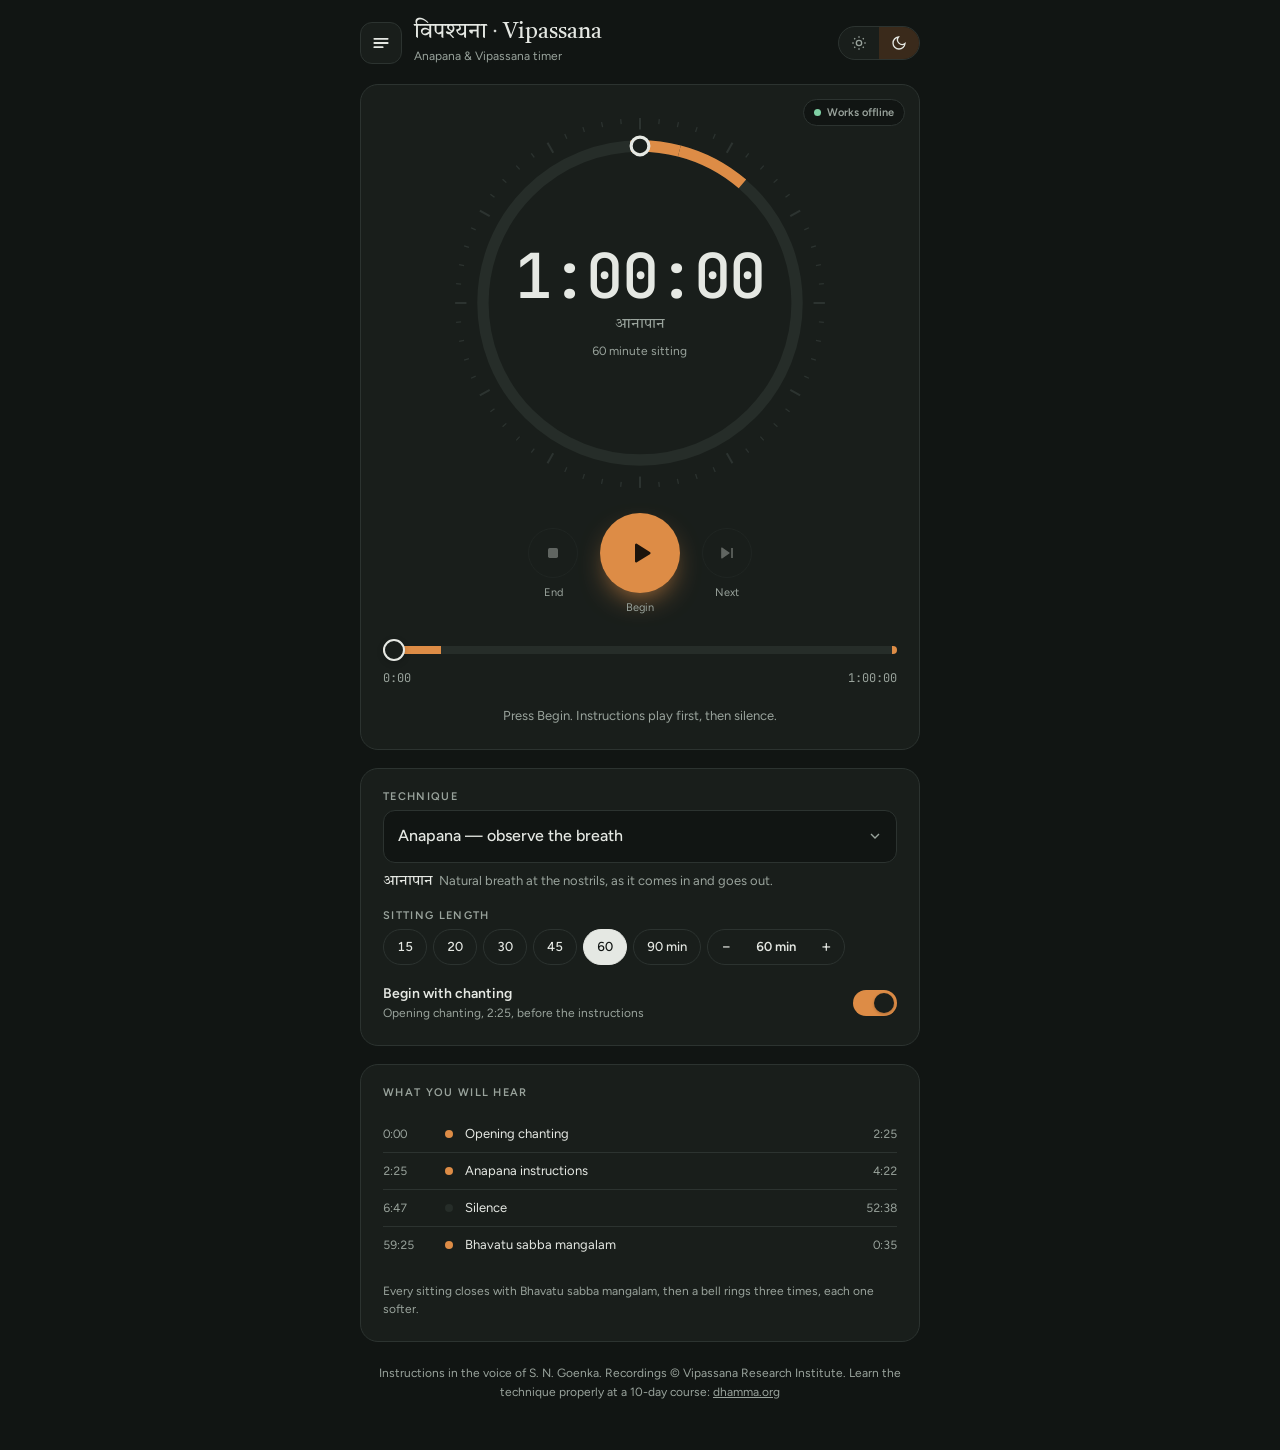
<file: index.html>
<!doctype html>
<html lang="en">
<head>
<meta charset="utf-8">
<meta name="viewport" content="width=device-width, initial-scale=1, viewport-fit=cover">
<title>Vipassana</title>
<meta name="description" content="Anapana and Vipassana sitting timer. Instructions at the start, silence in between, closing on time. Works offline.">
<meta name="theme-color" content="#111513" id="themeColor">
<link rel="manifest" href="manifest.webmanifest">
<link rel="icon" href="icons/icon-192.png" type="image/png">
<link rel="apple-touch-icon" href="icons/apple-touch-icon.png">
<meta name="apple-mobile-web-app-capable" content="yes">
<meta name="mobile-web-app-capable" content="yes">
<meta name="apple-mobile-web-app-title" content="Vipassana">
<meta name="application-name" content="Vipassana">
<meta name="apple-mobile-web-app-status-bar-style" content="default">
<link rel="preload" href="fonts/jetbrains-mono-latin-500-normal.woff2" as="font" type="font/woff2" crossorigin>
<link rel="stylesheet" href="styles.css">
</head>
<body>
<div class="shell">
  <header class="top">
    <button class="menubtn" id="menuBtn" aria-label="Open menu" aria-controls="drawer" aria-expanded="false"><svg viewBox="0 0 24 24" fill="none" stroke="currentColor" stroke-width="2.2" stroke-linecap="round"><path d="M4 7h16M4 12h16M4 17h10"/></svg></button>
    <div class="brand"><b>विपश्यना · Vipassana</b><span>Anapana &amp; Vipassana timer</span></div>
    <div class="theme" role="group" aria-label="Theme">
      <button id="thLight" aria-pressed="true" aria-label="Light theme"><svg viewBox="0 0 24 24" fill="none" stroke="currentColor" stroke-width="2"><circle cx="12" cy="12" r="4"/><path d="M12 2v2M12 20v2M4.9 4.9l1.4 1.4M17.7 17.7l1.4 1.4M2 12h2M20 12h2M4.9 19.1l1.4-1.4M17.7 6.3l1.4-1.4"/></svg></button>
      <button id="thDark" aria-pressed="false" aria-label="Dark theme"><svg viewBox="0 0 24 24" fill="none" stroke="currentColor" stroke-width="2"><path d="M21 12.8A9 9 0 1 1 11.2 3a7 7 0 0 0 9.8 9.8z"/></svg></button>
    </div>
  </header>

  <div class="installbar" id="installBar" hidden>
    <img src="icons/icon-192.png" alt="" width="40" height="40">
    <p id="installText"></p>
    <button class="installgo" id="installGo">Install</button>
    <button class="installx" id="installX" aria-label="Dismiss"><svg viewBox="0 0 24 24" fill="none" stroke="currentColor" stroke-width="2.2" stroke-linecap="round"><path d="M6 6l12 12M18 6L6 18"/></svg></button>
  </div>

  <main class="app">
    <section class="panel player" aria-label="Player">
      <div class="offbadge" id="offbadge"><span class="d"></span><span id="offbadgeText">Checking…</span></div>
      <div class="viz">
        <svg viewBox="0 0 300 300" aria-hidden="true">
          <circle class="breath" cx="150" cy="150" r="104"/>
          <g id="ticks"></g>
          <circle class="track" cx="150" cy="150" r="124"/>
          <g id="arcs"></g>
          <circle id="prog" class="prog" cx="150" cy="150" r="124" transform="rotate(-90 150 150)"/>
          <circle id="dot" class="dot" cx="150" cy="26" r="7"/>
        </svg>
        <div class="overlay">
          <div class="time" id="time" role="timer" aria-live="off">60:00</div>
          <div class="state" id="state"><span class="wave" aria-hidden="true"><i></i><i></i><i></i><i></i></span><span id="stateText">आनापान</span></div>
          <div class="sub" id="sub"></div>
        </div>
      </div>

      <div class="transport">
        <div class="tcol"><button class="round" id="end" aria-label="End sitting" disabled><svg viewBox="0 0 24 24" fill="currentColor"><rect x="6" y="6" width="12" height="12" rx="2"/></svg></button><span class="btnlabel">End</span></div>
        <div class="tcol"><button class="round play" id="play" aria-label="Begin sitting"><svg id="playIcon" viewBox="0 0 24 24" fill="currentColor"><path d="M8 5.5v13a1 1 0 0 0 1.5.9l10.4-6.5a1 1 0 0 0 0-1.8L9.5 4.6A1 1 0 0 0 8 5.5z"/></svg></button><span class="btnlabel" id="playLabel">Begin</span></div>
        <div class="tcol"><button class="round" id="skip" aria-label="Jump to next instruction" disabled><svg viewBox="0 0 24 24" fill="currentColor"><path d="M5 6.2v11.6a.8.8 0 0 0 1.2.7l8.6-5.8a.8.8 0 0 0 0-1.4L6.2 5.5a.8.8 0 0 0-1.2.7zM17 6h2v12h-2z"/></svg></button><span class="btnlabel">Next</span></div>
      </div>
      <div class="seekwrap">
        <input type="range" id="seek" min="0" max="3600" step="1" value="0" aria-label="Move to a point in the sitting">
        <div class="seektimes"><span id="seekAt">0:00</span><span id="seekEnd">60:00</span></div>
      </div>
      <div class="next" id="next" aria-live="polite">Press Begin. Instructions play first, then silence.</div>
    </section>

    <section class="panel setup" aria-label="Sitting settings">
      <div class="field">
        <label class="label" for="tech">Technique</label>
        <div class="selectwrap">
          <select id="tech">
            <option value="A">Anapana — observe the breath</option>
            <option value="V">Vipassana — observe sensations</option>
            <option value="AV">Anapana, then Vipassana</option>
            <option value="AVM">Anapana, Vipassana, then Maitri</option>
            <option value="FULL">Old Students Full Instructions 45 minutes</option>
          </select>
          <span class="selval" id="selval" aria-hidden="true"></span>
          <svg viewBox="0 0 24 24" fill="none" stroke="currentColor" stroke-width="2" aria-hidden="true"><path d="m6 9 6 6 6-6"/></svg>
        </div>
        <p class="techhint" id="techhint"></p>
      </div>

      <div class="field">
        <span class="label" id="lenLabel">Sitting length</span>
        <div class="chips" id="chips" role="group" aria-labelledby="lenLabel">
          <button class="chip" data-min="15">15</button><button class="chip" data-min="20">20</button>
          <button class="chip" data-min="30">30</button><button class="chip" data-min="45">45</button>
          <button class="chip" data-min="60">60</button><button class="chip" data-min="90">90 min</button>
          <span class="stepper"><button id="minus" aria-label="5 minutes less">−</button><output id="mins">60 min</output><button id="plus" aria-label="5 minutes more">+</button></span>
        </div>
      </div>


      <p class="fixednote" id="fixedNote" hidden>This option plays the complete recording, so its length is fixed.</p>
      <label class="toggle" id="chantRow" for="chant">
        <span><b>Begin with chanting</b><small id="chantLen"></small></span>
        <input type="checkbox" id="chant" role="switch">
      </label>

      <div class="warn" id="warn" hidden></div>
    </section>


    <section class="panel planpanel" aria-label="What you will hear">
      <span class="label">What you will hear</span>
      <ol class="plan" id="plan"></ol>
      <p class="endnote">Every sitting closes with Bhavatu sabba mangalam, then a bell rings three times, each one softer.</p>
    </section>

    <footer class="credit">
      Instructions in the voice of S. N. Goenka. Recordings © Vipassana Research Institute.
      Learn the technique properly at a 10-day course: <a href="https://www.dhamma.org" target="_blank" rel="noopener">dhamma.org</a>
    </footer>
  </main>
</div>
<!-- menu: the timer plus each section of the Vipassana concept -->
<div class="scrim" id="scrim" hidden></div>
<nav class="drawer" id="drawer" aria-label="Menu" hidden>
  <div class="drawerhead"><b>विपश्यना</b><button class="iconbtn" id="drawerClose" aria-label="Close menu"><svg viewBox="0 0 24 24" fill="none" stroke="currentColor" stroke-width="2.2" stroke-linecap="round"><path d="M6 6l12 12M18 6L6 18"/></svg></button></div>
  <button class="navitem" data-go="timer"><span class="ic"><svg viewBox="0 0 24 24" fill="none" stroke="currentColor" stroke-width="2"><circle cx="12" cy="13" r="8"/><path d="M12 9v4l2.5 2M9 2h6"/></svg></span><span><b>Sitting timer</b><small>Anapana, Vipassana, Maitri</small></span></button>
  <button class="navitem" id="installNav" hidden><span class="ic"><svg viewBox="0 0 24 24" fill="none" stroke="currentColor" stroke-width="2" stroke-linecap="round"><path d="M12 3v12M7 10l5 5 5-5M5 21h14"/></svg></span><span><b>Install app</b><small>Add Vipassana to your home screen</small></span></button>
  <span class="navlabel">Understand the practice</span>
  <button class="navitem" data-go="concept"><span class="ic">1</span><span><b>Concept</b><small>Reacting vs observing, two examples</small></span></button>
  <button class="navitem" data-go="vp"><span class="ic">2</span><span><b>Vipassana</b><small>Anapana, Vipassana and Maitri</small></span></button>
  <button class="navitem" data-go="hi"><span class="ic">3</span><span><b>History</b><small>How the technique came down to us</small></span></button>
  <button class="navitem" data-go="gu"><span class="ic">4</span><span><b>Gurus</b><small>The lineage of teachers</small></span></button>
  <button class="navitem" data-go="tt"><span class="ic">5</span><span><b>Timetable</b><small>A day on a 10-day course</small></span></button>
  <button class="navitem" data-go="fe"><span class="ic">6</span><span><b>Fees &amp; centres</b><small>How courses are run</small></span></button>
</nav>

<!-- a section opens over the timer, so a sitting keeps playing underneath -->
<section class="learn" id="learn" aria-label="Learn" hidden>
  <div class="learnbar">
    <button class="iconbtn" id="learnMenu" aria-label="Open menu"><svg viewBox="0 0 24 24" fill="none" stroke="currentColor" stroke-width="2.2" stroke-linecap="round"><path d="M4 7h16M4 12h16M4 17h10"/></svg></button>
    <b id="learnTitle">Concept</b>
    <button class="minitimer" id="miniTimer" hidden aria-label="Back to the timer"><span class="d"></span><span id="miniTime">0:00</span></button>
    <button class="iconbtn" id="learnClose" aria-label="Back to the timer"><svg viewBox="0 0 24 24" fill="none" stroke="currentColor" stroke-width="2.2" stroke-linecap="round"><path d="M6 6l12 12M18 6L6 18"/></svg></button>
  </div>
  <iframe id="learnFrame" title="Vipassana concept" allow="fullscreen" allowfullscreen></iframe>
</section>
<script src="app.js"></script>
</body>
</html>
</file>
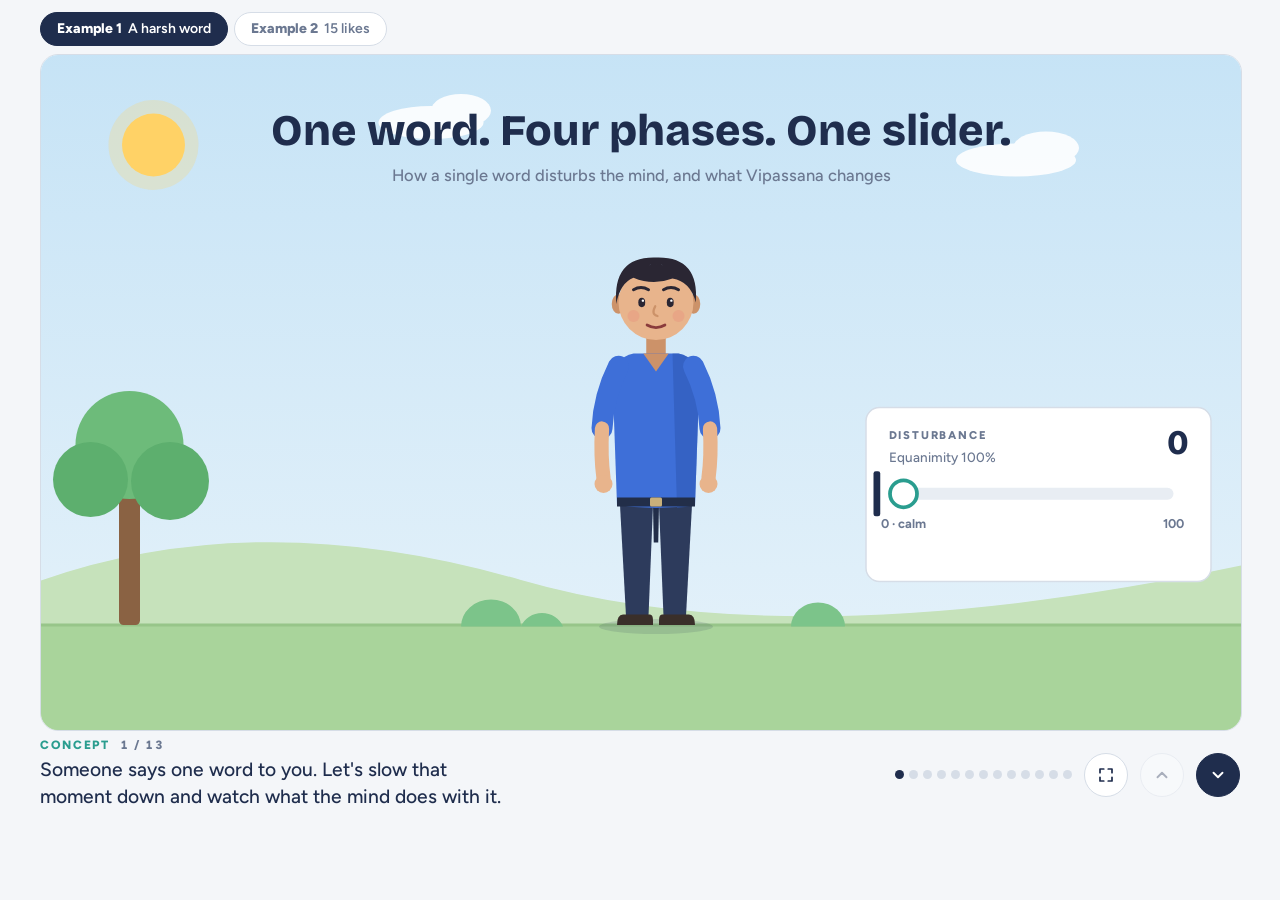
<file: learn.html>
<!doctype html><html><head><meta charset=utf8><meta name=viewport content="width=device-width,initial-scale=1,viewport-fit=cover"><style>:root{color-scheme:light;box-sizing:border-box;padding-top:env(safe-area-inset-top,0px);padding-bottom:env(safe-area-inset-bottom,0px)}html{scroll-padding-top:env(safe-area-inset-top,0px)}body{margin:0;padding:0;font:14px -apple-system,BlinkMacSystemFont,sans-serif;background:#fff;color:#000}img{max-width:100%}[hidden]:not([hidden=until-found i]){display:none!important}</style></head><body>
<style>
@font-face{font-family:"Bricolage Grotesque";src:url(fonts/bricolage-grotesque-latin-500-normal.woff2) format("woff2");font-weight:500;font-display:swap}
@font-face{font-family:"Bricolage Grotesque";src:url(fonts/bricolage-grotesque-latin-700-normal.woff2) format("woff2");font-weight:700;font-display:swap}
@font-face{font-family:"Bricolage Grotesque";src:url(fonts/bricolage-grotesque-latin-800-normal.woff2) format("woff2");font-weight:800;font-display:swap}
@font-face{font-family:"Figtree";src:url(fonts/figtree-latin-400-normal.woff2) format("woff2");font-weight:400;font-display:swap}
@font-face{font-family:"Figtree";src:url(fonts/figtree-latin-500-normal.woff2) format("woff2");font-weight:500;font-display:swap}
@font-face{font-family:"Figtree";src:url(fonts/figtree-latin-600-normal.woff2) format("woff2");font-weight:600;font-display:swap}
@font-face{font-family:"Figtree";src:url(fonts/figtree-latin-700-normal.woff2) format("woff2");font-weight:700;font-display:swap}
@font-face{font-family:"Figtree";src:url(fonts/figtree-latin-800-normal.woff2) format("woff2");font-weight:800;font-display:swap}
@font-face{font-family:"Caveat";src:url(fonts/caveat-latin-500-normal.woff2) format("woff2");font-weight:500;font-display:swap}
@font-face{font-family:"Caveat";src:url(fonts/caveat-latin-700-normal.woff2) format("woff2");font-weight:700;font-display:swap}
@font-face{font-family:"Tiro Devanagari Hindi";src:url(fonts/tiro-devanagari-hindi-devanagari-400-normal.woff2) format("woff2");unicode-range:U+0900-097F,U+1CD0-1CF9,U+200C-200D,U+20A8,U+20B9,U+25CC,U+A830-A839,U+A8E0-A8FF;font-display:swap}
@font-face{font-family:"Tiro Devanagari Hindi";src:url(fonts/tiro-devanagari-hindi-latin-400-normal.woff2) format("woff2");unicode-range:U+0000-00FF,U+2000-206F;font-display:swap}
</style>
<title>Vipassana Concept</title>
<meta name="claude:viewport-fit-sides" content="cover">
<style>
/* Layout: tab bar + example switcher, one 16:9 stage, caption + controls below. Light theme by choice. */
:root{
  color-scheme: light;
  --paper:#F4F6F9; --card:#FFFFFF; --ink:#1F2D4D; --muted:#6B7891; --line:#D6DDE7;
  --calm:#2A9D8F; --hot:#E0524A; --glow:#F0A93B;
  --f-display:"Bricolage Grotesque","Segoe UI",system-ui,sans-serif;
  --f-body:"Figtree","Segoe UI",system-ui,sans-serif;
  --f-hand:"Caveat","Comic Sans MS",cursive;
}
html,body{height:100%}
body{background:var(--paper);color:var(--ink);font-family:var(--f-body);display:flex;flex-direction:column;align-items:center;
  padding-left:max(16px,env(safe-area-inset-left,0px));padding-right:max(16px,env(safe-area-inset-right,0px));padding-block:12px;box-sizing:border-box;gap:10px}
.wrap{width:min(100%,calc((100vh - 150px)*16/9));display:flex;flex-direction:column;gap:8px}
.head{display:flex;align-items:flex-end;justify-content:space-between;gap:12px;flex-wrap:wrap;border-bottom:1.5px solid var(--line);padding-bottom:6px}
:fullscreen body,body:fullscreen{padding-block:8px}
.tabs{display:flex;gap:6px}
.tab{font:700 15px/1 var(--f-body);color:var(--muted);background:none;border:0;padding:10px 14px 12px;position:relative;cursor:pointer}
.tab[aria-selected="true"]{color:var(--ink)}
.tab[aria-selected="true"]::after{content:"";position:absolute;left:8px;right:8px;bottom:-7.5px;height:3px;border-radius:3px;background:var(--calm)}
.subtabs{display:flex;gap:6px;flex-wrap:wrap}
.sub{font:600 14px/1 var(--f-body);color:var(--muted);background:var(--card);border:1.5px solid var(--line);border-radius:999px;padding:9px 16px;cursor:pointer}
.sub[aria-selected="true"]{background:var(--ink);border-color:var(--ink);color:var(--card)}
.sub b{font-weight:800;margin-right:6px}
.tab:focus-visible,.sub:focus-visible,.ctrl:focus-visible,.dot:focus-visible{outline:2px solid var(--glow);outline-offset:2px}
.stage{width:100%;aspect-ratio:16/9;background:var(--card);border:1.5px solid var(--line);border-radius:18px;overflow:hidden;cursor:pointer;position:relative}
.stage svg[hidden]{display:none!important}
.stage svg{display:block;width:100%;height:100%;position:absolute;inset:0}
.stage.scroll{overflow-y:auto;overscroll-behavior:contain}
.stage.scroll #svg-tt{position:relative;height:auto}
.bar{display:flex;align-items:center;gap:18px;flex-wrap:wrap}
.cap{flex:1 1 320px;min-width:0}
.kicker{font:800 12px/1 var(--f-body);letter-spacing:.14em;text-transform:uppercase;color:var(--calm);display:flex;gap:10px}
.kicker .n{color:var(--muted);font-variant-numeric:tabular-nums}
.text{font:500 clamp(15px,1.5vw,20px)/1.4 var(--f-body);margin-top:6px;text-wrap:balance}
.ctrls{display:flex;align-items:center;gap:12px}
.dots{display:flex;gap:5px;flex-wrap:wrap;max-width:240px}
.dot{width:9px;height:9px;border-radius:50%;border:0;padding:0;background:var(--line);cursor:pointer}
.dot.done{background:var(--muted)} .dot.on{background:var(--ink)}
.ctrl{width:44px;height:44px;border-radius:50%;border:1.5px solid var(--line);background:var(--card);display:grid;place-items:center;cursor:pointer;color:var(--ink)}
.ctrl.primary{background:var(--ink);color:var(--card);border-color:var(--ink)}
.ctrl:disabled{opacity:.35;cursor:default}
/* svg text */
.t-label{font:800 15px var(--f-body);letter-spacing:.16em;fill:var(--muted)}
.t-title{font:700 27px var(--f-display);fill:var(--ink)}
.t-small{font:500 17px var(--f-body);fill:var(--muted)}
.t-body{font:600 18px var(--f-body);fill:var(--ink)}
.t-hand{font-family:var(--f-hand);font-weight:700;fill:var(--ink)}
.t-big{font:800 46px var(--f-display);fill:var(--ink);font-variant-numeric:tabular-nums}
.bx{fill:#fff;stroke:var(--ink);stroke-width:2.5}
#svg-vp *{pointer-events:none}
#svg-vp .vp-seg{pointer-events:auto}

/* --- added for the app --- */
.tabs{display:none}
.head{border-bottom:0;padding-bottom:0;justify-content:flex-start}
body:not([data-section="concept"]) .head{display:none}
/* leave room for the caption below the picture (and the example tabs on Concept) at every screen size */
.wrap{width:min(100%,calc((100dvh - 170px)*16/9))}
body[data-section="concept"] .wrap{width:min(100%,calc((100dvh - 225px)*16/9))}
/* dark theme, following the app's switch: the page goes dark; the drawings keep their colours (their text is dark ink on light scenery) and are dimmed a little */
html.dark{color-scheme:dark}
html.dark body{background:#111513;color:#E5E8E3}
html.dark .sub{background:#191E1B;border-color:#2C3330;color:#A3ADA6}
html.dark .sub[aria-selected="true"]{background:#E5E8E3;border-color:#E5E8E3;color:#111513}
html.dark .kicker{color:#5FC4B6}
html.dark .kicker .n{color:#99A39C}
html.dark .sidenav button{background:#191E1B;border-color:#2C3330;color:#E5E8E3}
html.dark body.rot .wrap{background:#111513}
html.dark .text{color:#E5E8E3}
html.dark .ctrl{background:#191E1B;border-color:#2C3330;color:#E5E8E3}
html.dark .ctrl.primary{background:#E5E8E3;border-color:#E5E8E3;color:#111513}
html.dark .dot{background:#2F3733}
html.dark .dot.done{background:#6F7A73}
html.dark .dot.on{background:#E5E8E3}
html.dark .stage{border-color:#2C3330;filter:brightness(.88)}
@media (max-width:760px) and (orientation:portrait){
  body{padding-block:10px;gap:8px;justify-content:flex-start}
  .wrap,body[data-section] .wrap{width:100%;gap:10px}
  .stage{border-radius:12px}
  .sub{padding:8px 12px;font-size:13px}
  .bar{gap:12px}
  .cap{flex-basis:100%}
  .ctrls{width:100%;justify-content:space-between}
  .dots{max-width:none;flex:1}
  .text{font-size:15px}
  body .rotbtn{display:flex}
}


.sidenav{display:none;grid-area:nav;justify-content:space-between;gap:8px}
.sidenav button{width:38px;height:38px;border-radius:10px;border:1.5px solid var(--line);background:var(--card);color:var(--ink);display:grid;place-items:center;cursor:pointer}
.sidenav svg{width:18px;height:18px}
.rotbtn{display:none;align-items:center;justify-content:center;gap:8px;width:100%;border:0;border-radius:12px;padding:12px 14px;background:var(--calm);color:#fff;font:700 15px/1.2 var(--f-body);cursor:pointer}
.rotbtn svg{flex:none}
@media (max-height:520px) and (orientation:landscape){
body[data-section]{--W:100vw;--H:100dvh}

body[data-section]{padding:0;overflow:hidden;--side:clamp(150px, calc(var(--W) - (var(--H) - 16px) * 16 / 9 - 40px), 300px)}
body[data-section] .wrap{display:grid;grid-template-columns:auto var(--side);grid-template-rows:auto auto minmax(0,1fr);grid-template-areas:"stage nav" "stage head" "stage bar";column-gap:12px;row-gap:8px;width:var(--W);height:var(--H);max-width:none;padding:8px 10px 8px 8px;box-sizing:border-box;align-items:start}
body[data-section] .stage{grid-area:stage;align-self:center;width:min(calc((var(--H) - 16px) * 16 / 9), calc(var(--W) - 30px - var(--side)));height:auto;aspect-ratio:16/9;border-radius:12px}
body[data-section] .head{grid-area:head;border:0;padding:0;margin:0}
body[data-section] .subtabs{flex-direction:column;align-items:stretch;gap:6px;width:100%}
body[data-section] .sub{padding:7px 10px;font-size:12px;text-align:left}
body[data-section] .sub b{display:block;margin:0 0 2px}
body[data-section] .bar{grid-area:bar;display:flex;flex-direction:column;flex-wrap:nowrap;align-items:stretch;gap:8px;height:100%;min-height:0}
body[data-section] .cap{flex:1 1 auto;min-height:0;overflow-y:auto}
body[data-section] .text{font-size:13px;line-height:1.4;margin-top:4px;display:block;overflow:visible}
body[data-section] .kicker{font-size:10px;flex-wrap:wrap;gap:6px}
body[data-section] .ctrls{width:auto;justify-content:space-between;gap:6px;flex:none}
body[data-section] .dots{display:none}
body[data-section] .ctrl{width:40px;height:40px}
body[data-section] .sidenav{display:flex}
body[data-section] .rotbtn{display:none}
}
body.rot{--W:100dvh;--H:100vw;overflow:hidden}
body[data-section].rot .wrap{position:fixed;top:0;left:0;z-index:5;background:var(--paper);transform-origin:top left;transform:translateX(100vw) rotate(90deg)}

body[data-section].rot{padding:0;overflow:hidden;--side:clamp(150px, calc(var(--W) - (var(--H) - 16px) * 16 / 9 - 40px), 300px)}
body[data-section].rot .wrap{display:grid;grid-template-columns:auto var(--side);grid-template-rows:auto auto minmax(0,1fr);grid-template-areas:"stage nav" "stage head" "stage bar";column-gap:12px;row-gap:8px;width:var(--W);height:var(--H);max-width:none;padding:8px 10px 8px 8px;box-sizing:border-box;align-items:start}
body[data-section].rot .stage{grid-area:stage;align-self:center;width:min(calc((var(--H) - 16px) * 16 / 9), calc(var(--W) - 30px - var(--side)));height:auto;aspect-ratio:16/9;border-radius:12px}
body[data-section].rot .head{grid-area:head;border:0;padding:0;margin:0}
body[data-section].rot .subtabs{flex-direction:column;align-items:stretch;gap:6px;width:100%}
body[data-section].rot .sub{padding:7px 10px;font-size:12px;text-align:left}
body[data-section].rot .sub b{display:block;margin:0 0 2px}
body[data-section].rot .bar{grid-area:bar;display:flex;flex-direction:column;flex-wrap:nowrap;align-items:stretch;gap:8px;height:100%;min-height:0}
body[data-section].rot .cap{flex:1 1 auto;min-height:0;overflow-y:auto}
body[data-section].rot .text{font-size:13px;line-height:1.4;margin-top:4px;display:block;overflow:visible}
body[data-section].rot .kicker{font-size:10px;flex-wrap:wrap;gap:6px}
body[data-section].rot .ctrls{width:auto;justify-content:space-between;gap:6px;flex:none}
body[data-section].rot .dots{display:none}
body[data-section].rot .ctrl{width:40px;height:40px}
body[data-section].rot .sidenav{display:flex}
body[data-section].rot .rotbtn{display:none}
</style>

<div class="wrap">
  <div class="head">
    <nav class="tabs" role="tablist" aria-label="Sections"><button class="tab" role="tab" data-tab="concept" aria-selected="true">Concept</button><button class="tab" role="tab" data-tab="vp" aria-selected="false">Vipassana</button><button class="tab" role="tab" data-tab="hi" aria-selected="false">History</button><button class="tab" role="tab" data-tab="gu" aria-selected="false">Gurus</button><button class="tab" role="tab" data-tab="tt" aria-selected="false">Timetable</button><button class="tab" role="tab" data-tab="fe" aria-selected="false">Fees &amp; centres</button></nav>
    <div class="subtabs" role="tablist" aria-label="Examples">
      <button class="sub" role="tab" data-deck="e1" aria-selected="true"><b>Example 1</b>A harsh word</button>
      <button class="sub" role="tab" data-deck="e2" aria-selected="false"><b>Example 2</b>15 likes</button>
    </div>
  </div>
  <div class="stage" id="stage">
    <svg id="svg-e1" viewBox="0 0 1600 900" xmlns="http://www.w3.org/2000/svg" role="img" aria-label="Example 1: a harsh word"></svg>
    <svg id="svg-e2" viewBox="0 0 1600 900" xmlns="http://www.w3.org/2000/svg" role="img" aria-label="Example 2: fifteen likes"></svg>
    <svg id="svg-vp" viewBox="0 0 1600 900" xmlns="http://www.w3.org/2000/svg" role="img" aria-label="Anapana, Vipassana and Maitri"></svg>
    <svg id="svg-hi" viewBox="0 0 1600 900" xmlns="http://www.w3.org/2000/svg" role="img" aria-label="History of Vipassana"></svg>
    <svg id="svg-gu" viewBox="0 0 1600 900" xmlns="http://www.w3.org/2000/svg" role="img" aria-label="Lineage of teachers"></svg>
    <svg id="svg-tt" viewBox="0 0 1600 900" xmlns="http://www.w3.org/2000/svg" role="img" aria-label="Daily timetable"></svg>
    <svg id="svg-fe" viewBox="0 0 1600 900" xmlns="http://www.w3.org/2000/svg" role="img" aria-label="Fees and centres"></svg>
  </div>
  <div class="bar">
    <div class="cap" aria-live="polite">
      <div class="kicker"><span id="kick"></span><span class="n" id="num"></span></div>
      <div class="text" id="capText"></div>
    </div>
    <div class="ctrls">
      <div class="dots" id="dots"></div>
      <button class="ctrl" id="fs" aria-label="Full screen" title="Full screen (F)"><svg width="18" height="18" viewBox="0 0 24 24" fill="none" stroke="currentColor" stroke-width="2.3" stroke-linecap="round" stroke-linejoin="round"><path d="M4 9V4h5M20 9V4h-5M4 15v5h5M20 15v5h-5"/></svg></button>
      <button class="ctrl" id="prev" aria-label="Previous step"><svg width="18" height="18" viewBox="0 0 24 24" fill="none" stroke="currentColor" stroke-width="2.5" stroke-linecap="round" stroke-linejoin="round"><path d="M6 15l6-6 6 6"/></svg></button>
      <button class="ctrl primary" id="next" aria-label="Next step"><svg width="18" height="18" viewBox="0 0 24 24" fill="none" stroke="currentColor" stroke-width="2.5" stroke-linecap="round" stroke-linejoin="round"><path d="M6 9l6 6 6-6"/></svg></button>
    </div>
  </div>
</div>

<script src="vendor/gsap.min.js"></script>
<script>
(function(){
const C={ink:"#1F2D4D",calm:"#2A9D8F",hot:"#E0524A",amb:"#F0A93B",muted:"#6B7891",
  skin:"#E8B48C",skinS:"#CC9269",hair:"#2A2633",blush:"#E98C7C",lip:"#8A3B3B",
  heroShirt:"#3E6FD8",heroShirtS:"#2F58B4",heroPants:"#2D3B5C",heroPantsS:"#222E49",shoes:"#3A2F2A",
  spkShirt:"#9A6BD0",spkShirtS:"#7C52B2",spkPants:"#59627A",spkPantsS:"#474F64",spkHair:"#4A3426",spkSkin:"#D9A27A",spkSkinS:"#BC855E",
  momSaree:"#D2467A",momSareeS:"#A93460",momBorder:"#F0A93B",momBlouse:"#7A2E5B",momSkin:"#DCA47F",momSkinS:"#C08861",momHair:"#3B3540"};
const HERO={skin:C.skin,skinS:C.skinS,hair:C.hair,shirt:C.heroShirt,shirtS:C.heroShirtS,pants:C.heroPants,pantsS:C.heroPantsS,shoes:C.shoes,hairStyle:"short"};

/* ================= drawing kit ================= */
function defs(p){return `<defs>
<radialGradient id="${p}-red"><stop offset="0" stop-color="#E0524A" stop-opacity=".9"/><stop offset=".55" stop-color="#E0524A" stop-opacity=".45"/><stop offset="1" stop-color="#E0524A" stop-opacity="0"/></radialGradient>
<radialGradient id="${p}-amb"><stop offset="0" stop-color="#F0A93B" stop-opacity=".95"/><stop offset="1" stop-color="#F0A93B" stop-opacity="0"/></radialGradient>
<radialGradient id="${p}-tealGlow"><stop offset="0" stop-color="#2A9D8F" stop-opacity=".35"/><stop offset="1" stop-color="#2A9D8F" stop-opacity="0"/></radialGradient>
<linearGradient id="${p}-meterGrad" x1="1150" x2="1510" y1="0" y2="0" gradientUnits="userSpaceOnUse"><stop offset="0" stop-color="#2A9D8F"/><stop offset=".5" stop-color="#F0A93B"/><stop offset="1" stop-color="#E0524A"/></linearGradient>
<linearGradient id="${p}-beam" x1="0" y1="1" x2="0" y2="0"><stop offset="0" stop-color="#7FD8EC" stop-opacity=".85"/><stop offset="1" stop-color="#7FD8EC" stop-opacity=".08"/></linearGradient>
<linearGradient id="${p}-reelSky" x1="0" y1="0" x2="0" y2="1"><stop offset="0" stop-color="#5EC6E3"/><stop offset="1" stop-color="#CFF3F3"/></linearGradient>
<linearGradient id="${p}-parkSky" x1="0" y1="0" x2="0" y2="1"><stop offset="0" stop-color="#BFE0F5"/><stop offset="1" stop-color="#EEF6FB"/></linearGradient>
<clipPath id="${p}-dbClip"><rect x="152" y="66" width="136" height="72" rx="8"/></clipPath>
<clipPath id="${p}-scr"><rect x="812" y="258" width="226" height="454" rx="24"/></clipPath>
</defs>`}

function head(o,x,y){
  const hs=o.hairStyle||"short"; let back="",cap="",extra="";
  if(hs==="bun"){
    back=`<circle cx="${x+4}" cy="${y-52}" r="25" fill="${o.hair}"/>`;
    cap=`<path d="M${x-52},${y+8} Q${x-58},${y-60} ${x},${y-58} Q${x+58},${y-60} ${x+52},${y+8} Q${x+46},${y-30} ${x+2},${y-36} Q${x-44},${y-30} ${x-52},${y+8} Z" fill="${o.hair}"/>
      <path d="M${x+2},${y-57} L${x+2},${y-38}" stroke="#6E6774" stroke-width="2"/>
      <path d="M${x-42},${y-36} q12,-15 32,-17" stroke="#9A93A0" stroke-width="3.5" fill="none" stroke-linecap="round"/>`;
    extra=`<circle cx="${x}" cy="${y-25}" r="3.8" fill="${C.hot}"/>`;
  } else if(hs==="side"){
    cap=`<path d="M${x-53},${y-2} Q${x-52},${y-66} ${x+8},${y-62} Q${x+62},${y-58} ${x+53},${y} Q${x+46},${y-34} ${x+10},${y-40} Q${x-28},${y-44} ${x-53},${y-2} Z" fill="${o.hair}"/>`;
    extra=o.noMustache?"":`<path d="M${x-15},${y+22} q15,-7 30,0" stroke="${o.hair}" stroke-width="5.5" stroke-linecap="round" fill="none"/>`;
  } else if(hs==="shaved"){
    cap=`<path d="M${x-49},${y-8} Q${x-46},${y-50} ${x},${y-50} Q${x+46},${y-50} ${x+49},${y-8} Q${x},${y-36} ${x-49},${y-8} Z" fill="${o.hair}" opacity=".18"/>`;
  } else if(hs==="curls"){
    back=`<ellipse cx="${x}" cy="${y-58}" rx="24" ry="18" fill="${o.hair}"/>`;
    cap=`<path d="M${x-52},${y-2} Q${x-56},${y-60} ${x},${y-60} Q${x+56},${y-60} ${x+52},${y-2} Q${x+30},${y-30} ${x},${y-32} Q${x-30},${y-30} ${x-52},${y-2} Z" fill="${o.hair}"/>`+
      [[-30,-40],[-14,-48],[2,-50],[18,-48],[34,-40],[-38,-24],[-22,-38],[-6,-40],[10,-40],[26,-38],[42,-24],[-6,-66],[8,-66],[-14,-58],[16,-58]].map(([a,b])=>`<circle cx="${x+a}" cy="${y+b}" r="4.2" fill="#3E5079"/>`).join("");
  } else if(hs==="wrap"){
    cap=`<path d="M${x-53},${y+4} Q${x-56},${y-30} ${x-46},${y-30} L${x+46},${y-30} Q${x+56},${y-30} ${x+53},${y+4} Q${x+48},${y-18} ${x},${y-20} Q${x-48},${y-18} ${x-53},${y+4} Z" fill="${o.hair}"/>
      <path d="M${x-54},${y-12} Q${x-56},${y-68} ${x},${y-68} Q${x+56},${y-68} ${x+54},${y-12} Q${x},${y-30} ${x-54},${y-12} Z" fill="${o.wrapColor}" stroke="#C9B9C2" stroke-width="2"/>
      <path d="M${x-44},${y-30} Q${x},${y-50} ${x+44},${y-30} M${x-40},${y-46} Q${x},${y-62} ${x+40},${y-46}" stroke="#D8C8D0" stroke-width="2" fill="none"/>
      <ellipse cx="${x+50}" cy="${y-44}" rx="17" ry="11" fill="${o.wrapColor}" stroke="#C9B9C2" stroke-width="2"/><path d="M${x+60},${y-50} q22,-14 34,-4" stroke="${o.wrapColor}" stroke-width="9" fill="none" stroke-linecap="round"/>`;
  } else {
    cap=`<path d="M${x-53},${y+2} Q${x-58},${y-62} ${x},${y-60} Q${x+58},${y-62} ${x+53},${y} Q${x+46},${y-28} ${x+22},${y-32} Q${x-4},${y-22} ${x-30},${y-33} Q${x-48},${y-26} ${x-53},${y+2} Z" fill="${o.hair}"/>`;
  }
  const open=o.eyes!=="closed";
  const glasses=o.glasses?`<rect x="${x-32}" y="${y-10}" width="25" height="18" rx="6" fill="#1F2433"/><rect x="${x+7}" y="${y-10}" width="25" height="18" rx="6" fill="#1F2433"/><path d="M${x-7},${y-3} h14" stroke="#1F2433" stroke-width="3"/>`:"";
  return `${back}
  <ellipse cx="${x-50}" cy="${y+(o.urna?10:2)}" rx="9" ry="${o.urna?22:13}" fill="${o.skinS}"/><ellipse cx="${x+50}" cy="${y+(o.urna?10:2)}" rx="9" ry="${o.urna?22:13}" fill="${o.skinS}"/>
  <circle cx="${x}" cy="${y}" r="50" fill="${o.skin}"/>
  ${cap}
  <circle cx="${x-30}" cy="${y+18}" r="8" fill="${C.blush}" opacity=".35"/><circle cx="${x+30}" cy="${y+18}" r="8" fill="${C.blush}" opacity=".35"/>
  <g class="eyes-open" opacity="${open?1:0}"><ellipse cx="${x-19}" cy="${y}" rx="4.6" ry="6.2" fill="${C.hair}"/><ellipse cx="${x+19}" cy="${y}" rx="4.6" ry="6.2" fill="${C.hair}"/><circle cx="${x-17.5}" cy="${y-2.5}" r="1.6" fill="#fff"/><circle cx="${x+20.5}" cy="${y-2.5}" r="1.6" fill="#fff"/></g>
  <g class="eyes-closed" opacity="${open?0:1}"><path d="M${x-26},${y} q7,6 14,0 M${x+12},${y} q7,6 14,0" fill="none" stroke="${C.hair}" stroke-width="3.5" stroke-linecap="round"/></g>
  ${glasses}
  <path class="brow-l" d="M${x-30},${y-17} q10,-6 20,0" fill="none" stroke="${o.hair}" stroke-width="4" stroke-linecap="round"/>
  <path class="brow-r" d="M${x+10},${y-17} q10,-6 20,0" fill="none" stroke="${o.hair}" stroke-width="4" stroke-linecap="round"/>
  <path d="M${x-1},${y+5} q-6,11 3,13" fill="none" stroke="${o.skinS}" stroke-width="3" stroke-linecap="round"/>
  <path class="m-calm" d="M${x-12},${y+30} q12,7 24,0" fill="none" stroke="${C.lip}" stroke-width="3.5" stroke-linecap="round"/>
  <path class="m-frown" d="M${x-12},${y+35} q12,-8 24,0" fill="none" stroke="${C.lip}" stroke-width="3.5" stroke-linecap="round" opacity="0"/>
  <ellipse class="m-talk" cx="${x}" cy="${y+32}" rx="8" ry="2" fill="${C.lip}" opacity="0"/>
  ${o.old?`<path d="M${x-18},${y-28} q18,-5 36,0 M${x-13},${y-36} q13,-4 26,0 M${x-36},${y+12} q4,8 0,16 M${x+36},${y+12} q-4,8 0,16" stroke="${o.skinS}" stroke-width="2.2" fill="none" stroke-linecap="round"/>`:""}
  ${o.urna?`<circle cx="${x}" cy="${y-14}" r="3.2" fill="${o.skinS}"/>`:""}
  ${extra}${o.headExtra?o.headExtra(x,y):""}`;
}
const lim=(d,c,w)=>`<path d="${d}" fill="none" stroke="${c}" stroke-width="${w}" stroke-linecap="round" stroke-linejoin="round"/>`;
const shoes=c=>`<path d="M-44,-14 L-8,-14 Q-4,-14 -4,-6 L-4,0 L-52,0 Q-52,-14 -44,-14 Z" fill="${c}"/><path d="M8,-14 L44,-14 Q52,-14 52,0 L4,0 L4,-6 Q4,-14 8,-14 Z" fill="${c}"/>`;
const shadow=(rx=76)=>`<ellipse cx="0" cy="2" rx="${rx}" ry="10" fill="#1F2D4D" opacity=".13"/>`;

function standing(o){
  const arm=s=>{
    if(o.gesture&&s===1) return lim("M50,-345 Q74,-318 86,-288",o.shirt,28)+lim("M86,-288 Q110,-298 124,-326",o.skin,19)+`<circle cx="127" cy="-331" r="12" fill="${o.skin}"/>`+(o.handItem||"");
    return lim(`M${50*s},-345 Q${70*s},-305 ${72*s},-262`,o.shirt,28)+lim(`M${72*s},-262 Q${74*s},-225 ${70*s},-196`,o.skin,19)+`<circle cx="${70*s}" cy="-188" r="12" fill="${o.skin}"/>`;
  };
  return `<g transform="translate(${o.cx},${o.base})"><g id="${o.p}">${shadow()}
  <path d="M-48,-160 L-4,-160 L-10,-12 L-40,-12 Z" fill="${o.pants}"/><path d="M4,-160 L48,-160 L40,-12 L10,-12 Z" fill="${o.pants}"/>
  <path d="M-4,-160 L4,-160 L3,-110 L-3,-110 Z" fill="${o.pantsS}"/>
  ${shoes(o.shoes)}
  <rect x="-13" y="-392" width="26" height="36" fill="${o.skinS}"/>
  <path d="M-58,-330 Q-56,-356 -30,-362 L30,-362 Q56,-356 58,-330 L52,-160 Q0,-152 -52,-160 Z" fill="${o.shirt}"/>
  <path d="M22,-362 L30,-362 Q56,-356 58,-330 L52,-160 Q38,-157 28,-156 Z" fill="${o.shirtS}" opacity=".55"/>
  <path d="M-17,-362 L0,-338 L17,-362 Z" fill="${o.skinS}"/>
  <path d="M-52,-170 L52,-170 L52,-158 L-52,-158 Z" fill="${o.pantsS}"/><rect x="-8" y="-170" width="16" height="12" rx="2" fill="#C9B07A"/>
  ${arm(-1)}${arm(1)}
  ${head(o,0,-430)}
  </g></g>`;
}
function mother(o){
  return `<g transform="translate(${o.cx},${o.base})"><g id="${o.p}">${shadow(84)}
  <path d="M-50,-250 Q-76,-100 -72,0 L72,0 Q76,-100 50,-250 Z" fill="${C.momSaree}"/>
  <path d="M-16,-240 L-24,-16 M8,-240 L10,-16 M28,-240 L40,-16" stroke="${C.momSareeS}" stroke-width="3" opacity=".7"/>
  <path d="M-73,-18 L73,-18 L72,0 L-72,0 Z" fill="${C.momBorder}"/>
  <path d="M-50,-266 L50,-266 L50,-244 L-50,-244 Z" fill="${o.skin}"/>
  <rect x="-13" y="-392" width="26" height="36" fill="${o.skinS}"/>
  <path d="M-54,-330 Q-52,-356 -28,-362 L28,-362 Q52,-356 54,-330 L50,-266 L-50,-266 Z" fill="${C.momBlouse}"/>
  <path d="M-17,-362 L0,-342 L17,-362 Z" fill="${o.skinS}"/>
  ${lim("M-50,-345 Q-62,-325 -66,-304",C.momBlouse,26)}${lim("M-66,-304 Q-74,-252 -66,-206",o.skin,18)}<circle cx="-65" cy="-198" r="11" fill="${o.skin}"/>
  <path d="M22,-366 L54,-350 L-30,-146 L-62,-176 Z" fill="${C.momSaree}"/>
  <path d="M54,-350 L-30,-146" stroke="${C.momBorder}" stroke-width="8"/>
  ${lim("M50,-345 Q64,-325 72,-306",C.momBlouse,26)}${lim("M72,-306 Q100,-300 120,-324",o.skin,18)}<circle cx="124" cy="-329" r="11" fill="${o.skin}"/>
  <path d="M108,-318 a14,6 -30 0 0 16,-12" stroke="${C.momBorder}" stroke-width="4" fill="none"/>
  ${head(o,0,-430)}
  </g></g>`;
}
function seatedSofa(o){
  const arm=s=>lim(`M${50*s},-316 Q${72*s},-272 ${64*s},-236`,o.shirt,26)+lim(`M${64*s},-236 Q${44*s},-214 ${16*s},-218`,o.skin,19);
  return `<g transform="translate(${o.cx},${o.base})"><g id="${o.p}">${shadow(70)}
  <path d="M-74,-116 L-36,-116 L-46,-12 L-72,-12 Z" fill="${o.pantsS}"/><path d="M36,-116 L74,-116 L72,-12 L46,-12 Z" fill="${o.pantsS}"/>
  <g transform="translate(-24,0)"><path d="M-44,-14 L-8,-14 Q-4,-14 -4,-6 L-4,0 L-52,0 Q-52,-14 -44,-14 Z" fill="${o.shoes}"/></g><g transform="translate(24,0)"><path d="M8,-14 L44,-14 Q52,-14 52,0 L4,0 L4,-6 Q4,-14 8,-14 Z" fill="${o.shoes}"/></g>
  <path d="M-54,-150 Q0,-160 54,-150 L82,-120 Q0,-100 -82,-120 Z" fill="${o.pants}"/>
  <ellipse cx="-54" cy="-120" rx="32" ry="18" fill="${o.pants}"/><ellipse cx="54" cy="-120" rx="32" ry="18" fill="${o.pants}"/>
  <ellipse cx="-54" cy="-127" rx="18" ry="7" fill="#fff" opacity=".14"/><ellipse cx="54" cy="-127" rx="18" ry="7" fill="#fff" opacity=".14"/>
  <path d="M-30,-104 Q0,-96 30,-104" stroke="${o.pantsS}" stroke-width="3" fill="none"/>
  <rect x="-12" y="-354" width="24" height="34" fill="${o.skinS}"/>
  <path d="M-56,-300 Q-54,-326 -30,-332 L30,-332 Q54,-326 56,-300 L52,-138 Q0,-130 -52,-138 Z" fill="${o.shirt}"/>
  <path d="M22,-332 L30,-332 Q54,-326 56,-300 L52,-138 Q38,-135 28,-134 Z" fill="${o.shirtS}" opacity=".55"/>
  <path d="M-16,-332 L0,-310 L16,-332 Z" fill="${o.skinS}"/>
  <rect x="-21" y="-270" width="42" height="66" rx="8" fill="#22283A"/>
  <rect class="phone-scr" x="-17" y="-265" width="34" height="56" rx="5" fill="#8FDCEC"/>
  ${arm(-1)}${arm(1)}
  <circle cx="-16" cy="-218" r="11" fill="${o.skin}"/><circle cx="16" cy="-218" r="11" fill="${o.skin}"/>
  ${head(o,0,-390)}
  </g></g>`;
}
function meditating(o){
  const arm=s=>lim(`M${50*s},-288 Q${80*s},-232 ${88*s},-178`,o.shirt,26)+lim(`M${88*s},-178 Q${98*s},-128 ${96*s},-94`,o.skin,19)+`<circle cx="${96*s}" cy="-86" r="12" fill="${o.skin}"/>`;
  return `<g transform="translate(${o.cx},${o.base})"><g id="${o.p}">${shadow(150)}
  <ellipse cx="0" cy="-16" rx="140" ry="26" fill="#C7B3E6"/><ellipse cx="0" cy="-22" rx="128" ry="16" fill="#D7C8EE"/>
  <path d="M-140,-38 Q-128,-94 -40,-96 L40,-96 Q128,-94 140,-38 Q128,-10 0,-12 Q-128,-10 -140,-38 Z" fill="${o.pants}"/>
  <path d="M-96,-56 Q0,-34 96,-56" stroke="${o.pantsS}" stroke-width="3.5" fill="none"/>
  <ellipse cx="-50" cy="-44" rx="22" ry="10" fill="${o.skin}"/><ellipse cx="50" cy="-44" rx="22" ry="10" fill="${o.skin}"/>
  <rect x="-12" y="-326" width="24" height="34" fill="${o.skinS}"/>
  <path d="M-56,-272 Q-54,-298 -30,-304 L30,-304 Q54,-298 56,-272 L52,-88 Q0,-80 -52,-88 Z" fill="${o.shirt}"/>
  <path d="M22,-304 L30,-304 Q54,-298 56,-272 L52,-88 Q38,-85 28,-84 Z" fill="${o.shirtS}" opacity=".55"/>
  <path d="M-16,-304 L0,-282 L16,-304 Z" fill="${o.skinS}"/>
  ${arm(-1)}${arm(1)}
  ${head({...o,eyes:"closed"},0,-360)}
  </g></g>`;
}
function bed(p,o){
  return `<g id="${p}">
  <ellipse cx="808" cy="764" rx="270" ry="12" fill="#000" opacity=".18"/>
  <rect x="552" y="556" width="34" height="206" rx="9" fill="#9C6B4A"/><rect x="1040" y="622" width="28" height="140" rx="8" fill="#9C6B4A"/>
  <rect x="566" y="690" width="490" height="38" rx="8" fill="#85593D"/>
  <rect x="584" y="646" width="468" height="52" rx="14" fill="#F3F5F9"/>
  <ellipse cx="640" cy="634" rx="52" ry="22" fill="#FFFFFF"/>
  <g transform="rotate(-90 652 604)">${head({...o,eyes:"open"},652,604)}</g>
  <path d="M694,606 Q760,584 1046,602 L1050,694 L694,694 Q684,650 694,606 Z" fill="#6E95E6"/>
  <path d="M760,590 L766,694 M840,588 L844,694 M920,592 L922,694 M1000,598 L1000,694" stroke="#5A80D4" stroke-width="10" opacity=".6"/>
  <path d="M694,606 Q760,584 1046,602" stroke="#E7EEFC" stroke-width="10" fill="none" stroke-linecap="round"/>
  </g>`;
}
function brain(p,x,y){
  return `<circle id="${p}-brainGlow" cx="${x}" cy="${y}" r="46" fill="url(#${p}-amb)" opacity="0"/>
  <g id="${p}-brain" opacity="0"><g transform="translate(${x},${y}) scale(.72)">
  <path d="M-30,6 C-38,-8 -26,-20 -13,-16 C-9,-26 9,-26 13,-16 C26,-20 38,-8 30,6 C35,16 22,24 11,20 C7,27 -7,27 -11,20 C-22,24 -35,16 -30,6 Z" fill="#FBD7D2" stroke="#D9675A" stroke-width="3.5"/>
  <path d="M0,-22 L0,22 M-22,-2 q8,-7 15,1 M8,0 q8,-8 16,0 M-18,12 q6,-5 12,0" fill="none" stroke="#D9675A" stroke-width="3" stroke-linecap="round"/></g></g>`;
}
const wavesM=p=>`<g id="${p}-waves">${[0,1,2].map(()=>`<path class="wave" d="M0,-36 Q24,0 0,36" fill="none" stroke="${C.ink}" stroke-width="5" stroke-linecap="round" opacity="0"/>`).join("")}</g>`;
function box(p,i,x,y,w,title,content){
  return `<g transform="translate(${x},${y})"><g id="${p}-box${i}"><rect class="bx" width="${w}" height="150" rx="16"/>
  <text x="18" y="30" class="t-label">PHASE ${i}</text><text x="18" y="60" class="t-title">${title}</text>${content}</g></g>`;
}
function meter(p){
  return `<g id="${p}-meter">
  <rect x="1100" y="470" width="460" height="232" rx="18" fill="#fff" stroke="#D6DDE7" stroke-width="2"/>
  <text x="1130" y="512" class="t-label">DISTURBANCE</text>
  <text id="${p}-eq" x="1130" y="542" class="t-small" style="font-size:18px">Equanimity 100%</text>
  <text id="${p}-val" x="1530" y="532" text-anchor="end" class="t-big">0</text>
  <rect x="1110" y="555" width="9" height="60" rx="3" fill="${C.ink}"/>
  <rect x="1150" y="577" width="360" height="16" rx="8" fill="#E8EDF3"/>
  <rect id="${p}-fill" x="1150" y="577" width="0" height="16" rx="8" fill="url(#${p}-meterGrad)"/>
  <path id="${p}-spring" fill="none" stroke="${C.calm}" stroke-width="4" stroke-linejoin="round" stroke-linecap="round" opacity="0"/>
  <circle id="${p}-knob" cx="1150" cy="585" r="18" fill="#fff" stroke="${C.calm}" stroke-width="5"/>
  <text x="1150" y="630" text-anchor="middle" class="t-small" style="font-weight:700">0 · calm</text>
  <text x="1510" y="630" text-anchor="middle" class="t-small" style="font-weight:700">100</text>
  <text id="${p}-noSpring" x="1330" y="678" text-anchor="middle" class="t-hand" style="font-size:31px;fill:${C.hot}" opacity="0">no spring, nothing pulls it back</text>
  <text id="${p}-springTag" x="1330" y="678" text-anchor="middle" class="t-hand" style="font-size:31px;fill:${C.calm}" opacity="0">the spring = equanimity</text>
  </g>`;
}
function waveD(x0,x1,cy,amp){let d="";for(let x=x0;x<=x1;x+=2){const env=Math.sin(Math.PI*(x-x0)/(x1-x0))*(0.55+0.45*Math.sin(x*.07));d+=(x===x0?"M":"L")+x+","+(cy+Math.sin(x*.32)*amp*env).toFixed(1)+" ";}return d;}
function scans(p,x){return `<g id="${p}-scans">`+[0,1,2,3,4,5,6].map(i=>{const y=722-i*37;return `<g class="scan"><rect x="${x}" y="${y}" width="236" height="32" rx="8" fill="#E3F2EF" stroke="${C.calm}" stroke-width="2.5"/><text x="${x+118}" y="${y+22}" text-anchor="middle" style="font:700 17px Figtree,sans-serif;fill:${C.ink}">Vipassana practice ${i+1}</text></g>`;}).join("")+`</g>`;}

/* ================= shared animation helpers ================= */
const ZOOM_FULL={x:0,y:0,w:1600,h:900};
function makeCam(svg){const v={...ZOOM_FULL};const apply=()=>svg.setAttribute("viewBox",`${v.x} ${v.y} ${v.w} ${v.h}`);
  return {v,apply,set:b=>{Object.assign(v,b);apply();},to:(tl,b,d,pos)=>tl.to(v,{...b,duration:d,ease:"power3.inOut",onUpdate:apply},pos)};}
const mix=gsap.utils.interpolate(C.calm,C.hot);
function makeSlider(p){
  const S={v:0,spring:0},g=id=>document.getElementById(`${p}-${id}`);
  const knob=g("knob"),fill=g("fill"),val=g("val"),eq=g("eq"),spr=g("spring");
  const Y=585,X0=1150,W=360,A=1119;
  const sd=(x1,x2)=>{const n=14,a=12,L=x2-x1-8;let d=`M${x1},${Y} L${x1+4},${Y}`;for(let i=1;i<n;i++)d+=` L${(x1+4+L*i/n).toFixed(1)},${Y+(i%2?-a:a)}`;return d+` L${x2-4},${Y} L${x2},${Y}`;};
  S.render=()=>{const v=Math.max(0,Math.min(100,S.v)),cx=X0+v/100*W;knob.setAttribute("cx",cx);fill.setAttribute("width",Math.max(0,cx-X0));
    const c=mix(v/100);knob.setAttribute("stroke",c);val.setAttribute("fill",c);val.textContent=Math.round(v);eq.textContent=`Equanimity ${100-Math.round(v)}%`;
    spr.setAttribute("d",sd(A,cx-18));spr.setAttribute("opacity",S.spring);};
  return S;
}
const sliderTo=(tl,S,v,d,ease,pos)=>tl.to(S,{v,duration:d,ease,onUpdate:S.render},pos);
function talk(tl,sel,t,n=8){tl.set(`${sel} .m-calm`,{opacity:0},t).set(`${sel} .m-talk`,{opacity:1},t)
  .to(`${sel} .m-talk`,{attr:{ry:8},duration:.13,yoyo:true,repeat:n-1,ease:"sine.inOut"},t)
  .set(`${sel} .m-talk`,{opacity:0},t+.13*n).set(`${sel} .m-calm`,{opacity:1},t+.13*n);}
function mood(tl,sel,m,pos,d=.35){const up=m==="upset";
  tl.to(`${sel} .m-frown`,{opacity:up?1:0,duration:d},pos).to(`${sel} .m-calm`,{opacity:up?0:1,duration:d},pos)
    .to(`${sel} .brow-l`,{rotation:up?16:0,transformOrigin:"50% 50%",duration:d},pos)
    .to(`${sel} .brow-r`,{rotation:up?-16:0,transformOrigin:"50% 50%",duration:d},pos);}
function waves(tl,p,from,to,t0){gsap.utils.toArray(`#${p}-waves .wave`).forEach((w,k)=>{const t=t0+k*.38;
  tl.set(w,{x:from[0],y:from[1],scale:.6,opacity:0,transformOrigin:"0% 50%"},t)
    .to(w,{x:to[0],y:to[1],scale:1.35,duration:1.5,ease:"none"},t).to(w,{opacity:1,duration:.25},t).to(w,{opacity:0,duration:.3},t+1.2);});}
function hl(tl,p,i,pos){[1,2,3].forEach(k=>{const on=k===i,none=i===0;
  tl.to(`#${p}-box${k} .bx`,{attr:{stroke:on?C.amb:C.ink,fill:on?"#FFF7E8":"#FFFFFF","stroke-width":on?4:2.5},duration:.4},pos)
    .to(`#${p}-box${k}`,{opacity:none||on?1:.35,duration:.4},pos);});}
function initBoxes(svg,p,centers,br){
  svg.querySelectorAll(".con").forEach(c=>{const L=c.getTotalLength();gsap.set(c,{strokeDasharray:L,strokeDashoffset:L,opacity:1});});
  [1,2,3].forEach((k,i)=>gsap.set(`#${p}-box${k}`,{x:br[0]-centers[i][0],y:br[1]-centers[i][1],scale:.08,opacity:0,transformOrigin:"50% 50%"}));
  gsap.set(svg.querySelectorAll(".bx"),{attr:{stroke:C.ink,fill:"#FFFFFF","stroke-width":2.5}});
}
function emerge(tl,svg,p,t){const cons=[...svg.querySelectorAll(".con")];
  tl.to(`#${p}-brain`,{opacity:1,duration:.6},t).to(`#${p}-brainGlow`,{opacity:.9,duration:.5,yoyo:true,repeat:1},t+.1);
  cons.forEach((c,i)=>tl.to(c,{strokeDashoffset:0,duration:.8,ease:"power2.out"},t+.6+i*.18));
  [1,2,3].forEach((k,i)=>tl.to(`#${p}-box${k}`,{x:0,y:0,scale:1,opacity:1,duration:1.1,ease:"back.out(1.5)"},t+.8+i*.22));
  tl.set(cons,{strokeDasharray:"6 7"},t+2.2);}
function resetFaces(svg){gsap.set(svg.querySelectorAll(".m-frown,.m-talk"),{opacity:0});gsap.set(svg.querySelectorAll(".m-calm"),{opacity:1});
  gsap.set(svg.querySelectorAll(".brow-l,.brow-r"),{rotation:0,transformOrigin:"50% 50%"});}
const pulse=(glow,breath,rx,ry)=>[gsap.to(glow,{attr:{rx:rx*1.22,ry:ry*1.22},duration:.8,yoyo:true,repeat:-1,ease:"sine.inOut"}),
  gsap.fromTo(`${breath} path`,{x:0,opacity:1},{x:-14,opacity:.15,duration:.55,repeat:-1,stagger:.2,ease:"sine.out"})];

/* ================= EXAMPLE 1 : a harsh word ================= */
const E1=(()=>{
  const p="e1",svg=document.getElementById("svg-e1");
  const winStars=[[150,150],[205,200],[180,265],[310,250],[250,145],[335,180],[135,300]].map(([x,y])=>`<circle cx="${x}" cy="${y}" r="2.5" fill="#F3EBD3"/>`).join("");
  const db=["very good word","good word","neutral word","bad word","very bad word","praise","insult","pleasant feeling","unpleasant feeling"];
  const items=[...db,...db,...db];
  svg.innerHTML=defs(p)+`
  <rect x="-200" y="-200" width="2000" height="1300" fill="url(#e1-parkSky)"/>
  <circle cx="150" cy="120" r="42" fill="#FFD166"/><circle cx="150" cy="120" r="60" fill="#FFD166" opacity=".25"/>
  <g fill="#fff" opacity=".9"><ellipse cx="520" cy="90" rx="70" ry="22"/><ellipse cx="560" cy="74" rx="40" ry="22"/><ellipse cx="1300" cy="140" rx="80" ry="22"/><ellipse cx="1340" cy="124" rx="44" ry="22"/></g>
  <path d="M-50,720 Q260,590 640,700 T1650,670 L1650,900 L-50,900 Z" fill="#C6E2BB"/>
  <rect x="-200" y="760" width="2000" height="400" fill="#A9D49B"/><path d="M-200,760 L1800,760" stroke="#97C589" stroke-width="4"/>
  <rect x="104" y="560" width="28" height="200" rx="6" fill="#8A6243"/>
  <circle cx="118" cy="520" r="72" fill="#6DBB7A"/><circle cx="66" cy="566" r="50" fill="#5DAF6E"/><circle cx="172" cy="568" r="52" fill="#5DAF6E"/>
  <path d="M560,762 a40,36 0 0 1 80,0 a30,28 0 0 1 56,0 Z" fill="#7CC48A"/><path d="M1000,762 a36,32 0 0 1 72,0 Z" fill="#7CC48A"/>

  <g id="e1-room">
    <rect x="-200" y="-200" width="2000" height="1300" fill="#2C385C"/>
    <rect x="104" y="104" width="262" height="242" rx="10" fill="#D8CBB6"/>
    <rect id="e1-win" x="116" y="116" width="238" height="218" rx="4" fill="#17213B"/>
    <g id="e1-winNight"><circle cx="300" cy="170" r="24" fill="#F3EBD3"/><circle cx="312" cy="162" r="21" fill="#17213B"/>${winStars}</g>
    <path d="M235,116 L235,334 M116,225 L354,225" stroke="#D8CBB6" stroke-width="8"/>
    <rect x="-200" y="760" width="2000" height="400" fill="#3A3550"/><path d="M-200,760 L1800,760" stroke="#4A4462" stroke-width="5"/>
    <ellipse cx="820" cy="790" rx="330" ry="34" fill="#4B4466"/>
  </g>

  <g id="e1-intro"><text x="800" y="120" text-anchor="middle" class="t-big" style="font-size:58px">One word. Four phases. One slider.</text>
    <text x="800" y="168" text-anchor="middle" class="t-small" style="font-size:22px">How a single word disturbs the mind, and what Vipassana changes</text></g>
  <text id="e1-time" x="800" y="110" text-anchor="middle" class="t-hand" style="font-size:54px;fill:#E8EEF8">same day, 11 pm… can't sleep</text>
  <text id="e1-prac" x="800" y="110" text-anchor="middle" class="t-hand" style="font-size:54px;fill:#E8EEF8">day after day, scan after scan</text>

  ${standing({p:"e1-spk",cx:300,base:760,skin:C.spkSkin,skinS:C.spkSkinS,hair:C.spkHair,hairStyle:"side",shirt:C.spkShirt,shirtS:C.spkShirtS,pants:C.spkPants,pantsS:C.spkPantsS,shoes:"#2B2B33",gesture:true})}
  <circle id="e1-earGlow" cx="770" cy="332" r="46" fill="url(#e1-amb)" opacity="0"/>
  ${standing({p:"e1-hero",cx:820,base:760,...HERO})}
  ${bed("e1-bed",HERO)}
  ${meditating({p:"e1-med",cx:820,base:760,...HERO})}

  <g id="e1-sens"><ellipse id="e1-sensGlow" cx="820" cy="535" rx="64" ry="54" fill="url(#e1-red)"/>
    <path d="M770,415 Q750,455 748,498 Q746,535 750,566 M870,415 Q890,455 892,498 Q894,535 890,566" fill="none" stroke="${C.hot}" stroke-width="7" stroke-linecap="round" stroke-dasharray="3 11"/></g>
  <g id="e1-breath"><path d="M806,344 q-14,8 -30,4" fill="none" stroke="${C.hot}" stroke-width="3" stroke-linecap="round"/><path d="M808,354 q-16,10 -34,6" fill="none" stroke="${C.hot}" stroke-width="3" stroke-linecap="round"/></g>
  <ellipse id="e1-bedSens" cx="800" cy="642" rx="80" ry="44" fill="url(#e1-red)"/>
  ${brain(p,820,306)}
  ${wavesM(p)}
  <text id="e1-air" x="540" y="290" text-anchor="middle" class="t-hand" style="font-size:38px">vibration in the air</text>

  <path class="con" d="M812,280 C800,250 540,262 540,230" fill="none" stroke="${C.muted}" stroke-width="2.5"/>
  <path class="con" d="M820,280 L780,230" fill="none" stroke="${C.muted}" stroke-width="2.5"/>
  <path class="con" d="M828,280 C840,250 1060,262 1060,230" fill="none" stroke="${C.muted}" stroke-width="2.5"/>
  ${box(p,1,430,80,220,"Hearing",`<g id="e1-c1"><path id="e1-c1wave" d="${waveD(20,200,104,26)}" fill="none" stroke="${C.ink}" stroke-width="3" stroke-linecap="round"/><text x="110" y="140" text-anchor="middle" class="t-small" style="font-size:14px">sound only, no meaning</text></g>`)}
  ${box(p,2,670,80,220,"Interpretation",`<g id="e1-c2"><text id="e1-c2word" x="110" y="118" text-anchor="middle" class="t-hand" style="font-size:58px">dog</text><text x="110" y="141" text-anchor="middle" class="t-small" style="font-size:14px">the mind names it</text></g>`)}
  ${box(p,3,910,80,300,"Comparison",`<g id="e1-c3"><text x="288" y="30" text-anchor="end" class="t-small" style="font-size:13px;letter-spacing:.08em">OLD DATABASE</text>
    <rect x="18" y="80" width="80" height="44" rx="10" fill="#EEF2F8"/><text x="58" y="112" text-anchor="middle" class="t-hand" style="font-size:32px">dog</text>
    <path d="M104,102 L140,102 M132,95 L141,102 L132,109" fill="none" stroke="${C.ink}" stroke-width="2.5" stroke-linecap="round" stroke-linejoin="round"/>
    <rect x="152" y="66" width="136" height="72" rx="8" fill="#F4F6F9" stroke="#D6DDE7" stroke-width="1.5"/>
    <rect id="e1-dbBar" x="152" y="90" width="136" height="24" fill="${C.amb}" opacity="0"/>
    <g clip-path="url(#e1-dbClip)"><g id="e1-dbList">${items.map((t,i)=>`<text x="162" y="${83+i*24}" class="t-small" style="font-size:14px;fill:${C.ink}">${t}</text>`).join("")}</g></g>
    <text id="e1-dbRes" x="18" y="144" class="t-small" style="font-size:15px;font-weight:800;fill:${C.hot}">= bad word</text></g>`)}
  <g id="e1-mind"><path d="M872,282 q22,-14 50,-8" fill="none" stroke="${C.ink}" stroke-width="2.5" stroke-linecap="round"/><path d="M866,290 l12,-4 l-7,-10" fill="none" stroke="${C.ink}" stroke-width="2.5" stroke-linecap="round" stroke-linejoin="round"/>
    <text x="930" y="282" class="t-hand" style="font-size:34px">the mind: our unit</text></g>
  <g id="e1-p4"><rect x="470" y="470" width="236" height="78" rx="14" fill="#fff" stroke="${C.hot}" stroke-width="2.5"/>
    <text x="490" y="498" class="t-label" style="fill:${C.hot}">PHASE 4</text><text x="490" y="530" class="t-title" style="font-size:24px">Body sensation</text>
    <path d="M710,510 L766,522 M754,511 L767,522 L752,530" fill="none" stroke="${C.hot}" stroke-width="3" stroke-linecap="round" stroke-linejoin="round"/></g>
  <g id="e1-thought"><ellipse cx="800" cy="462" rx="92" ry="56" fill="#fff" stroke="${C.ink}" stroke-width="3"/>
    <circle cx="712" cy="538" r="12" fill="#fff" stroke="${C.ink}" stroke-width="3"/><circle cx="690" cy="566" r="7" fill="#fff" stroke="${C.ink}" stroke-width="3"/>
    <text x="800" y="482" text-anchor="middle" class="t-hand" style="font-size:56px;fill:${C.hot}">dog</text></g>
  ${scans(p,420)}
  ${meter(p)}
  <g id="e1-final"><text x="800" y="150" text-anchor="middle" class="t-big" style="font-size:66px;fill:${C.calm}">This is Vipassana</text>
    <text x="800" y="198" text-anchor="middle" class="t-small" style="font-size:24px">The slider still moves. The spring brings it back to 0.</text></g>
  <g id="e1-vip"><ellipse cx="1240" cy="585" rx="160" ry="70" fill="url(#e1-tealGlow)"/>
    <path d="M1180,736 C1170,690 1150,650 1136,612" fill="none" stroke="${C.calm}" stroke-width="5" stroke-linecap="round"/>
    <path d="M1124,626 L1135,608 L1150,622" fill="none" stroke="${C.calm}" stroke-width="5" stroke-linecap="round" stroke-linejoin="round"/>
    <rect x="1100" y="736" width="460" height="84" rx="20" fill="${C.calm}"/>
    <text x="1330" y="790" text-anchor="middle" style="font:800 38px 'Bricolage Grotesque',sans-serif;fill:#fff">This spring is Vipassana</text></g>`;

  const S=makeSlider(p),cam=makeCam(svg);
  const centers=[[540,155],[780,155],[1060,155]],BR=[820,306];
  const waveLen=document.getElementById("e1-c1wave").getTotalLength();
  const ZOOM={x:400,y:40,w:840,h:472.5},CARD={x:700,y:380,w:900,h:506.25};
  const HIDE=["#e1-room","#e1-bed","#e1-med","#e1-earGlow","#e1-air","#e1-mind","#e1-sens","#e1-breath","#e1-bedSens","#e1-p4","#e1-noSpring","#e1-springTag",
    "#e1-time","#e1-prac","#e1-final","#e1-vip","#e1-c1","#e1-c2","#e1-c3","#e1-dbBar","#e1-dbRes","#e1-winNight"];
  function init(){
    cam.set(ZOOM_FULL);S.v=0;S.spring=0;S.render();resetFaces(svg);
    gsap.set(HIDE,{opacity:0});gsap.set(svg.querySelectorAll(".wave"),{opacity:0});
    gsap.set("#e1-intro",{opacity:1});gsap.set("#e1-hero",{opacity:1});gsap.set("#e1-spk",{x:-520,y:0,opacity:1});
    gsap.set("#e1-win",{attr:{fill:"#17213B"}});
    initBoxes(svg,p,centers,BR);gsap.set(["#e1-brain","#e1-brainGlow"],{opacity:0});
    gsap.set("#e1-c1wave",{strokeDasharray:waveLen,strokeDashoffset:waveLen});gsap.set("#e1-c2word",{scale:.4,transformOrigin:"50% 50%"});
    gsap.set("#e1-dbList",{y:0});gsap.set("#e1-sensGlow",{attr:{rx:64,ry:54}});
    gsap.set("#e1-thought",{opacity:0,scale:.6,transformOrigin:"10% 90%"});
    gsap.set(svg.querySelectorAll(".scan"),{opacity:0,y:24});gsap.set("#e1-spring",{attr:{"stroke-width":4}});
  }
  const steps=[
    {k:"Concept",c:"Someone says one word to you. Let's slow that moment down and watch what the mind does with it.",b:()=>{}},
    {k:"The stimulus",c:"A person walks up and says a word. We won't show the word yet. For now it's just a sound.",b:tl=>{
      tl.to("#e1-intro",{opacity:0,duration:.5},0).to("#e1-spk",{x:0,duration:1.7,ease:"power2.out"},0)
        .to("#e1-spk",{y:-7,duration:.21,yoyo:true,repeat:7,ease:"sine.inOut"},0);talk(tl,"#e1-spk",1.8);}},
    {k:"Vibration",c:"Before it means anything, it's only vibration in the air, travelling towards the ear.",b:tl=>{
      talk(tl,"#e1-spk",0,12);waves(tl,p,[350,352],[762,332],.1);
      tl.to("#e1-air",{opacity:1,duration:.5},.3).to("#e1-earGlow",{opacity:1,duration:.4},1.45).to("#e1-earGlow",{opacity:.4,duration:.8},2.1);}},
    {k:"Into the mind",c:"The ear hands it to the mind, and three quick steps fire on their own, automatically.",b:tl=>{
      tl.to(["#e1-air","#e1-earGlow"],{opacity:0,duration:.5},0);emerge(tl,svg,p,.2);}},
    {k:"Phase 1 · Hearing",c:"Zoom in. The unit we're watching is the mind. Phase 1: a sound arrives. Just vibration, no meaning yet.",b:tl=>{
      cam.to(tl,ZOOM,1.5,0);tl.to("#e1-mind",{opacity:1,duration:.6},1.2);hl(tl,p,1,1.1);
      tl.to("#e1-c1",{opacity:1,duration:.3},1.3).to("#e1-c1wave",{strokeDashoffset:0,duration:1.2,ease:"power1.inOut"},1.3);}},
    {k:"Phase 2 · Interpretation",c:"Phase 2: the mind recognises the sound and gives it a name. “Dog.”",b:tl=>{
      tl.to("#e1-mind",{opacity:0,duration:.4},0);hl(tl,p,2,0);
      tl.to("#e1-c2",{opacity:1,duration:.3},.35).to("#e1-c2word",{scale:1,duration:.7,ease:"back.out(2.4)"},.35);}},
    {k:"Phase 3 · Comparison",c:"Phase 3: “dog” is checked against the old database of past experiences. Match found: bad word.",b:tl=>{
      hl(tl,p,3,0);tl.to("#e1-c3",{opacity:1,duration:.4},.3).to("#e1-dbList",{y:-480,duration:2.8,ease:"power2.inOut"},.6)
        .to("#e1-dbBar",{opacity:.35,duration:.3},3.4).to("#e1-dbRes",{opacity:1,duration:.4},3.6);}},
    {k:"Phase 4 · Sensation",c:"Phase 4: the judgement lands in the body. Heat in the stomach, faster breath, tension down the arms.",b:tl=>{
      cam.to(tl,ZOOM_FULL,1.5,0);hl(tl,p,0,.2);
      tl.to("#e1-p4",{opacity:1,duration:.5},1.3).to("#e1-sens",{opacity:1,duration:.8},1.5).to("#e1-breath",{opacity:1,duration:.5},1.8);mood(tl,"#e1-hero","upset",1.6);},
      amb:()=>pulse("#e1-sensGlow","#e1-breath",64,54)},
    {k:"The slider",c:"Disturbance shoots to 100. And notice: nothing connects the slider back to 0. There's no spring.",b:tl=>{
      sliderTo(tl,S,100,1.4,"power4.out",.1);tl.to("#e1-noSpring",{opacity:1,duration:.5},1.4);},
      amb:()=>pulse("#e1-sensGlow","#e1-breath",64,54).concat([gsap.to(S,{v:93,duration:.4,yoyo:true,repeat:-1,ease:"sine.inOut",onUpdate:S.render})])},
    {k:"Hours later",c:"Night. The person who said it is long gone, but sleep won't come. Each time “dog” replays in the mind, the slider swings back up.",b:tl=>{
      tl.to("#e1-spk",{x:-520,duration:1.3,ease:"power2.in"},0)
        .to(["#e1-box1","#e1-box2","#e1-box3",...svg.querySelectorAll(".con"),"#e1-brain","#e1-p4","#e1-breath","#e1-sens"],{opacity:0,duration:.7},0)
        .to("#e1-room",{opacity:1,duration:1.4},.9).to("#e1-winNight",{opacity:1,duration:1},1.4)
        .to("#e1-hero",{opacity:0,duration:.8},1).to("#e1-bed",{opacity:1,duration:1},1.6).to("#e1-bedSens",{opacity:.8,duration:.8},2.2)
        .to("#e1-time",{opacity:1,duration:.8},2.2);
      mood(tl,"#e1-bed","upset",1.6);sliderTo(tl,S,90,1.2,"sine.inOut",1);},
      amb:()=>{const a=gsap.timeline({repeat:-1,delay:.3});
        a.to(S,{v:30,duration:3.2,ease:"sine.inOut",onUpdate:S.render},0).to("#e1-bedSens",{opacity:.15,duration:3.2},0);
        mood(a,"#e1-bed","calm",1.6,.8);
        a.to("#e1-thought",{opacity:1,scale:1,duration:.55,ease:"back.out(2)"},3.2)
         .to(S,{v:96,duration:.7,ease:"power3.out",onUpdate:S.render},3.6).to("#e1-bedSens",{opacity:.9,duration:.5},3.6);
        mood(a,"#e1-bed","upset",3.6,.3);
        a.to("#e1-thought",{opacity:0,scale:.6,duration:.6},5.3).to({},{duration:.5});return [a];}},
    {k:"The practice",c:"Daily Vipassana: scan the body, feel each sensation, don't react, know it will pass. Every scan adds a coil. The slider gets a spring.",b:tl=>{
      sliderTo(tl,S,80,.5,"power2.out",0);
      tl.to(["#e1-thought","#e1-time","#e1-noSpring","#e1-bedSens"],{opacity:0,duration:.5},0).to("#e1-bed",{opacity:0,duration:.8},.3)
        .to("#e1-med",{opacity:1,duration:.9},.7).to("#e1-prac",{opacity:1,duration:.8},.5)
        .to("#e1-winNight",{opacity:0,duration:2},1).to("#e1-win",{attr:{fill:"#F2B48C"},duration:3},1)
        .to(svg.querySelectorAll(".scan"),{opacity:1,y:0,duration:.5,ease:"back.out(1.8)",stagger:.38},1)
        .to(S,{spring:1,duration:.8,onUpdate:S.render},3.9);
      sliderTo(tl,S,0,2.4,"elastic.out(1,0.32)",4.6);tl.to("#e1-springTag",{opacity:1,duration:.6},4.8);}},
    {k:"The test",c:"Next morning. Same person, same word, same four phases. The slider still moves, but now the spring pulls it back to 0.",b:tl=>{
      tl.to(["#e1-prac",...svg.querySelectorAll(".scan"),"#e1-springTag"],{opacity:0,duration:.6},0).to("#e1-med",{opacity:0,duration:.7},.2)
        .to("#e1-room",{opacity:0,duration:1.4},.4);
      mood(tl,"#e1-hero","calm",0,.01);tl.to("#e1-hero",{opacity:1,duration:.8},.9).to("#e1-spk",{x:0,duration:1.5,ease:"power2.out"},1);
      talk(tl,"#e1-spk",2.4,12);waves(tl,p,[350,352],[762,332],2.5);
      tl.to("#e1-earGlow",{opacity:1,duration:.3},3.8).to("#e1-earGlow",{opacity:0,duration:.5},4.2)
        .to("#e1-brain",{opacity:1,duration:.3},4).to(svg.querySelectorAll(".con"),{opacity:1,duration:.3},4).to(["#e1-box1","#e1-box2","#e1-box3"],{opacity:.35,duration:.3},4.1);
      hl(tl,p,1,4.3);hl(tl,p,2,4.7);hl(tl,p,3,5.1);
      tl.to("#e1-sens",{opacity:1,duration:.3},5.5);mood(tl,"#e1-hero","upset",5.5,.2);
      sliderTo(tl,S,85,.4,"power4.out",5.5);sliderTo(tl,S,0,2.6,"elastic.out(1,0.3)",5.95);
      tl.to("#e1-sens",{opacity:0,duration:1.2},6);mood(tl,"#e1-hero","calm",6.2,.5);
      tl.to(["#e1-box1","#e1-box2","#e1-box3",...svg.querySelectorAll(".con"),"#e1-brain"],{opacity:0,duration:.6},6.8).to("#e1-final",{opacity:1,duration:.9},7.2);}},
    {k:"Vipassana",c:"That spring is what Vipassana builds. Life will still push the slider. With practice, it comes home on its own. That's equanimity.",b:tl=>{
      tl.to("#e1-final",{opacity:0,duration:.5},0).to(["#e1-hero","#e1-spk"],{opacity:.25,duration:.8},.2);cam.to(tl,CARD,1.6,.2);
      tl.to("#e1-spring",{attr:{"stroke-width":6},duration:.4},1.2).to("#e1-vip",{opacity:1,duration:.7},1.5);},
      amb:()=>{const a=gsap.timeline({repeat:-1,delay:.4});
        a.to(S,{v:62,duration:.5,ease:"power2.out",onUpdate:S.render}).to(S,{v:0,duration:2.2,ease:"elastic.out(1,0.3)",onUpdate:S.render}).to({},{duration:.8});return [a];}}
  ];
  return {svg,steps,init};
})();

/* ================= EXAMPLE 2 : 15 likes ================= */
const E2=(()=>{
  const p="e2",svg=document.getElementById("svg-e2");
  const ROWS=["iPhone = rich","Maldives trip = rich","More likes = more loved","Good clothes = respect","Good job = success","I am poor","I don't have a good job"];
  const rowY=i=>140+i*38;
  const row=(t,i)=>{const y=rowY(i),nw=i>=5;return `<g id="e2-row${i}"><rect class="rowbg" x="1120" y="${y}" width="420" height="34" rx="9" fill="${nw?"#FDECEA":"#F4F6F9"}" ${nw?`stroke="${C.hot}" stroke-width="2"`:""}/>
    <text x="1138" y="${y+23}" style="font:${nw?800:600} 17px Figtree,sans-serif;fill:${nw?C.hot:C.ink}">${t}</text>
    ${nw?`<rect x="1476" y="${y+8}" width="52" height="19" rx="9.5" fill="${C.hot}"/><text x="1502" y="${y+22}" text-anchor="middle" style="font:800 11px Figtree,sans-serif;fill:#fff;letter-spacing:.08em">NEW</text>`:""}</g>`;};
  const rohan=standing({p:"e2-rohan",cx:0,base:0,skin:"#D9A27A",skinS:"#BC855E",hair:"#2A2633",hairStyle:"side",shirt:"#FFFFFF",shirtS:"#DCE3EC",pants:"#C9B48E",pantsS:"#B39D77",shoes:"#7A5A40",glasses:true,gesture:true,
    handItem:`<rect x="112" y="-372" width="26" height="44" rx="5" fill="#2B2F3A"/><circle cx="119" cy="-364" r="3.5" fill="#6B7891"/><circle cx="128" cy="-364" r="3.5" fill="#6B7891"/>`});
  const youMini=standing({p:"e2-you",cx:0,base:0,...HERO});
  svg.innerHTML=defs(p)+`
  <rect x="-200" y="-200" width="2000" height="1300" fill="#EAF0F6"/>
  <rect x="-200" y="560" width="2000" height="200" fill="#E1E8F1"/><path d="M-200,560 L1800,560" stroke="#D3DCE7" stroke-width="4"/>
  <g transform="translate(-20,132)"><rect x="74" y="112" width="244" height="252" rx="10" fill="#FFFFFF"/>
  <rect id="e2-win" x="86" y="124" width="220" height="228" rx="4" fill="#F5B38A"/>
  <circle id="e2-winSun" cx="250" cy="300" r="26" fill="#FFD166"/>
  <path d="M196,124 L196,352 M86,238 L306,238" stroke="#fff" stroke-width="8"/>
  <path d="M54,100 L104,100 Q90,240 112,380 L54,380 Z" fill="#EBC2AE"/><path d="M288,100 L338,100 L338,380 L280,380 Q302,240 288,100 Z" fill="#EBC2AE"/>
  <rect x="40" y="94" width="312" height="10" rx="5" fill="#B9A08E"/></g>
  <rect x="-200" y="760" width="2000" height="400" fill="#D9C19F"/><path d="M-200,760 L1800,760" stroke="#C6AB86" stroke-width="5"/>
  <path d="M-200,820 L1800,820 M-200,880 L1800,880" stroke="#CDB38F" stroke-width="2"/>
  <ellipse cx="600" cy="794" rx="300" ry="34" fill="#E5D5C6"/>
  <g transform="translate(-40,0)"><g id="e2-sofa"><rect x="480" y="556" width="320" height="134" rx="30" fill="#8FB9A8"/>
    <rect x="452" y="618" width="54" height="112" rx="22" fill="#7DA796"/><rect x="774" y="618" width="54" height="112" rx="22" fill="#7DA796"/>
    <rect x="498" y="640" width="284" height="60" rx="16" fill="#A3C7B8"/><rect x="462" y="690" width="356" height="42" rx="12" fill="#7DA796"/>
    <rect x="478" y="730" width="14" height="30" rx="3" fill="#6B5A4A"/><rect x="788" y="730" width="14" height="30" rx="3" fill="#6B5A4A"/></g></g>

  <g id="e2-intro"><text x="640" y="118" text-anchor="middle" class="t-big" style="font-size:56px">Fifteen likes</text>
    <text x="640" y="162" text-anchor="middle" class="t-small" style="font-size:22px">Same four phases. This time, watch the memory grow.</text></g>
  <text id="e2-time" x="600" y="130" text-anchor="middle" class="t-hand" style="font-size:52px">next morning…</text>
  <text id="e2-prac" x="600" y="130" text-anchor="middle" class="t-hand" style="font-size:52px">every day: anapana, then body scan</text>

  <circle id="e2-earGlow" cx="550" cy="372" r="46" fill="url(#e2-amb)" opacity="0"/>
  ${mother({p:"e2-mom",cx:190,base:760,skin:C.momSkin,skinS:C.momSkinS,hair:C.momHair,hairStyle:"bun"})}
  ${seatedSofa({p:"e2-hero",cx:600,base:760,...HERO})}
  ${meditating({p:"e2-med",cx:600,base:760,...HERO})}
  <g id="e2-sens"><ellipse id="e2-sensGlow" cx="600" cy="585" rx="60" ry="48" fill="url(#e2-red)"/>
    <path d="M550,445 Q530,490 538,528 Q560,550 584,546 M650,445 Q670,490 662,528 Q640,550 616,546" fill="none" stroke="${C.hot}" stroke-width="7" stroke-linecap="round" stroke-dasharray="3 11"/></g>
  <g id="e2-breath"><path d="M586,384 q-14,8 -30,4" fill="none" stroke="${C.hot}" stroke-width="3" stroke-linecap="round"/><path d="M588,394 q-16,10 -34,6" fill="none" stroke="${C.hot}" stroke-width="3" stroke-linecap="round"/></g>
  <path id="e2-beam" d="M584,494 L566,372 L634,372 L616,494 Z" fill="url(#e2-beam)"/>
  ${brain(p,600,346)}
  ${wavesM(p)}
  <g id="e2-speech"><rect x="250" y="224" width="252" height="98" rx="24" fill="#fff" stroke="${C.ink}" stroke-width="2.5"/>
    <path d="M272,318 L224,354 L304,320" fill="#fff" stroke="${C.ink}" stroke-width="2.5" stroke-linejoin="round"/><path d="M276,321 L300,321" stroke="#fff" stroke-width="5"/>
    <text x="376" y="264" text-anchor="middle" class="t-hand" style="font-size:31px">You're not wearing</text><text x="376" y="300" text-anchor="middle" class="t-hand" style="font-size:31px">good clothes.</text></g>

  <path class="con" d="M590,322 C580,262 200,272 200,200" fill="none" stroke="${C.muted}" stroke-width="2.5"/>
  <path class="con" d="M600,320 C600,268 510,262 510,200" fill="none" stroke="${C.muted}" stroke-width="2.5"/>
  <path class="con" d="M610,322 C620,262 870,272 870,200" fill="none" stroke="${C.muted}" stroke-width="2.5"/>
  ${box(p,1,60,50,280,"",`<text id="e2-t1see" x="18" y="60" class="t-title">Seeing</text><text id="e2-t1hear" x="18" y="60" class="t-title">Hearing</text><g transform="translate(35,0)">
    <g id="e2-c1a"><path d="M62,102 Q105,74 148,102 Q105,130 62,102 Z" fill="#fff" stroke="${C.ink}" stroke-width="3"/><circle cx="105" cy="102" r="12" fill="${C.ink}"/><circle cx="109" cy="98" r="3" fill="#fff"/>
      <text x="105" y="140" text-anchor="middle" class="t-small" style="font-size:14px">light and colours</text></g>
    <g id="e2-c1b"><path d="${waveD(20,190,102,24)}" fill="none" stroke="${C.ink}" stroke-width="3" stroke-linecap="round"/><text x="105" y="140" text-anchor="middle" class="t-small" style="font-size:14px">just sound</text></g></g>`)}
  ${box(p,2,360,50,300,"Interpretation",`
    <g id="e2-c2a"><text id="e2-c2l1" x="18" y="100" class="t-hand" style="font-size:29px">Rohan: 15,000 likes</text><text id="e2-c2l2" x="18" y="132" class="t-hand" style="font-size:29px;fill:${C.hot}">Me: 15 likes</text></g>
    <g id="e2-c2b"><text x="18" y="100" class="t-hand" style="font-size:29px">"My clothes</text><text x="18" y="132" class="t-hand" style="font-size:29px">aren't good."</text></g>`)}
  ${box(p,3,680,50,380,"Comparison",`
    <text x="362" y="30" text-anchor="end" class="t-small" style="font-size:12px;letter-spacing:.08em">CHECKS MEMORY →</text>
    <g id="e2-c3a"><text x="18" y="100" class="t-hand" style="font-size:31px">15,000 vs 15</text><text id="e2-c3aR" x="18" y="134" style="font:800 20px Figtree,sans-serif;fill:${C.hot}">→ "I am poor."</text></g>
    <g id="e2-c3b"><text x="18" y="100" class="t-hand" style="font-size:28px">"She's taunting me…</text><text id="e2-c3bR" x="18" y="132" style="font:800 16px Figtree,sans-serif;fill:${C.hot}">→ because I have no good job."</text></g>
    <g id="e2-c3c"><text x="18" y="100" class="t-hand" style="font-size:28px">old belief came up…</text><text x="18" y="132" style="font:800 16px Figtree,sans-serif;fill:${C.calm}">→ just a sensation. It will pass.</text></g>`)}
  <g id="e2-p4"><rect x="250" y="478" width="230" height="78" rx="14" fill="#fff" stroke="${C.hot}" stroke-width="2.5"/>
    <text x="270" y="506" class="t-label" style="fill:${C.hot}">PHASE 4</text><text x="270" y="538" class="t-title" style="font-size:24px">Body sensation</text>
    <path d="M484,530 L548,566 M534,567 L549,566 L544,552" fill="none" stroke="${C.hot}" stroke-width="3" stroke-linecap="round" stroke-linejoin="round"/></g>

  <g transform="translate(30,0)"><g id="e2-phone">
    <rect x="800" y="245" width="250" height="480" rx="34" fill="#1F2433"/>
    <g clip-path="url(#e2-scr)">
      <g id="e2-reel1">
        <rect x="812" y="258" width="226" height="230" fill="url(#e2-reelSky)"/><circle cx="992" cy="318" r="22" fill="#FFD166"/>
        <rect x="812" y="470" width="226" height="64" fill="#2FB3C9"/><path d="M830,492 q12,-6 24,0 t24,0 M900,512 q12,-6 24,0 t24,0" stroke="#fff" stroke-width="3" fill="none" opacity=".8"/>
        <path d="M812,530 Q920,516 1038,532 L1038,712 L812,712 Z" fill="#F3DFAE"/>
        <path d="M852,640 Q858,560 886,476" stroke="#8A6243" stroke-width="10" fill="none" stroke-linecap="round"/>
        <path d="M886,476 q-40,-10 -62,14 M886,476 q40,-14 60,10 M886,476 q-22,-34 -52,-34 M886,476 q26,-30 54,-22" stroke="#3F9B5C" stroke-width="9" fill="none" stroke-linecap="round"/>
        <g transform="translate(962,694) scale(.36)">${rohan}</g>
        <rect x="854" y="552" width="98" height="26" rx="13" fill="#fff" opacity=".92"/><text x="903" y="570" text-anchor="middle" style="font:800 13px Figtree,sans-serif;fill:${C.ink}">new iPhone</text>
        <path d="M952,566 L1000,568" stroke="#fff" stroke-width="2.5"/>
        <circle cx="836" cy="288" r="14" fill="#F2A65A"/><text x="858" y="294" style="font:800 16px Figtree,sans-serif;fill:#fff">@rohan</text>
        <text x="824" y="324" style="font:600 14px Figtree,sans-serif;fill:#fff">Maldives diaries</text>
      </g>
      <g id="e2-reel2">
        <rect x="812" y="258" width="226" height="454" fill="#DDE4EE"/><rect x="840" y="330" width="80" height="60" rx="4" fill="#C9D3E1"/>
        <rect x="812" y="600" width="226" height="112" fill="#CDBCA4"/>
        <g transform="translate(925,688) scale(.36)">${youMini}</g>
        <circle cx="836" cy="288" r="14" fill="${C.heroShirt}"/><text x="858" y="294" style="font:800 16px Figtree,sans-serif;fill:${C.ink}">@you</text>
        <text x="824" y="324" style="font:600 14px Figtree,sans-serif;fill:${C.ink}">new haircut</text>
      </g>
      <rect x="812" y="664" width="226" height="48" fill="#000" opacity=".38"/>
      <path d="M836,700 c-10,-8 -14,-12 -14,-17 a7,7 0 0 1 14,-2 a7,7 0 0 1 14,2 c0,5 -4,9 -14,17 Z" fill="${C.hot}"/>
      <text id="e2-likes" x="860" y="696" style="font:800 20px Figtree,sans-serif;fill:#fff;font-variant-numeric:tabular-nums">0 likes</text>
    </g>
    <rect x="895" y="262" width="60" height="14" rx="7" fill="#1F2433"/>
  </g></g>

  ${scans(p,196)}
  <g id="e2-mem"><rect x="1100" y="60" width="460" height="384" rx="18" fill="#fff" stroke="#D6DDE7" stroke-width="2"/>
    <text x="1130" y="100" class="t-label">PHASE 3 MEMORY</text><text x="1130" y="126" class="t-small" style="font-size:16px">what I already believe (sankhara)</text>
    <text id="e2-count" x="1530" y="100" text-anchor="end" style="font:800 17px Figtree,sans-serif;fill:${C.muted};font-variant-numeric:tabular-nums">5 beliefs</text>
    ${ROWS.map(row).join("")}</g>
  <g id="e2-ghost"><rect x="700" y="160" width="270" height="36" rx="9" fill="#FDECEA" stroke="${C.hot}" stroke-width="2" stroke-dasharray="6 5"/>
    <text x="718" y="184" style="font:700 16px Figtree,sans-serif;fill:${C.hot}">She looks down on me</text>
    <path id="e2-ghostX" d="M710,178 L960,178" stroke="${C.ink}" stroke-width="3"/></g>
  <text id="e2-notAdded" x="1330" y="434" text-anchor="middle" class="t-hand" style="font-size:30px;fill:${C.calm}">not written in. +0</text>
  ${meter(p)}
  <g id="e2-final"><text x="580" y="140" text-anchor="middle" class="t-big" style="font-size:60px;fill:${C.calm}">No new sankhara</text>
    <text x="580" y="186" text-anchor="middle" class="t-small" style="font-size:22px">The slider comes home, and the list stops growing.</text></g>`;

  const S=makeSlider(p),cam=makeCam(svg);
  const centers=[[200,125],[510,125],[870,125]],BR=[600,346];
  const likes={n:0},likesEl=document.getElementById("e2-likes"),countEl=document.getElementById("e2-count");
  const setLikes=()=>likesEl.textContent=`${Math.round(likes.n).toLocaleString("en-IN")} likes`;
  const BOXES=["#e2-box1","#e2-box2","#e2-box3"];
  const HIDE=["#e2-t1hear","#e2-time","#e2-prac","#e2-earGlow","#e2-med","#e2-sens","#e2-breath","#e2-beam","#e2-speech","#e2-p4","#e2-phone","#e2-reel2","#e2-row5","#e2-row6",
    "#e2-ghost","#e2-notAdded","#e2-noSpring","#e2-springTag","#e2-final","#e2-c1a","#e2-c1b","#e2-c2a","#e2-c2b","#e2-c3a","#e2-c3b","#e2-c3c","#e2-c2l1","#e2-c2l2","#e2-c3aR","#e2-c3bR","#e2-winSun"];
  const flash=(tl,i,t)=>tl.to(`#e2-row${i} .rowbg`,{attr:{fill:"#FFDF9E"},duration:.28,yoyo:true,repeat:5},t);
  const flyIn=(tl,i,t)=>tl.to(`#e2-row${i}`,{opacity:1,duration:.3},t).to(`#e2-row${i}`,{x:0,y:0,scale:1,duration:1.3,ease:"power3.inOut"},t+.5);
  const setCount=(tl,txt,col,t)=>tl.to(countEl,{opacity:0,duration:.15},t).call(()=>{countEl.textContent=txt;countEl.style.fill=col;},null,t+.15).to(countEl,{opacity:1,duration:.25},t+.15);
  function init(){
    cam.set(ZOOM_FULL);S.v=0;S.spring=0;S.render();resetFaces(svg);
    gsap.set(HIDE,{opacity:0});gsap.set(svg.querySelectorAll(".wave"),{opacity:0});
    gsap.set(["#e2-intro","#e2-hero","#e2-sofa","#e2-t1see"],{opacity:1});gsap.set("#e2-mom",{x:-520,y:0});
    gsap.set("#e2-win",{attr:{fill:"#F5B38A"}});
    initBoxes(svg,p,centers,BR);gsap.set(["#e2-brain","#e2-brainGlow"],{opacity:0});
    gsap.set("#e2-phone",{scale:.15,x:-355,y:40,transformOrigin:"50% 50%"});gsap.set("#e2-reel2",{x:240});
    likes.n=0;setLikes();countEl.textContent="5 beliefs";countEl.style.fill=C.muted;
    [5,6].forEach(i=>gsap.set(`#e2-row${i}`,{x:700-1120,y:160-rowY(i),scale:.85,transformOrigin:"0% 50%"}));
    gsap.set("#e2-ghost",{x:0,y:0,rotation:0});gsap.set("#e2-ghostX",{scaleX:0,transformOrigin:"0% 50%"});
    gsap.set("#e2-sensGlow",{attr:{rx:60,ry:48}});gsap.set(svg.querySelectorAll(".scan"),{opacity:0,y:24});
    gsap.set(svg.querySelectorAll(".rowbg"),{clearProps:"fill"});
    [0,1,2,3,4].forEach(i=>gsap.set(`#e2-row${i} .rowbg`,{attr:{fill:"#F4F6F9"}}));[5,6].forEach(i=>gsap.set(`#e2-row${i} .rowbg`,{attr:{fill:"#FDECEA"}}));
  }
  const steps=[
    {k:"Example 2",c:"Evening. He's on the sofa, scrolling reels. Notice the memory card on the right: five beliefs he already carries.",b:()=>{},
      amb:()=>[gsap.to("#e2-hero .phone-scr",{attr:{fill:"#C8F0F7"},duration:.5,yoyo:true,repeat:-1,ease:"steps(2)"})]},
    {k:"The stimulus",c:"A classmate's reel: the Maldives, a new iPhone, and the likes keep climbing. 15,000.",b:tl=>{
      tl.to("#e2-intro",{opacity:0,duration:.5},0).to("#e2-phone",{opacity:1,scale:1,x:0,y:0,duration:1,ease:"back.out(1.3)"},.2)
        .to(likes,{n:15000,duration:2.2,ease:"power2.out",onUpdate:setLikes},1.2);}},
    {k:"Phase 1 · Seeing",c:"Phase 1: light and colours from the screen reach the eyes. And again, the same automatic steps start in the mind.",b:tl=>{
      tl.to("#e2-beam",{opacity:1,duration:.6},0);emerge(tl,svg,p,.5);hl(tl,p,1,2.6);tl.to("#e2-c1a",{opacity:1,duration:.4},2.7);}},
    {k:"Phase 2 · Interpretation",c:"Phase 2: the mind reads it. “Rohan got 15,000 likes.”",b:tl=>{
      hl(tl,p,2,0);tl.to("#e2-c2a",{opacity:1,duration:.1},.2).to("#e2-c2l1",{opacity:1,duration:.5},.3);}},
    {k:"Phase 2 · Interpretation",c:"Then he opens his own post. 15 likes. Phase 2 again: “I got 15.”",b:tl=>{
      tl.to("#e2-reel2",{opacity:1,duration:.1},0).to("#e2-reel2",{x:0,duration:.8,ease:"power3.out"},0)
        .to(likes,{n:15,duration:.8,ease:"power2.out",onUpdate:setLikes},.2).to("#e2-c2l2",{opacity:1,duration:.5},1.1);}},
    {k:"Phase 3 · Comparison",c:"Phase 3: 15,000 against 15, checked against memory. iPhone, Maldives, likes. Conclusion: “I am poor.”",b:tl=>{
      hl(tl,p,3,0);tl.to("#e2-c3a",{opacity:1,duration:.4},.3);flash(tl,0,.8);flash(tl,1,1.1);flash(tl,2,1.4);
      tl.to("#e2-c3aR",{opacity:1,duration:.5},3.3);}},
    {k:"Phase 4 · Sensation",c:"Phase 4: the conclusion lands in the body. Tight stomach, heavy chest. The slider jumps to 100.",b:tl=>{
      tl.to("#e2-phone",{opacity:0,scale:.2,x:-355,y:40,duration:.7,ease:"power2.in"},0).to("#e2-beam",{opacity:0,duration:.4},0);hl(tl,p,0,.2);
      tl.to("#e2-p4",{opacity:1,duration:.5},.8).to("#e2-sens",{opacity:1,duration:.8},1).to("#e2-breath",{opacity:1,duration:.5},1.2);
      mood(tl,"#e2-hero","upset",1);sliderTo(tl,S,100,1.4,"power4.out",1.5);tl.to("#e2-noSpring",{opacity:1,duration:.5},2.6);},
      amb:()=>pulse("#e2-sensGlow","#e2-breath",60,48)},
    {k:"Memory grows",c:"And something new gets written into memory: “I am poor.” The list now has one more entry, ready for next time.",b:tl=>{
      tl.to("#e2-p4",{opacity:0,duration:.4},0);flyIn(tl,5,.2);setCount(tl,"6 beliefs",C.hot,1.8);},
      amb:()=>pulse("#e2-sensGlow","#e2-breath",60,48)},
    {k:"Next morning",c:"Next morning, the slider still hasn't settled. His mother walks in and says something.",b:tl=>{
      tl.to([...BOXES,...svg.querySelectorAll(".con"),"#e2-brain","#e2-breath","#e2-noSpring"],{opacity:0,duration:.6},0).to("#e2-sens",{opacity:.3,duration:.8},0)
        .to("#e2-win",{attr:{fill:"#BFE3F5"},duration:1.2},.2).to("#e2-winSun",{opacity:1,duration:1},.4).to("#e2-time",{opacity:1,duration:.6},.4);
      sliderTo(tl,S,45,1.6,"sine.inOut",.2);mood(tl,"#e2-hero","calm",.6);
      tl.to("#e2-time",{opacity:0,duration:.5},2.2).to("#e2-mom",{x:0,duration:1.6,ease:"power2.out"},1.6).to("#e2-mom",{y:-6,duration:.2,yoyo:true,repeat:7,ease:"sine.inOut"},1.6)
        .to("#e2-speech",{opacity:1,duration:.4},3.3);talk(tl,"#e2-mom",3.3,12);}},
    {k:"Phase 1 & 2",c:"This time it comes through the ears. Phase 1 is hearing: just sound. Phase 2: meaning. “My clothes aren't good.”",b:tl=>{
      waves(tl,p,[240,352],[542,372],0);tl.to("#e2-earGlow",{opacity:1,duration:.3},.9).to("#e2-earGlow",{opacity:0,duration:.5},1.4)
        .set(["#e2-c1a","#e2-c2a","#e2-c3a","#e2-t1see"],{opacity:0},0).set("#e2-t1hear",{opacity:1},0).set(["#e2-c1b","#e2-c2b"],{opacity:1},0)
        .to(["#e2-brain",...svg.querySelectorAll(".con")],{opacity:1,duration:.4},1.2).to(BOXES,{opacity:.35,duration:.4},1.3);
      hl(tl,p,1,1.6);hl(tl,p,2,2.6);}},
    {k:"Phase 3 & 4",c:"Phase 3 finds yesterday's new entry, “I am poor”. Conclusion: “She's taunting me because I don't have a good job.” The slider hits 100 again.",b:tl=>{
      hl(tl,p,3,0);tl.to("#e2-c3b",{opacity:1,duration:.3},.2);flash(tl,5,.5);flash(tl,3,.8);
      tl.to("#e2-c3bR",{opacity:1,duration:.5},2.6).to("#e2-sens",{opacity:1,duration:.6},3).to("#e2-breath",{opacity:1,duration:.4},3.2);
      mood(tl,"#e2-hero","upset",3);sliderTo(tl,S,100,1.2,"power4.out",3);},
      amb:()=>pulse("#e2-sensGlow","#e2-breath",60,48)},
    {k:"Memory grows",c:"Another entry: “I don't have a good job.” Every reaction feeds the list, and a longer list makes the next reaction come faster.",b:tl=>{
      flyIn(tl,6,0);setCount(tl,"7 beliefs",C.hot,1.6);tl.to("#e2-noSpring",{opacity:1,duration:.5},1.8);},
      amb:()=>pulse("#e2-sensGlow","#e2-breath",60,48)},
    {k:"The practice",c:"Daily Vipassana: Anapana, then body scan. Feel each sensation, don't react, know it will pass. The slider gets a spring.",b:tl=>{
      sliderTo(tl,S,80,.5,"power2.out",0);
      tl.to([...BOXES,...svg.querySelectorAll(".con"),"#e2-brain","#e2-speech","#e2-sens","#e2-breath","#e2-noSpring"],{opacity:0,duration:.5},0)
        .to("#e2-mom",{x:-520,duration:1.2,ease:"power2.in"},0).to("#e2-hero",{opacity:0,duration:.7},.4).to("#e2-med",{opacity:1,duration:.9},.9)
        .to("#e2-prac",{opacity:1,duration:.7},.6).to("#e2-win",{attr:{fill:"#22304E"},duration:1},.3).to("#e2-winSun",{opacity:0,duration:.6},.3)
        .to(svg.querySelectorAll(".scan"),{opacity:1,y:0,duration:.5,ease:"back.out(1.8)",stagger:.38},1.2)
        .to(S,{spring:1,duration:.8,onUpdate:S.render},4);
      sliderTo(tl,S,0,2.4,"elastic.out(1,0.32)",4.7);tl.to("#e2-springTag",{opacity:1,duration:.6},4.9);}},
    {k:"The test",c:"Same mother, same words, same phases. The old belief still surfaces and the slider still moves. But the spring brings it back, and the new thought isn't written in.",b:tl=>{
      tl.to(["#e2-prac",...svg.querySelectorAll(".scan"),"#e2-springTag"],{opacity:0,duration:.5},0).to("#e2-med",{opacity:0,duration:.6},.2)
        .to("#e2-hero",{opacity:1,duration:.7},.6).to("#e2-win",{attr:{fill:"#BFE3F5"},duration:1},.3).to("#e2-winSun",{opacity:1,duration:.8},.5);
      mood(tl,"#e2-hero","calm",0,.01);
      tl.to("#e2-mom",{x:0,duration:1.4,ease:"power2.out"},.8).to("#e2-speech",{opacity:1,duration:.4},2.2);talk(tl,"#e2-mom",2.2,12);
      waves(tl,p,[240,352],[542,372],2.3);
      tl.set(["#e2-c3b"],{opacity:0},0).set("#e2-c3c",{opacity:1},0)
        .to(["#e2-brain",...svg.querySelectorAll(".con")],{opacity:1,duration:.3},3.4).to(BOXES,{opacity:.35,duration:.3},3.5);
      hl(tl,p,1,3.7);hl(tl,p,2,4.1);hl(tl,p,3,4.5);flash(tl,5,4.6);
      tl.to("#e2-sens",{opacity:1,duration:.3},5);mood(tl,"#e2-hero","upset",5,.2);
      sliderTo(tl,S,82,.4,"power4.out",5);sliderTo(tl,S,0,2.6,"elastic.out(1,0.3)",5.45);
      tl.to("#e2-sens",{opacity:0,duration:1.2},5.5);mood(tl,"#e2-hero","calm",5.7,.5);
      tl.to("#e2-ghost",{opacity:1,duration:.4},5.6).to("#e2-ghost",{x:1200-700,y:404-160,duration:1.2,ease:"power2.inOut"},6.1)
        .to("#e2-ghost",{rotation:3,duration:.06,yoyo:true,repeat:7,transformOrigin:"50% 50%"},7.3)
        .to("#e2-ghostX",{scaleX:1,duration:.4},7.5).to("#e2-ghost",{opacity:0,y:"+=24",duration:.7},8.1)
        .to("#e2-notAdded",{opacity:1,duration:.5},8.3);
      setCount(tl,"7 beliefs · +0",C.calm,8.3);}},
    {k:"Vipassana",c:"Equanimity: the slider returns to 0, and the memory stops growing. No new sankhara gets written.",b:tl=>{
      tl.to([...BOXES,...svg.querySelectorAll(".con"),"#e2-brain","#e2-speech"],{opacity:0,duration:.6},0)
        .to("#e2-final",{opacity:1,duration:.8},.5).to("#e2-spring",{attr:{"stroke-width":6},duration:.4},.6);},
      amb:()=>{const a=gsap.timeline({repeat:-1,delay:.5});
        a.to(S,{v:55,duration:.5,ease:"power2.out",onUpdate:S.render}).to(S,{v:0,duration:2.2,ease:"elastic.out(1,0.3)",onUpdate:S.render}).to({},{duration:1});return [a];}}
  ];
  return {svg,steps,init};
})();

/* ================= shared extras ================= */
const lab=(id,k,t,s,x=80,y=100)=>`<g id="${id}"><text x="${x}" y="${y}" class="t-label" style="fill:${C.calm}">${k}</text><text x="${x}" y="${y+52}" class="t-big" style="font-size:46px">${t}</text>${s?`<text x="${x}" y="${y+92}" class="t-small" style="font-size:24px">${s}</text>`:""}</g>`;
const PRINCE={skin:C.skin,skinS:C.skinS,hair:C.hair,hairStyle:"short",shirt:"#C8463D",shirtS:"#A3343A",pants:"#F1E3C2",pantsS:"#DCCAA3",shoes:"#8A5A2B",
  headExtra:(x,y)=>`<path d="M${x-42},${y-36} L${x-36},${y-74} L${x-18},${y-50} L${x},${y-84} L${x+18},${y-50} L${x+36},${y-74} L${x+42},${y-36} Z" fill="#F0B43C" stroke="#C98A1E" stroke-width="2"/><circle cx="${x}" cy="${y-52}" r="5" fill="${C.hot}"/>`};
const ASCETIC={skin:"#D9A27A",skinS:"#BC855E",hair:"#3A2F2A",hairStyle:"shaved",shirt:"#B5814B",shirtS:"#9A6B3B",pants:"#B5814B",pantsS:"#9A6B3B"};
const BUDDHA={skin:"#E9B77F",skinS:"#CF9A63",hair:"#2B3A5E",hairStyle:"curls",shirt:"#E0892E",shirtS:"#C2701E",pants:"#E0892E",pantsS:"#C2701E",urna:true};

/* ================= HISTORY ================= */
const H=(()=>{
  const p="hi",svg=document.getElementById("svg-hi");
  const stars=Array.from({length:40},(_,i)=>`<circle cx="${((Math.sin(i*91.7)*.5+.5)*1600).toFixed(0)}" cy="${((Math.sin(i*37.3)*.5+.5)*300+10).toFixed(0)}" r="${1.4+(i*7)%3}" fill="#F3EBD3"/>`).join("");
  const card=(i,x,title,icon)=>`<g id="hi-card${i}"><rect x="${x}" y="64" width="230" height="200" rx="16" fill="#fff" stroke="#D6DDE7" stroke-width="2"/><g transform="translate(${x},64)">${icon}</g><text x="${x+115}" y="248" text-anchor="middle" class="t-body">${title}</text></g>`;
  const old=`<g transform="translate(115,150) scale(.27)">${standing({p:"hi-old",cx:0,base:0,skin:"#D9A27A",skinS:"#BC855E",hair:"#E6E6EA",hairStyle:"side",shirt:"#E9E1D0",shirtS:"#D2C7AF",pants:"#BFB39A",pantsS:"#A79B83",shoes:"#6B5A4A"})}</g><path d="M142,70 L148,150" stroke="#8A6243" stroke-width="5" stroke-linecap="round"/>`;
  const sick=`<rect x="40" y="120" width="150" height="22" rx="6" fill="#9C6B4A"/><rect x="40" y="104" width="150" height="20" rx="6" fill="#F3F5F9" stroke="#D6DDE7"/><circle cx="64" cy="94" r="18" fill="#D9A27A"/><path d="M84,90 Q130,74 188,98 L188,112 L84,112 Z" fill="#9BB0D6"/><path d="M48,62 q6,-7 12,0 t12,0 t12,0" stroke="${C.hot}" stroke-width="3" fill="none"/>`;
  const death=`<rect x="34" y="128" width="164" height="10" rx="4" fill="#8A6243"/><path d="M44,126 Q46,92 80,92 L172,96 Q192,100 190,126 Z" fill="#FFFFFF" stroke="#C9D3E1" stroke-width="2"/><g fill="#F28C28"><circle cx="90" cy="92" r="7"/><circle cx="120" cy="94" r="7"/><circle cx="150" cy="96" r="7"/></g>`;
  const monk=`<g transform="translate(115,152) scale(.32)">${meditating({p:"hi-monk",cx:0,base:0,...ASCETIC})}</g>`;
  const disc=[380,540,1060,1220,1380].map((x,i)=>`<g transform="translate(${x},760) scale(.42)">${meditating({p:"hi-d"+i,cx:0,base:0,...ASCETIC,shirt:["#B5814B","#A8763F","#C08B52","#9E6E3C","#B88447"][i]})}</g>`).join("");
  const sparks=Array.from({length:22},(_,i)=>{const a=i*2.39996,r=40+((i*37)%90);return `<circle class="spark" cx="${(800+Math.cos(a)*r*.9).toFixed(0)}" cy="${(600+Math.sin(a)*r*1.1).toFixed(0)}" r="6" fill="${C.amb}" opacity="0"/>`;}).join("");
  const tl=[[180,"c. 500 BCE","The Buddha teaches","Vipassana in India",-1],[480,"~500 years later","the practice is","lost in India",1],[790,"Meanwhile, in Burma","it is kept alive,","teacher to student",-1],[1100,"1969","S.N. Goenka brings","it back to India",1],[1400,"Today","courses in 94+","countries",-1]];
  svg.innerHTML=defs(p)+`
  <rect id="hi-sky" x="-200" y="-200" width="2000" height="1300" fill="#DDEBF6"/>
  <g id="hi-stars">${stars}<circle cx="1480" cy="110" r="34" fill="#F3EBD3"/><circle cx="1494" cy="100" r="30" fill="#1C2640"/></g>
  <rect id="hi-ground" x="-200" y="760" width="2000" height="400" fill="#CBE3B9"/>
  <g id="hi-palace">
    <rect x="960" y="430" width="420" height="330" fill="#F2DDB8"/><rect x="940" y="410" width="460" height="28" rx="6" fill="#E3C493"/>
    ${[0,1,2,3].map(i=>{const x=990+i*100;return `<path d="M${x},760 L${x},610 Q${x+30},575 ${x+60},610 L${x+60},760 Z" fill="#C98F5A"/><path class="hi-win" d="M${x+15},540 L${x+15},492 Q${x+30},474 ${x+45},492 L${x+45},540 Z" fill="#8FB7D9"/>`;}).join("")}
    <path d="M1090,410 Q1090,300 1170,270 Q1250,300 1250,410 Z" fill="#E7B65C"/><path d="M1170,270 L1170,226" stroke="#C98A1E" stroke-width="4"/><path d="M1170,226 L1204,236 L1170,246 Z" fill="${C.hot}"/>
    <path d="M960,410 Q960,352 1000,338 Q1040,352 1040,410Z" fill="#E7B65C"/><path d="M1300,410 Q1300,352 1340,338 Q1380,352 1380,410Z" fill="#E7B65C"/>
    <rect x="1120" y="742" width="100" height="18" fill="#E3C493"/>
  </g>
  <g id="hi-forest"><path d="M1240,760 Q1232,640 1250,540 M1246,620 Q1290,590 1320,560 M1244,580 Q1200,550 1180,520 M1250,540 Q1270,500 1300,488" stroke="#7A5A40" stroke-width="12" fill="none" stroke-linecap="round"/>
    <ellipse cx="420" cy="752" rx="70" ry="22" fill="#B7A27D"/><ellipse cx="1080" cy="756" rx="50" ry="16" fill="#B7A27D"/></g>
  <g id="hi-bodhi"><path d="M782,760 Q770,600 790,440 L812,440 Q832,600 822,760 Z" fill="#7A5638"/>
    ${[[800,300,120,"#4E9C62"],[690,350,90,"#5DAF6E"],[910,350,90,"#5DAF6E"],[740,250,80,"#3F8A53"],[860,250,80,"#3F8A53"],[800,200,70,"#5DAF6E"],[620,420,60,"#4E9C62"],[980,420,60,"#4E9C62"]].map(([x,y,r,c])=>`<circle cx="${x}" cy="${y}" r="${r}" fill="${c}"/>`).join("")}</g>
  <circle id="hi-halo" cx="800" cy="400" r="88" fill="${C.amb}" opacity="0"/>
  ${standing({p:"hi-prince",cx:560,base:760,...PRINCE})}
  ${meditating({p:"hi-asc",cx:800,base:760,...ASCETIC})}
  ${meditating({p:"hi-buddha",cx:800,base:760,...BUDDHA})}
  <g id="hi-sparks">${sparks}</g>
  <g id="hi-disc">${disc}</g>
  <g id="hi-anicca"><text x="1090" y="470" class="t-hand" style="font-size:40px">a sensation arises…</text><text x="1090" y="520" class="t-hand" style="font-size:40px">…and passes away.</text>
    <text x="1090" y="580" style="font:800 22px Figtree,sans-serif;fill:${C.calm}">anicha: everything changes</text></g>
  <g id="hi-sights">${card(1,150,"Old age",old)}${card(2,410,"Sickness",sick)}${card(3,670,"Death",death)}${card(4,930,"A calm monk",monk)}</g>
  <g id="hi-title"><text x="800" y="130" text-anchor="middle" class="t-big" style="font-size:62px">How Vipassana was found</text><text x="800" y="178" text-anchor="middle" class="t-small" style="font-size:24px">A prince, one question, and 2,500 years</text></g>
  ${lab("hi-l1","KAPILAVASTU · ABOUT 2,500 YEARS AGO","Prince Siddhartha","Every comfort. Kept far from any suffering.")}
  ${lab("hi-l3","AGE 29","He leaves the palace","to find a way out of suffering")}
  ${lab("hi-l4a","6 YEARS","Extreme fasting","He nearly starved. It didn't work.")}
  ${lab("hi-l4b","THE MIDDLE PATH","Neither luxury nor torture","He starts again, gently, with the breath.")}
  ${lab("hi-l5","AGE 35 · BODH GAYA","He becomes the Buddha","“the awakened one”")}
  ${lab("hi-l6","DEER PARK, SARNATH","The first teaching","Then 45 years of teaching, to anyone")}
  <g id="hi-tl"><line x1="140" y1="470" x2="480" y2="470" stroke="${C.amb}" stroke-width="8" stroke-linecap="round"/>
    <line x1="480" y1="470" x2="790" y2="470" stroke="#B8C0CC" stroke-width="8" stroke-dasharray="4 14" stroke-linecap="round"/>
    <line x1="790" y1="470" x2="1460" y2="470" stroke="${C.calm}" stroke-width="8" stroke-linecap="round"/>
    ${tl.map(([x,a,b,c,d],i)=>`<g class="hi-node"><circle cx="${x}" cy="470" r="18" fill="#fff" stroke="${i==1?"#8A93A3":i==0?C.amb:C.calm}" stroke-width="6"/>
      <text x="${x}" y="${d<0?360:560}" text-anchor="middle" style="font:800 20px Figtree,sans-serif;fill:${i==1?C.muted:C.calm}">${a}</text>
      <text x="${x}" y="${d<0?392:592}" text-anchor="middle" class="t-body" style="font-size:20px">${b}</text><text x="${x}" y="${d<0?420:620}" text-anchor="middle" class="t-body" style="font-size:20px">${c}</text></g>`).join("")}
    <circle id="hi-dot" cx="140" cy="470" r="12" fill="${C.ink}"/></g>
  <g id="hi-end"><text x="800" y="150" text-anchor="middle" class="t-big" style="font-size:52px">Passed on, teacher to student, for 2,500 years</text>
    <text x="800" y="780" text-anchor="middle" class="t-hand" style="font-size:40px;fill:${C.calm}">next: meet the teachers in the Gurus tab →</text></g>`;
  const HIDE=["#hi-stars","#hi-forest","#hi-bodhi","#hi-halo","#hi-asc","#hi-buddha","#hi-sparks","#hi-disc","#hi-anicca","#hi-sights","#hi-l1","#hi-l3","#hi-l4a","#hi-l4b","#hi-l5","#hi-l6","#hi-tl","#hi-end"];
  function init(){resetFaces(svg);gsap.set(HIDE,{opacity:0});gsap.set(["#hi-title","#hi-palace","#hi-prince","#hi-ground"],{opacity:1});
    gsap.set("#hi-prince",{x:0,y:0});gsap.set("#hi-sky",{attr:{fill:"#DDEBF6"}});gsap.set("#hi-ground",{attr:{fill:"#CBE3B9"}});
    gsap.set(svg.querySelectorAll(".hi-win"),{attr:{fill:"#8FB7D9"}});gsap.set("#hi-bodhi",{scale:.3,transformOrigin:"50% 100%"});
    gsap.set([1,2,3,4].map(i=>`#hi-card${i}`),{opacity:0,y:30});gsap.set(svg.querySelectorAll(".hi-node"),{opacity:0});gsap.set("#hi-dot",{attr:{cx:140}});
    gsap.set(svg.querySelectorAll("#hi-disc > g"),{opacity:0});gsap.set(svg.querySelectorAll(".spark"),{opacity:0});}
  const steps=[
    {k:"History",c:"Before the technique, there was a person and a question: why do we suffer, and can it end?",b:()=>{}},
    {k:"The prince",c:"About 2,500 years ago, in Kapilavastu, Prince Siddhartha Gautama grew up with every comfort. His father kept all suffering out of his sight.",b:tl=>{
      tl.to("#hi-title",{opacity:0,duration:.5},0).to("#hi-l1",{opacity:1,duration:.6},.4).to("#hi-prince",{y:-6,duration:.25,yoyo:true,repeat:3},.6);}},
    {k:"Four sights",c:"Outside the palace he saw four things: an old man, a sick man, a dead body, and a calm monk. Everyone ages, falls ill and dies. Is there a way out?",b:tl=>{
      tl.to("#hi-l1",{opacity:0,duration:.4},0).to("#hi-sights",{opacity:1,duration:.1},.2);
      [1,2,3,4].forEach(i=>tl.to(`#hi-card${i}`,{opacity:1,y:0,duration:.6,ease:"back.out(1.6)"},.3+i*.55));mood(tl,"#hi-prince","upset",1.2);}},
    {k:"Leaving",c:"At 29 he left the palace at night, giving up his kingdom to search for the end of suffering.",b:tl=>{
      tl.to("#hi-sights",{opacity:0,duration:.5},0).to("#hi-sky",{attr:{fill:"#1C2640"},duration:1.4},.3).to("#hi-ground",{attr:{fill:"#2E4A3A"},duration:1.4},.3)
        .to("#hi-stars",{opacity:1,duration:1},.9).to(svg.querySelectorAll(".hi-win"),{attr:{fill:"#FFD27A"},duration:1},.6).to("#hi-l3",{opacity:1,duration:.6},1)
        .to("#hi-prince",{x:-760,duration:2.6,ease:"power1.in"},1.6).to("#hi-prince",{y:-6,duration:.2,yoyo:true,repeat:11},1.6);}},
    {k:"Six years",c:"For six years he tried extreme fasting and hardship. It nearly killed him, and it didn't work. So he chose the middle path.",b:tl=>{
      tl.to(["#hi-l3","#hi-palace","#hi-stars"],{opacity:0,duration:.6},0).to("#hi-sky",{attr:{fill:"#F4DEC3"},duration:1.2},.3).to("#hi-ground",{attr:{fill:"#D8C79C"},duration:1.2},.3)
        .to("#hi-forest",{opacity:1,duration:.8},.6).to("#hi-asc",{opacity:1,duration:.8},.9).to("#hi-l4a",{opacity:1,duration:.6},1.2)
        .to("#hi-l4a",{opacity:0,duration:.5},4).to("#hi-l4b",{opacity:1,duration:.6},4.4);}},
    {k:"Bodh Gaya",c:"At 35, sitting under the Bodhi tree, he observed his breath and then every sensation in the body. Each one arose and passed away. Watching without reacting, he was freed. This is Vipassana.",b:tl=>{
      tl.to(["#hi-l4b","#hi-forest"],{opacity:0,duration:.5},0).to("#hi-sky",{attr:{fill:"#DDEBF6"},duration:1.2},.2).to("#hi-ground",{attr:{fill:"#CBE3B9"},duration:1.2},.2)
        .to("#hi-bodhi",{opacity:1,scale:1,duration:1.6,ease:"power2.out"},.4).to("#hi-asc",{opacity:0,duration:.8},1.4).to("#hi-buddha",{opacity:1,duration:.8},1.4)
        .to("#hi-halo",{opacity:.35,duration:1},2).to("#hi-l5",{opacity:1,duration:.6},2.2).to("#hi-sparks",{opacity:1,duration:.1},2.6).to("#hi-anicca",{opacity:1,duration:.8},3);},
      amb:()=>gsap.utils.toArray("#svg-hi .spark").map((s,i)=>gsap.fromTo(s,{opacity:0,scale:.3,transformOrigin:"50% 50%"},{opacity:1,scale:1,duration:.6,yoyo:true,repeat:-1,repeatDelay:1.4,delay:(i*.37)%2.6}))},
    {k:"Sarnath",c:"His first teaching was at the Deer Park in Sarnath, to five companions. He then taught for 45 years, to anyone who came.",b:tl=>{
      tl.to(["#hi-l5","#hi-anicca","#hi-sparks"],{opacity:0,duration:.5},0).to("#hi-disc",{opacity:1,duration:.1},.3)
        .to(svg.querySelectorAll("#hi-disc > g"),{opacity:1,duration:.6,stagger:.3},.4).to("#hi-l6",{opacity:1,duration:.6},.6);}},
    {k:"Lost and kept",c:"About 500 years later the practice was lost in India. In Burma (Myanmar) a chain of teachers kept it alive, teacher to student, until it returned to India in 1969.",b:tl=>{
      tl.to(["#hi-l6","#hi-disc","#hi-buddha","#hi-bodhi","#hi-halo","#hi-ground"],{opacity:0,duration:.7},0).to("#hi-tl",{opacity:1,duration:.4},.6)
        .to(svg.querySelectorAll(".hi-node"),{opacity:1,duration:.5,stagger:.9},.8).to("#hi-dot",{attr:{cx:1460},duration:4.4,ease:"none"},.8);}},
    {k:"History",c:"The same technique you practise on Day 4 is the one found under the Bodhi tree, passed on hand to hand for 2,500 years.",b:tl=>{tl.to("#hi-end",{opacity:1,duration:.8},0);}}
  ];
  return {svg,steps,init};
})();

/* ================= GURUS ================= */
const G=(()=>{
  const p="gu",svg=document.getElementById("svg-gu");
  const xs=[75,370,665,960,1255];
  const people=[
    {n:"The Buddha",y:"c. 5th century BCE",r:"Found the technique",l:["Found Vipassana under the","Bodhi tree at Bodh Gaya.","Taught it for 45 years."],o:{...BUDDHA,bg:"#FBE7C6",robe:"#C2701E",eyes:"closed"}},
    {n:"Ledi Sayadaw",y:"1846 – 1923",r:"Monk, Burma",l:["Revived Vipassana and","opened it to lay people,","not only monks."],o:{skin:"#C98B5E",skinS:"#AE7148",hair:"#3A2F2A",hairStyle:"shaved",shirt:"#8E2B2B",robe:"#6E1F22",old:true,bg:"#F2DCD8"}},
    {n:"Saya Thetgyi",y:"1873 – 1945",r:"Lay teacher, farmer",l:["Trained 7 years under","Ledi Sayadaw. Taught","thousands for ~30 years."],o:{skin:"#C98B5E",skinS:"#AE7148",hair:"#2A2633",hairStyle:"wrap",wrapColor:"#FFFFFF",shirt:"#FFFFFF",jacket:true,old:true,bg:"#E2EEF6"}},
    {n:"Sayagyi U Ba Khin",y:"1899 – 1971",r:"Accountant General, Burma",l:["First Accountant General","of independent Burma.","Founded a meditation","centre in Rangoon, 1952."],o:{skin:"#D9A27A",skinS:"#BC855E",hair:"#2A2633",hairStyle:"wrap",wrapColor:"#F3C9DA",shirt:"#FFFFFF",jacket:true,bg:"#E6F2EE"}},
    {n:"S.N. Goenka",y:"1924 – 2013",r:"Took it worldwide",l:["Learned from U Ba Khin","from 1955, for 14 years.","Began teaching in India","in 1969."],o:{skin:"#E2A97F",skinS:"#C68C62",hair:"#D3D4DA",hairStyle:"side",noMustache:true,shirt:"#FFFFFF",jacket:true,old:true,bg:"#ECE6F6"}}];
  const PHOTOS=[null, '[data-uri]', '[data-uri]', '[data-uri]', '[data-uri]'];
const PY=86,PH=300;
const bust=(o,cx,cy,i)=>{const x=cx-135;const clip=`<clipPath id="gu-c${i}"><path d="M${x},${PY+20} Q${x},${PY} ${x+20},${PY} L${x+250},${PY} Q${x+270},${PY} ${x+270},${PY+20} L${x+270},${PY+PH} L${x},${PY+PH} Z"/></clipPath>`;
  if(PHOTOS[i])return clip+`<image href="${PHOTOS[i]}" x="${x}" y="${PY}" width="270" height="${PH}" clip-path="url(#gu-c${i})" preserveAspectRatio="xMidYMid slice"/>`;
  const c=226;return clip+`<g clip-path="url(#gu-c${i})"><rect x="${x}" y="${PY}" width="270" height="${PH}" fill="${o.bg}"/><g transform="translate(${cx},${c}) scale(1.45) translate(${-cx},${-c})">
    <rect x="${cx-13}" y="${c+38}" width="26" height="30" fill="${o.skinS}"/>
    <path d="M${cx-118},${c+200} Q${cx-110},${c+82} ${cx-44},${c+62} L${cx+44},${c+62} Q${cx+110},${c+82} ${cx+118},${c+200} Z" fill="${o.shirt}"/>
    ${o.robe?`<path d="M${cx-96},${c+86} L${cx+24},${c+60} L${cx+70},${c+200} L${cx-14},${c+200} Z" fill="${o.robe}"/>`:""}
    ${head(o,cx,c)}</g></g>`;};
const cards=people.map((q,i)=>{const x=xs[i],cx=x+135;return `<g id="gu-card${i}"><rect x="${x}" y="86" width="270" height="584" rx="20" fill="#fff" stroke="#D6DDE7" stroke-width="2"/>
    ${bust({...q.o,eyes:q.o.eyes||"open"},cx,220,i)}<rect x="${x}" y="${PY}" width="270" height="${PH}" rx="20" fill="none" stroke="#D6DDE7" stroke-width="2"/>
    <text x="${cx}" y="428" text-anchor="middle" style="font:800 ${q.n.length>14?24:28}px 'Bricolage Grotesque',sans-serif;fill:${C.ink}">${q.n}</text>
    <text x="${cx}" y="458" text-anchor="middle" class="t-small" style="font-size:18px;font-variant-numeric:tabular-nums">${q.y}</text>
    <rect x="${cx-(q.r.length*4.6+16)}" y="472" width="${q.r.length*9.2+32}" height="30" rx="15" fill="#E3F2EF"/><text x="${cx}" y="493" text-anchor="middle" style="font:700 15px Figtree,sans-serif;fill:${C.calm}">${q.r}</text>
    ${q.l.map((t,j)=>`<text x="${cx}" y="${540+j*26}" text-anchor="middle" class="t-body" style="font-size:17px;font-weight:500">${t}</text>`).join("")}
    <rect x="${x+12}" y="98" width="${i===0?82:108}" height="26" rx="13" fill="#1F2D4D" opacity=".82"/><text x="${x+24}" y="116" style="font:800 13px Figtree,sans-serif;letter-spacing:.08em;fill:#fff">${i===0?"ORIGIN":"TEACHER "+i}</text></g>`;}).join("");
  const arrows=[1,2,3,4].map(i=>{const x=xs[i]-12;return `<g id="gu-arr${i}"><path d="M${x-8},226 L${x+4},236 L${x-8},246" fill="none" stroke="${C.calm}" stroke-width="5" stroke-linecap="round" stroke-linejoin="round"/></g>`;}).join("");
  svg.innerHTML=defs(p)+`<rect x="-200" y="-200" width="2000" height="1300" fill="#F4F6F9"/>
  <g id="gu-title"><text x="800" y="400" text-anchor="middle" class="t-big" style="font-size:64px">One technique. A chain of teachers.</text>
    <text x="800" y="452" text-anchor="middle" class="t-small" style="font-size:26px">From the Buddha to the course you sit today</text></g>
  <g id="gu-gap"><text x="${xs[1]-12}" y="50" text-anchor="middle" style="font:700 17px Figtree,sans-serif;fill:${C.muted}">≈ 2,300 years, teacher to student, in Burma</text>
    <path d="M${xs[0]+135},84 Q${xs[1]-12},58 ${xs[1]+135},84" fill="none" stroke="${C.muted}" stroke-width="2.5" stroke-dasharray="5 7"/></g>
  ${cards}${arrows}
  <g id="gu-today"><rect x="75" y="690" width="1450" height="150" rx="20" fill="${C.ink}"/>
    <text x="115" y="740" style="font:800 15px Figtree,sans-serif;letter-spacing:.14em;fill:#9FD9CF">TODAY</text>
    <text x="115" y="782" style="font:700 30px 'Bricolage Grotesque',sans-serif;fill:#fff">About 1,350 assistant teachers run courses using Goenka's recorded instructions.</text>
    <text x="115" y="818" style="font:500 21px Figtree,sans-serif;fill:#C9D3E1">So every course, anywhere in the world, teaches exactly the same way. One origin, four modern teachers.</text></g>
  <text id="gu-note" x="1525" y="878" text-anchor="end" class="t-small" style="font-size:14px">Photos: dhamma.org · The Buddha shown as an illustration</text>`;
  function init(){resetFaces(svg);gsap.set("#gu-title",{opacity:1});gsap.set(["#gu-gap","#gu-today","#gu-note",...[0,1,2,3,4].map(i=>`#gu-card${i}`),...[1,2,3,4].map(i=>`#gu-arr${i}`)],{opacity:0});
    gsap.set([0,1,2,3,4].map(i=>`#gu-card${i}`),{y:40});}
  const show=(tl,i,t)=>tl.to(`#gu-card${i}`,{opacity:1,y:0,duration:.8,ease:"back.out(1.4)"},t);
  const steps=[
    {k:"Gurus",c:"How did a technique from 2,500 years ago reach a hall near you? Through a chain of teachers.",b:()=>{}},
    {k:"The origin",c:"It begins with the Buddha, who found Vipassana under the Bodhi tree and taught it for 45 years.",b:tl=>{tl.to("#gu-title",{opacity:0,duration:.5},0);show(tl,0,.4);}},
    {k:"The long gap",c:"After it was lost in India, monks and teachers in Burma kept it alive for about 2,300 years, passing it from teacher to student.",b:tl=>{tl.to("#gu-gap",{opacity:1,duration:.8},0);}},
    {k:"Teacher 1",c:"Ledi Sayadaw (1846–1923), a respected Burmese monk, revived Vipassana and made it available to ordinary lay people.",b:tl=>{tl.to("#gu-arr1",{opacity:1,duration:.4},0);show(tl,1,.2);}},
    {k:"Teacher 2",c:"Saya Thetgyi (1873–1945), a farmer, trained under Ledi Sayadaw for seven years and taught thousands in his village for about 30 years.",b:tl=>{tl.to("#gu-arr2",{opacity:1,duration:.4},0);show(tl,2,.2);}},
    {k:"Teacher 3",c:"Sayagyi U Ba Khin (1899–1971) was independent Burma's first Accountant General. He taught in his office and founded a meditation centre in Rangoon in 1952.",b:tl=>{tl.to("#gu-arr3",{opacity:1,duration:.4},0);show(tl,3,.2);}},
    {k:"Teacher 4",c:"S.N. Goenka (1924–2013), a businessman born in Burma, learned from U Ba Khin from 1955 and began teaching in India in 1969. He spread it worldwide.",b:tl=>{tl.to("#gu-arr4",{opacity:1,duration:.4},0);show(tl,4,.2);}},
    {k:"Today",c:"Goenka recorded his instructions and talks. Today about 1,350 assistant teachers use those recordings, so every course is taught the same way.",b:tl=>{tl.to(["#gu-today","#gu-note"],{opacity:1,duration:.8},0);}}
  ];
  return {svg,steps,init};
})();

/* ================= TIMETABLE ================= */
const T=(()=>{
  const p="tt",svg=document.getElementById("svg-tt");
  const X0=170,X1=1150,Y0=150,PPM=2.1,TTH=Y0+18*60*PPM+60,yAt=(h,m=0)=>Y0+((h-4)*60+m)*PPM;
  const COL={med:C.calm,group:"#1F6F66",meal:"#E39A2A",rest:"#9AA6B8",teach:"#7C6BD0",disc:C.heroShirt,bell:C.hot};
  const EV=[ // [start h,m, end h,m, title, type, group, col(0 full,1 left,2 right)]
    [4,0,4,30,"Morning wake-up bell","bell",1,0],[4,30,6,30,"Meditation","med",1,0],[6,30,7,15,"Breakfast (students)","meal",1,0],[7,15,8,0,"Breakfast (Dhamma workers)","meal",1,0],
    [8,0,9,0,"Group meditation in hall","group",2,0],[9,0,11,0,"Meditation as per teacher's instructions","med",2,0],[11,0,11,45,"Lunch","meal",2,0],
    [11,45,13,0,"Rest","rest",3,1],[12,0,12,30,"Meet teacher (if required)","teach",3,2],
    [13,0,14,30,"Meditation","med",4,0],[14,30,15,30,"Group meditation in hall","group",4,0],[15,30,17,0,"Meditation as per teacher's instructions","med",4,0],[17,0,17,30,"Tea break","meal",4,0],
    [18,0,19,0,"Group meditation in hall","group",5,0],[19,0,20,30,"Dhamma discourse","disc",5,0],[20,30,21,0,"Meditation in hall","med",5,0],[21,0,21,30,"Question time in hall","teach",5,0],[21,30,22,0,"Retire to room · lights out","rest",5,0]];
  const fmt=(h,m)=>`${((h+11)%12)+1}:${String(m).padStart(2,"0")} ${h<12?"AM":"PM"}`;
  const grid=Array.from({length:19},(_,i)=>{const h=4+i,y=yAt(h);return `<line x1="${X0}" y1="${y}" x2="${X1}" y2="${y}" stroke="#E3E8EF" stroke-width="1.5"/><text x="${X0-16}" y="${y+8}" text-anchor="end" class="t-small" style="font-size:22px">${((h+11)%12)+1} ${h<12?"AM":"PM"}</text>`;}).join("");
  const evs=EV.map(([h1,m1,h2,m2,t,ty,g,col],i)=>{const y=yAt(h1,m1)+1.5,hgt=yAt(h2,m2)-yAt(h1,m1)-3,W=X1-X0-8,x=X0+6+(col===2?W/2+4:0),w=col?W/2-4:W;
    const two=hgt>=86;return `<g class="tt-ev tt-g${g}"><rect x="${x}" y="${y}" width="${w}" height="${hgt}" rx="10" fill="${COL[ty]}"/>
    <text x="${x+18}" y="${y+(two?36:hgt/2+9)}" style="font:700 ${col?22:26}px Figtree,sans-serif;fill:#fff">${t}${two?"":`<tspan style="font-weight:500;opacity:.88;font-size:.82em">  ·  ${fmt(h1,m1)} – ${fmt(h2,m2)}</tspan>`}</text>
    ${two?`<text x="${x+18}" y="${y+68}" style="font:500 21px Figtree,sans-serif;fill:#fff;opacity:.9">${fmt(h1,m1)} – ${fmt(h2,m2)}</text>`:""}</g>`;}).join("");
  const bars=[["Meditation",10.5,C.calm],["Meals & breaks",3.25,"#E39A2A"],["Discourse & questions",2,C.heroShirt],["Rest & teacher time",1.25,"#9AA6B8"],["Wake-up",.5,C.hot]];
  let acc=0;const stack=bars.map(([n,h,c])=>{const w=h/17.5*300,x=1236+acc;acc+=w;return `<rect class="tt-bar" x="${x}" y="230" width="${w}" height="26" fill="${c}"/>`;}).join("");
  const legend=bars.map(([n,h,c],i)=>`<circle cx="1246" cy="${292+i*34}" r="8" fill="${c}"/><text x="1264" y="${298+i*34}" class="t-body" style="font-size:17px">${n}</text><text x="1536" y="${298+i*34}" text-anchor="end" style="font:800 17px Figtree,sans-serif;fill:${C.ink};font-variant-numeric:tabular-nums">${h} h</text>`).join("");
  svg.setAttribute("viewBox",`0 0 1600 ${TTH}`);
  svg.innerHTML=defs(p)+`<rect x="-200" y="-200" width="2000" height="${TTH+400}" fill="#FFFFFF"/>
  <g><circle cx="${X0+30}" cy="72" r="34" fill="${C.calm}"/><text x="${X0+30}" y="81" text-anchor="middle" style="font:800 26px Figtree,sans-serif;fill:#fff">10</text>
    <text x="${X0+82}" y="60" style="font:800 17px Figtree,sans-serif;letter-spacing:.12em;fill:${C.calm}">EVERY DAY · DAY 1 TO DAY 10</text>
    <text x="${X0+82}" y="96" style="font:700 34px 'Bricolage Grotesque',sans-serif;fill:${C.ink}">A day at a 10-day Vipassana course</text></g>
  ${grid}<line x1="${X0}" y1="${Y0}" x2="${X0}" y2="${yAt(22)}" stroke="#E3E8EF" stroke-width="1.5"/>
  ${evs}
  <g id="tt-now"><circle cx="${X0}" cy="${Y0}" r="7" fill="${C.hot}"/><line x1="${X0}" y1="${Y0}" x2="${X1}" y2="${Y0}" stroke="${C.hot}" stroke-width="2.5"/></g>
  <g id="tt-sum"><rect x="1210" y="150" width="352" height="560" rx="18" fill="#F4F6F9"/>
    <text x="1236" y="150" class="t-label">YOUR DAY IN HOURS</text>
    <text x="1236" y="210" style="font:800 54px 'Bricolage Grotesque',sans-serif;fill:${C.calm}">10½ h</text><text x="1400" y="210" class="t-small" style="font-size:18px">of meditation</text>
    <rect x="1236" y="230" width="300" height="26" rx="6" fill="#E3E8EF"/>${stack}
    ${legend}
    <line x1="1236" y1="474" x2="1536" y2="474" stroke="#D6DDE7"/>
    <text x="1236" y="510" class="t-body" style="font-size:17px">Wake 4:00 AM · lights out 9:30 PM</text>
    <text x="1236" y="544" class="t-body" style="font-size:17px">3 group sittings every day</text>
    <text x="1236" y="578" class="t-body" style="font-size:17px">Noble silence: no talking for 10 days</text>
    <text x="1236" y="612" class="t-body" style="font-size:17px">No dinner: fruit and tea at 5 PM</text>
    <text x="1236" y="646" class="t-small" style="font-size:14px">Times as posted at the centre</text></g>`;
  const tlnow=document.querySelector("#tt-now");
  function init(){gsap.set(svg.querySelectorAll(".tt-ev"),{opacity:0,x:-24});gsap.set(["#tt-sum","#tt-now"],{opacity:0});gsap.set(svg.querySelectorAll(".tt-bar"),{scaleX:0,transformOrigin:"0% 50%"});gsap.set("#tt-now",{y:0});}
  const stage=document.getElementById("stage");
  const scrollTo=(tl,y,pos=0)=>{const o={v:0};tl.to(o,{v:1,duration:1,ease:"power2.inOut",onStart(){o.a=stage.scrollTop;o.b=Math.max(0,y/TTH*svg.getBoundingClientRect().height-40);},onUpdate(){if(o.b!=null)stage.scrollTop=o.a+(o.b-o.a)*o.v;}},pos);};
  const grp=(tl,g)=>{const first=svg.querySelector(`.tt-g${g} rect`);scrollTo(tl,+first.getAttribute("y")-(g===1?150:60));tl.to(svg.querySelectorAll(`.tt-g${g}`),{opacity:1,x:0,duration:.5,stagger:.35,ease:"power2.out"},.5);};
  const steps=[
    {k:"Timetable",c:"Every day of the 10-day course follows the same timetable, from the 4 AM bell to lights out.",b:()=>{}},
    {k:"Early morning",c:"4:00 AM wake-up bell. Two hours of meditation before breakfast.",b:tl=>grp(tl,1)},
    {k:"Morning",c:"8 AM group sitting in the hall, then two hours of meditation as the teacher instructs. Lunch at 11.",b:tl=>grp(tl,2)},
    {k:"Midday",c:"Rest after lunch. From 12:00 to 12:30 you can meet the teacher if you have questions.",b:tl=>grp(tl,3)},
    {k:"Afternoon",c:"Meditation from 1 PM, a group sitting at 2:30, more meditation, and a tea break at 5. There's no dinner.",b:tl=>grp(tl,4)},
    {k:"Evening",c:"6 PM group sitting, then the evening Dhamma discourse on video. A last sitting, question time, and lights out at 9:30.",b:tl=>grp(tl,5)},
    {k:"In total",c:"About ten and a half hours of meditation a day, in complete silence, for ten days.",b:tl=>{scrollTo(tl,0);tl.to("#tt-sum",{opacity:1,duration:.6},0).to(svg.querySelectorAll(".tt-bar"),{scaleX:1,duration:.6,stagger:.2},.4).to("#tt-now",{opacity:1,duration:.3},.4);},
      amb:()=>[gsap.fromTo("#tt-now",{y:0},{y:yAt(22)-Y0,duration:14,ease:"none",repeat:-1})]}
  ];
  return {svg,steps,init};
})();

/* ================= FEES & CENTRES ================= */
const F=(()=>{
  const p="fe",svg=document.getElementById("svg-fe");
  const seatL=[],seatR=[];for(let r=0;r<6;r++)for(let c=0;c<8;c++){seatL.push(`<rect class="fe-seat" x="${546+c*28}" y="${200+r*26}" width="20" height="16" rx="4" fill="#7FA6E6"/>`);seatR.push(`<rect class="fe-seat" x="${834+c*28}" y="${200+r*26}" width="20" height="16" rx="4" fill="#EE93B5"/>`);}
  const cells=Array.from({length:16},(_,i)=>{const a0=(i/16)*Math.PI*2-Math.PI/2,a1=((i+1)/16)*Math.PI*2-Math.PI/2,R1=48,R2=98,cx=800,cy=505;
    const P=(a,r)=>`${(cx+Math.cos(a)*r).toFixed(1)},${(cy+Math.sin(a)*r).toFixed(1)}`;const left=Math.cos((a0+a1)/2)<0;
    return `<path d="M${P(a0,R1)} L${P(a0,R2)} A${R2},${R2} 0 0 1 ${P(a1,R2)} L${P(a1,R1)} A${R1},${R1} 0 0 0 ${P(a0,R1)} Z" fill="${left?"#CFE0FA":"#FAD6E3"}" stroke="#C98F5A" stroke-width="2"/>`;}).join("");
  const rooms=(x)=>Array.from({length:12},(_,i)=>`<rect x="${x+12+(i%2)*104}" y="${206+Math.floor(i/2)*56}" width="92" height="44" rx="5" fill="#fff" stroke="#C9D3E1" stroke-width="2"/>`).join("");
  const tables=(x)=>Array.from({length:6},(_,i)=>`<rect x="${x+24+(i%3)*68}" y="${672+Math.floor(i/3)*44}" width="52" height="24" rx="5" fill="#E7D3B5"/>`).join("");
  const loop=(cx,cls,col)=>`<ellipse cx="${cx}" cy="700" rx="100" ry="58" fill="none" stroke="#B9C9A8" stroke-width="10" stroke-dasharray="2 12" stroke-linecap="round"/><circle class="${cls}" cx="${cx+100}" cy="700" r="9" fill="${col}"/>`;
  svg.innerHTML=defs(p)+`<rect x="-200" y="-200" width="2000" height="1300" fill="#F4F6F9"/>
  <g id="fe-tagG"><g id="fe-tag"><path d="M640,260 L940,260 Q960,260 960,280 L960,440 Q960,460 940,460 L640,460 L570,360 Z" fill="${C.amb}"/><circle cx="612" cy="360" r="14" fill="#F4F6F9"/>
    <path d="M598,360 Q560,300 600,200" stroke="${C.muted}" stroke-width="3" fill="none"/>
    <text x="790" y="402" text-anchor="middle" style="font:800 120px 'Bricolage Grotesque',sans-serif;fill:#fff">₹0</text></g>
    <text id="fe-tagTxt" x="800" y="560" text-anchor="middle" class="t-big" style="font-size:48px">A 10-day Vipassana course is free</text></g>
  <g id="fe-items">${[["Teaching","10 days, with a teacher"],["Food","breakfast, lunch, evening tea"],["Stay","a room for the whole course"]].map(([a,b],i)=>`<g class="fe-item"><rect x="${250+i*380}" y="610" width="340" height="150" rx="20" fill="#fff" stroke="#D6DDE7" stroke-width="2"/>
    <circle cx="${300+i*380}" cy="660" r="22" fill="${C.calm}"/><path d="M${290+i*380},660 l7,8 l14,-16" stroke="#fff" stroke-width="4" fill="none" stroke-linecap="round" stroke-linejoin="round"/>
    <text x="${336+i*380}" y="668" style="font:800 28px 'Bricolage Grotesque',sans-serif;fill:${C.ink}">${a}</text><text x="${280+i*380}" y="722" class="t-small" style="font-size:19px">${b}</text>
    <text x="${560+i*380}" y="668" text-anchor="end" style="font:800 20px Figtree,sans-serif;fill:${C.calm}">FREE</text></g>`).join("")}</g>
  <g id="fe-loop"><circle cx="800" cy="470" r="230" fill="none" stroke="#D6DDE7" stroke-width="10"/>
    <g id="fe-spin"><path d="M800,240 A230,230 0 0 1 1030,470" fill="none" stroke="${C.calm}" stroke-width="10" stroke-linecap="round"/><path d="M1012,446 L1031,476 L1050,446" fill="none" stroke="${C.calm}" stroke-width="10" stroke-linecap="round" stroke-linejoin="round"/></g>
    ${[[800,240,"1","You sit a course","free of charge"],[1000,585,"2","If it helped you,","you may donate"],[600,585,"3","Your gift pays for","the next student"]].map(([x,y,n,a,b])=>`<g class="fe-node"><rect x="${x-150}" y="${y-52}" width="300" height="104" rx="22" fill="#fff" stroke="${C.ink}" stroke-width="2.5"/>
      <circle cx="${x-112}" cy="${y}" r="22" fill="${C.ink}"/><text x="${x-112}" y="${y+8}" text-anchor="middle" style="font:800 22px Figtree,sans-serif;fill:#fff">${n}</text>
      <text x="${x-78}" y="${y-6}" class="t-body" style="font-size:21px">${a}</text><text x="${x-78}" y="${y+24}" class="t-body" style="font-size:21px">${b}</text></g>`).join("")}
    <text x="800" y="478" text-anchor="middle" class="t-hand" style="font-size:44px;fill:${C.calm}">pay it forward</text>
    <g id="fe-notes"><text x="70" y="160" class="t-label" style="fill:${C.calm}">THE RULES</text>
      <text x="70" y="200" class="t-body" style="font-size:20px">Only old students can donate:</text><text x="70" y="228" class="t-small" style="font-size:18px">people who have finished a 10-day course.</text>
      <text x="70" y="276" class="t-body" style="font-size:20px">No fixed amount. No asking.</text>
      <text x="70" y="324" class="t-body" style="font-size:20px">Teachers and helpers are</text><text x="70" y="352" class="t-body" style="font-size:20px">unpaid volunteers.</text></g></g>
  <g id="fe-stats"><text x="800" y="170" text-anchor="middle" class="t-big" style="font-size:50px">Run entirely on donations, worldwide</text>
    ${[["390","+","places hold courses"],["260","+ of them are","permanent centres"],["94","+","countries"]].map(([n,s,l],i)=>`<g class="fe-stat"><text class="fe-num" data-n="${n}" x="${330+i*470}" y="420" text-anchor="middle" style="font:800 150px 'Bricolage Grotesque',sans-serif;fill:${C.calm};font-variant-numeric:tabular-nums">0</text>
      <text x="${330+i*470}" y="490" text-anchor="middle" class="t-body" style="font-size:26px">${s} ${l}</text></g>`).join("")}
    <text x="800" y="600" text-anchor="middle" class="t-body" style="font-size:24px">The other ~130 are temporary venues, such as rented halls or camps, used for a course at a time.</text>
    <text x="800" y="680" text-anchor="middle" class="t-small" style="font-size:22px">Men and women attend the same course, but stay completely apart. Here's the layout.</text>
    <text x="800" y="860" text-anchor="middle" class="t-small" style="font-size:14px">Approximate figures, per Wikipedia citing dhamma.org</text></g>
  <g id="fe-plan">
    <rect x="200" y="80" width="1200" height="790" rx="26" fill="#EEF4E8" stroke="#C9D8BE" stroke-width="3"/>
    <rect x="203" y="83" width="597" height="784" rx="24" fill="#DCE8FA" opacity=".55"/><rect x="800" y="83" width="597" height="784" rx="24" fill="#FBDDE8" opacity=".55"/>
    <text x="232" y="122" style="font:800 20px Figtree,sans-serif;letter-spacing:.16em;fill:#3E6FD8">MEN</text><text x="1368" y="122" text-anchor="end" style="font:800 20px Figtree,sans-serif;letter-spacing:.16em;fill:#C2457A">WOMEN</text>
    <g id="fe-rooms"><rect x="230" y="190" width="240" height="360" rx="14" fill="#F8FAFD" stroke="#C9D3E1" stroke-width="2"/>${rooms(230)}<text x="350" y="178" text-anchor="middle" class="t-body" style="font-size:17px">Men's rooms</text>
      <rect x="1130" y="190" width="240" height="360" rx="14" fill="#FDF8FA" stroke="#C9D3E1" stroke-width="2"/>${rooms(1130)}<text x="1250" y="178" text-anchor="middle" class="t-body" style="font-size:17px">Women's rooms</text></g>
    <g id="fe-dine"><rect x="230" y="640" width="240" height="120" rx="14" fill="#fff" stroke="${C.ink}" stroke-width="2.5"/>${tables(230)}<text x="350" y="790" text-anchor="middle" class="t-body" style="font-size:17px">Men's dining hall</text>
      <rect x="1130" y="640" width="240" height="120" rx="14" fill="#fff" stroke="${C.ink}" stroke-width="2.5"/>${tables(1130)}<text x="1250" y="790" text-anchor="middle" class="t-body" style="font-size:17px">Women's dining hall</text></g>
    <g id="fe-walk">${loop(600,"fe-wm","#3E6FD8")}${loop(1000,"fe-ww","#C2457A")}<text x="600" y="790" text-anchor="middle" class="t-small" style="font-size:15px">walking path</text><text x="1000" y="790" text-anchor="middle" class="t-small" style="font-size:15px">walking path</text></g>
    <g id="fe-hall"><rect x="520" y="110" width="560" height="270" rx="16" fill="#fff" stroke="${C.ink}" stroke-width="3"/>
      <rect x="700" y="122" width="200" height="12" rx="3" fill="${C.ink}"/><text x="800" y="152" text-anchor="middle" class="t-small" style="font-size:13px">screen for the evening discourse</text>
      <rect x="745" y="160" width="110" height="26" rx="6" fill="#E7B65C"/><text x="800" y="179" text-anchor="middle" style="font:700 14px Figtree,sans-serif;fill:${C.ink}">teacher's seat</text>
      ${seatL.join("")}${seatR.join("")}
      <text x="800" y="368" text-anchor="middle" style="font:800 17px Figtree,sans-serif;letter-spacing:.14em;fill:${C.ink}">DHAMMA HALL</text>
      <rect x="560" y="376" width="60" height="8" fill="#3E6FD8"/><rect x="980" y="376" width="60" height="8" fill="#C2457A"/></g>
    <g id="fe-pagoda"><circle cx="800" cy="505" r="104" fill="#F6E3B8" stroke="#C98F5A" stroke-width="3"/>${cells}<circle cx="800" cy="505" r="44" fill="#E7B65C" stroke="#C98F5A" stroke-width="3"/><circle cx="800" cy="505" r="12" fill="#C98A1E"/>
      <text x="800" y="636" text-anchor="middle" style="font:800 17px Figtree,sans-serif;letter-spacing:.14em;fill:${C.ink}">PAGODA</text><text x="800" y="658" text-anchor="middle" class="t-small" style="font-size:15px">one small cell per student</text></g>
    <line id="fe-fence" x1="800" y1="86" x2="800" y2="864" stroke="${C.ink}" stroke-width="5" stroke-dasharray="16 10"/>
    <g id="fe-gate"><rect x="730" y="808" width="140" height="50" rx="10" fill="#fff" stroke="${C.ink}" stroke-width="2.5"/><text x="800" y="839" text-anchor="middle" style="font:700 15px Figtree,sans-serif;fill:${C.ink}">Office · gate</text></g>
    <g id="fe-safe"><rect x="1410" y="300" width="0" height="0"/><text x="40" y="440" class="t-hand" style="font-size:34px;fill:${C.calm}" transform="rotate(-90 40 440)">fully separate · safe</text></g>
  </g>`;
  const nums=[...svg.querySelectorAll(".fe-num")];
  function init(){gsap.set(["#fe-tagG"],{opacity:1});gsap.set("#fe-tag",{rotation:0,y:0,scale:1,transformOrigin:"20% 50%"});gsap.set("#fe-tagG",{y:0,scale:1,transformOrigin:"50% 0%"});
    gsap.set(["#fe-items","#fe-loop","#fe-stats","#fe-plan","#fe-rooms","#fe-dine","#fe-walk","#fe-hall","#fe-pagoda","#fe-gate","#fe-safe"],{opacity:0});
    gsap.set(svg.querySelectorAll(".fe-item"),{opacity:0,y:30});gsap.set(svg.querySelectorAll(".fe-node"),{opacity:0,scale:.8,transformOrigin:"50% 50%"});gsap.set("#fe-spin",{rotation:0,svgOrigin:"800 470"});
    nums.forEach(n=>n.textContent="0");gsap.set(svg.querySelectorAll(".fe-seat"),{opacity:0});gsap.set("#fe-fence",{attr:{"stroke-width":5}});}
  const steps=[
    {k:"Fees",c:"How much does a 10-day Vipassana course cost? Nothing.",b:()=>{},amb:()=>[gsap.to("#fe-tag",{rotation:-6,duration:1.1,yoyo:true,repeat:-1,ease:"sine.inOut"})]},
    {k:"What's included",c:"The teaching, the food and the room are all free. There is no fee, not even for meals.",b:tl=>{
      tl.to("#fe-tagG",{y:-160,scale:.8,duration:.8,ease:"power2.inOut"},0).to(svg.querySelectorAll(".fe-item"),{opacity:1,y:0,duration:.6,stagger:.3,ease:"back.out(1.5)"},.4).to("#fe-items",{opacity:1,duration:.1},.4);}},
    {k:"Donations",c:"So who pays? Someone who sat a course before you. If the course helps you, you may donate at the end, and that covers the next student.",b:tl=>{
      tl.to(["#fe-tagG","#fe-items"],{opacity:0,duration:.5},0).to("#fe-loop",{opacity:1,duration:.1},.4).to(svg.querySelectorAll(".fe-node"),{opacity:1,scale:1,duration:.6,stagger:.5,ease:"back.out(1.6)"},.5);},
      amb:()=>[gsap.to("#fe-spin",{rotation:360,svgOrigin:"800 470",duration:6,ease:"none",repeat:-1})]},
    {k:"Centres",c:"Courses run at about 390 places in 94+ countries. About 260 are permanent centres; the rest are temporary venues, like rented halls, used one course at a time.",b:tl=>{
      tl.to("#fe-loop",{opacity:0,duration:.5},0).to("#fe-stats",{opacity:1,duration:.5},.4);
      nums.forEach((n,i)=>{const o={v:0};tl.to(o,{v:+n.dataset.n,duration:1.6,ease:"power2.out",onUpdate:()=>n.textContent=Math.round(o.v)},.6+i*.3);});}},
    {k:"The layout",c:"Here's a typical centre seen from above. A line runs down the middle: men on one side, women on the other.",b:tl=>{
      tl.to("#fe-stats",{opacity:0,duration:.5},0).to("#fe-plan",{opacity:1,duration:.8},.4);}},
    {k:"Dhamma hall",c:"The Dhamma hall is shared but split down the middle, with separate entrances. The teachers sit at the front; the evening talks play on a screen.",b:tl=>{
      tl.to("#fe-hall",{opacity:1,duration:.6},0).to(svg.querySelectorAll(".fe-seat"),{opacity:1,duration:.15,stagger:.012},.5);}},
    {k:"Pagoda",c:"Many centres have a pagoda: small private cells for individual meditation, again split between men and women.",b:tl=>{tl.to("#fe-pagoda",{opacity:1,duration:.7},0);}},
    {k:"Rooms & dining",c:"Each side has its own rooms, its own dining hall and its own walking path.",b:tl=>{tl.to("#fe-rooms",{opacity:1,duration:.6},0).to("#fe-dine",{opacity:1,duration:.6},.5).to(["#fe-walk","#fe-gate"],{opacity:1,duration:.6},1);},
      amb:()=>walkers()},
    {k:"Safe & separate",c:"Men and women never mix, talk or even make eye contact. Everyone is safe, and nothing pulls attention away from the work.",b:tl=>{
      tl.to("#fe-fence",{attr:{"stroke-width":9},duration:.4,yoyo:true,repeat:3},0).to("#fe-safe",{opacity:1,duration:.6},.4);},amb:()=>walkers()}
  ];
  function walkers(){return [["fe-wm",600],["fe-ww",1000]].map(([c,cx])=>{const o={a:0},el=svg.querySelector("."+c);return gsap.to(o,{a:Math.PI*2*(c==="fe-wm"?1:-1),duration:9,ease:"none",repeat:-1,onUpdate:()=>{el.setAttribute("cx",cx+Math.cos(o.a)*100);el.setAttribute("cy",700+Math.sin(o.a)*58);}});});}
  return {svg,steps,init};
})();

/* ================= VIPASSANA (syllabus) ================= */
const V=(()=>{
  const p="vp",svg=document.getElementById("svg-vp");
  const PUR="#8E5CC9",PURt="#F1E9FA",TEA=C.calm,TEAt="#E3F2EF",ORA="#E39A2A",ORAt="#FDF0DC";
  const SEG={A:{y:170,h:229,c:PUR,t:PURt,name:"Anapana",pct:"35%",sub:"watch the breath · Days 1 to 4"},
             V:{y:403,h:392,c:TEA,t:TEAt,name:"Vipassana",pct:"60%",sub:"scan the body · Days 4 to 9"},
             M:{y:799,h:31,c:ORA,t:ORAt,name:"Maitri",pct:"5%",sub:"share goodwill · Day 10"}};
  const BX=300,BW=200,CARD={x:120,y:90,w:1360,h:740};
  const mid=k=>SEG[k].y+SEG[k].h/2;
  const arrow=(y)=>`<path d="M520,${y} C560,${y-14} 590,${y-10} 618,${y}" fill="none" stroke="${PUR}" stroke-width="5" stroke-linecap="round"/><path d="M604,${y-12} L620,${y} L604,${y+11}" fill="none" stroke="${PUR}" stroke-width="5" stroke-linecap="round" stroke-linejoin="round"/>`;
  const label=(k,y,sy)=>`<text x="640" y="${y}" style="font:800 50px 'Bricolage Grotesque',sans-serif;fill:${SEG[k].c}">${SEG[k].name} <tspan style="fill:${C.ink};font-weight:700">· ${SEG[k].pct}</tspan></text><text x="642" y="${sy}" class="t-small" style="font-size:21px">${SEG[k].sub}</text>`;
  const dayCol=d=>d<=3?PUR:d===4?"url(#vp-half)":d<=9?TEA:ORA;
  const days=Array.from({length:10},(_,i)=>`<g class="vp-day"><rect x="${1100+i*44}" y="420" width="38" height="38" rx="8" fill="${dayCol(i+1)}"/><text x="${1119+i*44}" y="445" text-anchor="middle" style="font:800 18px Figtree,sans-serif;fill:#fff">${i+1}</text></g>`).join("");
  const tick=(k)=>`<g id="vp-tick${k}"><circle cx="${BX+BW/2}" cy="${mid(k)}" r="${k==="M"?13:26}" fill="#fff"/><path d="M${BX+BW/2-(k==="M"?6:12)},${mid(k)} l${k==="M"?4:9},${k==="M"?5:10} l${k==="M"?9:17},${k==="M"?-11:-20}" fill="none" stroke="${SEG[k].c}" stroke-width="${k==="M"?3.5:6}" stroke-linecap="round" stroke-linejoin="round"/></g>`;

  /* --- elephant + rider --- */
  const SK="#9AA3B2",SKs="#7F8899";const LEG=(c)=>`class="vp-leg vp-skin" data-f="${c}" data-r="${c===SK?"#E0524A":"#B83A33"}"`;
  const rider=`<g id="vp-rider"><g transform="translate(770,300)">
    ${lim("M-8,108 Q-30,150 -20,196",C.heroPants,22)}
    <path d="M-38,10 Q-36,-14 -14,-18 L14,-18 Q36,-14 38,10 L34,112 Q0,118 -34,112 Z" fill="${C.heroShirt}"/>
    ${lim("M28,-2 Q60,30 86,46",C.heroShirt,18)}${lim("M86,46 L104,52",C.skin,13)}<circle cx="108" cy="54" r="8" fill="${C.skin}"/>
    <g transform="translate(0,-62) scale(.62)">${head({...HERO},0,0)}</g></g></g>`;
  const elephant=`<g id="vp-ele">
    <path ${LEG(SKs)} d="M612,610 L612,758 Q612,766 620,766 L668,766 Q676,766 676,758 L676,610 Z" fill="${SKs}"/>
    <path ${LEG(SKs)} d="M852,610 L852,758 Q852,766 860,766 L908,766 Q916,766 916,758 L916,610 Z" fill="${SKs}"/>
    <path d="M556,520 Q530,560 540,610" fill="none" stroke="${SK}" stroke-width="8" stroke-linecap="round"/><path d="M536,602 l-8,22 l14,-10 l2,18 l6,-24 Z" fill="#5E6676"/>
    <ellipse class="vp-skin" data-f="${SK}" data-r="#E0524A" cx="770" cy="545" rx="225" ry="150" fill="${SK}"/>
    <path ${LEG(SK)} d="M680,620 L680,758 Q680,766 688,766 L736,766 Q744,766 744,758 L744,620 Z" fill="${SK}"/>
    <path ${LEG(SK)} d="M916,610 L916,758 Q916,766 924,766 L972,766 Q980,766 980,758 L980,610 Z" fill="${SK}"/>
    <rect x="600" y="430" width="280" height="40" rx="12" fill="#C9463D"/><rect x="612" y="436" width="256" height="8" fill="#F0B43C"/>
    <path d="M708,470 L702,560 L830,560 L824,470 Z" fill="#C9463D"/><path d="M702,552 L830,552" stroke="#F0B43C" stroke-width="6"/>
    <circle class="vp-skin" data-f="${SK}" data-r="#E0524A" cx="1010" cy="470" r="112" fill="${SK}"/>
    <path id="vp-trunk" d="M1085,520 Q1130,600 1112,690 Q1104,738 1140,742 Q1160,742 1158,722" fill="none" stroke="${SK}" stroke-width="46" stroke-linecap="round"/>
    <path d="M1060,560 Q1110,600 1146,588" fill="none" stroke="#FBF6EA" stroke-width="16" stroke-linecap="round"/>
    <g id="vp-ear"><path class="vp-earS" d="M960,390 Q860,380 850,470 Q842,570 930,600 Q975,612 990,560 Q1000,470 960,390 Z" fill="#B3BAC6" stroke="${SKs}" stroke-width="4" class="vp-skin" data-f="#B3BAC6" data-r="#F08A80"/></g>
    <circle cx="1052" cy="446" r="9" fill="#1F2433"/><circle cx="1055" cy="443" r="3" fill="#fff"/>
    <path d="M1038,426 q14,-8 28,0" fill="none" stroke="#1F2433" stroke-width="4" stroke-linecap="round"/>
    <path id="vp-reins" d="M878,346 Q960,380 1040,420" fill="none" stroke="#7A4E2D" stroke-width="5" stroke-linecap="round"/>
    ${rider}
  </g>`;

  /* --- Anapana nose inset --- */
  const inset=`<g id="vp-inset"><clipPath id="vp-insetC"><circle cx="1150" cy="440" r="170"/></clipPath>
    <circle cx="1150" cy="440" r="170" fill="#fff"/>
    <g clip-path="url(#vp-insetC)">
      <path d="M1320,250 Q1170,240 1140,320 Q1128,360 1092,410 Q1060,450 1078,462 Q1090,470 1110,468 Q1102,488 1118,500 Q1108,520 1124,540 Q1150,640 1320,640 Z" fill="${C.skin}"/>
      <path d="M1176,330 q20,-10 40,-2" stroke="${C.hair}" stroke-width="5" fill="none" stroke-linecap="round"/><path d="M1180,356 q14,8 28,0" stroke="${C.hair}" stroke-width="4" fill="none" stroke-linecap="round"/>
      <ellipse cx="1098" cy="458" rx="10" ry="5" fill="${C.skinS}"/>
      <path id="vp-zone" d="M1086,466 L1124,470 L1116,496 L1094,494 Z" fill="${PUR}" opacity=".45"/>
      <path d="M1110,500 q8,6 20,4" stroke="${C.lip}" stroke-width="4" fill="none" stroke-linecap="round"/>
      <g id="vp-air">${[0,1,2,3].map(i=>`<circle class="vp-airdot" cx="0" cy="0" r="${7-i}" fill="#7FC3E0"/>`).join("")}</g>
    </g>
    <circle cx="1150" cy="440" r="170" fill="none" stroke="${PUR}" stroke-width="4"/>
    <path d="M1000,560 L1088,494" stroke="${PUR}" stroke-width="2.5"/><text x="992" y="582" text-anchor="end" class="t-hand" style="font-size:34px;fill:${PUR}">just here</text>
    <rect x="1030" y="650" width="240" height="56" rx="28" fill="${PUR}"/><text id="vp-cnt" x="1150" y="686" text-anchor="middle" style="font:800 22px Figtree,sans-serif;fill:#fff">breathing in · 1</text>
  </g>`;

  /* --- body scan parts (local coords of meditating(), scaled) --- */
  const PARTS=[["forehead",[[0,-386,30,14]],"tingling","#7C6BD0","—"],["eyes",[[0,-360,34,11]],"heat","#E0524A","—"],["nose",[[0,-346,12,14]],"itch","#E39A2A","cool"],
    ["ears",[[-50,-358,11,15],[50,-358,11,15]],"nothing","#9AA6B8","—"],["neck",[[0,-312,16,14]],"pressure","#3E6FD8","—"],["chest (left)",[[-24,-250,24,26]],"pulse","#E0524A","—"],
    ["chest (right)",[[24,-250,24,26]],"heaviness","#7C6BD0","—"],["stomach",[[0,-165,40,34]],"tightness","#E39A2A","soft"],["arms",[[-88,-180,16,58],[88,-180,16,58]],"tingling","#7C6BD0","—"],
    ["legs",[[0,-46,118,26]],"pain","#E0524A","less pain"]];
  const hl=PARTS.map(([n,els],i)=>`<g id="vp-hl${i}">${els.map(([x,y,rx,ry])=>`<ellipse cx="${x}" cy="${y}" rx="${rx+6}" ry="${ry+6}" fill="${TEA}" fill-opacity=".28" stroke="${TEA}" stroke-width="3"/>`).join("")}</g>`).join("");
  const burst=PARTS.map(([n,els,w,c],i)=>{const [x,y]=els[0];return `<g id="vp-bu${i}">${Array.from({length:8},(_,k)=>{const a=k*.785+i,r=16+(k%3)*8;return `<circle class="vp-dot" cx="${(x+Math.cos(a)*r).toFixed(1)}" cy="${(y+Math.sin(a)*r).toFixed(1)}" r="${3+(k%2)}" fill="${c}"/>`;}).join("")}
    <line x1="${x-(els.length>1?60:els[0][2]+10)}" y1="${y}" x2="-150" y2="${y}" stroke="${c}" stroke-width="2"/><text x="-156" y="${y+7}" text-anchor="end" style="font:800 21px Figtree,sans-serif;fill:${c}">${w}</text></g>`;}).join("");
  const LOGY=i=>272+i*29;
  const log=`<g id="vp-log"><text x="1000" y="226" class="t-label" style="fill:${TEA}">SENSATION LOG</text>
    <text x="1170" y="252" style="font:800 15px Figtree,sans-serif;fill:${C.muted}">ROUND 1</text><text id="vp-r2h" x="1320" y="252" style="font:800 15px Figtree,sans-serif;fill:${C.muted}">ROUND 2</text>
    <line x1="1000" y1="260" x2="1440" y2="260" stroke="#C9D3E1"/>
    ${PARTS.map(([n,e,w,c,w2],i)=>`<text x="1000" y="${LOGY(i)+6}" style="font:600 16px Figtree,sans-serif;fill:${C.ink}">${n}</text>
      <g id="vp-l1_${i}"><circle cx="1174" cy="${LOGY(i)}" r="5" fill="${c}"/><text x="1186" y="${LOGY(i)+6}" style="font:700 16px Figtree,sans-serif;fill:${c}">${w}</text>
        <line id="vp-st${i}" x1="1184" y1="${LOGY(i)}" x2="${1188+w.length*9.2}" y2="${LOGY(i)}" stroke="${C.muted}" stroke-width="2.5"/></g>
      <text id="vp-l2_${i}" x="1324" y="${LOGY(i)+6}" style="font:700 16px Figtree,sans-serif;fill:${w2==="—"?C.muted:TEA}">${w2}</text>`).join("")}</g>`;

  /* --- metta --- */
  const fig=(x,y,c,s=1)=>`<g transform="translate(${x},${y}) scale(${s})"><circle cx="0" cy="-30" r="11" fill="${C.skin}"/><path d="M-13,-16 Q0,-22 13,-16 L15,8 L-15,8 Z" fill="${c}"/></g>`;
  const house=(x,y,c)=>`<g transform="translate(${x},${y})"><rect x="-16" y="-14" width="32" height="24" fill="${c}"/><path d="M-21,-12 L0,-32 L21,-12 Z" fill="#C9463D"/><rect x="-4" y="-2" width="8" height="12" fill="#fff"/></g>`;
  const MC=[800,520];
  const rings=[[180,"family",fig(-14,0,"#D2467A")+fig(14,0,"#3E6FD8"),[-180,0]],[280,"friends",fig(-22,0,"#2A9D8F")+fig(0,0,"#9A6BD0")+fig(22,0,"#E39A2A"),[280,0]],
    [380,"neighbours",house(-24,0,"#E7B65C")+house(24,0,"#8FB9A8"),[-370,88]],[480,"the whole world",`<circle r="38" fill="#7FC3E0"/><path d="M-20,-22 q14,-6 22,6 q-4,14 -18,12 Z M6,6 q14,-4 18,10 q-8,12 -18,4 Z M-30,4 q8,2 6,12 q-8,0 -10,-6 Z" fill="#6DBB7A"/>`,[-340,-340]]];
  const metta=`<g id="vp-M"><clipPath id="vp-cardClip"><rect x="${CARD.x}" y="${CARD.y}" width="${CARD.w}" height="${CARD.h}" rx="28"/></clipPath>
    <g clip-path="url(#vp-cardClip)"><g id="vp-emit">${[0,1,2].map(()=>`<circle class="vp-em" cx="${MC[0]}" cy="${MC[1]}" r="120" fill="none" stroke="${ORA}" stroke-width="4"/>`).join("")}</g>
    ${rings.map(([r,n,icon,[dx,dy]],i)=>`<g class="vp-ring" id="vp-ring${i}"><circle cx="${MC[0]}" cy="${MC[1]}" r="${r}" fill="none" stroke="${ORA}" stroke-opacity="${.45-i*.08}" stroke-width="3" stroke-dasharray="${i===3?"10 10":"none"}"/>
      <g transform="translate(${MC[0]+dx},${MC[1]+dy})"><circle r="${i===3?52:44}" fill="#fff" stroke="${ORA}" stroke-width="2.5"/>${icon}</g>
      <text x="${MC[0]+dx}" y="${MC[1]+dy+(i===3?78:70)}" text-anchor="middle" style="font:800 19px Figtree,sans-serif;fill:#A9661A">${n}</text></g>`).join("")}</g>
    <circle id="vp-mglow" cx="${MC[0]}" cy="560" r="130" fill="url(#vp-gold)"/>
    <g transform="translate(800,790) scale(1.05)">${meditating({p:"vp-medM",cx:0,base:0,...HERO})}</g>
    <g id="vp-bub"><ellipse cx="1205" cy="270" rx="245" ry="88" fill="#fff" stroke="${ORA}" stroke-width="3"/><circle cx="1000" cy="355" r="14" fill="#fff" stroke="${ORA}" stroke-width="3"/><circle cx="968" cy="384" r="8" fill="#fff" stroke="${ORA}" stroke-width="3"/>
      <text x="1205" y="270" text-anchor="middle" style="font:700 38px 'Tiro Devanagari Hindi','Noto Sans Devanagari',sans-serif;fill:#A9661A">सबका भला हो, सबका मंगल हो</text>
      <text x="1205" y="310" text-anchor="middle" class="t-small" style="font-size:19px">May all beings be happy · may all beings be well</text></g>
  </g>`;

  svg.innerHTML=defs(p)+`<defs><linearGradient id="vp-half" x1="0" x2="1"><stop offset=".5" stop-color="${PUR}"/><stop offset=".5" stop-color="${TEA}"/></linearGradient>
    <radialGradient id="vp-gold"><stop offset="0" stop-color="#FFD27A" stop-opacity=".9"/><stop offset="1" stop-color="#FFD27A" stop-opacity="0"/></radialGradient></defs>
  <rect x="-200" y="-200" width="2000" height="1300" fill="#F4F6F9"/>
  <g id="vp-ov">
    <text x="80" y="92" class="t-label" style="fill:${TEA}">THE 10-DAY SYLLABUS</text>
    <text x="80" y="140" class="t-big" style="font-size:44px">Three techniques, one path</text>
    ${arrow(mid("A"))}${arrow(mid("V"))}${arrow(mid("M"))}
    ${label("A",mid("A")+8,mid("A")+44)}${label("V",mid("V")+8,mid("V")+44)}
    <text x="640" y="${mid("M")+4}" style="font:800 40px 'Bricolage Grotesque',sans-serif;fill:${ORA}">Maitri <tspan style="fill:${C.ink};font-weight:700">· 5%</tspan></text><text x="880" y="${mid("M")+2}" class="t-small" style="font-size:21px">share goodwill · Day 10</text>
    <text x="1100" y="402" class="t-label">THE 10 DAYS</text>${days}
    <text x="1100" y="488" class="t-small" style="font-size:17px">Split roughly by time spent</text>
    <g id="vp-sum">${[["sharpen",PUR],["balance",TEA],["share",ORA]].map(([t,c],i)=>`<rect x="${1100+i*146}" y="660" width="136" height="44" rx="22" fill="${c}"/><text x="${1168+i*146}" y="689" text-anchor="middle" style="font:800 19px Figtree,sans-serif;fill:#fff">${t}</text>`).join("")}</g>
  </g>
  ${["A","V","M"].map(k=>`<rect id="vp-seg${k}" class="vp-seg" data-k="${k}" x="${BX}" y="${SEG[k].y}" width="${BW}" height="${SEG[k].h}" rx="${k==="M"?8:12}" fill="${SEG[k].c}" style="cursor:pointer"/>`).join("")}
  <g pointer-events="none">${tick("A")}${tick("V")}${tick("M")}</g>
  <rect id="vp-card" x="0" y="0" width="0" height="0" rx="28" fill="#fff" stroke-width="4" pointer-events="none"/>
  <g id="vp-ttl" pointer-events="none"><text id="vp-ttl1" x="170" y="168" style="font:800 56px 'Bricolage Grotesque',sans-serif">Anapana</text><text id="vp-ttl2" x="172" y="204" class="t-small" style="font-size:22px">awareness of breath</text></g>

  <g id="vp-A">
    <g id="vp-breathe"><g id="vp-medAw" transform="translate(560,780) scale(1.25)"><g id="vp-medAs">${meditating({p:"vp-medA",cx:0,base:0,...HERO})}</g></g>${inset}</g>
    <g id="vp-eleScene">
      <g id="vp-path"><rect x="160" y="760" width="1280" height="34" rx="17" fill="#EADBB8"/><line id="vp-dash" x1="180" y1="777" x2="1420" y2="777" stroke="#fff" stroke-width="5" stroke-dasharray="26 22"/>
        <text x="800" y="822" text-anchor="middle" style="font:800 22px Figtree,sans-serif;fill:${TEA}">the breath · the present moment</text></g>
      <g id="vp-pf"><text x="170" y="812" style="font:800 26px Figtree,sans-serif;letter-spacing:.12em;fill:${C.hot}">◀ PAST</text><text x="1430" y="812" text-anchor="end" style="font:800 26px Figtree,sans-serif;letter-spacing:.12em;fill:${C.hot}">FUTURE ▶</text>
        <line x1="330" y1="804" x2="1260" y2="804" stroke="${C.hot}" stroke-width="2" stroke-dasharray="6 8"/></g>
      <g id="vp-tb">${[[300,266,"yesterday's insult"],[300,354,"what she said…"],[1300,250,"tomorrow's exam"],[1300,348,"what if I fail?"]].map(([x,y,t],i)=>`<g class="vp-tb ${x<800?"vp-tbL":"vp-tbR"}"><ellipse cx="${x}" cy="${y}" rx="142" ry="44" fill="#fff" stroke="${C.hot}" stroke-width="2.5"/><text x="${x}" y="${y+9}" text-anchor="middle" class="t-hand" style="font-size:30px;fill:${C.hot}">${t}</text></g>`).join("")}</g>
      <line id="vp-ground" x1="160" y1="766" x2="1440" y2="766" stroke="#C9D3E1" stroke-width="3"/>
      ${elephant}
      <g id="vp-eleLab"><path d="M1190,286 L812,246" stroke="${C.ink}" stroke-width="2"/><text x="1200" y="294" class="t-hand" style="font-size:40px">you</text>
        <path d="M1190,606 L800,580" stroke="${C.ink}" stroke-width="2"/><text x="1200" y="616" class="t-hand" style="font-size:40px">the mind</text></g>
      <g id="vp-chipR"><rect x="1150" y="120" width="290" height="50" rx="25" fill="${C.hot}"/><text x="1295" y="153" text-anchor="middle" style="font:800 21px Figtree,sans-serif;fill:#fff">the mind controls you</text></g>
      <g id="vp-chipG"><rect x="1170" y="140" width="270" height="50" rx="25" fill="${TEA}"/><text x="1305" y="173" text-anchor="middle" style="font:800 21px Figtree,sans-serif;fill:#fff">you guide the mind</text></g>
    </g>
  </g>

  <g id="vp-V">
    <g transform="translate(520,800) scale(1.35)"><g id="vp-medV">${meditating({p:"vp-medVv",cx:0,base:0,...HERO})}</g>${hl}${burst}
      <g id="vp-bigburst">${Array.from({length:14},(_,k)=>{const a=k*.45;return `<circle cx="${(Math.cos(a)*(40+(k%3)*18)).toFixed(0)}" cy="${(-46+Math.sin(a)*(22+(k%3)*8)).toFixed(0)}" r="5" fill="${C.hot}"/>`;}).join("")}<text x="-156" y="-80" text-anchor="end" style="font:800 23px Figtree,sans-serif;fill:${C.hot}">sharp pain!</text></g></g>
    ${log}
    <g id="vp-anicca"><text x="735" y="290" class="t-hand" style="font-size:42px">this too</text><text x="735" y="334" class="t-hand" style="font-size:42px">will change</text>
      <text x="737" y="374" style="font:800 26px Figtree,sans-serif;fill:${TEA}">= anicha</text></g>
    <g id="vp-sprP"><text x="740" y="458" class="t-label" style="font-size:14px;fill:${TEA}">EQUANIMITY SPRING</text><rect x="740" y="476" width="10" height="70" rx="3" fill="${C.ink}"/><path id="vp-bigspring" fill="none" stroke="${TEA}" stroke-linecap="round" stroke-linejoin="round"/><circle cx="978" cy="511" r="12" fill="#fff" stroke="${TEA}" stroke-width="4"/></g>
    <g id="vp-plus"><text x="860" y="450" text-anchor="middle" style="font:800 40px Figtree,sans-serif;fill:${TEA}">+1</text></g>
    <g id="vp-bal"><rect x="735" y="280" width="250" height="78" rx="20" fill="${TEA}"/><text x="860" y="312" text-anchor="middle" style="font:800 21px Figtree,sans-serif;fill:#fff">sharp pain → back to 0</text><text x="860" y="342" text-anchor="middle" style="font:700 18px Figtree,sans-serif;fill:#fff;opacity:.9">balanced</text></g>
    <g transform="translate(1010,590) scale(.935) translate(-1100,-470)">${meter(p)}</g>
  </g>
  ${metta}`;

  /* --- custom spring strength --- */
  const S=makeSlider(p);S.n=8;S.sw=2.5;S.amp=8;
  {const g=id=>document.getElementById(`${p}-${id}`);const knob=g("knob"),fill=g("fill"),val=g("val"),eq=g("eq"),spr=g("spring"),bs=document.getElementById("vp-bigspring");const Y=585,X0=1150,W=360,A=1119;
   S.render=()=>{const v=Math.max(0,Math.min(100,S.v)),cx=X0+v/100*W;knob.setAttribute("cx",cx);fill.setAttribute("width",Math.max(0,cx-X0));
    const c=mix(v/100);knob.setAttribute("stroke",c);val.setAttribute("fill",c);val.textContent=Math.round(v);eq.textContent=`Equanimity ${100-Math.round(v)}%`;
    const n=Math.round(S.n),a=S.amp,x1=A,x2=cx-18,L=x2-x1-8;let d=`M${x1},${Y} L${x1+4},${Y}`;for(let i=1;i<n;i++)d+=` L${(x1+4+L*i/n).toFixed(1)},${Y+(i%2?-a:a)}`;
    spr.setAttribute("d",d+` L${x2-4},${Y} L${x2},${Y}`);spr.setAttribute("opacity",S.spring);spr.setAttribute("stroke-width",S.sw);
    {const b1=752,b2=966,yy=511,aa=a*1.9,LL=b2-b1;let dd=`M${b1},${yy}`;for(let i=1;i<n;i++)dd+=` L${(b1+LL*i/n).toFixed(1)},${yy+(i%2?-aa:aa)}`;bs.setAttribute("d",dd+` L${b2},${yy}`);bs.setAttribute("stroke-width",S.sw*1.25);}};}
  const springTxt=document.getElementById("vp-springTag");

  /* --- card helpers --- */
  const ttl1=document.getElementById("vp-ttl1"),ttl2=document.getElementById("vp-ttl2");
  const SUBT={A:"awareness of breath",V:"body scan, part by part",M:"loving-kindness"};
  const openCard=(tl,k,t=0)=>{const s=SEG[k];
    tl.set("#vp-card",{attr:{x:BX,y:s.y,width:BW,height:s.h,fill:s.c,stroke:s.c},opacity:1},t)
      .set(`#vp-seg${k}`,{opacity:0},t)
      .to(["#vp-ov",".vp-seg",`#vp-tickA`,"#vp-tickV","#vp-tickM"],{opacity:0,duration:.4},t)
      .to("#vp-card",{attr:{x:CARD.x,y:CARD.y,width:CARD.w,height:CARD.h,fill:s.t},duration:1.1,ease:"power3.inOut"},t+.2)
      .call(()=>{ttl1.textContent=s.name;ttl1.style.fill=s.c;ttl2.textContent=SUBT[k];},null,t+.9)
      .to("#vp-ttl",{opacity:1,duration:.5},t+1);};
  const DONE={A:["A"],V:["A","V"],M:["A","V","M"]};
  const closeCard=(tl,k,scene,t=0)=>{const s=SEG[k];
    tl.to([scene,"#vp-ttl"],{opacity:0,duration:.5},t)
      .to("#vp-card",{attr:{x:BX,y:s.y,width:BW,height:s.h,fill:s.c},duration:1,ease:"power3.inOut"},t+.4)
      .set(".vp-seg",{opacity:1},t+1.4).set("#vp-card",{opacity:0},t+1.4)
      .to(["#vp-ov"],{opacity:1,duration:.6},t+1.4).to(DONE[k].map(x=>`#vp-tick${x}`),{opacity:1,scale:1,duration:.6,ease:"back.out(2)"},t+1.6);};
  const pulseSeg=k=>[gsap.to(`#vp-seg${k}`,{opacity:.55,duration:.7,yoyo:true,repeat:-1,ease:"sine.inOut"})];

  /* --- scan helper --- */
  const scan=(tl,i,t,d,round)=>{const show=round===1||PARTS[i][4]!=="—";
    tl.to(`#vp-hl${i}`,{opacity:1,duration:.2},t);
    if(show){tl.fromTo(`#vp-bu${i}`,{opacity:0},{opacity:1,duration:.2},t+.1).fromTo(`#vp-bu${i} .vp-dot`,{scale:0,transformOrigin:"50% 50%"},{scale:1.3,duration:.4,ease:"back.out(3)"},t+.1)
      .to(`#vp-bu${i}`,{opacity:0,duration:.35},t+d*.75);}
    tl.to(round===1?`#vp-l1_${i}`:`#vp-l2_${i}`,{opacity:1,duration:.3},t+.2).to(`#vp-hl${i}`,{opacity:0,duration:.2},t+d);
    if(round===2&&!show)tl.to(`#vp-st${i}`,{scaleX:1,duration:.3},t+.25);};

  const ALLH=["#vp-card","#vp-ttl","#vp-A","#vp-V","#vp-M","#vp-tickA","#vp-tickV","#vp-tickM","#vp-sum","#vp-inset","#vp-eleScene","#vp-path","#vp-pf","#vp-tb","#vp-eleLab","#vp-chipR","#vp-chipG","#vp-reins",
    "#vp-anicca","#vp-plus","#vp-bal","#vp-sprP","#vp-bigburst","#vp-r2h","#vp-bub",".vp-ring","#vp-emit","#vp-mglow","#vp-meter"];
  function init(){
    resetFaces(svg);gsap.set(ALLH,{opacity:0});gsap.set(["#vp-ov",".vp-seg","#vp-breathe","#vp-ele"],{opacity:1});
    gsap.set(["#vp-tickA","#vp-tickV","#vp-tickM"],{scale:.3,transformOrigin:"50% 50%"});
    gsap.set("#vp-ele",{x:0});gsap.set(svg.querySelectorAll(".vp-skin"),{attr:{fill:(i,el)=>el.dataset.f}});gsap.set("#vp-trunk",{attr:{stroke:SK}});gsap.set("#vp-rider",{rotation:0,y:0,svgOrigin:"770 420"});
    gsap.set(svg.querySelectorAll(".vp-leg"),{rotation:0});gsap.set("#vp-medAs",{scaleY:1,transformOrigin:"50% 100%"});
    gsap.set([...PARTS.map((_,i)=>`#vp-hl${i}`),...PARTS.map((_,i)=>`#vp-bu${i}`),...PARTS.map((_,i)=>`#vp-l1_${i}`),...PARTS.map((_,i)=>`#vp-l2_${i}`)],{opacity:0});
    gsap.set(PARTS.map((_,i)=>`#vp-st${i}`),{scaleX:0,transformOrigin:"0% 50%"});
    gsap.set(svg.querySelectorAll(".vp-tb"),{opacity:0,scale:.7,transformOrigin:"50% 50%"});gsap.set(".vp-ring",{opacity:0});
    S.v=0;S.spring=0;S.n=8;S.sw=2.5;S.amp=8;S.render();springTxt.textContent="the spring = equanimity";
    gsap.set("#vp-springTag",{opacity:0});gsap.set("#vp-card",{attr:{x:0,y:0,width:0,height:0}});
    gsap.set(svg.querySelectorAll(".vp-airdot"),{opacity:0});
  }
  // segment clicks jump to sections
  svg.querySelectorAll(".vp-seg").forEach(r=>r.addEventListener("click",e=>{const n={A:1,V:7,M:16}[r.dataset.k];if(window.__go&&+getComputedStyle(r).opacity>.5){e.stopPropagation();window.__go(n);}}));

  const steps=[
    {k:"Vipassana",c:"A 10-day course teaches three techniques, one after another. Roughly a third is Anapana, most is Vipassana, and a little is Maitri.",b:()=>{}},
    {k:"Anapana",c:"Anapana means awareness of breath. For the first three and a half days, you only watch your natural breath.",b:tl=>openCard(tl,"A")},
    {k:"Anapana · the breath",c:"Attention rests on the small area below the nostrils, above the upper lip. Breath comes in, breath goes out. You just notice it.",b:tl=>{
      tl.to("#vp-A",{opacity:1,duration:.1},0).set("#vp-eleScene",{opacity:0},0).fromTo("#vp-breathe",{opacity:0},{opacity:1,duration:.6},0).to("#vp-inset",{opacity:1,duration:.6},.5);},
      amb:()=>{const dots=svg.querySelectorAll(".vp-airdot");let n=1;const cnt=document.getElementById("vp-cnt");
        const a=gsap.timeline({repeat:-1});
        a.call(()=>{cnt.textContent=`breathing in · ${n}`;}).to("#vp-medAs",{scaleY:1.035,duration:2,ease:"sine.inOut"},0)
         .fromTo(dots,{attr:{cx:930,cy:450},opacity:0},{attr:{cx:1095,cy:462},opacity:1,duration:1.6,stagger:.12,ease:"power1.in"},0).to(dots,{opacity:0,duration:.2},1.85)
         .call(()=>{cnt.textContent=`breathing out · ${n}`;},null,2).to("#vp-medAs",{scaleY:1,duration:2,ease:"sine.inOut"},2)
         .fromTo(dots,{attr:{cx:1095,cy:466},opacity:1},{attr:{cx:930,cy:520},opacity:0,duration:1.7,stagger:.12,ease:"power1.out"},2.05)
         .call(()=>{n=n%10+1;},null,4);return [a];}},
    {k:"The mind is an elephant",c:"Think of the mind as a huge, strong elephant, and yourself as the small rider on top.",b:tl=>{
      tl.to("#vp-breathe",{opacity:0,duration:.5},0).to("#vp-eleScene",{opacity:1,duration:.7},.4).to("#vp-eleLab",{opacity:1,duration:.6},1);},
      amb:()=>[gsap.to("#vp-ear",{rotation:5,svgOrigin:"960 420",duration:1.6,yoyo:true,repeat:-1,ease:"sine.inOut"}),gsap.to("#vp-trunk",{rotation:3,svgOrigin:"1085 520",duration:2,yoyo:true,repeat:-1,ease:"sine.inOut"})]},
    {k:"Untrained mind",c:"Untrained, the mind keeps running to the past and the future, and drags you along. The mind controls you.",b:tl=>{
      tl.to("#vp-eleLab",{opacity:0,duration:.4},0).to("#vp-pf",{opacity:1,duration:.5},.2).to("#vp-chipR",{opacity:1,duration:.5},.4)
        .set("#vp-tb",{opacity:1},.5).to(svg.querySelectorAll(".vp-tb"),{opacity:1,scale:1,duration:.5,stagger:.25,ease:"back.out(2)"},.5);mood(tl,"#vp-rider","upset",.4);},
      amb:()=>{const a=gsap.timeline({repeat:-1});const skins=svg.querySelectorAll(".vp-skin");
        a.to("#vp-ele",{x:-220,duration:.9,ease:"power2.inOut"}).to(skins,{attr:{fill:(i,el)=>el.dataset.r},opacity:.85,duration:.5},"<").to("#vp-trunk",{attr:{stroke:"#D9786F"},duration:.5},"<")
         .to(".vp-tbL",{scale:1.12,duration:.3,yoyo:true,repeat:1},"<.4")
         .to("#vp-ele",{x:220,duration:1.1,ease:"power2.inOut"}).to(skins,{attr:{fill:(i,el)=>el.dataset.r},opacity:1,duration:.5},"<").to("#vp-trunk",{attr:{stroke:"#E0524A"},duration:.5},"<")
         .to(".vp-tbR",{scale:1.12,duration:.3,yoyo:true,repeat:1},"<.5").to("#vp-ele",{x:0,duration:.8,ease:"power2.inOut"});
        return [a,gsap.to("#vp-rider",{rotation:13,y:-10,duration:.13,yoyo:true,repeat:-1,ease:"sine.inOut"}),gsap.to(svg.querySelectorAll(".vp-leg"),{rotation:8,transformOrigin:"50% 0%",duration:.2,yoyo:true,repeat:-1,stagger:.1})];}},
    {k:"Trained with Anapana",c:"Each time the mind runs off, you gently bring it back to the breath. Slowly it settles, and you guide the mind.",b:tl=>{
      tl.to("#vp-ele",{x:0,duration:.8,ease:"power2.out"},0).to(svg.querySelectorAll(".vp-skin"),{attr:{fill:(i,el)=>el.dataset.f},opacity:1,duration:.8},0).to("#vp-trunk",{attr:{stroke:SK},duration:.8},0)
        .to("#vp-rider",{rotation:0,y:0,duration:.4},0).to(svg.querySelectorAll(".vp-leg"),{rotation:0,duration:.3},0)
        .to(["#vp-tb","#vp-pf","#vp-chipR"],{opacity:0,duration:.5},0).to("#vp-path",{opacity:1,duration:.6},.6).to(["#vp-reins","#vp-chipG"],{opacity:1,duration:.6},1);mood(tl,"#vp-rider","calm",.4);},
      amb:()=>[gsap.to("#vp-dash",{attr:{"stroke-dashoffset":-480},duration:4,ease:"none",repeat:-1}),gsap.to(svg.querySelectorAll(".vp-leg"),{rotation:5,transformOrigin:"50% 0%",duration:.6,yoyo:true,repeat:-1,stagger:.3,ease:"sine.inOut"})]},
    {k:"Back to the syllabus",c:"With a calm, sharp mind, you are ready for the main technique.",b:tl=>closeCard(tl,"A","#vp-A"),amb:()=>pulseSeg("V")},
    {k:"Vipassana",c:"From Day 4, attention moves from the breath to the whole body. Vipassana means seeing things as they really are.",b:tl=>openCard(tl,"V")},
    {k:"The body scan",c:"You move attention slowly from head to feet, one part at a time, noticing whatever sensation is there.",b:tl=>{
      tl.to("#vp-V",{opacity:1,duration:.6},0).to(["#vp-meter","#vp-sprP"],{opacity:1,duration:.5},.6).to(S,{spring:1,duration:.6,onUpdate:S.render},.8).to("#vp-springTag",{opacity:1,duration:.4},1);
      [0,1,2,3].forEach(i=>tl.to(`#vp-hl${i}`,{opacity:.9,duration:.15,yoyo:true,repeat:1},1.2+i*.25));
      for(let i=4;i<10;i++)tl.to(`#vp-hl${i}`,{opacity:.9,duration:.15,yoyo:true,repeat:1},1.2+i*.25);}},
    {k:"Round 1 · head",c:"Forehead, eyes, nose, ears. At each spot: feel the sensation, don't react, move on.",b:tl=>{[0,1,2,3].forEach((i,j)=>scan(tl,i,j*1.4,1.3,1));}},
    {k:"Round 1 · body",c:"Neck, chest, stomach, arms, legs. Pleasant or unpleasant, every sensation is simply observed.",b:tl=>{[4,5,6,7,8,9].forEach((i,j)=>scan(tl,i,j*1.3,1.2,1));}},
    {k:"Anicha",c:"Every sensation arises and passes away. Seeing this again and again is anicha, impermanence.",b:tl=>{
      tl.to("#vp-anicca",{opacity:1,duration:.6},0);sliderTo(tl,S,60,.5,"power3.out",.8);sliderTo(tl,S,12,2.6,"sine.inOut",1.4);
      tl.fromTo("#vp-plus",{opacity:0,y:10},{opacity:1,y:-20,duration:.6},4).to("#vp-plus",{opacity:0,duration:.4},4.8).to(S,{n:10,sw:3.5,amp:9,duration:.6,onUpdate:S.render},4);sliderTo(tl,S,0,.8,"power2.out",4.2);}},
    {k:"Round 2",c:"On the next round, most of those sensations have changed or vanished. Nothing stays the same.",b:tl=>{
      tl.to("#vp-anicca",{opacity:0,duration:.4},0).to("#vp-r2h",{opacity:1,duration:.4},.2).to(PARTS.map((_,i)=>`#vp-l1_${i}`),{opacity:.45,duration:.6},.2);PARTS.forEach((_,i)=>scan(tl,i,.5+i*.6,.55,2));}},
    {k:"The spring gets stronger",c:"Each time you see “this too will change”, equanimity grows like a muscle. The spring gets stronger.",b:tl=>{
      [0,1,2].forEach(j=>{tl.fromTo("#vp-plus",{opacity:0,y:10},{opacity:1,y:-20,duration:.5},j*1.1).to("#vp-plus",{opacity:0,duration:.3},j*1.1+.6)
        .to(S,{n:10+(j+1)*2,sw:3.5+(j+1)*1.6,amp:9+(j+1)*1.4,duration:.5,onUpdate:S.render},j*1.1);});
      tl.call(()=>{springTxt.textContent="equanimity spring: stronger";},null,3.2);}},
    {k:"The test",c:"Now a strong sensation arises. The slider jumps, but the spring pulls it straight back to zero, and the mind stays calm.",b:tl=>{
      tl.fromTo("#vp-bigburst",{opacity:0,scale:.4,svgOrigin:"0 -46"},{opacity:1,scale:1,duration:.35,ease:"back.out(3)"},0);sliderTo(tl,S,85,.35,"power4.out",.05);
      sliderTo(tl,S,0,1.6,"elastic.out(1,0.35)",.45);tl.to("#vp-bigburst",{opacity:.3,duration:.6},1.4).to("#vp-bal",{opacity:1,duration:.5},1.6);}},
    {k:"Back to the syllabus",c:"The ten days end with one more practice: sharing the peace you have built.",b:tl=>closeCard(tl,"V","#vp-V"),amb:()=>pulseSeg("M")},
    {k:"Maitri",c:"On the last day you learn Maitri: sharing goodwill with all beings.",b:tl=>openCard(tl,"M")},
    {k:"Sabka bhala ho",c:"Silently, the meditator wishes: may all beings be happy, may all beings be well.",b:tl=>{
      tl.to("#vp-M",{opacity:1,duration:.6},0).to("#vp-mglow",{opacity:1,duration:.8},.4).fromTo("#vp-bub",{opacity:0,scale:.8,transformOrigin:"20% 80%"},{opacity:1,scale:1,duration:.6,ease:"back.out(1.8)"},1);},
      amb:()=>[gsap.to("#vp-mglow",{attr:{r:160},duration:2.5,yoyo:true,repeat:-1,ease:"sine.inOut"})]},
    {k:"Spreading out",c:"The wish spreads outward: to family, to friends, to neighbours, and to the whole world.",b:tl=>{
      [0,1,2,3].forEach(i=>tl.fromTo(`#vp-ring${i}`,{opacity:0,scale:.6,svgOrigin:`${MC[0]} ${MC[1]}`},{opacity:1,scale:1,duration:.9,ease:"power2.out"},i*.8));},
      amb:()=>[gsap.to("#vp-mglow",{attr:{r:160},duration:2.5,yoyo:true,repeat:-1,ease:"sine.inOut"}),gsap.set("#vp-emit",{opacity:1}),
        ...gsap.utils.toArray("#svg-vp .vp-em").map((c,i)=>gsap.fromTo(c,{attr:{r:120},opacity:.8},{attr:{r:520},opacity:0,duration:4,ease:"power1.out",repeat:-1,delay:i*1.33}))]},
    {k:"The whole path",c:"Anapana sharpens the mind, Vipassana builds equanimity, Maitri shares it. That is the 10-day course.",b:tl=>{closeCard(tl,"M","#vp-M");tl.to("#vp-sum",{opacity:1,duration:.6},2);}}
  ];
  return {svg,steps,init};
})();

/* ================= navigation ================= */
const decks={e1:E1,e2:E2,vp:V,hi:H,gu:G,tt:T,fe:F};let D=null,cur=-1,tl=null,amb=[];
const dots=document.getElementById("dots");
const killAmb=()=>{amb.forEach(a=>a.kill());amb=[];};
const build=i=>{const t=gsap.timeline({paused:true});D.steps[i].b(t);return t;};
function stopTl(){if(tl){tl.eventCallback("onComplete",null);tl.progress(1);tl.kill();tl=null;}}
function go(n){
  if(n<0||n>=D.steps.length)return;
  killAmb();stopTl();
  if(n!==cur+1){D.init();for(let i=1;i<n;i++){const t=build(i);t.progress(1);t.kill();}}
  cur=n;ui();
  const startAmb=()=>{killAmb();if(D.steps[n].amb)amb=D.steps[n].amb();};
  if(n===0){startAmb();return;}
  tl=build(n);tl.eventCallback("onComplete",startAmb);tl.play();
}
function ui(){const s=D.steps[cur];document.getElementById("kick").textContent=s.k;document.getElementById("num").textContent=`${cur+1} / ${D.steps.length}`;
  document.getElementById("capText").textContent=s.c;[...dots.children].forEach((d,i)=>{d.classList.toggle("on",i===cur);d.classList.toggle("done",i<cur);});
  document.getElementById("prev").disabled=cur===0;document.getElementById("next").disabled=cur===D.steps.length-1;}
function useDeck(key){
  killAmb();stopTl();
  Object.values(decks).forEach(d=>d.svg.setAttribute("hidden",""));D=decks[key];D.svg.removeAttribute("hidden");const st=document.getElementById("stage");st.classList.toggle("scroll",key==="tt");st.scrollTop=0;
  document.querySelectorAll(".sub").forEach(b=>b.setAttribute("aria-selected",b.dataset.deck===key));
  dots.innerHTML="";D.steps.forEach((s,i)=>{const d=document.createElement("button");d.className="dot";d.setAttribute("aria-label",`Step ${i+1}: ${s.k}`);
    d.addEventListener("click",e=>{e.stopPropagation();go(i);});dots.appendChild(d);});
  D.init();cur=-1;go(0);
}
let conceptDeck="e1";const subBar=document.querySelector(".subtabs");
document.querySelectorAll(".sub").forEach(b=>b.addEventListener("click",()=>{conceptDeck=b.dataset.deck;useDeck(conceptDeck);}));
document.querySelectorAll(".tab").forEach(b=>b.addEventListener("click",()=>{const t=b.dataset.tab;
  document.querySelectorAll(".tab").forEach(x=>x.setAttribute("aria-selected",String(x===b)));
  subBar.style.visibility=t==="concept"?"visible":"hidden";useDeck(t==="concept"?conceptDeck:t);}));
document.getElementById("next").addEventListener("click",()=>go(cur+1));
document.getElementById("prev").addEventListener("click",()=>go(cur-1));
document.getElementById("stage").addEventListener("click",()=>go(cur+1));
const fsToggle=()=>{try{if(document.fullscreenElement)document.exitFullscreen();else document.documentElement.requestFullscreen().catch(()=>{});}catch(_){}};
document.getElementById("fs").addEventListener("click",fsToggle);
document.addEventListener("keydown",e=>{if(e.key==="f"||e.key==="F"){fsToggle();return;}
  if(["ArrowDown","PageDown"," ","ArrowRight","Enter"].includes(e.key)){e.preventDefault();go(cur+1);}
  else if(["ArrowUp","PageUp","ArrowLeft","Backspace"].includes(e.key)){e.preventDefault();go(cur-1);}
});
if(window.matchMedia("(prefers-reduced-motion: reduce)").matches)gsap.globalTimeline.timeScale(2.5);
[E2,V,H,G,T,F].forEach(d=>d.init());window.__go=n=>go(n);useDeck("e1");
})();
</script>

</body></html>

<script>
(function(){
  var keys = ["concept","vp","hi","gu","tt","fe"];
  var bar = document.querySelector(".bar");
  var wrap = document.querySelector(".wrap");
  function tell(msg){ try { if (window.parent !== window) window.parent.postMessage(msg, "*"); } catch (e) {} }
  // menu and close for the sideways layout, where the app's own top bar is hidden
  var nav = document.createElement("div"); nav.className = "sidenav";
  nav.innerHTML = '<button id="sMenu" aria-label="Open menu"><svg viewBox="0 0 24 24" fill="none" stroke="currentColor" stroke-width="2.2" stroke-linecap="round"><path d="M4 7h16M4 12h16M4 17h10"/></svg></button>'
    + '<button id="sClose" aria-label="Close"><svg viewBox="0 0 24 24" fill="none" stroke="currentColor" stroke-width="2.2" stroke-linecap="round"><path d="M6 6l12 12M18 6L6 18"/></svg></button>';
  wrap.appendChild(nav);
  var rot = document.createElement("button"); rot.className = "rotbtn"; rot.type = "button";
  rot.innerHTML = '<svg width="18" height="18" viewBox="0 0 24 24" fill="none" stroke="currentColor" stroke-width="2.2" stroke-linecap="round" stroke-linejoin="round"><path d="M4 9V4h5M20 15v5h-5M4 4l6 6M20 20l-6-6"/></svg>Bigger view';
  wrap.appendChild(rot);
  var landscape = matchMedia("(orientation: landscape)");
  function setRot(on){ document.body.classList.toggle("rot", on); tell({ learnFull: on }); }
  rot.addEventListener("click", function(e){ e.stopPropagation(); setRot(true); });
  document.getElementById("sMenu").addEventListener("click", function(e){ e.stopPropagation(); tell({ learnAction: "menu" }); });
  document.getElementById("sClose").addEventListener("click", function(e){
    e.stopPropagation();
    if (document.body.classList.contains("rot")) setRot(false); else tell({ learnAction: "close" });
  });
  // turning the phone itself gives the real sideways layout, so the turned-on-screen view is no longer needed
  (landscape.addEventListener ? landscape.addEventListener.bind(landscape, "change") : landscape.addListener.bind(landscape))(function(){ if (landscape.matches) setRot(false); });
  function open(k){
    if (keys.indexOf(k) < 0) k = "concept";
    var b = document.querySelector('.tab[data-tab="' + k + '"]');
    if (b) b.click();
    document.body.setAttribute("data-section", k);
  }
  window.addEventListener("hashchange", function(){ open(location.hash.slice(1)); });
  window.addEventListener("message", function(e){
    if (!e.data) return;
    if (e.data.learnTheme) document.documentElement.classList.toggle("dark", e.data.learnTheme === "dark");
    if (e.data.learnSection) open(e.data.learnSection);
  });
  if (/[?&]theme=dark/.test(location.search)) document.documentElement.classList.add("dark");
  open((location.hash || "#concept").slice(1));
})();
</script>
</file>
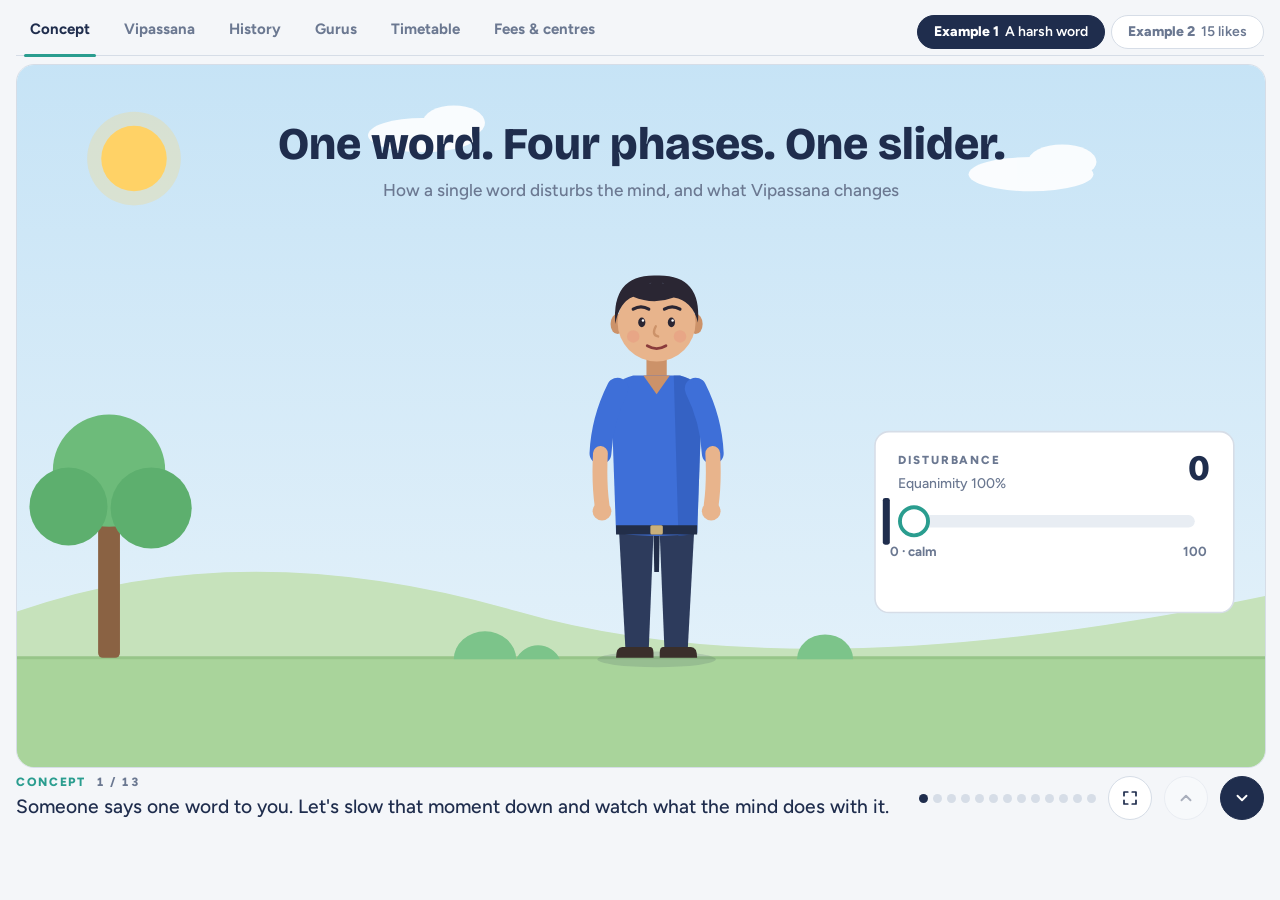
<file: tools/concept-source.html>
<!doctype html><html><head><meta charset=utf8><meta name=viewport content="width=device-width,initial-scale=1,viewport-fit=cover"><style>:root{color-scheme:light;box-sizing:border-box;padding-top:env(safe-area-inset-top,0px);padding-bottom:env(safe-area-inset-bottom,0px)}html{scroll-padding-top:env(safe-area-inset-top,0px)}body{margin:0;padding:0;font:14px -apple-system,BlinkMacSystemFont,sans-serif;background:#fff;color:#000}img{max-width:100%}[hidden]:not([hidden=until-found i]){display:none!important}</style></head><body>
<title>Vipassana Concept</title>
<meta name="claude:viewport-fit-sides" content="cover">
<link rel="preconnect" href="https://fonts.googleapis.com">
<link rel="preconnect" href="https://fonts.gstatic.com" crossorigin>
<link rel="stylesheet" href="https://fonts.googleapis.com/css2?family=Bricolage+Grotesque:opsz,wght@12..96,500;12..96,700;12..96,800&family=Figtree:wght@400;500;600;700;800&family=Caveat:wght@500;700&family=Tiro+Devanagari+Hindi&display=swap">
<style>
/* Layout: tab bar + example switcher, one 16:9 stage, caption + controls below. Light theme by choice. */
:root{
  color-scheme: light;
  --paper:#F4F6F9; --card:#FFFFFF; --ink:#1F2D4D; --muted:#6B7891; --line:#D6DDE7;
  --calm:#2A9D8F; --hot:#E0524A; --glow:#F0A93B;
  --f-display:"Bricolage Grotesque","Segoe UI",system-ui,sans-serif;
  --f-body:"Figtree","Segoe UI",system-ui,sans-serif;
  --f-hand:"Caveat","Comic Sans MS",cursive;
}
html,body{height:100%}
body{background:var(--paper);color:var(--ink);font-family:var(--f-body);display:flex;flex-direction:column;align-items:center;
  padding-left:max(16px,env(safe-area-inset-left,0px));padding-right:max(16px,env(safe-area-inset-right,0px));padding-block:12px;box-sizing:border-box;gap:10px}
.wrap{width:min(100%,calc((100vh - 150px)*16/9));display:flex;flex-direction:column;gap:8px}
.head{display:flex;align-items:flex-end;justify-content:space-between;gap:12px;flex-wrap:wrap;border-bottom:1.5px solid var(--line);padding-bottom:6px}
:fullscreen body,body:fullscreen{padding-block:8px}
.tabs{display:flex;gap:6px}
.tab{font:700 15px/1 var(--f-body);color:var(--muted);background:none;border:0;padding:10px 14px 12px;position:relative;cursor:pointer}
.tab[aria-selected="true"]{color:var(--ink)}
.tab[aria-selected="true"]::after{content:"";position:absolute;left:8px;right:8px;bottom:-7.5px;height:3px;border-radius:3px;background:var(--calm)}
.subtabs{display:flex;gap:6px;flex-wrap:wrap}
.sub{font:600 14px/1 var(--f-body);color:var(--muted);background:var(--card);border:1.5px solid var(--line);border-radius:999px;padding:9px 16px;cursor:pointer}
.sub[aria-selected="true"]{background:var(--ink);border-color:var(--ink);color:var(--card)}
.sub b{font-weight:800;margin-right:6px}
.tab:focus-visible,.sub:focus-visible,.ctrl:focus-visible,.dot:focus-visible{outline:2px solid var(--glow);outline-offset:2px}
.stage{width:100%;aspect-ratio:16/9;background:var(--card);border:1.5px solid var(--line);border-radius:18px;overflow:hidden;cursor:pointer;position:relative}
.stage svg[hidden]{display:none!important}
.stage svg{display:block;width:100%;height:100%;position:absolute;inset:0}
.stage.scroll{overflow-y:auto;overscroll-behavior:contain}
.stage.scroll #svg-tt{position:relative;height:auto}
.bar{display:flex;align-items:center;gap:18px;flex-wrap:wrap}
.cap{flex:1 1 320px;min-width:0}
.kicker{font:800 12px/1 var(--f-body);letter-spacing:.14em;text-transform:uppercase;color:var(--calm);display:flex;gap:10px}
.kicker .n{color:var(--muted);font-variant-numeric:tabular-nums}
.text{font:500 clamp(15px,1.5vw,20px)/1.4 var(--f-body);margin-top:6px;text-wrap:balance}
.ctrls{display:flex;align-items:center;gap:12px}
.dots{display:flex;gap:5px;flex-wrap:wrap;max-width:240px}
.dot{width:9px;height:9px;border-radius:50%;border:0;padding:0;background:var(--line);cursor:pointer}
.dot.done{background:var(--muted)} .dot.on{background:var(--ink)}
.ctrl{width:44px;height:44px;border-radius:50%;border:1.5px solid var(--line);background:var(--card);display:grid;place-items:center;cursor:pointer;color:var(--ink)}
.ctrl.primary{background:var(--ink);color:var(--card);border-color:var(--ink)}
.ctrl:disabled{opacity:.35;cursor:default}
/* svg text */
.t-label{font:800 15px var(--f-body);letter-spacing:.16em;fill:var(--muted)}
.t-title{font:700 27px var(--f-display);fill:var(--ink)}
.t-small{font:500 17px var(--f-body);fill:var(--muted)}
.t-body{font:600 18px var(--f-body);fill:var(--ink)}
.t-hand{font-family:var(--f-hand);font-weight:700;fill:var(--ink)}
.t-big{font:800 46px var(--f-display);fill:var(--ink);font-variant-numeric:tabular-nums}
.bx{fill:#fff;stroke:var(--ink);stroke-width:2.5}
#svg-vp *{pointer-events:none}
#svg-vp .vp-seg{pointer-events:auto}
</style>

<div class="wrap">
  <div class="head">
    <nav class="tabs" role="tablist" aria-label="Sections"><button class="tab" role="tab" data-tab="concept" aria-selected="true">Concept</button><button class="tab" role="tab" data-tab="vp" aria-selected="false">Vipassana</button><button class="tab" role="tab" data-tab="hi" aria-selected="false">History</button><button class="tab" role="tab" data-tab="gu" aria-selected="false">Gurus</button><button class="tab" role="tab" data-tab="tt" aria-selected="false">Timetable</button><button class="tab" role="tab" data-tab="fe" aria-selected="false">Fees &amp; centres</button></nav>
    <div class="subtabs" role="tablist" aria-label="Examples">
      <button class="sub" role="tab" data-deck="e1" aria-selected="true"><b>Example 1</b>A harsh word</button>
      <button class="sub" role="tab" data-deck="e2" aria-selected="false"><b>Example 2</b>15 likes</button>
    </div>
  </div>
  <div class="stage" id="stage">
    <svg id="svg-e1" viewBox="0 0 1600 900" xmlns="http://www.w3.org/2000/svg" role="img" aria-label="Example 1: a harsh word"></svg>
    <svg id="svg-e2" viewBox="0 0 1600 900" xmlns="http://www.w3.org/2000/svg" role="img" aria-label="Example 2: fifteen likes"></svg>
    <svg id="svg-vp" viewBox="0 0 1600 900" xmlns="http://www.w3.org/2000/svg" role="img" aria-label="Anapana, Vipassana and Maitri"></svg>
    <svg id="svg-hi" viewBox="0 0 1600 900" xmlns="http://www.w3.org/2000/svg" role="img" aria-label="History of Vipassana"></svg>
    <svg id="svg-gu" viewBox="0 0 1600 900" xmlns="http://www.w3.org/2000/svg" role="img" aria-label="Lineage of teachers"></svg>
    <svg id="svg-tt" viewBox="0 0 1600 900" xmlns="http://www.w3.org/2000/svg" role="img" aria-label="Daily timetable"></svg>
    <svg id="svg-fe" viewBox="0 0 1600 900" xmlns="http://www.w3.org/2000/svg" role="img" aria-label="Fees and centres"></svg>
  </div>
  <div class="bar">
    <div class="cap" aria-live="polite">
      <div class="kicker"><span id="kick"></span><span class="n" id="num"></span></div>
      <div class="text" id="capText"></div>
    </div>
    <div class="ctrls">
      <div class="dots" id="dots"></div>
      <button class="ctrl" id="fs" aria-label="Full screen" title="Full screen (F)"><svg width="18" height="18" viewBox="0 0 24 24" fill="none" stroke="currentColor" stroke-width="2.3" stroke-linecap="round" stroke-linejoin="round"><path d="M4 9V4h5M20 9V4h-5M4 15v5h5M20 15v5h-5"/></svg></button>
      <button class="ctrl" id="prev" aria-label="Previous step"><svg width="18" height="18" viewBox="0 0 24 24" fill="none" stroke="currentColor" stroke-width="2.5" stroke-linecap="round" stroke-linejoin="round"><path d="M6 15l6-6 6 6"/></svg></button>
      <button class="ctrl primary" id="next" aria-label="Next step"><svg width="18" height="18" viewBox="0 0 24 24" fill="none" stroke="currentColor" stroke-width="2.5" stroke-linecap="round" stroke-linejoin="round"><path d="M6 9l6 6 6-6"/></svg></button>
    </div>
  </div>
</div>

<script src="https://cdnjs.cloudflare.com/ajax/libs/gsap/3.12.5/gsap.min.js"></script>
<script>
(function(){
const C={ink:"#1F2D4D",calm:"#2A9D8F",hot:"#E0524A",amb:"#F0A93B",muted:"#6B7891",
  skin:"#E8B48C",skinS:"#CC9269",hair:"#2A2633",blush:"#E98C7C",lip:"#8A3B3B",
  heroShirt:"#3E6FD8",heroShirtS:"#2F58B4",heroPants:"#2D3B5C",heroPantsS:"#222E49",shoes:"#3A2F2A",
  spkShirt:"#9A6BD0",spkShirtS:"#7C52B2",spkPants:"#59627A",spkPantsS:"#474F64",spkHair:"#4A3426",spkSkin:"#D9A27A",spkSkinS:"#BC855E",
  momSaree:"#D2467A",momSareeS:"#A93460",momBorder:"#F0A93B",momBlouse:"#7A2E5B",momSkin:"#DCA47F",momSkinS:"#C08861",momHair:"#3B3540"};
const HERO={skin:C.skin,skinS:C.skinS,hair:C.hair,shirt:C.heroShirt,shirtS:C.heroShirtS,pants:C.heroPants,pantsS:C.heroPantsS,shoes:C.shoes,hairStyle:"short"};

/* ================= drawing kit ================= */
function defs(p){return `<defs>
<radialGradient id="${p}-red"><stop offset="0" stop-color="#E0524A" stop-opacity=".9"/><stop offset=".55" stop-color="#E0524A" stop-opacity=".45"/><stop offset="1" stop-color="#E0524A" stop-opacity="0"/></radialGradient>
<radialGradient id="${p}-amb"><stop offset="0" stop-color="#F0A93B" stop-opacity=".95"/><stop offset="1" stop-color="#F0A93B" stop-opacity="0"/></radialGradient>
<radialGradient id="${p}-tealGlow"><stop offset="0" stop-color="#2A9D8F" stop-opacity=".35"/><stop offset="1" stop-color="#2A9D8F" stop-opacity="0"/></radialGradient>
<linearGradient id="${p}-meterGrad" x1="1150" x2="1510" y1="0" y2="0" gradientUnits="userSpaceOnUse"><stop offset="0" stop-color="#2A9D8F"/><stop offset=".5" stop-color="#F0A93B"/><stop offset="1" stop-color="#E0524A"/></linearGradient>
<linearGradient id="${p}-beam" x1="0" y1="1" x2="0" y2="0"><stop offset="0" stop-color="#7FD8EC" stop-opacity=".85"/><stop offset="1" stop-color="#7FD8EC" stop-opacity=".08"/></linearGradient>
<linearGradient id="${p}-reelSky" x1="0" y1="0" x2="0" y2="1"><stop offset="0" stop-color="#5EC6E3"/><stop offset="1" stop-color="#CFF3F3"/></linearGradient>
<linearGradient id="${p}-parkSky" x1="0" y1="0" x2="0" y2="1"><stop offset="0" stop-color="#BFE0F5"/><stop offset="1" stop-color="#EEF6FB"/></linearGradient>
<clipPath id="${p}-dbClip"><rect x="152" y="66" width="136" height="72" rx="8"/></clipPath>
<clipPath id="${p}-scr"><rect x="812" y="258" width="226" height="454" rx="24"/></clipPath>
</defs>`}

function head(o,x,y){
  const hs=o.hairStyle||"short"; let back="",cap="",extra="";
  if(hs==="bun"){
    back=`<circle cx="${x+4}" cy="${y-52}" r="25" fill="${o.hair}"/>`;
    cap=`<path d="M${x-52},${y+8} Q${x-58},${y-60} ${x},${y-58} Q${x+58},${y-60} ${x+52},${y+8} Q${x+46},${y-30} ${x+2},${y-36} Q${x-44},${y-30} ${x-52},${y+8} Z" fill="${o.hair}"/>
      <path d="M${x+2},${y-57} L${x+2},${y-38}" stroke="#6E6774" stroke-width="2"/>
      <path d="M${x-42},${y-36} q12,-15 32,-17" stroke="#9A93A0" stroke-width="3.5" fill="none" stroke-linecap="round"/>`;
    extra=`<circle cx="${x}" cy="${y-25}" r="3.8" fill="${C.hot}"/>`;
  } else if(hs==="side"){
    cap=`<path d="M${x-53},${y-2} Q${x-52},${y-66} ${x+8},${y-62} Q${x+62},${y-58} ${x+53},${y} Q${x+46},${y-34} ${x+10},${y-40} Q${x-28},${y-44} ${x-53},${y-2} Z" fill="${o.hair}"/>`;
    extra=o.noMustache?"":`<path d="M${x-15},${y+22} q15,-7 30,0" stroke="${o.hair}" stroke-width="5.5" stroke-linecap="round" fill="none"/>`;
  } else if(hs==="shaved"){
    cap=`<path d="M${x-49},${y-8} Q${x-46},${y-50} ${x},${y-50} Q${x+46},${y-50} ${x+49},${y-8} Q${x},${y-36} ${x-49},${y-8} Z" fill="${o.hair}" opacity=".18"/>`;
  } else if(hs==="curls"){
    back=`<ellipse cx="${x}" cy="${y-58}" rx="24" ry="18" fill="${o.hair}"/>`;
    cap=`<path d="M${x-52},${y-2} Q${x-56},${y-60} ${x},${y-60} Q${x+56},${y-60} ${x+52},${y-2} Q${x+30},${y-30} ${x},${y-32} Q${x-30},${y-30} ${x-52},${y-2} Z" fill="${o.hair}"/>`+
      [[-30,-40],[-14,-48],[2,-50],[18,-48],[34,-40],[-38,-24],[-22,-38],[-6,-40],[10,-40],[26,-38],[42,-24],[-6,-66],[8,-66],[-14,-58],[16,-58]].map(([a,b])=>`<circle cx="${x+a}" cy="${y+b}" r="4.2" fill="#3E5079"/>`).join("");
  } else if(hs==="wrap"){
    cap=`<path d="M${x-53},${y+4} Q${x-56},${y-30} ${x-46},${y-30} L${x+46},${y-30} Q${x+56},${y-30} ${x+53},${y+4} Q${x+48},${y-18} ${x},${y-20} Q${x-48},${y-18} ${x-53},${y+4} Z" fill="${o.hair}"/>
      <path d="M${x-54},${y-12} Q${x-56},${y-68} ${x},${y-68} Q${x+56},${y-68} ${x+54},${y-12} Q${x},${y-30} ${x-54},${y-12} Z" fill="${o.wrapColor}" stroke="#C9B9C2" stroke-width="2"/>
      <path d="M${x-44},${y-30} Q${x},${y-50} ${x+44},${y-30} M${x-40},${y-46} Q${x},${y-62} ${x+40},${y-46}" stroke="#D8C8D0" stroke-width="2" fill="none"/>
      <ellipse cx="${x+50}" cy="${y-44}" rx="17" ry="11" fill="${o.wrapColor}" stroke="#C9B9C2" stroke-width="2"/><path d="M${x+60},${y-50} q22,-14 34,-4" stroke="${o.wrapColor}" stroke-width="9" fill="none" stroke-linecap="round"/>`;
  } else {
    cap=`<path d="M${x-53},${y+2} Q${x-58},${y-62} ${x},${y-60} Q${x+58},${y-62} ${x+53},${y} Q${x+46},${y-28} ${x+22},${y-32} Q${x-4},${y-22} ${x-30},${y-33} Q${x-48},${y-26} ${x-53},${y+2} Z" fill="${o.hair}"/>`;
  }
  const open=o.eyes!=="closed";
  const glasses=o.glasses?`<rect x="${x-32}" y="${y-10}" width="25" height="18" rx="6" fill="#1F2433"/><rect x="${x+7}" y="${y-10}" width="25" height="18" rx="6" fill="#1F2433"/><path d="M${x-7},${y-3} h14" stroke="#1F2433" stroke-width="3"/>`:"";
  return `${back}
  <ellipse cx="${x-50}" cy="${y+(o.urna?10:2)}" rx="9" ry="${o.urna?22:13}" fill="${o.skinS}"/><ellipse cx="${x+50}" cy="${y+(o.urna?10:2)}" rx="9" ry="${o.urna?22:13}" fill="${o.skinS}"/>
  <circle cx="${x}" cy="${y}" r="50" fill="${o.skin}"/>
  ${cap}
  <circle cx="${x-30}" cy="${y+18}" r="8" fill="${C.blush}" opacity=".35"/><circle cx="${x+30}" cy="${y+18}" r="8" fill="${C.blush}" opacity=".35"/>
  <g class="eyes-open" opacity="${open?1:0}"><ellipse cx="${x-19}" cy="${y}" rx="4.6" ry="6.2" fill="${C.hair}"/><ellipse cx="${x+19}" cy="${y}" rx="4.6" ry="6.2" fill="${C.hair}"/><circle cx="${x-17.5}" cy="${y-2.5}" r="1.6" fill="#fff"/><circle cx="${x+20.5}" cy="${y-2.5}" r="1.6" fill="#fff"/></g>
  <g class="eyes-closed" opacity="${open?0:1}"><path d="M${x-26},${y} q7,6 14,0 M${x+12},${y} q7,6 14,0" fill="none" stroke="${C.hair}" stroke-width="3.5" stroke-linecap="round"/></g>
  ${glasses}
  <path class="brow-l" d="M${x-30},${y-17} q10,-6 20,0" fill="none" stroke="${o.hair}" stroke-width="4" stroke-linecap="round"/>
  <path class="brow-r" d="M${x+10},${y-17} q10,-6 20,0" fill="none" stroke="${o.hair}" stroke-width="4" stroke-linecap="round"/>
  <path d="M${x-1},${y+5} q-6,11 3,13" fill="none" stroke="${o.skinS}" stroke-width="3" stroke-linecap="round"/>
  <path class="m-calm" d="M${x-12},${y+30} q12,7 24,0" fill="none" stroke="${C.lip}" stroke-width="3.5" stroke-linecap="round"/>
  <path class="m-frown" d="M${x-12},${y+35} q12,-8 24,0" fill="none" stroke="${C.lip}" stroke-width="3.5" stroke-linecap="round" opacity="0"/>
  <ellipse class="m-talk" cx="${x}" cy="${y+32}" rx="8" ry="2" fill="${C.lip}" opacity="0"/>
  ${o.old?`<path d="M${x-18},${y-28} q18,-5 36,0 M${x-13},${y-36} q13,-4 26,0 M${x-36},${y+12} q4,8 0,16 M${x+36},${y+12} q-4,8 0,16" stroke="${o.skinS}" stroke-width="2.2" fill="none" stroke-linecap="round"/>`:""}
  ${o.urna?`<circle cx="${x}" cy="${y-14}" r="3.2" fill="${o.skinS}"/>`:""}
  ${extra}${o.headExtra?o.headExtra(x,y):""}`;
}
const lim=(d,c,w)=>`<path d="${d}" fill="none" stroke="${c}" stroke-width="${w}" stroke-linecap="round" stroke-linejoin="round"/>`;
const shoes=c=>`<path d="M-44,-14 L-8,-14 Q-4,-14 -4,-6 L-4,0 L-52,0 Q-52,-14 -44,-14 Z" fill="${c}"/><path d="M8,-14 L44,-14 Q52,-14 52,0 L4,0 L4,-6 Q4,-14 8,-14 Z" fill="${c}"/>`;
const shadow=(rx=76)=>`<ellipse cx="0" cy="2" rx="${rx}" ry="10" fill="#1F2D4D" opacity=".13"/>`;

function standing(o){
  const arm=s=>{
    if(o.gesture&&s===1) return lim("M50,-345 Q74,-318 86,-288",o.shirt,28)+lim("M86,-288 Q110,-298 124,-326",o.skin,19)+`<circle cx="127" cy="-331" r="12" fill="${o.skin}"/>`+(o.handItem||"");
    return lim(`M${50*s},-345 Q${70*s},-305 ${72*s},-262`,o.shirt,28)+lim(`M${72*s},-262 Q${74*s},-225 ${70*s},-196`,o.skin,19)+`<circle cx="${70*s}" cy="-188" r="12" fill="${o.skin}"/>`;
  };
  return `<g transform="translate(${o.cx},${o.base})"><g id="${o.p}">${shadow()}
  <path d="M-48,-160 L-4,-160 L-10,-12 L-40,-12 Z" fill="${o.pants}"/><path d="M4,-160 L48,-160 L40,-12 L10,-12 Z" fill="${o.pants}"/>
  <path d="M-4,-160 L4,-160 L3,-110 L-3,-110 Z" fill="${o.pantsS}"/>
  ${shoes(o.shoes)}
  <rect x="-13" y="-392" width="26" height="36" fill="${o.skinS}"/>
  <path d="M-58,-330 Q-56,-356 -30,-362 L30,-362 Q56,-356 58,-330 L52,-160 Q0,-152 -52,-160 Z" fill="${o.shirt}"/>
  <path d="M22,-362 L30,-362 Q56,-356 58,-330 L52,-160 Q38,-157 28,-156 Z" fill="${o.shirtS}" opacity=".55"/>
  <path d="M-17,-362 L0,-338 L17,-362 Z" fill="${o.skinS}"/>
  <path d="M-52,-170 L52,-170 L52,-158 L-52,-158 Z" fill="${o.pantsS}"/><rect x="-8" y="-170" width="16" height="12" rx="2" fill="#C9B07A"/>
  ${arm(-1)}${arm(1)}
  ${head(o,0,-430)}
  </g></g>`;
}
function mother(o){
  return `<g transform="translate(${o.cx},${o.base})"><g id="${o.p}">${shadow(84)}
  <path d="M-50,-250 Q-76,-100 -72,0 L72,0 Q76,-100 50,-250 Z" fill="${C.momSaree}"/>
  <path d="M-16,-240 L-24,-16 M8,-240 L10,-16 M28,-240 L40,-16" stroke="${C.momSareeS}" stroke-width="3" opacity=".7"/>
  <path d="M-73,-18 L73,-18 L72,0 L-72,0 Z" fill="${C.momBorder}"/>
  <path d="M-50,-266 L50,-266 L50,-244 L-50,-244 Z" fill="${o.skin}"/>
  <rect x="-13" y="-392" width="26" height="36" fill="${o.skinS}"/>
  <path d="M-54,-330 Q-52,-356 -28,-362 L28,-362 Q52,-356 54,-330 L50,-266 L-50,-266 Z" fill="${C.momBlouse}"/>
  <path d="M-17,-362 L0,-342 L17,-362 Z" fill="${o.skinS}"/>
  ${lim("M-50,-345 Q-62,-325 -66,-304",C.momBlouse,26)}${lim("M-66,-304 Q-74,-252 -66,-206",o.skin,18)}<circle cx="-65" cy="-198" r="11" fill="${o.skin}"/>
  <path d="M22,-366 L54,-350 L-30,-146 L-62,-176 Z" fill="${C.momSaree}"/>
  <path d="M54,-350 L-30,-146" stroke="${C.momBorder}" stroke-width="8"/>
  ${lim("M50,-345 Q64,-325 72,-306",C.momBlouse,26)}${lim("M72,-306 Q100,-300 120,-324",o.skin,18)}<circle cx="124" cy="-329" r="11" fill="${o.skin}"/>
  <path d="M108,-318 a14,6 -30 0 0 16,-12" stroke="${C.momBorder}" stroke-width="4" fill="none"/>
  ${head(o,0,-430)}
  </g></g>`;
}
function seatedSofa(o){
  const arm=s=>lim(`M${50*s},-316 Q${72*s},-272 ${64*s},-236`,o.shirt,26)+lim(`M${64*s},-236 Q${44*s},-214 ${16*s},-218`,o.skin,19);
  return `<g transform="translate(${o.cx},${o.base})"><g id="${o.p}">${shadow(70)}
  <path d="M-74,-116 L-36,-116 L-46,-12 L-72,-12 Z" fill="${o.pantsS}"/><path d="M36,-116 L74,-116 L72,-12 L46,-12 Z" fill="${o.pantsS}"/>
  <g transform="translate(-24,0)"><path d="M-44,-14 L-8,-14 Q-4,-14 -4,-6 L-4,0 L-52,0 Q-52,-14 -44,-14 Z" fill="${o.shoes}"/></g><g transform="translate(24,0)"><path d="M8,-14 L44,-14 Q52,-14 52,0 L4,0 L4,-6 Q4,-14 8,-14 Z" fill="${o.shoes}"/></g>
  <path d="M-54,-150 Q0,-160 54,-150 L82,-120 Q0,-100 -82,-120 Z" fill="${o.pants}"/>
  <ellipse cx="-54" cy="-120" rx="32" ry="18" fill="${o.pants}"/><ellipse cx="54" cy="-120" rx="32" ry="18" fill="${o.pants}"/>
  <ellipse cx="-54" cy="-127" rx="18" ry="7" fill="#fff" opacity=".14"/><ellipse cx="54" cy="-127" rx="18" ry="7" fill="#fff" opacity=".14"/>
  <path d="M-30,-104 Q0,-96 30,-104" stroke="${o.pantsS}" stroke-width="3" fill="none"/>
  <rect x="-12" y="-354" width="24" height="34" fill="${o.skinS}"/>
  <path d="M-56,-300 Q-54,-326 -30,-332 L30,-332 Q54,-326 56,-300 L52,-138 Q0,-130 -52,-138 Z" fill="${o.shirt}"/>
  <path d="M22,-332 L30,-332 Q54,-326 56,-300 L52,-138 Q38,-135 28,-134 Z" fill="${o.shirtS}" opacity=".55"/>
  <path d="M-16,-332 L0,-310 L16,-332 Z" fill="${o.skinS}"/>
  <rect x="-21" y="-270" width="42" height="66" rx="8" fill="#22283A"/>
  <rect class="phone-scr" x="-17" y="-265" width="34" height="56" rx="5" fill="#8FDCEC"/>
  ${arm(-1)}${arm(1)}
  <circle cx="-16" cy="-218" r="11" fill="${o.skin}"/><circle cx="16" cy="-218" r="11" fill="${o.skin}"/>
  ${head(o,0,-390)}
  </g></g>`;
}
function meditating(o){
  const arm=s=>lim(`M${50*s},-288 Q${80*s},-232 ${88*s},-178`,o.shirt,26)+lim(`M${88*s},-178 Q${98*s},-128 ${96*s},-94`,o.skin,19)+`<circle cx="${96*s}" cy="-86" r="12" fill="${o.skin}"/>`;
  return `<g transform="translate(${o.cx},${o.base})"><g id="${o.p}">${shadow(150)}
  <ellipse cx="0" cy="-16" rx="140" ry="26" fill="#C7B3E6"/><ellipse cx="0" cy="-22" rx="128" ry="16" fill="#D7C8EE"/>
  <path d="M-140,-38 Q-128,-94 -40,-96 L40,-96 Q128,-94 140,-38 Q128,-10 0,-12 Q-128,-10 -140,-38 Z" fill="${o.pants}"/>
  <path d="M-96,-56 Q0,-34 96,-56" stroke="${o.pantsS}" stroke-width="3.5" fill="none"/>
  <ellipse cx="-50" cy="-44" rx="22" ry="10" fill="${o.skin}"/><ellipse cx="50" cy="-44" rx="22" ry="10" fill="${o.skin}"/>
  <rect x="-12" y="-326" width="24" height="34" fill="${o.skinS}"/>
  <path d="M-56,-272 Q-54,-298 -30,-304 L30,-304 Q54,-298 56,-272 L52,-88 Q0,-80 -52,-88 Z" fill="${o.shirt}"/>
  <path d="M22,-304 L30,-304 Q54,-298 56,-272 L52,-88 Q38,-85 28,-84 Z" fill="${o.shirtS}" opacity=".55"/>
  <path d="M-16,-304 L0,-282 L16,-304 Z" fill="${o.skinS}"/>
  ${arm(-1)}${arm(1)}
  ${head({...o,eyes:"closed"},0,-360)}
  </g></g>`;
}
function bed(p,o){
  return `<g id="${p}">
  <ellipse cx="808" cy="764" rx="270" ry="12" fill="#000" opacity=".18"/>
  <rect x="552" y="556" width="34" height="206" rx="9" fill="#9C6B4A"/><rect x="1040" y="622" width="28" height="140" rx="8" fill="#9C6B4A"/>
  <rect x="566" y="690" width="490" height="38" rx="8" fill="#85593D"/>
  <rect x="584" y="646" width="468" height="52" rx="14" fill="#F3F5F9"/>
  <ellipse cx="640" cy="634" rx="52" ry="22" fill="#FFFFFF"/>
  <g transform="rotate(-90 652 604)">${head({...o,eyes:"open"},652,604)}</g>
  <path d="M694,606 Q760,584 1046,602 L1050,694 L694,694 Q684,650 694,606 Z" fill="#6E95E6"/>
  <path d="M760,590 L766,694 M840,588 L844,694 M920,592 L922,694 M1000,598 L1000,694" stroke="#5A80D4" stroke-width="10" opacity=".6"/>
  <path d="M694,606 Q760,584 1046,602" stroke="#E7EEFC" stroke-width="10" fill="none" stroke-linecap="round"/>
  </g>`;
}
function brain(p,x,y){
  return `<circle id="${p}-brainGlow" cx="${x}" cy="${y}" r="46" fill="url(#${p}-amb)" opacity="0"/>
  <g id="${p}-brain" opacity="0"><g transform="translate(${x},${y}) scale(.72)">
  <path d="M-30,6 C-38,-8 -26,-20 -13,-16 C-9,-26 9,-26 13,-16 C26,-20 38,-8 30,6 C35,16 22,24 11,20 C7,27 -7,27 -11,20 C-22,24 -35,16 -30,6 Z" fill="#FBD7D2" stroke="#D9675A" stroke-width="3.5"/>
  <path d="M0,-22 L0,22 M-22,-2 q8,-7 15,1 M8,0 q8,-8 16,0 M-18,12 q6,-5 12,0" fill="none" stroke="#D9675A" stroke-width="3" stroke-linecap="round"/></g></g>`;
}
const wavesM=p=>`<g id="${p}-waves">${[0,1,2].map(()=>`<path class="wave" d="M0,-36 Q24,0 0,36" fill="none" stroke="${C.ink}" stroke-width="5" stroke-linecap="round" opacity="0"/>`).join("")}</g>`;
function box(p,i,x,y,w,title,content){
  return `<g transform="translate(${x},${y})"><g id="${p}-box${i}"><rect class="bx" width="${w}" height="150" rx="16"/>
  <text x="18" y="30" class="t-label">PHASE ${i}</text><text x="18" y="60" class="t-title">${title}</text>${content}</g></g>`;
}
function meter(p){
  return `<g id="${p}-meter">
  <rect x="1100" y="470" width="460" height="232" rx="18" fill="#fff" stroke="#D6DDE7" stroke-width="2"/>
  <text x="1130" y="512" class="t-label">DISTURBANCE</text>
  <text id="${p}-eq" x="1130" y="542" class="t-small" style="font-size:18px">Equanimity 100%</text>
  <text id="${p}-val" x="1530" y="532" text-anchor="end" class="t-big">0</text>
  <rect x="1110" y="555" width="9" height="60" rx="3" fill="${C.ink}"/>
  <rect x="1150" y="577" width="360" height="16" rx="8" fill="#E8EDF3"/>
  <rect id="${p}-fill" x="1150" y="577" width="0" height="16" rx="8" fill="url(#${p}-meterGrad)"/>
  <path id="${p}-spring" fill="none" stroke="${C.calm}" stroke-width="4" stroke-linejoin="round" stroke-linecap="round" opacity="0"/>
  <circle id="${p}-knob" cx="1150" cy="585" r="18" fill="#fff" stroke="${C.calm}" stroke-width="5"/>
  <text x="1150" y="630" text-anchor="middle" class="t-small" style="font-weight:700">0 · calm</text>
  <text x="1510" y="630" text-anchor="middle" class="t-small" style="font-weight:700">100</text>
  <text id="${p}-noSpring" x="1330" y="678" text-anchor="middle" class="t-hand" style="font-size:31px;fill:${C.hot}" opacity="0">no spring, nothing pulls it back</text>
  <text id="${p}-springTag" x="1330" y="678" text-anchor="middle" class="t-hand" style="font-size:31px;fill:${C.calm}" opacity="0">the spring = equanimity</text>
  </g>`;
}
function waveD(x0,x1,cy,amp){let d="";for(let x=x0;x<=x1;x+=2){const env=Math.sin(Math.PI*(x-x0)/(x1-x0))*(0.55+0.45*Math.sin(x*.07));d+=(x===x0?"M":"L")+x+","+(cy+Math.sin(x*.32)*amp*env).toFixed(1)+" ";}return d;}
function scans(p,x){return `<g id="${p}-scans">`+[0,1,2,3,4,5,6].map(i=>{const y=722-i*37;return `<g class="scan"><rect x="${x}" y="${y}" width="236" height="32" rx="8" fill="#E3F2EF" stroke="${C.calm}" stroke-width="2.5"/><text x="${x+118}" y="${y+22}" text-anchor="middle" style="font:700 17px Figtree,sans-serif;fill:${C.ink}">Vipassana practice ${i+1}</text></g>`;}).join("")+`</g>`;}

/* ================= shared animation helpers ================= */
const ZOOM_FULL={x:0,y:0,w:1600,h:900};
function makeCam(svg){const v={...ZOOM_FULL};const apply=()=>svg.setAttribute("viewBox",`${v.x} ${v.y} ${v.w} ${v.h}`);
  return {v,apply,set:b=>{Object.assign(v,b);apply();},to:(tl,b,d,pos)=>tl.to(v,{...b,duration:d,ease:"power3.inOut",onUpdate:apply},pos)};}
const mix=gsap.utils.interpolate(C.calm,C.hot);
function makeSlider(p){
  const S={v:0,spring:0},g=id=>document.getElementById(`${p}-${id}`);
  const knob=g("knob"),fill=g("fill"),val=g("val"),eq=g("eq"),spr=g("spring");
  const Y=585,X0=1150,W=360,A=1119;
  const sd=(x1,x2)=>{const n=14,a=12,L=x2-x1-8;let d=`M${x1},${Y} L${x1+4},${Y}`;for(let i=1;i<n;i++)d+=` L${(x1+4+L*i/n).toFixed(1)},${Y+(i%2?-a:a)}`;return d+` L${x2-4},${Y} L${x2},${Y}`;};
  S.render=()=>{const v=Math.max(0,Math.min(100,S.v)),cx=X0+v/100*W;knob.setAttribute("cx",cx);fill.setAttribute("width",Math.max(0,cx-X0));
    const c=mix(v/100);knob.setAttribute("stroke",c);val.setAttribute("fill",c);val.textContent=Math.round(v);eq.textContent=`Equanimity ${100-Math.round(v)}%`;
    spr.setAttribute("d",sd(A,cx-18));spr.setAttribute("opacity",S.spring);};
  return S;
}
const sliderTo=(tl,S,v,d,ease,pos)=>tl.to(S,{v,duration:d,ease,onUpdate:S.render},pos);
function talk(tl,sel,t,n=8){tl.set(`${sel} .m-calm`,{opacity:0},t).set(`${sel} .m-talk`,{opacity:1},t)
  .to(`${sel} .m-talk`,{attr:{ry:8},duration:.13,yoyo:true,repeat:n-1,ease:"sine.inOut"},t)
  .set(`${sel} .m-talk`,{opacity:0},t+.13*n).set(`${sel} .m-calm`,{opacity:1},t+.13*n);}
function mood(tl,sel,m,pos,d=.35){const up=m==="upset";
  tl.to(`${sel} .m-frown`,{opacity:up?1:0,duration:d},pos).to(`${sel} .m-calm`,{opacity:up?0:1,duration:d},pos)
    .to(`${sel} .brow-l`,{rotation:up?16:0,transformOrigin:"50% 50%",duration:d},pos)
    .to(`${sel} .brow-r`,{rotation:up?-16:0,transformOrigin:"50% 50%",duration:d},pos);}
function waves(tl,p,from,to,t0){gsap.utils.toArray(`#${p}-waves .wave`).forEach((w,k)=>{const t=t0+k*.38;
  tl.set(w,{x:from[0],y:from[1],scale:.6,opacity:0,transformOrigin:"0% 50%"},t)
    .to(w,{x:to[0],y:to[1],scale:1.35,duration:1.5,ease:"none"},t).to(w,{opacity:1,duration:.25},t).to(w,{opacity:0,duration:.3},t+1.2);});}
function hl(tl,p,i,pos){[1,2,3].forEach(k=>{const on=k===i,none=i===0;
  tl.to(`#${p}-box${k} .bx`,{attr:{stroke:on?C.amb:C.ink,fill:on?"#FFF7E8":"#FFFFFF","stroke-width":on?4:2.5},duration:.4},pos)
    .to(`#${p}-box${k}`,{opacity:none||on?1:.35,duration:.4},pos);});}
function initBoxes(svg,p,centers,br){
  svg.querySelectorAll(".con").forEach(c=>{const L=c.getTotalLength();gsap.set(c,{strokeDasharray:L,strokeDashoffset:L,opacity:1});});
  [1,2,3].forEach((k,i)=>gsap.set(`#${p}-box${k}`,{x:br[0]-centers[i][0],y:br[1]-centers[i][1],scale:.08,opacity:0,transformOrigin:"50% 50%"}));
  gsap.set(svg.querySelectorAll(".bx"),{attr:{stroke:C.ink,fill:"#FFFFFF","stroke-width":2.5}});
}
function emerge(tl,svg,p,t){const cons=[...svg.querySelectorAll(".con")];
  tl.to(`#${p}-brain`,{opacity:1,duration:.6},t).to(`#${p}-brainGlow`,{opacity:.9,duration:.5,yoyo:true,repeat:1},t+.1);
  cons.forEach((c,i)=>tl.to(c,{strokeDashoffset:0,duration:.8,ease:"power2.out"},t+.6+i*.18));
  [1,2,3].forEach((k,i)=>tl.to(`#${p}-box${k}`,{x:0,y:0,scale:1,opacity:1,duration:1.1,ease:"back.out(1.5)"},t+.8+i*.22));
  tl.set(cons,{strokeDasharray:"6 7"},t+2.2);}
function resetFaces(svg){gsap.set(svg.querySelectorAll(".m-frown,.m-talk"),{opacity:0});gsap.set(svg.querySelectorAll(".m-calm"),{opacity:1});
  gsap.set(svg.querySelectorAll(".brow-l,.brow-r"),{rotation:0,transformOrigin:"50% 50%"});}
const pulse=(glow,breath,rx,ry)=>[gsap.to(glow,{attr:{rx:rx*1.22,ry:ry*1.22},duration:.8,yoyo:true,repeat:-1,ease:"sine.inOut"}),
  gsap.fromTo(`${breath} path`,{x:0,opacity:1},{x:-14,opacity:.15,duration:.55,repeat:-1,stagger:.2,ease:"sine.out"})];

/* ================= EXAMPLE 1 : a harsh word ================= */
const E1=(()=>{
  const p="e1",svg=document.getElementById("svg-e1");
  const winStars=[[150,150],[205,200],[180,265],[310,250],[250,145],[335,180],[135,300]].map(([x,y])=>`<circle cx="${x}" cy="${y}" r="2.5" fill="#F3EBD3"/>`).join("");
  const db=["very good word","good word","neutral word","bad word","very bad word","praise","insult","pleasant feeling","unpleasant feeling"];
  const items=[...db,...db,...db];
  svg.innerHTML=defs(p)+`
  <rect x="-200" y="-200" width="2000" height="1300" fill="url(#e1-parkSky)"/>
  <circle cx="150" cy="120" r="42" fill="#FFD166"/><circle cx="150" cy="120" r="60" fill="#FFD166" opacity=".25"/>
  <g fill="#fff" opacity=".9"><ellipse cx="520" cy="90" rx="70" ry="22"/><ellipse cx="560" cy="74" rx="40" ry="22"/><ellipse cx="1300" cy="140" rx="80" ry="22"/><ellipse cx="1340" cy="124" rx="44" ry="22"/></g>
  <path d="M-50,720 Q260,590 640,700 T1650,670 L1650,900 L-50,900 Z" fill="#C6E2BB"/>
  <rect x="-200" y="760" width="2000" height="400" fill="#A9D49B"/><path d="M-200,760 L1800,760" stroke="#97C589" stroke-width="4"/>
  <rect x="104" y="560" width="28" height="200" rx="6" fill="#8A6243"/>
  <circle cx="118" cy="520" r="72" fill="#6DBB7A"/><circle cx="66" cy="566" r="50" fill="#5DAF6E"/><circle cx="172" cy="568" r="52" fill="#5DAF6E"/>
  <path d="M560,762 a40,36 0 0 1 80,0 a30,28 0 0 1 56,0 Z" fill="#7CC48A"/><path d="M1000,762 a36,32 0 0 1 72,0 Z" fill="#7CC48A"/>

  <g id="e1-room">
    <rect x="-200" y="-200" width="2000" height="1300" fill="#2C385C"/>
    <rect x="104" y="104" width="262" height="242" rx="10" fill="#D8CBB6"/>
    <rect id="e1-win" x="116" y="116" width="238" height="218" rx="4" fill="#17213B"/>
    <g id="e1-winNight"><circle cx="300" cy="170" r="24" fill="#F3EBD3"/><circle cx="312" cy="162" r="21" fill="#17213B"/>${winStars}</g>
    <path d="M235,116 L235,334 M116,225 L354,225" stroke="#D8CBB6" stroke-width="8"/>
    <rect x="-200" y="760" width="2000" height="400" fill="#3A3550"/><path d="M-200,760 L1800,760" stroke="#4A4462" stroke-width="5"/>
    <ellipse cx="820" cy="790" rx="330" ry="34" fill="#4B4466"/>
  </g>

  <g id="e1-intro"><text x="800" y="120" text-anchor="middle" class="t-big" style="font-size:58px">One word. Four phases. One slider.</text>
    <text x="800" y="168" text-anchor="middle" class="t-small" style="font-size:22px">How a single word disturbs the mind, and what Vipassana changes</text></g>
  <text id="e1-time" x="800" y="110" text-anchor="middle" class="t-hand" style="font-size:54px;fill:#E8EEF8">same day, 11 pm… can't sleep</text>
  <text id="e1-prac" x="800" y="110" text-anchor="middle" class="t-hand" style="font-size:54px;fill:#E8EEF8">day after day, scan after scan</text>

  ${standing({p:"e1-spk",cx:300,base:760,skin:C.spkSkin,skinS:C.spkSkinS,hair:C.spkHair,hairStyle:"side",shirt:C.spkShirt,shirtS:C.spkShirtS,pants:C.spkPants,pantsS:C.spkPantsS,shoes:"#2B2B33",gesture:true})}
  <circle id="e1-earGlow" cx="770" cy="332" r="46" fill="url(#e1-amb)" opacity="0"/>
  ${standing({p:"e1-hero",cx:820,base:760,...HERO})}
  ${bed("e1-bed",HERO)}
  ${meditating({p:"e1-med",cx:820,base:760,...HERO})}

  <g id="e1-sens"><ellipse id="e1-sensGlow" cx="820" cy="535" rx="64" ry="54" fill="url(#e1-red)"/>
    <path d="M770,415 Q750,455 748,498 Q746,535 750,566 M870,415 Q890,455 892,498 Q894,535 890,566" fill="none" stroke="${C.hot}" stroke-width="7" stroke-linecap="round" stroke-dasharray="3 11"/></g>
  <g id="e1-breath"><path d="M806,344 q-14,8 -30,4" fill="none" stroke="${C.hot}" stroke-width="3" stroke-linecap="round"/><path d="M808,354 q-16,10 -34,6" fill="none" stroke="${C.hot}" stroke-width="3" stroke-linecap="round"/></g>
  <ellipse id="e1-bedSens" cx="800" cy="642" rx="80" ry="44" fill="url(#e1-red)"/>
  ${brain(p,820,306)}
  ${wavesM(p)}
  <text id="e1-air" x="540" y="290" text-anchor="middle" class="t-hand" style="font-size:38px">vibration in the air</text>

  <path class="con" d="M812,280 C800,250 540,262 540,230" fill="none" stroke="${C.muted}" stroke-width="2.5"/>
  <path class="con" d="M820,280 L780,230" fill="none" stroke="${C.muted}" stroke-width="2.5"/>
  <path class="con" d="M828,280 C840,250 1060,262 1060,230" fill="none" stroke="${C.muted}" stroke-width="2.5"/>
  ${box(p,1,430,80,220,"Hearing",`<g id="e1-c1"><path id="e1-c1wave" d="${waveD(20,200,104,26)}" fill="none" stroke="${C.ink}" stroke-width="3" stroke-linecap="round"/><text x="110" y="140" text-anchor="middle" class="t-small" style="font-size:14px">sound only, no meaning</text></g>`)}
  ${box(p,2,670,80,220,"Interpretation",`<g id="e1-c2"><text id="e1-c2word" x="110" y="118" text-anchor="middle" class="t-hand" style="font-size:58px">dog</text><text x="110" y="141" text-anchor="middle" class="t-small" style="font-size:14px">the mind names it</text></g>`)}
  ${box(p,3,910,80,300,"Comparison",`<g id="e1-c3"><text x="288" y="30" text-anchor="end" class="t-small" style="font-size:13px;letter-spacing:.08em">OLD DATABASE</text>
    <rect x="18" y="80" width="80" height="44" rx="10" fill="#EEF2F8"/><text x="58" y="112" text-anchor="middle" class="t-hand" style="font-size:32px">dog</text>
    <path d="M104,102 L140,102 M132,95 L141,102 L132,109" fill="none" stroke="${C.ink}" stroke-width="2.5" stroke-linecap="round" stroke-linejoin="round"/>
    <rect x="152" y="66" width="136" height="72" rx="8" fill="#F4F6F9" stroke="#D6DDE7" stroke-width="1.5"/>
    <rect id="e1-dbBar" x="152" y="90" width="136" height="24" fill="${C.amb}" opacity="0"/>
    <g clip-path="url(#e1-dbClip)"><g id="e1-dbList">${items.map((t,i)=>`<text x="162" y="${83+i*24}" class="t-small" style="font-size:14px;fill:${C.ink}">${t}</text>`).join("")}</g></g>
    <text id="e1-dbRes" x="18" y="144" class="t-small" style="font-size:15px;font-weight:800;fill:${C.hot}">= bad word</text></g>`)}
  <g id="e1-mind"><path d="M872,282 q22,-14 50,-8" fill="none" stroke="${C.ink}" stroke-width="2.5" stroke-linecap="round"/><path d="M866,290 l12,-4 l-7,-10" fill="none" stroke="${C.ink}" stroke-width="2.5" stroke-linecap="round" stroke-linejoin="round"/>
    <text x="930" y="282" class="t-hand" style="font-size:34px">the mind: our unit</text></g>
  <g id="e1-p4"><rect x="470" y="470" width="236" height="78" rx="14" fill="#fff" stroke="${C.hot}" stroke-width="2.5"/>
    <text x="490" y="498" class="t-label" style="fill:${C.hot}">PHASE 4</text><text x="490" y="530" class="t-title" style="font-size:24px">Body sensation</text>
    <path d="M710,510 L766,522 M754,511 L767,522 L752,530" fill="none" stroke="${C.hot}" stroke-width="3" stroke-linecap="round" stroke-linejoin="round"/></g>
  <g id="e1-thought"><ellipse cx="800" cy="462" rx="92" ry="56" fill="#fff" stroke="${C.ink}" stroke-width="3"/>
    <circle cx="712" cy="538" r="12" fill="#fff" stroke="${C.ink}" stroke-width="3"/><circle cx="690" cy="566" r="7" fill="#fff" stroke="${C.ink}" stroke-width="3"/>
    <text x="800" y="482" text-anchor="middle" class="t-hand" style="font-size:56px;fill:${C.hot}">dog</text></g>
  ${scans(p,420)}
  ${meter(p)}
  <g id="e1-final"><text x="800" y="150" text-anchor="middle" class="t-big" style="font-size:66px;fill:${C.calm}">This is Vipassana</text>
    <text x="800" y="198" text-anchor="middle" class="t-small" style="font-size:24px">The slider still moves. The spring brings it back to 0.</text></g>
  <g id="e1-vip"><ellipse cx="1240" cy="585" rx="160" ry="70" fill="url(#e1-tealGlow)"/>
    <path d="M1180,736 C1170,690 1150,650 1136,612" fill="none" stroke="${C.calm}" stroke-width="5" stroke-linecap="round"/>
    <path d="M1124,626 L1135,608 L1150,622" fill="none" stroke="${C.calm}" stroke-width="5" stroke-linecap="round" stroke-linejoin="round"/>
    <rect x="1100" y="736" width="460" height="84" rx="20" fill="${C.calm}"/>
    <text x="1330" y="790" text-anchor="middle" style="font:800 38px 'Bricolage Grotesque',sans-serif;fill:#fff">This spring is Vipassana</text></g>`;

  const S=makeSlider(p),cam=makeCam(svg);
  const centers=[[540,155],[780,155],[1060,155]],BR=[820,306];
  const waveLen=document.getElementById("e1-c1wave").getTotalLength();
  const ZOOM={x:400,y:40,w:840,h:472.5},CARD={x:700,y:380,w:900,h:506.25};
  const HIDE=["#e1-room","#e1-bed","#e1-med","#e1-earGlow","#e1-air","#e1-mind","#e1-sens","#e1-breath","#e1-bedSens","#e1-p4","#e1-noSpring","#e1-springTag",
    "#e1-time","#e1-prac","#e1-final","#e1-vip","#e1-c1","#e1-c2","#e1-c3","#e1-dbBar","#e1-dbRes","#e1-winNight"];
  function init(){
    cam.set(ZOOM_FULL);S.v=0;S.spring=0;S.render();resetFaces(svg);
    gsap.set(HIDE,{opacity:0});gsap.set(svg.querySelectorAll(".wave"),{opacity:0});
    gsap.set("#e1-intro",{opacity:1});gsap.set("#e1-hero",{opacity:1});gsap.set("#e1-spk",{x:-520,y:0,opacity:1});
    gsap.set("#e1-win",{attr:{fill:"#17213B"}});
    initBoxes(svg,p,centers,BR);gsap.set(["#e1-brain","#e1-brainGlow"],{opacity:0});
    gsap.set("#e1-c1wave",{strokeDasharray:waveLen,strokeDashoffset:waveLen});gsap.set("#e1-c2word",{scale:.4,transformOrigin:"50% 50%"});
    gsap.set("#e1-dbList",{y:0});gsap.set("#e1-sensGlow",{attr:{rx:64,ry:54}});
    gsap.set("#e1-thought",{opacity:0,scale:.6,transformOrigin:"10% 90%"});
    gsap.set(svg.querySelectorAll(".scan"),{opacity:0,y:24});gsap.set("#e1-spring",{attr:{"stroke-width":4}});
  }
  const steps=[
    {k:"Concept",c:"Someone says one word to you. Let's slow that moment down and watch what the mind does with it.",b:()=>{}},
    {k:"The stimulus",c:"A person walks up and says a word. We won't show the word yet. For now it's just a sound.",b:tl=>{
      tl.to("#e1-intro",{opacity:0,duration:.5},0).to("#e1-spk",{x:0,duration:1.7,ease:"power2.out"},0)
        .to("#e1-spk",{y:-7,duration:.21,yoyo:true,repeat:7,ease:"sine.inOut"},0);talk(tl,"#e1-spk",1.8);}},
    {k:"Vibration",c:"Before it means anything, it's only vibration in the air, travelling towards the ear.",b:tl=>{
      talk(tl,"#e1-spk",0,12);waves(tl,p,[350,352],[762,332],.1);
      tl.to("#e1-air",{opacity:1,duration:.5},.3).to("#e1-earGlow",{opacity:1,duration:.4},1.45).to("#e1-earGlow",{opacity:.4,duration:.8},2.1);}},
    {k:"Into the mind",c:"The ear hands it to the mind, and three quick steps fire on their own, automatically.",b:tl=>{
      tl.to(["#e1-air","#e1-earGlow"],{opacity:0,duration:.5},0);emerge(tl,svg,p,.2);}},
    {k:"Phase 1 · Hearing",c:"Zoom in. The unit we're watching is the mind. Phase 1: a sound arrives. Just vibration, no meaning yet.",b:tl=>{
      cam.to(tl,ZOOM,1.5,0);tl.to("#e1-mind",{opacity:1,duration:.6},1.2);hl(tl,p,1,1.1);
      tl.to("#e1-c1",{opacity:1,duration:.3},1.3).to("#e1-c1wave",{strokeDashoffset:0,duration:1.2,ease:"power1.inOut"},1.3);}},
    {k:"Phase 2 · Interpretation",c:"Phase 2: the mind recognises the sound and gives it a name. “Dog.”",b:tl=>{
      tl.to("#e1-mind",{opacity:0,duration:.4},0);hl(tl,p,2,0);
      tl.to("#e1-c2",{opacity:1,duration:.3},.35).to("#e1-c2word",{scale:1,duration:.7,ease:"back.out(2.4)"},.35);}},
    {k:"Phase 3 · Comparison",c:"Phase 3: “dog” is checked against the old database of past experiences. Match found: bad word.",b:tl=>{
      hl(tl,p,3,0);tl.to("#e1-c3",{opacity:1,duration:.4},.3).to("#e1-dbList",{y:-480,duration:2.8,ease:"power2.inOut"},.6)
        .to("#e1-dbBar",{opacity:.35,duration:.3},3.4).to("#e1-dbRes",{opacity:1,duration:.4},3.6);}},
    {k:"Phase 4 · Sensation",c:"Phase 4: the judgement lands in the body. Heat in the stomach, faster breath, tension down the arms.",b:tl=>{
      cam.to(tl,ZOOM_FULL,1.5,0);hl(tl,p,0,.2);
      tl.to("#e1-p4",{opacity:1,duration:.5},1.3).to("#e1-sens",{opacity:1,duration:.8},1.5).to("#e1-breath",{opacity:1,duration:.5},1.8);mood(tl,"#e1-hero","upset",1.6);},
      amb:()=>pulse("#e1-sensGlow","#e1-breath",64,54)},
    {k:"The slider",c:"Disturbance shoots to 100. And notice: nothing connects the slider back to 0. There's no spring.",b:tl=>{
      sliderTo(tl,S,100,1.4,"power4.out",.1);tl.to("#e1-noSpring",{opacity:1,duration:.5},1.4);},
      amb:()=>pulse("#e1-sensGlow","#e1-breath",64,54).concat([gsap.to(S,{v:93,duration:.4,yoyo:true,repeat:-1,ease:"sine.inOut",onUpdate:S.render})])},
    {k:"Hours later",c:"Night. The person who said it is long gone, but sleep won't come. Each time “dog” replays in the mind, the slider swings back up.",b:tl=>{
      tl.to("#e1-spk",{x:-520,duration:1.3,ease:"power2.in"},0)
        .to(["#e1-box1","#e1-box2","#e1-box3",...svg.querySelectorAll(".con"),"#e1-brain","#e1-p4","#e1-breath","#e1-sens"],{opacity:0,duration:.7},0)
        .to("#e1-room",{opacity:1,duration:1.4},.9).to("#e1-winNight",{opacity:1,duration:1},1.4)
        .to("#e1-hero",{opacity:0,duration:.8},1).to("#e1-bed",{opacity:1,duration:1},1.6).to("#e1-bedSens",{opacity:.8,duration:.8},2.2)
        .to("#e1-time",{opacity:1,duration:.8},2.2);
      mood(tl,"#e1-bed","upset",1.6);sliderTo(tl,S,90,1.2,"sine.inOut",1);},
      amb:()=>{const a=gsap.timeline({repeat:-1,delay:.3});
        a.to(S,{v:30,duration:3.2,ease:"sine.inOut",onUpdate:S.render},0).to("#e1-bedSens",{opacity:.15,duration:3.2},0);
        mood(a,"#e1-bed","calm",1.6,.8);
        a.to("#e1-thought",{opacity:1,scale:1,duration:.55,ease:"back.out(2)"},3.2)
         .to(S,{v:96,duration:.7,ease:"power3.out",onUpdate:S.render},3.6).to("#e1-bedSens",{opacity:.9,duration:.5},3.6);
        mood(a,"#e1-bed","upset",3.6,.3);
        a.to("#e1-thought",{opacity:0,scale:.6,duration:.6},5.3).to({},{duration:.5});return [a];}},
    {k:"The practice",c:"Daily Vipassana: scan the body, feel each sensation, don't react, know it will pass. Every scan adds a coil. The slider gets a spring.",b:tl=>{
      sliderTo(tl,S,80,.5,"power2.out",0);
      tl.to(["#e1-thought","#e1-time","#e1-noSpring","#e1-bedSens"],{opacity:0,duration:.5},0).to("#e1-bed",{opacity:0,duration:.8},.3)
        .to("#e1-med",{opacity:1,duration:.9},.7).to("#e1-prac",{opacity:1,duration:.8},.5)
        .to("#e1-winNight",{opacity:0,duration:2},1).to("#e1-win",{attr:{fill:"#F2B48C"},duration:3},1)
        .to(svg.querySelectorAll(".scan"),{opacity:1,y:0,duration:.5,ease:"back.out(1.8)",stagger:.38},1)
        .to(S,{spring:1,duration:.8,onUpdate:S.render},3.9);
      sliderTo(tl,S,0,2.4,"elastic.out(1,0.32)",4.6);tl.to("#e1-springTag",{opacity:1,duration:.6},4.8);}},
    {k:"The test",c:"Next morning. Same person, same word, same four phases. The slider still moves, but now the spring pulls it back to 0.",b:tl=>{
      tl.to(["#e1-prac",...svg.querySelectorAll(".scan"),"#e1-springTag"],{opacity:0,duration:.6},0).to("#e1-med",{opacity:0,duration:.7},.2)
        .to("#e1-room",{opacity:0,duration:1.4},.4);
      mood(tl,"#e1-hero","calm",0,.01);tl.to("#e1-hero",{opacity:1,duration:.8},.9).to("#e1-spk",{x:0,duration:1.5,ease:"power2.out"},1);
      talk(tl,"#e1-spk",2.4,12);waves(tl,p,[350,352],[762,332],2.5);
      tl.to("#e1-earGlow",{opacity:1,duration:.3},3.8).to("#e1-earGlow",{opacity:0,duration:.5},4.2)
        .to("#e1-brain",{opacity:1,duration:.3},4).to(svg.querySelectorAll(".con"),{opacity:1,duration:.3},4).to(["#e1-box1","#e1-box2","#e1-box3"],{opacity:.35,duration:.3},4.1);
      hl(tl,p,1,4.3);hl(tl,p,2,4.7);hl(tl,p,3,5.1);
      tl.to("#e1-sens",{opacity:1,duration:.3},5.5);mood(tl,"#e1-hero","upset",5.5,.2);
      sliderTo(tl,S,85,.4,"power4.out",5.5);sliderTo(tl,S,0,2.6,"elastic.out(1,0.3)",5.95);
      tl.to("#e1-sens",{opacity:0,duration:1.2},6);mood(tl,"#e1-hero","calm",6.2,.5);
      tl.to(["#e1-box1","#e1-box2","#e1-box3",...svg.querySelectorAll(".con"),"#e1-brain"],{opacity:0,duration:.6},6.8).to("#e1-final",{opacity:1,duration:.9},7.2);}},
    {k:"Vipassana",c:"That spring is what Vipassana builds. Life will still push the slider. With practice, it comes home on its own. That's equanimity.",b:tl=>{
      tl.to("#e1-final",{opacity:0,duration:.5},0).to(["#e1-hero","#e1-spk"],{opacity:.25,duration:.8},.2);cam.to(tl,CARD,1.6,.2);
      tl.to("#e1-spring",{attr:{"stroke-width":6},duration:.4},1.2).to("#e1-vip",{opacity:1,duration:.7},1.5);},
      amb:()=>{const a=gsap.timeline({repeat:-1,delay:.4});
        a.to(S,{v:62,duration:.5,ease:"power2.out",onUpdate:S.render}).to(S,{v:0,duration:2.2,ease:"elastic.out(1,0.3)",onUpdate:S.render}).to({},{duration:.8});return [a];}}
  ];
  return {svg,steps,init};
})();

/* ================= EXAMPLE 2 : 15 likes ================= */
const E2=(()=>{
  const p="e2",svg=document.getElementById("svg-e2");
  const ROWS=["iPhone = rich","Maldives trip = rich","More likes = more loved","Good clothes = respect","Good job = success","I am poor","I don't have a good job"];
  const rowY=i=>140+i*38;
  const row=(t,i)=>{const y=rowY(i),nw=i>=5;return `<g id="e2-row${i}"><rect class="rowbg" x="1120" y="${y}" width="420" height="34" rx="9" fill="${nw?"#FDECEA":"#F4F6F9"}" ${nw?`stroke="${C.hot}" stroke-width="2"`:""}/>
    <text x="1138" y="${y+23}" style="font:${nw?800:600} 17px Figtree,sans-serif;fill:${nw?C.hot:C.ink}">${t}</text>
    ${nw?`<rect x="1476" y="${y+8}" width="52" height="19" rx="9.5" fill="${C.hot}"/><text x="1502" y="${y+22}" text-anchor="middle" style="font:800 11px Figtree,sans-serif;fill:#fff;letter-spacing:.08em">NEW</text>`:""}</g>`;};
  const rohan=standing({p:"e2-rohan",cx:0,base:0,skin:"#D9A27A",skinS:"#BC855E",hair:"#2A2633",hairStyle:"side",shirt:"#FFFFFF",shirtS:"#DCE3EC",pants:"#C9B48E",pantsS:"#B39D77",shoes:"#7A5A40",glasses:true,gesture:true,
    handItem:`<rect x="112" y="-372" width="26" height="44" rx="5" fill="#2B2F3A"/><circle cx="119" cy="-364" r="3.5" fill="#6B7891"/><circle cx="128" cy="-364" r="3.5" fill="#6B7891"/>`});
  const youMini=standing({p:"e2-you",cx:0,base:0,...HERO});
  svg.innerHTML=defs(p)+`
  <rect x="-200" y="-200" width="2000" height="1300" fill="#EAF0F6"/>
  <rect x="-200" y="560" width="2000" height="200" fill="#E1E8F1"/><path d="M-200,560 L1800,560" stroke="#D3DCE7" stroke-width="4"/>
  <g transform="translate(-20,132)"><rect x="74" y="112" width="244" height="252" rx="10" fill="#FFFFFF"/>
  <rect id="e2-win" x="86" y="124" width="220" height="228" rx="4" fill="#F5B38A"/>
  <circle id="e2-winSun" cx="250" cy="300" r="26" fill="#FFD166"/>
  <path d="M196,124 L196,352 M86,238 L306,238" stroke="#fff" stroke-width="8"/>
  <path d="M54,100 L104,100 Q90,240 112,380 L54,380 Z" fill="#EBC2AE"/><path d="M288,100 L338,100 L338,380 L280,380 Q302,240 288,100 Z" fill="#EBC2AE"/>
  <rect x="40" y="94" width="312" height="10" rx="5" fill="#B9A08E"/></g>
  <rect x="-200" y="760" width="2000" height="400" fill="#D9C19F"/><path d="M-200,760 L1800,760" stroke="#C6AB86" stroke-width="5"/>
  <path d="M-200,820 L1800,820 M-200,880 L1800,880" stroke="#CDB38F" stroke-width="2"/>
  <ellipse cx="600" cy="794" rx="300" ry="34" fill="#E5D5C6"/>
  <g transform="translate(-40,0)"><g id="e2-sofa"><rect x="480" y="556" width="320" height="134" rx="30" fill="#8FB9A8"/>
    <rect x="452" y="618" width="54" height="112" rx="22" fill="#7DA796"/><rect x="774" y="618" width="54" height="112" rx="22" fill="#7DA796"/>
    <rect x="498" y="640" width="284" height="60" rx="16" fill="#A3C7B8"/><rect x="462" y="690" width="356" height="42" rx="12" fill="#7DA796"/>
    <rect x="478" y="730" width="14" height="30" rx="3" fill="#6B5A4A"/><rect x="788" y="730" width="14" height="30" rx="3" fill="#6B5A4A"/></g></g>

  <g id="e2-intro"><text x="640" y="118" text-anchor="middle" class="t-big" style="font-size:56px">Fifteen likes</text>
    <text x="640" y="162" text-anchor="middle" class="t-small" style="font-size:22px">Same four phases. This time, watch the memory grow.</text></g>
  <text id="e2-time" x="600" y="130" text-anchor="middle" class="t-hand" style="font-size:52px">next morning…</text>
  <text id="e2-prac" x="600" y="130" text-anchor="middle" class="t-hand" style="font-size:52px">every day: anapana, then body scan</text>

  <circle id="e2-earGlow" cx="550" cy="372" r="46" fill="url(#e2-amb)" opacity="0"/>
  ${mother({p:"e2-mom",cx:190,base:760,skin:C.momSkin,skinS:C.momSkinS,hair:C.momHair,hairStyle:"bun"})}
  ${seatedSofa({p:"e2-hero",cx:600,base:760,...HERO})}
  ${meditating({p:"e2-med",cx:600,base:760,...HERO})}
  <g id="e2-sens"><ellipse id="e2-sensGlow" cx="600" cy="585" rx="60" ry="48" fill="url(#e2-red)"/>
    <path d="M550,445 Q530,490 538,528 Q560,550 584,546 M650,445 Q670,490 662,528 Q640,550 616,546" fill="none" stroke="${C.hot}" stroke-width="7" stroke-linecap="round" stroke-dasharray="3 11"/></g>
  <g id="e2-breath"><path d="M586,384 q-14,8 -30,4" fill="none" stroke="${C.hot}" stroke-width="3" stroke-linecap="round"/><path d="M588,394 q-16,10 -34,6" fill="none" stroke="${C.hot}" stroke-width="3" stroke-linecap="round"/></g>
  <path id="e2-beam" d="M584,494 L566,372 L634,372 L616,494 Z" fill="url(#e2-beam)"/>
  ${brain(p,600,346)}
  ${wavesM(p)}
  <g id="e2-speech"><rect x="250" y="224" width="252" height="98" rx="24" fill="#fff" stroke="${C.ink}" stroke-width="2.5"/>
    <path d="M272,318 L224,354 L304,320" fill="#fff" stroke="${C.ink}" stroke-width="2.5" stroke-linejoin="round"/><path d="M276,321 L300,321" stroke="#fff" stroke-width="5"/>
    <text x="376" y="264" text-anchor="middle" class="t-hand" style="font-size:31px">You're not wearing</text><text x="376" y="300" text-anchor="middle" class="t-hand" style="font-size:31px">good clothes.</text></g>

  <path class="con" d="M590,322 C580,262 200,272 200,200" fill="none" stroke="${C.muted}" stroke-width="2.5"/>
  <path class="con" d="M600,320 C600,268 510,262 510,200" fill="none" stroke="${C.muted}" stroke-width="2.5"/>
  <path class="con" d="M610,322 C620,262 870,272 870,200" fill="none" stroke="${C.muted}" stroke-width="2.5"/>
  ${box(p,1,60,50,280,"",`<text id="e2-t1see" x="18" y="60" class="t-title">Seeing</text><text id="e2-t1hear" x="18" y="60" class="t-title">Hearing</text><g transform="translate(35,0)">
    <g id="e2-c1a"><path d="M62,102 Q105,74 148,102 Q105,130 62,102 Z" fill="#fff" stroke="${C.ink}" stroke-width="3"/><circle cx="105" cy="102" r="12" fill="${C.ink}"/><circle cx="109" cy="98" r="3" fill="#fff"/>
      <text x="105" y="140" text-anchor="middle" class="t-small" style="font-size:14px">light and colours</text></g>
    <g id="e2-c1b"><path d="${waveD(20,190,102,24)}" fill="none" stroke="${C.ink}" stroke-width="3" stroke-linecap="round"/><text x="105" y="140" text-anchor="middle" class="t-small" style="font-size:14px">just sound</text></g></g>`)}
  ${box(p,2,360,50,300,"Interpretation",`
    <g id="e2-c2a"><text id="e2-c2l1" x="18" y="100" class="t-hand" style="font-size:29px">Rohan: 15,000 likes</text><text id="e2-c2l2" x="18" y="132" class="t-hand" style="font-size:29px;fill:${C.hot}">Me: 15 likes</text></g>
    <g id="e2-c2b"><text x="18" y="100" class="t-hand" style="font-size:29px">"My clothes</text><text x="18" y="132" class="t-hand" style="font-size:29px">aren't good."</text></g>`)}
  ${box(p,3,680,50,380,"Comparison",`
    <text x="362" y="30" text-anchor="end" class="t-small" style="font-size:12px;letter-spacing:.08em">CHECKS MEMORY →</text>
    <g id="e2-c3a"><text x="18" y="100" class="t-hand" style="font-size:31px">15,000 vs 15</text><text id="e2-c3aR" x="18" y="134" style="font:800 20px Figtree,sans-serif;fill:${C.hot}">→ "I am poor."</text></g>
    <g id="e2-c3b"><text x="18" y="100" class="t-hand" style="font-size:28px">"She's taunting me…</text><text id="e2-c3bR" x="18" y="132" style="font:800 16px Figtree,sans-serif;fill:${C.hot}">→ because I have no good job."</text></g>
    <g id="e2-c3c"><text x="18" y="100" class="t-hand" style="font-size:28px">old belief came up…</text><text x="18" y="132" style="font:800 16px Figtree,sans-serif;fill:${C.calm}">→ just a sensation. It will pass.</text></g>`)}
  <g id="e2-p4"><rect x="250" y="478" width="230" height="78" rx="14" fill="#fff" stroke="${C.hot}" stroke-width="2.5"/>
    <text x="270" y="506" class="t-label" style="fill:${C.hot}">PHASE 4</text><text x="270" y="538" class="t-title" style="font-size:24px">Body sensation</text>
    <path d="M484,530 L548,566 M534,567 L549,566 L544,552" fill="none" stroke="${C.hot}" stroke-width="3" stroke-linecap="round" stroke-linejoin="round"/></g>

  <g transform="translate(30,0)"><g id="e2-phone">
    <rect x="800" y="245" width="250" height="480" rx="34" fill="#1F2433"/>
    <g clip-path="url(#e2-scr)">
      <g id="e2-reel1">
        <rect x="812" y="258" width="226" height="230" fill="url(#e2-reelSky)"/><circle cx="992" cy="318" r="22" fill="#FFD166"/>
        <rect x="812" y="470" width="226" height="64" fill="#2FB3C9"/><path d="M830,492 q12,-6 24,0 t24,0 M900,512 q12,-6 24,0 t24,0" stroke="#fff" stroke-width="3" fill="none" opacity=".8"/>
        <path d="M812,530 Q920,516 1038,532 L1038,712 L812,712 Z" fill="#F3DFAE"/>
        <path d="M852,640 Q858,560 886,476" stroke="#8A6243" stroke-width="10" fill="none" stroke-linecap="round"/>
        <path d="M886,476 q-40,-10 -62,14 M886,476 q40,-14 60,10 M886,476 q-22,-34 -52,-34 M886,476 q26,-30 54,-22" stroke="#3F9B5C" stroke-width="9" fill="none" stroke-linecap="round"/>
        <g transform="translate(962,694) scale(.36)">${rohan}</g>
        <rect x="854" y="552" width="98" height="26" rx="13" fill="#fff" opacity=".92"/><text x="903" y="570" text-anchor="middle" style="font:800 13px Figtree,sans-serif;fill:${C.ink}">new iPhone</text>
        <path d="M952,566 L1000,568" stroke="#fff" stroke-width="2.5"/>
        <circle cx="836" cy="288" r="14" fill="#F2A65A"/><text x="858" y="294" style="font:800 16px Figtree,sans-serif;fill:#fff">@rohan</text>
        <text x="824" y="324" style="font:600 14px Figtree,sans-serif;fill:#fff">Maldives diaries</text>
      </g>
      <g id="e2-reel2">
        <rect x="812" y="258" width="226" height="454" fill="#DDE4EE"/><rect x="840" y="330" width="80" height="60" rx="4" fill="#C9D3E1"/>
        <rect x="812" y="600" width="226" height="112" fill="#CDBCA4"/>
        <g transform="translate(925,688) scale(.36)">${youMini}</g>
        <circle cx="836" cy="288" r="14" fill="${C.heroShirt}"/><text x="858" y="294" style="font:800 16px Figtree,sans-serif;fill:${C.ink}">@you</text>
        <text x="824" y="324" style="font:600 14px Figtree,sans-serif;fill:${C.ink}">new haircut</text>
      </g>
      <rect x="812" y="664" width="226" height="48" fill="#000" opacity=".38"/>
      <path d="M836,700 c-10,-8 -14,-12 -14,-17 a7,7 0 0 1 14,-2 a7,7 0 0 1 14,2 c0,5 -4,9 -14,17 Z" fill="${C.hot}"/>
      <text id="e2-likes" x="860" y="696" style="font:800 20px Figtree,sans-serif;fill:#fff;font-variant-numeric:tabular-nums">0 likes</text>
    </g>
    <rect x="895" y="262" width="60" height="14" rx="7" fill="#1F2433"/>
  </g></g>

  ${scans(p,196)}
  <g id="e2-mem"><rect x="1100" y="60" width="460" height="384" rx="18" fill="#fff" stroke="#D6DDE7" stroke-width="2"/>
    <text x="1130" y="100" class="t-label">PHASE 3 MEMORY</text><text x="1130" y="126" class="t-small" style="font-size:16px">what I already believe (sankhara)</text>
    <text id="e2-count" x="1530" y="100" text-anchor="end" style="font:800 17px Figtree,sans-serif;fill:${C.muted};font-variant-numeric:tabular-nums">5 beliefs</text>
    ${ROWS.map(row).join("")}</g>
  <g id="e2-ghost"><rect x="700" y="160" width="270" height="36" rx="9" fill="#FDECEA" stroke="${C.hot}" stroke-width="2" stroke-dasharray="6 5"/>
    <text x="718" y="184" style="font:700 16px Figtree,sans-serif;fill:${C.hot}">She looks down on me</text>
    <path id="e2-ghostX" d="M710,178 L960,178" stroke="${C.ink}" stroke-width="3"/></g>
  <text id="e2-notAdded" x="1330" y="434" text-anchor="middle" class="t-hand" style="font-size:30px;fill:${C.calm}">not written in. +0</text>
  ${meter(p)}
  <g id="e2-final"><text x="580" y="140" text-anchor="middle" class="t-big" style="font-size:60px;fill:${C.calm}">No new sankhara</text>
    <text x="580" y="186" text-anchor="middle" class="t-small" style="font-size:22px">The slider comes home, and the list stops growing.</text></g>`;

  const S=makeSlider(p),cam=makeCam(svg);
  const centers=[[200,125],[510,125],[870,125]],BR=[600,346];
  const likes={n:0},likesEl=document.getElementById("e2-likes"),countEl=document.getElementById("e2-count");
  const setLikes=()=>likesEl.textContent=`${Math.round(likes.n).toLocaleString("en-IN")} likes`;
  const BOXES=["#e2-box1","#e2-box2","#e2-box3"];
  const HIDE=["#e2-t1hear","#e2-time","#e2-prac","#e2-earGlow","#e2-med","#e2-sens","#e2-breath","#e2-beam","#e2-speech","#e2-p4","#e2-phone","#e2-reel2","#e2-row5","#e2-row6",
    "#e2-ghost","#e2-notAdded","#e2-noSpring","#e2-springTag","#e2-final","#e2-c1a","#e2-c1b","#e2-c2a","#e2-c2b","#e2-c3a","#e2-c3b","#e2-c3c","#e2-c2l1","#e2-c2l2","#e2-c3aR","#e2-c3bR","#e2-winSun"];
  const flash=(tl,i,t)=>tl.to(`#e2-row${i} .rowbg`,{attr:{fill:"#FFDF9E"},duration:.28,yoyo:true,repeat:5},t);
  const flyIn=(tl,i,t)=>tl.to(`#e2-row${i}`,{opacity:1,duration:.3},t).to(`#e2-row${i}`,{x:0,y:0,scale:1,duration:1.3,ease:"power3.inOut"},t+.5);
  const setCount=(tl,txt,col,t)=>tl.to(countEl,{opacity:0,duration:.15},t).call(()=>{countEl.textContent=txt;countEl.style.fill=col;},null,t+.15).to(countEl,{opacity:1,duration:.25},t+.15);
  function init(){
    cam.set(ZOOM_FULL);S.v=0;S.spring=0;S.render();resetFaces(svg);
    gsap.set(HIDE,{opacity:0});gsap.set(svg.querySelectorAll(".wave"),{opacity:0});
    gsap.set(["#e2-intro","#e2-hero","#e2-sofa","#e2-t1see"],{opacity:1});gsap.set("#e2-mom",{x:-520,y:0});
    gsap.set("#e2-win",{attr:{fill:"#F5B38A"}});
    initBoxes(svg,p,centers,BR);gsap.set(["#e2-brain","#e2-brainGlow"],{opacity:0});
    gsap.set("#e2-phone",{scale:.15,x:-355,y:40,transformOrigin:"50% 50%"});gsap.set("#e2-reel2",{x:240});
    likes.n=0;setLikes();countEl.textContent="5 beliefs";countEl.style.fill=C.muted;
    [5,6].forEach(i=>gsap.set(`#e2-row${i}`,{x:700-1120,y:160-rowY(i),scale:.85,transformOrigin:"0% 50%"}));
    gsap.set("#e2-ghost",{x:0,y:0,rotation:0});gsap.set("#e2-ghostX",{scaleX:0,transformOrigin:"0% 50%"});
    gsap.set("#e2-sensGlow",{attr:{rx:60,ry:48}});gsap.set(svg.querySelectorAll(".scan"),{opacity:0,y:24});
    gsap.set(svg.querySelectorAll(".rowbg"),{clearProps:"fill"});
    [0,1,2,3,4].forEach(i=>gsap.set(`#e2-row${i} .rowbg`,{attr:{fill:"#F4F6F9"}}));[5,6].forEach(i=>gsap.set(`#e2-row${i} .rowbg`,{attr:{fill:"#FDECEA"}}));
  }
  const steps=[
    {k:"Example 2",c:"Evening. He's on the sofa, scrolling reels. Notice the memory card on the right: five beliefs he already carries.",b:()=>{},
      amb:()=>[gsap.to("#e2-hero .phone-scr",{attr:{fill:"#C8F0F7"},duration:.5,yoyo:true,repeat:-1,ease:"steps(2)"})]},
    {k:"The stimulus",c:"A classmate's reel: the Maldives, a new iPhone, and the likes keep climbing. 15,000.",b:tl=>{
      tl.to("#e2-intro",{opacity:0,duration:.5},0).to("#e2-phone",{opacity:1,scale:1,x:0,y:0,duration:1,ease:"back.out(1.3)"},.2)
        .to(likes,{n:15000,duration:2.2,ease:"power2.out",onUpdate:setLikes},1.2);}},
    {k:"Phase 1 · Seeing",c:"Phase 1: light and colours from the screen reach the eyes. And again, the same automatic steps start in the mind.",b:tl=>{
      tl.to("#e2-beam",{opacity:1,duration:.6},0);emerge(tl,svg,p,.5);hl(tl,p,1,2.6);tl.to("#e2-c1a",{opacity:1,duration:.4},2.7);}},
    {k:"Phase 2 · Interpretation",c:"Phase 2: the mind reads it. “Rohan got 15,000 likes.”",b:tl=>{
      hl(tl,p,2,0);tl.to("#e2-c2a",{opacity:1,duration:.1},.2).to("#e2-c2l1",{opacity:1,duration:.5},.3);}},
    {k:"Phase 2 · Interpretation",c:"Then he opens his own post. 15 likes. Phase 2 again: “I got 15.”",b:tl=>{
      tl.to("#e2-reel2",{opacity:1,duration:.1},0).to("#e2-reel2",{x:0,duration:.8,ease:"power3.out"},0)
        .to(likes,{n:15,duration:.8,ease:"power2.out",onUpdate:setLikes},.2).to("#e2-c2l2",{opacity:1,duration:.5},1.1);}},
    {k:"Phase 3 · Comparison",c:"Phase 3: 15,000 against 15, checked against memory. iPhone, Maldives, likes. Conclusion: “I am poor.”",b:tl=>{
      hl(tl,p,3,0);tl.to("#e2-c3a",{opacity:1,duration:.4},.3);flash(tl,0,.8);flash(tl,1,1.1);flash(tl,2,1.4);
      tl.to("#e2-c3aR",{opacity:1,duration:.5},3.3);}},
    {k:"Phase 4 · Sensation",c:"Phase 4: the conclusion lands in the body. Tight stomach, heavy chest. The slider jumps to 100.",b:tl=>{
      tl.to("#e2-phone",{opacity:0,scale:.2,x:-355,y:40,duration:.7,ease:"power2.in"},0).to("#e2-beam",{opacity:0,duration:.4},0);hl(tl,p,0,.2);
      tl.to("#e2-p4",{opacity:1,duration:.5},.8).to("#e2-sens",{opacity:1,duration:.8},1).to("#e2-breath",{opacity:1,duration:.5},1.2);
      mood(tl,"#e2-hero","upset",1);sliderTo(tl,S,100,1.4,"power4.out",1.5);tl.to("#e2-noSpring",{opacity:1,duration:.5},2.6);},
      amb:()=>pulse("#e2-sensGlow","#e2-breath",60,48)},
    {k:"Memory grows",c:"And something new gets written into memory: “I am poor.” The list now has one more entry, ready for next time.",b:tl=>{
      tl.to("#e2-p4",{opacity:0,duration:.4},0);flyIn(tl,5,.2);setCount(tl,"6 beliefs",C.hot,1.8);},
      amb:()=>pulse("#e2-sensGlow","#e2-breath",60,48)},
    {k:"Next morning",c:"Next morning, the slider still hasn't settled. His mother walks in and says something.",b:tl=>{
      tl.to([...BOXES,...svg.querySelectorAll(".con"),"#e2-brain","#e2-breath","#e2-noSpring"],{opacity:0,duration:.6},0).to("#e2-sens",{opacity:.3,duration:.8},0)
        .to("#e2-win",{attr:{fill:"#BFE3F5"},duration:1.2},.2).to("#e2-winSun",{opacity:1,duration:1},.4).to("#e2-time",{opacity:1,duration:.6},.4);
      sliderTo(tl,S,45,1.6,"sine.inOut",.2);mood(tl,"#e2-hero","calm",.6);
      tl.to("#e2-time",{opacity:0,duration:.5},2.2).to("#e2-mom",{x:0,duration:1.6,ease:"power2.out"},1.6).to("#e2-mom",{y:-6,duration:.2,yoyo:true,repeat:7,ease:"sine.inOut"},1.6)
        .to("#e2-speech",{opacity:1,duration:.4},3.3);talk(tl,"#e2-mom",3.3,12);}},
    {k:"Phase 1 & 2",c:"This time it comes through the ears. Phase 1 is hearing: just sound. Phase 2: meaning. “My clothes aren't good.”",b:tl=>{
      waves(tl,p,[240,352],[542,372],0);tl.to("#e2-earGlow",{opacity:1,duration:.3},.9).to("#e2-earGlow",{opacity:0,duration:.5},1.4)
        .set(["#e2-c1a","#e2-c2a","#e2-c3a","#e2-t1see"],{opacity:0},0).set("#e2-t1hear",{opacity:1},0).set(["#e2-c1b","#e2-c2b"],{opacity:1},0)
        .to(["#e2-brain",...svg.querySelectorAll(".con")],{opacity:1,duration:.4},1.2).to(BOXES,{opacity:.35,duration:.4},1.3);
      hl(tl,p,1,1.6);hl(tl,p,2,2.6);}},
    {k:"Phase 3 & 4",c:"Phase 3 finds yesterday's new entry, “I am poor”. Conclusion: “She's taunting me because I don't have a good job.” The slider hits 100 again.",b:tl=>{
      hl(tl,p,3,0);tl.to("#e2-c3b",{opacity:1,duration:.3},.2);flash(tl,5,.5);flash(tl,3,.8);
      tl.to("#e2-c3bR",{opacity:1,duration:.5},2.6).to("#e2-sens",{opacity:1,duration:.6},3).to("#e2-breath",{opacity:1,duration:.4},3.2);
      mood(tl,"#e2-hero","upset",3);sliderTo(tl,S,100,1.2,"power4.out",3);},
      amb:()=>pulse("#e2-sensGlow","#e2-breath",60,48)},
    {k:"Memory grows",c:"Another entry: “I don't have a good job.” Every reaction feeds the list, and a longer list makes the next reaction come faster.",b:tl=>{
      flyIn(tl,6,0);setCount(tl,"7 beliefs",C.hot,1.6);tl.to("#e2-noSpring",{opacity:1,duration:.5},1.8);},
      amb:()=>pulse("#e2-sensGlow","#e2-breath",60,48)},
    {k:"The practice",c:"Daily Vipassana: Anapana, then body scan. Feel each sensation, don't react, know it will pass. The slider gets a spring.",b:tl=>{
      sliderTo(tl,S,80,.5,"power2.out",0);
      tl.to([...BOXES,...svg.querySelectorAll(".con"),"#e2-brain","#e2-speech","#e2-sens","#e2-breath","#e2-noSpring"],{opacity:0,duration:.5},0)
        .to("#e2-mom",{x:-520,duration:1.2,ease:"power2.in"},0).to("#e2-hero",{opacity:0,duration:.7},.4).to("#e2-med",{opacity:1,duration:.9},.9)
        .to("#e2-prac",{opacity:1,duration:.7},.6).to("#e2-win",{attr:{fill:"#22304E"},duration:1},.3).to("#e2-winSun",{opacity:0,duration:.6},.3)
        .to(svg.querySelectorAll(".scan"),{opacity:1,y:0,duration:.5,ease:"back.out(1.8)",stagger:.38},1.2)
        .to(S,{spring:1,duration:.8,onUpdate:S.render},4);
      sliderTo(tl,S,0,2.4,"elastic.out(1,0.32)",4.7);tl.to("#e2-springTag",{opacity:1,duration:.6},4.9);}},
    {k:"The test",c:"Same mother, same words, same phases. The old belief still surfaces and the slider still moves. But the spring brings it back, and the new thought isn't written in.",b:tl=>{
      tl.to(["#e2-prac",...svg.querySelectorAll(".scan"),"#e2-springTag"],{opacity:0,duration:.5},0).to("#e2-med",{opacity:0,duration:.6},.2)
        .to("#e2-hero",{opacity:1,duration:.7},.6).to("#e2-win",{attr:{fill:"#BFE3F5"},duration:1},.3).to("#e2-winSun",{opacity:1,duration:.8},.5);
      mood(tl,"#e2-hero","calm",0,.01);
      tl.to("#e2-mom",{x:0,duration:1.4,ease:"power2.out"},.8).to("#e2-speech",{opacity:1,duration:.4},2.2);talk(tl,"#e2-mom",2.2,12);
      waves(tl,p,[240,352],[542,372],2.3);
      tl.set(["#e2-c3b"],{opacity:0},0).set("#e2-c3c",{opacity:1},0)
        .to(["#e2-brain",...svg.querySelectorAll(".con")],{opacity:1,duration:.3},3.4).to(BOXES,{opacity:.35,duration:.3},3.5);
      hl(tl,p,1,3.7);hl(tl,p,2,4.1);hl(tl,p,3,4.5);flash(tl,5,4.6);
      tl.to("#e2-sens",{opacity:1,duration:.3},5);mood(tl,"#e2-hero","upset",5,.2);
      sliderTo(tl,S,82,.4,"power4.out",5);sliderTo(tl,S,0,2.6,"elastic.out(1,0.3)",5.45);
      tl.to("#e2-sens",{opacity:0,duration:1.2},5.5);mood(tl,"#e2-hero","calm",5.7,.5);
      tl.to("#e2-ghost",{opacity:1,duration:.4},5.6).to("#e2-ghost",{x:1200-700,y:404-160,duration:1.2,ease:"power2.inOut"},6.1)
        .to("#e2-ghost",{rotation:3,duration:.06,yoyo:true,repeat:7,transformOrigin:"50% 50%"},7.3)
        .to("#e2-ghostX",{scaleX:1,duration:.4},7.5).to("#e2-ghost",{opacity:0,y:"+=24",duration:.7},8.1)
        .to("#e2-notAdded",{opacity:1,duration:.5},8.3);
      setCount(tl,"7 beliefs · +0",C.calm,8.3);}},
    {k:"Vipassana",c:"Equanimity: the slider returns to 0, and the memory stops growing. No new sankhara gets written.",b:tl=>{
      tl.to([...BOXES,...svg.querySelectorAll(".con"),"#e2-brain","#e2-speech"],{opacity:0,duration:.6},0)
        .to("#e2-final",{opacity:1,duration:.8},.5).to("#e2-spring",{attr:{"stroke-width":6},duration:.4},.6);},
      amb:()=>{const a=gsap.timeline({repeat:-1,delay:.5});
        a.to(S,{v:55,duration:.5,ease:"power2.out",onUpdate:S.render}).to(S,{v:0,duration:2.2,ease:"elastic.out(1,0.3)",onUpdate:S.render}).to({},{duration:1});return [a];}}
  ];
  return {svg,steps,init};
})();

/* ================= shared extras ================= */
const lab=(id,k,t,s,x=80,y=100)=>`<g id="${id}"><text x="${x}" y="${y}" class="t-label" style="fill:${C.calm}">${k}</text><text x="${x}" y="${y+52}" class="t-big" style="font-size:46px">${t}</text>${s?`<text x="${x}" y="${y+92}" class="t-small" style="font-size:24px">${s}</text>`:""}</g>`;
const PRINCE={skin:C.skin,skinS:C.skinS,hair:C.hair,hairStyle:"short",shirt:"#C8463D",shirtS:"#A3343A",pants:"#F1E3C2",pantsS:"#DCCAA3",shoes:"#8A5A2B",
  headExtra:(x,y)=>`<path d="M${x-42},${y-36} L${x-36},${y-74} L${x-18},${y-50} L${x},${y-84} L${x+18},${y-50} L${x+36},${y-74} L${x+42},${y-36} Z" fill="#F0B43C" stroke="#C98A1E" stroke-width="2"/><circle cx="${x}" cy="${y-52}" r="5" fill="${C.hot}"/>`};
const ASCETIC={skin:"#D9A27A",skinS:"#BC855E",hair:"#3A2F2A",hairStyle:"shaved",shirt:"#B5814B",shirtS:"#9A6B3B",pants:"#B5814B",pantsS:"#9A6B3B"};
const BUDDHA={skin:"#E9B77F",skinS:"#CF9A63",hair:"#2B3A5E",hairStyle:"curls",shirt:"#E0892E",shirtS:"#C2701E",pants:"#E0892E",pantsS:"#C2701E",urna:true};

/* ================= HISTORY ================= */
const H=(()=>{
  const p="hi",svg=document.getElementById("svg-hi");
  const stars=Array.from({length:40},(_,i)=>`<circle cx="${((Math.sin(i*91.7)*.5+.5)*1600).toFixed(0)}" cy="${((Math.sin(i*37.3)*.5+.5)*300+10).toFixed(0)}" r="${1.4+(i*7)%3}" fill="#F3EBD3"/>`).join("");
  const card=(i,x,title,icon)=>`<g id="hi-card${i}"><rect x="${x}" y="64" width="230" height="200" rx="16" fill="#fff" stroke="#D6DDE7" stroke-width="2"/><g transform="translate(${x},64)">${icon}</g><text x="${x+115}" y="248" text-anchor="middle" class="t-body">${title}</text></g>`;
  const old=`<g transform="translate(115,150) scale(.27)">${standing({p:"hi-old",cx:0,base:0,skin:"#D9A27A",skinS:"#BC855E",hair:"#E6E6EA",hairStyle:"side",shirt:"#E9E1D0",shirtS:"#D2C7AF",pants:"#BFB39A",pantsS:"#A79B83",shoes:"#6B5A4A"})}</g><path d="M142,70 L148,150" stroke="#8A6243" stroke-width="5" stroke-linecap="round"/>`;
  const sick=`<rect x="40" y="120" width="150" height="22" rx="6" fill="#9C6B4A"/><rect x="40" y="104" width="150" height="20" rx="6" fill="#F3F5F9" stroke="#D6DDE7"/><circle cx="64" cy="94" r="18" fill="#D9A27A"/><path d="M84,90 Q130,74 188,98 L188,112 L84,112 Z" fill="#9BB0D6"/><path d="M48,62 q6,-7 12,0 t12,0 t12,0" stroke="${C.hot}" stroke-width="3" fill="none"/>`;
  const death=`<rect x="34" y="128" width="164" height="10" rx="4" fill="#8A6243"/><path d="M44,126 Q46,92 80,92 L172,96 Q192,100 190,126 Z" fill="#FFFFFF" stroke="#C9D3E1" stroke-width="2"/><g fill="#F28C28"><circle cx="90" cy="92" r="7"/><circle cx="120" cy="94" r="7"/><circle cx="150" cy="96" r="7"/></g>`;
  const monk=`<g transform="translate(115,152) scale(.32)">${meditating({p:"hi-monk",cx:0,base:0,...ASCETIC})}</g>`;
  const disc=[380,540,1060,1220,1380].map((x,i)=>`<g transform="translate(${x},760) scale(.42)">${meditating({p:"hi-d"+i,cx:0,base:0,...ASCETIC,shirt:["#B5814B","#A8763F","#C08B52","#9E6E3C","#B88447"][i]})}</g>`).join("");
  const sparks=Array.from({length:22},(_,i)=>{const a=i*2.39996,r=40+((i*37)%90);return `<circle class="spark" cx="${(800+Math.cos(a)*r*.9).toFixed(0)}" cy="${(600+Math.sin(a)*r*1.1).toFixed(0)}" r="6" fill="${C.amb}" opacity="0"/>`;}).join("");
  const tl=[[180,"c. 500 BCE","The Buddha teaches","Vipassana in India",-1],[480,"~500 years later","the practice is","lost in India",1],[790,"Meanwhile, in Burma","it is kept alive,","teacher to student",-1],[1100,"1969","S.N. Goenka brings","it back to India",1],[1400,"Today","courses in 94+","countries",-1]];
  svg.innerHTML=defs(p)+`
  <rect id="hi-sky" x="-200" y="-200" width="2000" height="1300" fill="#DDEBF6"/>
  <g id="hi-stars">${stars}<circle cx="1480" cy="110" r="34" fill="#F3EBD3"/><circle cx="1494" cy="100" r="30" fill="#1C2640"/></g>
  <rect id="hi-ground" x="-200" y="760" width="2000" height="400" fill="#CBE3B9"/>
  <g id="hi-palace">
    <rect x="960" y="430" width="420" height="330" fill="#F2DDB8"/><rect x="940" y="410" width="460" height="28" rx="6" fill="#E3C493"/>
    ${[0,1,2,3].map(i=>{const x=990+i*100;return `<path d="M${x},760 L${x},610 Q${x+30},575 ${x+60},610 L${x+60},760 Z" fill="#C98F5A"/><path class="hi-win" d="M${x+15},540 L${x+15},492 Q${x+30},474 ${x+45},492 L${x+45},540 Z" fill="#8FB7D9"/>`;}).join("")}
    <path d="M1090,410 Q1090,300 1170,270 Q1250,300 1250,410 Z" fill="#E7B65C"/><path d="M1170,270 L1170,226" stroke="#C98A1E" stroke-width="4"/><path d="M1170,226 L1204,236 L1170,246 Z" fill="${C.hot}"/>
    <path d="M960,410 Q960,352 1000,338 Q1040,352 1040,410Z" fill="#E7B65C"/><path d="M1300,410 Q1300,352 1340,338 Q1380,352 1380,410Z" fill="#E7B65C"/>
    <rect x="1120" y="742" width="100" height="18" fill="#E3C493"/>
  </g>
  <g id="hi-forest"><path d="M1240,760 Q1232,640 1250,540 M1246,620 Q1290,590 1320,560 M1244,580 Q1200,550 1180,520 M1250,540 Q1270,500 1300,488" stroke="#7A5A40" stroke-width="12" fill="none" stroke-linecap="round"/>
    <ellipse cx="420" cy="752" rx="70" ry="22" fill="#B7A27D"/><ellipse cx="1080" cy="756" rx="50" ry="16" fill="#B7A27D"/></g>
  <g id="hi-bodhi"><path d="M782,760 Q770,600 790,440 L812,440 Q832,600 822,760 Z" fill="#7A5638"/>
    ${[[800,300,120,"#4E9C62"],[690,350,90,"#5DAF6E"],[910,350,90,"#5DAF6E"],[740,250,80,"#3F8A53"],[860,250,80,"#3F8A53"],[800,200,70,"#5DAF6E"],[620,420,60,"#4E9C62"],[980,420,60,"#4E9C62"]].map(([x,y,r,c])=>`<circle cx="${x}" cy="${y}" r="${r}" fill="${c}"/>`).join("")}</g>
  <circle id="hi-halo" cx="800" cy="400" r="88" fill="${C.amb}" opacity="0"/>
  ${standing({p:"hi-prince",cx:560,base:760,...PRINCE})}
  ${meditating({p:"hi-asc",cx:800,base:760,...ASCETIC})}
  ${meditating({p:"hi-buddha",cx:800,base:760,...BUDDHA})}
  <g id="hi-sparks">${sparks}</g>
  <g id="hi-disc">${disc}</g>
  <g id="hi-anicca"><text x="1090" y="470" class="t-hand" style="font-size:40px">a sensation arises…</text><text x="1090" y="520" class="t-hand" style="font-size:40px">…and passes away.</text>
    <text x="1090" y="580" style="font:800 22px Figtree,sans-serif;fill:${C.calm}">anicha: everything changes</text></g>
  <g id="hi-sights">${card(1,150,"Old age",old)}${card(2,410,"Sickness",sick)}${card(3,670,"Death",death)}${card(4,930,"A calm monk",monk)}</g>
  <g id="hi-title"><text x="800" y="130" text-anchor="middle" class="t-big" style="font-size:62px">How Vipassana was found</text><text x="800" y="178" text-anchor="middle" class="t-small" style="font-size:24px">A prince, one question, and 2,500 years</text></g>
  ${lab("hi-l1","KAPILAVASTU · ABOUT 2,500 YEARS AGO","Prince Siddhartha","Every comfort. Kept far from any suffering.")}
  ${lab("hi-l3","AGE 29","He leaves the palace","to find a way out of suffering")}
  ${lab("hi-l4a","6 YEARS","Extreme fasting","He nearly starved. It didn't work.")}
  ${lab("hi-l4b","THE MIDDLE PATH","Neither luxury nor torture","He starts again, gently, with the breath.")}
  ${lab("hi-l5","AGE 35 · BODH GAYA","He becomes the Buddha","“the awakened one”")}
  ${lab("hi-l6","DEER PARK, SARNATH","The first teaching","Then 45 years of teaching, to anyone")}
  <g id="hi-tl"><line x1="140" y1="470" x2="480" y2="470" stroke="${C.amb}" stroke-width="8" stroke-linecap="round"/>
    <line x1="480" y1="470" x2="790" y2="470" stroke="#B8C0CC" stroke-width="8" stroke-dasharray="4 14" stroke-linecap="round"/>
    <line x1="790" y1="470" x2="1460" y2="470" stroke="${C.calm}" stroke-width="8" stroke-linecap="round"/>
    ${tl.map(([x,a,b,c,d],i)=>`<g class="hi-node"><circle cx="${x}" cy="470" r="18" fill="#fff" stroke="${i==1?"#8A93A3":i==0?C.amb:C.calm}" stroke-width="6"/>
      <text x="${x}" y="${d<0?360:560}" text-anchor="middle" style="font:800 20px Figtree,sans-serif;fill:${i==1?C.muted:C.calm}">${a}</text>
      <text x="${x}" y="${d<0?392:592}" text-anchor="middle" class="t-body" style="font-size:20px">${b}</text><text x="${x}" y="${d<0?420:620}" text-anchor="middle" class="t-body" style="font-size:20px">${c}</text></g>`).join("")}
    <circle id="hi-dot" cx="140" cy="470" r="12" fill="${C.ink}"/></g>
  <g id="hi-end"><text x="800" y="150" text-anchor="middle" class="t-big" style="font-size:52px">Passed on, teacher to student, for 2,500 years</text>
    <text x="800" y="780" text-anchor="middle" class="t-hand" style="font-size:40px;fill:${C.calm}">next: meet the teachers in the Gurus tab →</text></g>`;
  const HIDE=["#hi-stars","#hi-forest","#hi-bodhi","#hi-halo","#hi-asc","#hi-buddha","#hi-sparks","#hi-disc","#hi-anicca","#hi-sights","#hi-l1","#hi-l3","#hi-l4a","#hi-l4b","#hi-l5","#hi-l6","#hi-tl","#hi-end"];
  function init(){resetFaces(svg);gsap.set(HIDE,{opacity:0});gsap.set(["#hi-title","#hi-palace","#hi-prince","#hi-ground"],{opacity:1});
    gsap.set("#hi-prince",{x:0,y:0});gsap.set("#hi-sky",{attr:{fill:"#DDEBF6"}});gsap.set("#hi-ground",{attr:{fill:"#CBE3B9"}});
    gsap.set(svg.querySelectorAll(".hi-win"),{attr:{fill:"#8FB7D9"}});gsap.set("#hi-bodhi",{scale:.3,transformOrigin:"50% 100%"});
    gsap.set([1,2,3,4].map(i=>`#hi-card${i}`),{opacity:0,y:30});gsap.set(svg.querySelectorAll(".hi-node"),{opacity:0});gsap.set("#hi-dot",{attr:{cx:140}});
    gsap.set(svg.querySelectorAll("#hi-disc > g"),{opacity:0});gsap.set(svg.querySelectorAll(".spark"),{opacity:0});}
  const steps=[
    {k:"History",c:"Before the technique, there was a person and a question: why do we suffer, and can it end?",b:()=>{}},
    {k:"The prince",c:"About 2,500 years ago, in Kapilavastu, Prince Siddhartha Gautama grew up with every comfort. His father kept all suffering out of his sight.",b:tl=>{
      tl.to("#hi-title",{opacity:0,duration:.5},0).to("#hi-l1",{opacity:1,duration:.6},.4).to("#hi-prince",{y:-6,duration:.25,yoyo:true,repeat:3},.6);}},
    {k:"Four sights",c:"Outside the palace he saw four things: an old man, a sick man, a dead body, and a calm monk. Everyone ages, falls ill and dies. Is there a way out?",b:tl=>{
      tl.to("#hi-l1",{opacity:0,duration:.4},0).to("#hi-sights",{opacity:1,duration:.1},.2);
      [1,2,3,4].forEach(i=>tl.to(`#hi-card${i}`,{opacity:1,y:0,duration:.6,ease:"back.out(1.6)"},.3+i*.55));mood(tl,"#hi-prince","upset",1.2);}},
    {k:"Leaving",c:"At 29 he left the palace at night, giving up his kingdom to search for the end of suffering.",b:tl=>{
      tl.to("#hi-sights",{opacity:0,duration:.5},0).to("#hi-sky",{attr:{fill:"#1C2640"},duration:1.4},.3).to("#hi-ground",{attr:{fill:"#2E4A3A"},duration:1.4},.3)
        .to("#hi-stars",{opacity:1,duration:1},.9).to(svg.querySelectorAll(".hi-win"),{attr:{fill:"#FFD27A"},duration:1},.6).to("#hi-l3",{opacity:1,duration:.6},1)
        .to("#hi-prince",{x:-760,duration:2.6,ease:"power1.in"},1.6).to("#hi-prince",{y:-6,duration:.2,yoyo:true,repeat:11},1.6);}},
    {k:"Six years",c:"For six years he tried extreme fasting and hardship. It nearly killed him, and it didn't work. So he chose the middle path.",b:tl=>{
      tl.to(["#hi-l3","#hi-palace","#hi-stars"],{opacity:0,duration:.6},0).to("#hi-sky",{attr:{fill:"#F4DEC3"},duration:1.2},.3).to("#hi-ground",{attr:{fill:"#D8C79C"},duration:1.2},.3)
        .to("#hi-forest",{opacity:1,duration:.8},.6).to("#hi-asc",{opacity:1,duration:.8},.9).to("#hi-l4a",{opacity:1,duration:.6},1.2)
        .to("#hi-l4a",{opacity:0,duration:.5},4).to("#hi-l4b",{opacity:1,duration:.6},4.4);}},
    {k:"Bodh Gaya",c:"At 35, sitting under the Bodhi tree, he observed his breath and then every sensation in the body. Each one arose and passed away. Watching without reacting, he was freed. This is Vipassana.",b:tl=>{
      tl.to(["#hi-l4b","#hi-forest"],{opacity:0,duration:.5},0).to("#hi-sky",{attr:{fill:"#DDEBF6"},duration:1.2},.2).to("#hi-ground",{attr:{fill:"#CBE3B9"},duration:1.2},.2)
        .to("#hi-bodhi",{opacity:1,scale:1,duration:1.6,ease:"power2.out"},.4).to("#hi-asc",{opacity:0,duration:.8},1.4).to("#hi-buddha",{opacity:1,duration:.8},1.4)
        .to("#hi-halo",{opacity:.35,duration:1},2).to("#hi-l5",{opacity:1,duration:.6},2.2).to("#hi-sparks",{opacity:1,duration:.1},2.6).to("#hi-anicca",{opacity:1,duration:.8},3);},
      amb:()=>gsap.utils.toArray("#svg-hi .spark").map((s,i)=>gsap.fromTo(s,{opacity:0,scale:.3,transformOrigin:"50% 50%"},{opacity:1,scale:1,duration:.6,yoyo:true,repeat:-1,repeatDelay:1.4,delay:(i*.37)%2.6}))},
    {k:"Sarnath",c:"His first teaching was at the Deer Park in Sarnath, to five companions. He then taught for 45 years, to anyone who came.",b:tl=>{
      tl.to(["#hi-l5","#hi-anicca","#hi-sparks"],{opacity:0,duration:.5},0).to("#hi-disc",{opacity:1,duration:.1},.3)
        .to(svg.querySelectorAll("#hi-disc > g"),{opacity:1,duration:.6,stagger:.3},.4).to("#hi-l6",{opacity:1,duration:.6},.6);}},
    {k:"Lost and kept",c:"About 500 years later the practice was lost in India. In Burma (Myanmar) a chain of teachers kept it alive, teacher to student, until it returned to India in 1969.",b:tl=>{
      tl.to(["#hi-l6","#hi-disc","#hi-buddha","#hi-bodhi","#hi-halo","#hi-ground"],{opacity:0,duration:.7},0).to("#hi-tl",{opacity:1,duration:.4},.6)
        .to(svg.querySelectorAll(".hi-node"),{opacity:1,duration:.5,stagger:.9},.8).to("#hi-dot",{attr:{cx:1460},duration:4.4,ease:"none"},.8);}},
    {k:"History",c:"The same technique you practise on Day 4 is the one found under the Bodhi tree, passed on hand to hand for 2,500 years.",b:tl=>{tl.to("#hi-end",{opacity:1,duration:.8},0);}}
  ];
  return {svg,steps,init};
})();

/* ================= GURUS ================= */
const G=(()=>{
  const p="gu",svg=document.getElementById("svg-gu");
  const xs=[75,370,665,960,1255];
  const people=[
    {n:"The Buddha",y:"c. 5th century BCE",r:"Found the technique",l:["Found Vipassana under the","Bodhi tree at Bodh Gaya.","Taught it for 45 years."],o:{...BUDDHA,bg:"#FBE7C6",robe:"#C2701E",eyes:"closed"}},
    {n:"Ledi Sayadaw",y:"1846 – 1923",r:"Monk, Burma",l:["Revived Vipassana and","opened it to lay people,","not only monks."],o:{skin:"#C98B5E",skinS:"#AE7148",hair:"#3A2F2A",hairStyle:"shaved",shirt:"#8E2B2B",robe:"#6E1F22",old:true,bg:"#F2DCD8"}},
    {n:"Saya Thetgyi",y:"1873 – 1945",r:"Lay teacher, farmer",l:["Trained 7 years under","Ledi Sayadaw. Taught","thousands for ~30 years."],o:{skin:"#C98B5E",skinS:"#AE7148",hair:"#2A2633",hairStyle:"wrap",wrapColor:"#FFFFFF",shirt:"#FFFFFF",jacket:true,old:true,bg:"#E2EEF6"}},
    {n:"Sayagyi U Ba Khin",y:"1899 – 1971",r:"Accountant General, Burma",l:["First Accountant General","of independent Burma.","Founded a meditation","centre in Rangoon, 1952."],o:{skin:"#D9A27A",skinS:"#BC855E",hair:"#2A2633",hairStyle:"wrap",wrapColor:"#F3C9DA",shirt:"#FFFFFF",jacket:true,bg:"#E6F2EE"}},
    {n:"S.N. Goenka",y:"1924 – 2013",r:"Took it worldwide",l:["Learned from U Ba Khin","from 1955, for 14 years.","Began teaching in India","in 1969."],o:{skin:"#E2A97F",skinS:"#C68C62",hair:"#D3D4DA",hairStyle:"side",noMustache:true,shirt:"#FFFFFF",jacket:true,old:true,bg:"#ECE6F6"}}];
  const PHOTOS=[null, '[data-uri]', '[data-uri]', '[data-uri]', '[data-uri]'];
const PY=86,PH=300;
const bust=(o,cx,cy,i)=>{const x=cx-135;const clip=`<clipPath id="gu-c${i}"><path d="M${x},${PY+20} Q${x},${PY} ${x+20},${PY} L${x+250},${PY} Q${x+270},${PY} ${x+270},${PY+20} L${x+270},${PY+PH} L${x},${PY+PH} Z"/></clipPath>`;
  if(PHOTOS[i])return clip+`<image href="${PHOTOS[i]}" x="${x}" y="${PY}" width="270" height="${PH}" clip-path="url(#gu-c${i})" preserveAspectRatio="xMidYMid slice"/>`;
  const c=226;return clip+`<g clip-path="url(#gu-c${i})"><rect x="${x}" y="${PY}" width="270" height="${PH}" fill="${o.bg}"/><g transform="translate(${cx},${c}) scale(1.45) translate(${-cx},${-c})">
    <rect x="${cx-13}" y="${c+38}" width="26" height="30" fill="${o.skinS}"/>
    <path d="M${cx-118},${c+200} Q${cx-110},${c+82} ${cx-44},${c+62} L${cx+44},${c+62} Q${cx+110},${c+82} ${cx+118},${c+200} Z" fill="${o.shirt}"/>
    ${o.robe?`<path d="M${cx-96},${c+86} L${cx+24},${c+60} L${cx+70},${c+200} L${cx-14},${c+200} Z" fill="${o.robe}"/>`:""}
    ${head(o,cx,c)}</g></g>`;};
const cards=people.map((q,i)=>{const x=xs[i],cx=x+135;return `<g id="gu-card${i}"><rect x="${x}" y="86" width="270" height="584" rx="20" fill="#fff" stroke="#D6DDE7" stroke-width="2"/>
    ${bust({...q.o,eyes:q.o.eyes||"open"},cx,220,i)}<rect x="${x}" y="${PY}" width="270" height="${PH}" rx="20" fill="none" stroke="#D6DDE7" stroke-width="2"/>
    <text x="${cx}" y="428" text-anchor="middle" style="font:800 ${q.n.length>14?24:28}px 'Bricolage Grotesque',sans-serif;fill:${C.ink}">${q.n}</text>
    <text x="${cx}" y="458" text-anchor="middle" class="t-small" style="font-size:18px;font-variant-numeric:tabular-nums">${q.y}</text>
    <rect x="${cx-(q.r.length*4.6+16)}" y="472" width="${q.r.length*9.2+32}" height="30" rx="15" fill="#E3F2EF"/><text x="${cx}" y="493" text-anchor="middle" style="font:700 15px Figtree,sans-serif;fill:${C.calm}">${q.r}</text>
    ${q.l.map((t,j)=>`<text x="${cx}" y="${540+j*26}" text-anchor="middle" class="t-body" style="font-size:17px;font-weight:500">${t}</text>`).join("")}
    <rect x="${x+12}" y="98" width="${i===0?82:108}" height="26" rx="13" fill="#1F2D4D" opacity=".82"/><text x="${x+24}" y="116" style="font:800 13px Figtree,sans-serif;letter-spacing:.08em;fill:#fff">${i===0?"ORIGIN":"TEACHER "+i}</text></g>`;}).join("");
  const arrows=[1,2,3,4].map(i=>{const x=xs[i]-12;return `<g id="gu-arr${i}"><path d="M${x-8},226 L${x+4},236 L${x-8},246" fill="none" stroke="${C.calm}" stroke-width="5" stroke-linecap="round" stroke-linejoin="round"/></g>`;}).join("");
  svg.innerHTML=defs(p)+`<rect x="-200" y="-200" width="2000" height="1300" fill="#F4F6F9"/>
  <g id="gu-title"><text x="800" y="400" text-anchor="middle" class="t-big" style="font-size:64px">One technique. A chain of teachers.</text>
    <text x="800" y="452" text-anchor="middle" class="t-small" style="font-size:26px">From the Buddha to the course you sit today</text></g>
  <g id="gu-gap"><text x="${xs[1]-12}" y="50" text-anchor="middle" style="font:700 17px Figtree,sans-serif;fill:${C.muted}">≈ 2,300 years, teacher to student, in Burma</text>
    <path d="M${xs[0]+135},84 Q${xs[1]-12},58 ${xs[1]+135},84" fill="none" stroke="${C.muted}" stroke-width="2.5" stroke-dasharray="5 7"/></g>
  ${cards}${arrows}
  <g id="gu-today"><rect x="75" y="690" width="1450" height="150" rx="20" fill="${C.ink}"/>
    <text x="115" y="740" style="font:800 15px Figtree,sans-serif;letter-spacing:.14em;fill:#9FD9CF">TODAY</text>
    <text x="115" y="782" style="font:700 30px 'Bricolage Grotesque',sans-serif;fill:#fff">About 1,350 assistant teachers run courses using Goenka's recorded instructions.</text>
    <text x="115" y="818" style="font:500 21px Figtree,sans-serif;fill:#C9D3E1">So every course, anywhere in the world, teaches exactly the same way. One origin, four modern teachers.</text></g>
  <text id="gu-note" x="1525" y="878" text-anchor="end" class="t-small" style="font-size:14px">Photos: dhamma.org · The Buddha shown as an illustration</text>`;
  function init(){resetFaces(svg);gsap.set("#gu-title",{opacity:1});gsap.set(["#gu-gap","#gu-today","#gu-note",...[0,1,2,3,4].map(i=>`#gu-card${i}`),...[1,2,3,4].map(i=>`#gu-arr${i}`)],{opacity:0});
    gsap.set([0,1,2,3,4].map(i=>`#gu-card${i}`),{y:40});}
  const show=(tl,i,t)=>tl.to(`#gu-card${i}`,{opacity:1,y:0,duration:.8,ease:"back.out(1.4)"},t);
  const steps=[
    {k:"Gurus",c:"How did a technique from 2,500 years ago reach a hall near you? Through a chain of teachers.",b:()=>{}},
    {k:"The origin",c:"It begins with the Buddha, who found Vipassana under the Bodhi tree and taught it for 45 years.",b:tl=>{tl.to("#gu-title",{opacity:0,duration:.5},0);show(tl,0,.4);}},
    {k:"The long gap",c:"After it was lost in India, monks and teachers in Burma kept it alive for about 2,300 years, passing it from teacher to student.",b:tl=>{tl.to("#gu-gap",{opacity:1,duration:.8},0);}},
    {k:"Teacher 1",c:"Ledi Sayadaw (1846–1923), a respected Burmese monk, revived Vipassana and made it available to ordinary lay people.",b:tl=>{tl.to("#gu-arr1",{opacity:1,duration:.4},0);show(tl,1,.2);}},
    {k:"Teacher 2",c:"Saya Thetgyi (1873–1945), a farmer, trained under Ledi Sayadaw for seven years and taught thousands in his village for about 30 years.",b:tl=>{tl.to("#gu-arr2",{opacity:1,duration:.4},0);show(tl,2,.2);}},
    {k:"Teacher 3",c:"Sayagyi U Ba Khin (1899–1971) was independent Burma's first Accountant General. He taught in his office and founded a meditation centre in Rangoon in 1952.",b:tl=>{tl.to("#gu-arr3",{opacity:1,duration:.4},0);show(tl,3,.2);}},
    {k:"Teacher 4",c:"S.N. Goenka (1924–2013), a businessman born in Burma, learned from U Ba Khin from 1955 and began teaching in India in 1969. He spread it worldwide.",b:tl=>{tl.to("#gu-arr4",{opacity:1,duration:.4},0);show(tl,4,.2);}},
    {k:"Today",c:"Goenka recorded his instructions and talks. Today about 1,350 assistant teachers use those recordings, so every course is taught the same way.",b:tl=>{tl.to(["#gu-today","#gu-note"],{opacity:1,duration:.8},0);}}
  ];
  return {svg,steps,init};
})();

/* ================= TIMETABLE ================= */
const T=(()=>{
  const p="tt",svg=document.getElementById("svg-tt");
  const X0=170,X1=1150,Y0=150,PPM=2.1,TTH=Y0+18*60*PPM+60,yAt=(h,m=0)=>Y0+((h-4)*60+m)*PPM;
  const COL={med:C.calm,group:"#1F6F66",meal:"#E39A2A",rest:"#9AA6B8",teach:"#7C6BD0",disc:C.heroShirt,bell:C.hot};
  const EV=[ // [start h,m, end h,m, title, type, group, col(0 full,1 left,2 right)]
    [4,0,4,30,"Morning wake-up bell","bell",1,0],[4,30,6,30,"Meditation","med",1,0],[6,30,7,15,"Breakfast (students)","meal",1,0],[7,15,8,0,"Breakfast (Dhamma workers)","meal",1,0],
    [8,0,9,0,"Group meditation in hall","group",2,0],[9,0,11,0,"Meditation as per teacher's instructions","med",2,0],[11,0,11,45,"Lunch","meal",2,0],
    [11,45,13,0,"Rest","rest",3,1],[12,0,12,30,"Meet teacher (if required)","teach",3,2],
    [13,0,14,30,"Meditation","med",4,0],[14,30,15,30,"Group meditation in hall","group",4,0],[15,30,17,0,"Meditation as per teacher's instructions","med",4,0],[17,0,17,30,"Tea break","meal",4,0],
    [18,0,19,0,"Group meditation in hall","group",5,0],[19,0,20,30,"Dhamma discourse","disc",5,0],[20,30,21,0,"Meditation in hall","med",5,0],[21,0,21,30,"Question time in hall","teach",5,0],[21,30,22,0,"Retire to room · lights out","rest",5,0]];
  const fmt=(h,m)=>`${((h+11)%12)+1}:${String(m).padStart(2,"0")} ${h<12?"AM":"PM"}`;
  const grid=Array.from({length:19},(_,i)=>{const h=4+i,y=yAt(h);return `<line x1="${X0}" y1="${y}" x2="${X1}" y2="${y}" stroke="#E3E8EF" stroke-width="1.5"/><text x="${X0-16}" y="${y+8}" text-anchor="end" class="t-small" style="font-size:22px">${((h+11)%12)+1} ${h<12?"AM":"PM"}</text>`;}).join("");
  const evs=EV.map(([h1,m1,h2,m2,t,ty,g,col],i)=>{const y=yAt(h1,m1)+1.5,hgt=yAt(h2,m2)-yAt(h1,m1)-3,W=X1-X0-8,x=X0+6+(col===2?W/2+4:0),w=col?W/2-4:W;
    const two=hgt>=86;return `<g class="tt-ev tt-g${g}"><rect x="${x}" y="${y}" width="${w}" height="${hgt}" rx="10" fill="${COL[ty]}"/>
    <text x="${x+18}" y="${y+(two?36:hgt/2+9)}" style="font:700 ${col?22:26}px Figtree,sans-serif;fill:#fff">${t}${two?"":`<tspan style="font-weight:500;opacity:.88;font-size:.82em">  ·  ${fmt(h1,m1)} – ${fmt(h2,m2)}</tspan>`}</text>
    ${two?`<text x="${x+18}" y="${y+68}" style="font:500 21px Figtree,sans-serif;fill:#fff;opacity:.9">${fmt(h1,m1)} – ${fmt(h2,m2)}</text>`:""}</g>`;}).join("");
  const bars=[["Meditation",10.5,C.calm],["Meals & breaks",3.25,"#E39A2A"],["Discourse & questions",2,C.heroShirt],["Rest & teacher time",1.25,"#9AA6B8"],["Wake-up",.5,C.hot]];
  let acc=0;const stack=bars.map(([n,h,c])=>{const w=h/17.5*300,x=1236+acc;acc+=w;return `<rect class="tt-bar" x="${x}" y="230" width="${w}" height="26" fill="${c}"/>`;}).join("");
  const legend=bars.map(([n,h,c],i)=>`<circle cx="1246" cy="${292+i*34}" r="8" fill="${c}"/><text x="1264" y="${298+i*34}" class="t-body" style="font-size:17px">${n}</text><text x="1536" y="${298+i*34}" text-anchor="end" style="font:800 17px Figtree,sans-serif;fill:${C.ink};font-variant-numeric:tabular-nums">${h} h</text>`).join("");
  svg.setAttribute("viewBox",`0 0 1600 ${TTH}`);
  svg.innerHTML=defs(p)+`<rect x="-200" y="-200" width="2000" height="${TTH+400}" fill="#FFFFFF"/>
  <g><circle cx="${X0+30}" cy="72" r="34" fill="${C.calm}"/><text x="${X0+30}" y="81" text-anchor="middle" style="font:800 26px Figtree,sans-serif;fill:#fff">10</text>
    <text x="${X0+82}" y="60" style="font:800 17px Figtree,sans-serif;letter-spacing:.12em;fill:${C.calm}">EVERY DAY · DAY 1 TO DAY 10</text>
    <text x="${X0+82}" y="96" style="font:700 34px 'Bricolage Grotesque',sans-serif;fill:${C.ink}">A day at a 10-day Vipassana course</text></g>
  ${grid}<line x1="${X0}" y1="${Y0}" x2="${X0}" y2="${yAt(22)}" stroke="#E3E8EF" stroke-width="1.5"/>
  ${evs}
  <g id="tt-now"><circle cx="${X0}" cy="${Y0}" r="7" fill="${C.hot}"/><line x1="${X0}" y1="${Y0}" x2="${X1}" y2="${Y0}" stroke="${C.hot}" stroke-width="2.5"/></g>
  <g id="tt-sum"><rect x="1210" y="150" width="352" height="560" rx="18" fill="#F4F6F9"/>
    <text x="1236" y="150" class="t-label">YOUR DAY IN HOURS</text>
    <text x="1236" y="210" style="font:800 54px 'Bricolage Grotesque',sans-serif;fill:${C.calm}">10½ h</text><text x="1400" y="210" class="t-small" style="font-size:18px">of meditation</text>
    <rect x="1236" y="230" width="300" height="26" rx="6" fill="#E3E8EF"/>${stack}
    ${legend}
    <line x1="1236" y1="474" x2="1536" y2="474" stroke="#D6DDE7"/>
    <text x="1236" y="510" class="t-body" style="font-size:17px">Wake 4:00 AM · lights out 9:30 PM</text>
    <text x="1236" y="544" class="t-body" style="font-size:17px">3 group sittings every day</text>
    <text x="1236" y="578" class="t-body" style="font-size:17px">Noble silence: no talking for 10 days</text>
    <text x="1236" y="612" class="t-body" style="font-size:17px">No dinner: fruit and tea at 5 PM</text>
    <text x="1236" y="646" class="t-small" style="font-size:14px">Times as posted at the centre</text></g>`;
  const tlnow=document.querySelector("#tt-now");
  function init(){gsap.set(svg.querySelectorAll(".tt-ev"),{opacity:0,x:-24});gsap.set(["#tt-sum","#tt-now"],{opacity:0});gsap.set(svg.querySelectorAll(".tt-bar"),{scaleX:0,transformOrigin:"0% 50%"});gsap.set("#tt-now",{y:0});}
  const stage=document.getElementById("stage");
  const scrollTo=(tl,y,pos=0)=>{const o={v:0};tl.to(o,{v:1,duration:1,ease:"power2.inOut",onStart(){o.a=stage.scrollTop;o.b=Math.max(0,y/TTH*svg.getBoundingClientRect().height-40);},onUpdate(){if(o.b!=null)stage.scrollTop=o.a+(o.b-o.a)*o.v;}},pos);};
  const grp=(tl,g)=>{const first=svg.querySelector(`.tt-g${g} rect`);scrollTo(tl,+first.getAttribute("y")-(g===1?150:60));tl.to(svg.querySelectorAll(`.tt-g${g}`),{opacity:1,x:0,duration:.5,stagger:.35,ease:"power2.out"},.5);};
  const steps=[
    {k:"Timetable",c:"Every day of the 10-day course follows the same timetable, from the 4 AM bell to lights out.",b:()=>{}},
    {k:"Early morning",c:"4:00 AM wake-up bell. Two hours of meditation before breakfast.",b:tl=>grp(tl,1)},
    {k:"Morning",c:"8 AM group sitting in the hall, then two hours of meditation as the teacher instructs. Lunch at 11.",b:tl=>grp(tl,2)},
    {k:"Midday",c:"Rest after lunch. From 12:00 to 12:30 you can meet the teacher if you have questions.",b:tl=>grp(tl,3)},
    {k:"Afternoon",c:"Meditation from 1 PM, a group sitting at 2:30, more meditation, and a tea break at 5. There's no dinner.",b:tl=>grp(tl,4)},
    {k:"Evening",c:"6 PM group sitting, then the evening Dhamma discourse on video. A last sitting, question time, and lights out at 9:30.",b:tl=>grp(tl,5)},
    {k:"In total",c:"About ten and a half hours of meditation a day, in complete silence, for ten days.",b:tl=>{scrollTo(tl,0);tl.to("#tt-sum",{opacity:1,duration:.6},0).to(svg.querySelectorAll(".tt-bar"),{scaleX:1,duration:.6,stagger:.2},.4).to("#tt-now",{opacity:1,duration:.3},.4);},
      amb:()=>[gsap.fromTo("#tt-now",{y:0},{y:yAt(22)-Y0,duration:14,ease:"none",repeat:-1})]}
  ];
  return {svg,steps,init};
})();

/* ================= FEES & CENTRES ================= */
const F=(()=>{
  const p="fe",svg=document.getElementById("svg-fe");
  const seatL=[],seatR=[];for(let r=0;r<6;r++)for(let c=0;c<8;c++){seatL.push(`<rect class="fe-seat" x="${546+c*28}" y="${200+r*26}" width="20" height="16" rx="4" fill="#7FA6E6"/>`);seatR.push(`<rect class="fe-seat" x="${834+c*28}" y="${200+r*26}" width="20" height="16" rx="4" fill="#EE93B5"/>`);}
  const cells=Array.from({length:16},(_,i)=>{const a0=(i/16)*Math.PI*2-Math.PI/2,a1=((i+1)/16)*Math.PI*2-Math.PI/2,R1=48,R2=98,cx=800,cy=505;
    const P=(a,r)=>`${(cx+Math.cos(a)*r).toFixed(1)},${(cy+Math.sin(a)*r).toFixed(1)}`;const left=Math.cos((a0+a1)/2)<0;
    return `<path d="M${P(a0,R1)} L${P(a0,R2)} A${R2},${R2} 0 0 1 ${P(a1,R2)} L${P(a1,R1)} A${R1},${R1} 0 0 0 ${P(a0,R1)} Z" fill="${left?"#CFE0FA":"#FAD6E3"}" stroke="#C98F5A" stroke-width="2"/>`;}).join("");
  const rooms=(x)=>Array.from({length:12},(_,i)=>`<rect x="${x+12+(i%2)*104}" y="${206+Math.floor(i/2)*56}" width="92" height="44" rx="5" fill="#fff" stroke="#C9D3E1" stroke-width="2"/>`).join("");
  const tables=(x)=>Array.from({length:6},(_,i)=>`<rect x="${x+24+(i%3)*68}" y="${672+Math.floor(i/3)*44}" width="52" height="24" rx="5" fill="#E7D3B5"/>`).join("");
  const loop=(cx,cls,col)=>`<ellipse cx="${cx}" cy="700" rx="100" ry="58" fill="none" stroke="#B9C9A8" stroke-width="10" stroke-dasharray="2 12" stroke-linecap="round"/><circle class="${cls}" cx="${cx+100}" cy="700" r="9" fill="${col}"/>`;
  svg.innerHTML=defs(p)+`<rect x="-200" y="-200" width="2000" height="1300" fill="#F4F6F9"/>
  <g id="fe-tagG"><g id="fe-tag"><path d="M640,260 L940,260 Q960,260 960,280 L960,440 Q960,460 940,460 L640,460 L570,360 Z" fill="${C.amb}"/><circle cx="612" cy="360" r="14" fill="#F4F6F9"/>
    <path d="M598,360 Q560,300 600,200" stroke="${C.muted}" stroke-width="3" fill="none"/>
    <text x="790" y="402" text-anchor="middle" style="font:800 120px 'Bricolage Grotesque',sans-serif;fill:#fff">₹0</text></g>
    <text id="fe-tagTxt" x="800" y="560" text-anchor="middle" class="t-big" style="font-size:48px">A 10-day Vipassana course is free</text></g>
  <g id="fe-items">${[["Teaching","10 days, with a teacher"],["Food","breakfast, lunch, evening tea"],["Stay","a room for the whole course"]].map(([a,b],i)=>`<g class="fe-item"><rect x="${250+i*380}" y="610" width="340" height="150" rx="20" fill="#fff" stroke="#D6DDE7" stroke-width="2"/>
    <circle cx="${300+i*380}" cy="660" r="22" fill="${C.calm}"/><path d="M${290+i*380},660 l7,8 l14,-16" stroke="#fff" stroke-width="4" fill="none" stroke-linecap="round" stroke-linejoin="round"/>
    <text x="${336+i*380}" y="668" style="font:800 28px 'Bricolage Grotesque',sans-serif;fill:${C.ink}">${a}</text><text x="${280+i*380}" y="722" class="t-small" style="font-size:19px">${b}</text>
    <text x="${560+i*380}" y="668" text-anchor="end" style="font:800 20px Figtree,sans-serif;fill:${C.calm}">FREE</text></g>`).join("")}</g>
  <g id="fe-loop"><circle cx="800" cy="470" r="230" fill="none" stroke="#D6DDE7" stroke-width="10"/>
    <g id="fe-spin"><path d="M800,240 A230,230 0 0 1 1030,470" fill="none" stroke="${C.calm}" stroke-width="10" stroke-linecap="round"/><path d="M1012,446 L1031,476 L1050,446" fill="none" stroke="${C.calm}" stroke-width="10" stroke-linecap="round" stroke-linejoin="round"/></g>
    ${[[800,240,"1","You sit a course","free of charge"],[1000,585,"2","If it helped you,","you may donate"],[600,585,"3","Your gift pays for","the next student"]].map(([x,y,n,a,b])=>`<g class="fe-node"><rect x="${x-150}" y="${y-52}" width="300" height="104" rx="22" fill="#fff" stroke="${C.ink}" stroke-width="2.5"/>
      <circle cx="${x-112}" cy="${y}" r="22" fill="${C.ink}"/><text x="${x-112}" y="${y+8}" text-anchor="middle" style="font:800 22px Figtree,sans-serif;fill:#fff">${n}</text>
      <text x="${x-78}" y="${y-6}" class="t-body" style="font-size:21px">${a}</text><text x="${x-78}" y="${y+24}" class="t-body" style="font-size:21px">${b}</text></g>`).join("")}
    <text x="800" y="478" text-anchor="middle" class="t-hand" style="font-size:44px;fill:${C.calm}">pay it forward</text>
    <g id="fe-notes"><text x="70" y="160" class="t-label" style="fill:${C.calm}">THE RULES</text>
      <text x="70" y="200" class="t-body" style="font-size:20px">Only old students can donate:</text><text x="70" y="228" class="t-small" style="font-size:18px">people who have finished a 10-day course.</text>
      <text x="70" y="276" class="t-body" style="font-size:20px">No fixed amount. No asking.</text>
      <text x="70" y="324" class="t-body" style="font-size:20px">Teachers and helpers are</text><text x="70" y="352" class="t-body" style="font-size:20px">unpaid volunteers.</text></g></g>
  <g id="fe-stats"><text x="800" y="170" text-anchor="middle" class="t-big" style="font-size:50px">Run entirely on donations, worldwide</text>
    ${[["390","+","places hold courses"],["260","+ of them are","permanent centres"],["94","+","countries"]].map(([n,s,l],i)=>`<g class="fe-stat"><text class="fe-num" data-n="${n}" x="${330+i*470}" y="420" text-anchor="middle" style="font:800 150px 'Bricolage Grotesque',sans-serif;fill:${C.calm};font-variant-numeric:tabular-nums">0</text>
      <text x="${330+i*470}" y="490" text-anchor="middle" class="t-body" style="font-size:26px">${s} ${l}</text></g>`).join("")}
    <text x="800" y="600" text-anchor="middle" class="t-body" style="font-size:24px">The other ~130 are temporary venues, such as rented halls or camps, used for a course at a time.</text>
    <text x="800" y="680" text-anchor="middle" class="t-small" style="font-size:22px">Men and women attend the same course, but stay completely apart. Here's the layout.</text>
    <text x="800" y="860" text-anchor="middle" class="t-small" style="font-size:14px">Approximate figures, per Wikipedia citing dhamma.org</text></g>
  <g id="fe-plan">
    <rect x="200" y="80" width="1200" height="790" rx="26" fill="#EEF4E8" stroke="#C9D8BE" stroke-width="3"/>
    <rect x="203" y="83" width="597" height="784" rx="24" fill="#DCE8FA" opacity=".55"/><rect x="800" y="83" width="597" height="784" rx="24" fill="#FBDDE8" opacity=".55"/>
    <text x="232" y="122" style="font:800 20px Figtree,sans-serif;letter-spacing:.16em;fill:#3E6FD8">MEN</text><text x="1368" y="122" text-anchor="end" style="font:800 20px Figtree,sans-serif;letter-spacing:.16em;fill:#C2457A">WOMEN</text>
    <g id="fe-rooms"><rect x="230" y="190" width="240" height="360" rx="14" fill="#F8FAFD" stroke="#C9D3E1" stroke-width="2"/>${rooms(230)}<text x="350" y="178" text-anchor="middle" class="t-body" style="font-size:17px">Men's rooms</text>
      <rect x="1130" y="190" width="240" height="360" rx="14" fill="#FDF8FA" stroke="#C9D3E1" stroke-width="2"/>${rooms(1130)}<text x="1250" y="178" text-anchor="middle" class="t-body" style="font-size:17px">Women's rooms</text></g>
    <g id="fe-dine"><rect x="230" y="640" width="240" height="120" rx="14" fill="#fff" stroke="${C.ink}" stroke-width="2.5"/>${tables(230)}<text x="350" y="790" text-anchor="middle" class="t-body" style="font-size:17px">Men's dining hall</text>
      <rect x="1130" y="640" width="240" height="120" rx="14" fill="#fff" stroke="${C.ink}" stroke-width="2.5"/>${tables(1130)}<text x="1250" y="790" text-anchor="middle" class="t-body" style="font-size:17px">Women's dining hall</text></g>
    <g id="fe-walk">${loop(600,"fe-wm","#3E6FD8")}${loop(1000,"fe-ww","#C2457A")}<text x="600" y="790" text-anchor="middle" class="t-small" style="font-size:15px">walking path</text><text x="1000" y="790" text-anchor="middle" class="t-small" style="font-size:15px">walking path</text></g>
    <g id="fe-hall"><rect x="520" y="110" width="560" height="270" rx="16" fill="#fff" stroke="${C.ink}" stroke-width="3"/>
      <rect x="700" y="122" width="200" height="12" rx="3" fill="${C.ink}"/><text x="800" y="152" text-anchor="middle" class="t-small" style="font-size:13px">screen for the evening discourse</text>
      <rect x="745" y="160" width="110" height="26" rx="6" fill="#E7B65C"/><text x="800" y="179" text-anchor="middle" style="font:700 14px Figtree,sans-serif;fill:${C.ink}">teacher's seat</text>
      ${seatL.join("")}${seatR.join("")}
      <text x="800" y="368" text-anchor="middle" style="font:800 17px Figtree,sans-serif;letter-spacing:.14em;fill:${C.ink}">DHAMMA HALL</text>
      <rect x="560" y="376" width="60" height="8" fill="#3E6FD8"/><rect x="980" y="376" width="60" height="8" fill="#C2457A"/></g>
    <g id="fe-pagoda"><circle cx="800" cy="505" r="104" fill="#F6E3B8" stroke="#C98F5A" stroke-width="3"/>${cells}<circle cx="800" cy="505" r="44" fill="#E7B65C" stroke="#C98F5A" stroke-width="3"/><circle cx="800" cy="505" r="12" fill="#C98A1E"/>
      <text x="800" y="636" text-anchor="middle" style="font:800 17px Figtree,sans-serif;letter-spacing:.14em;fill:${C.ink}">PAGODA</text><text x="800" y="658" text-anchor="middle" class="t-small" style="font-size:15px">one small cell per student</text></g>
    <line id="fe-fence" x1="800" y1="86" x2="800" y2="864" stroke="${C.ink}" stroke-width="5" stroke-dasharray="16 10"/>
    <g id="fe-gate"><rect x="730" y="808" width="140" height="50" rx="10" fill="#fff" stroke="${C.ink}" stroke-width="2.5"/><text x="800" y="839" text-anchor="middle" style="font:700 15px Figtree,sans-serif;fill:${C.ink}">Office · gate</text></g>
    <g id="fe-safe"><rect x="1410" y="300" width="0" height="0"/><text x="40" y="440" class="t-hand" style="font-size:34px;fill:${C.calm}" transform="rotate(-90 40 440)">fully separate · safe</text></g>
  </g>`;
  const nums=[...svg.querySelectorAll(".fe-num")];
  function init(){gsap.set(["#fe-tagG"],{opacity:1});gsap.set("#fe-tag",{rotation:0,y:0,scale:1,transformOrigin:"20% 50%"});gsap.set("#fe-tagG",{y:0,scale:1,transformOrigin:"50% 0%"});
    gsap.set(["#fe-items","#fe-loop","#fe-stats","#fe-plan","#fe-rooms","#fe-dine","#fe-walk","#fe-hall","#fe-pagoda","#fe-gate","#fe-safe"],{opacity:0});
    gsap.set(svg.querySelectorAll(".fe-item"),{opacity:0,y:30});gsap.set(svg.querySelectorAll(".fe-node"),{opacity:0,scale:.8,transformOrigin:"50% 50%"});gsap.set("#fe-spin",{rotation:0,svgOrigin:"800 470"});
    nums.forEach(n=>n.textContent="0");gsap.set(svg.querySelectorAll(".fe-seat"),{opacity:0});gsap.set("#fe-fence",{attr:{"stroke-width":5}});}
  const steps=[
    {k:"Fees",c:"How much does a 10-day Vipassana course cost? Nothing.",b:()=>{},amb:()=>[gsap.to("#fe-tag",{rotation:-6,duration:1.1,yoyo:true,repeat:-1,ease:"sine.inOut"})]},
    {k:"What's included",c:"The teaching, the food and the room are all free. There is no fee, not even for meals.",b:tl=>{
      tl.to("#fe-tagG",{y:-160,scale:.8,duration:.8,ease:"power2.inOut"},0).to(svg.querySelectorAll(".fe-item"),{opacity:1,y:0,duration:.6,stagger:.3,ease:"back.out(1.5)"},.4).to("#fe-items",{opacity:1,duration:.1},.4);}},
    {k:"Donations",c:"So who pays? Someone who sat a course before you. If the course helps you, you may donate at the end, and that covers the next student.",b:tl=>{
      tl.to(["#fe-tagG","#fe-items"],{opacity:0,duration:.5},0).to("#fe-loop",{opacity:1,duration:.1},.4).to(svg.querySelectorAll(".fe-node"),{opacity:1,scale:1,duration:.6,stagger:.5,ease:"back.out(1.6)"},.5);},
      amb:()=>[gsap.to("#fe-spin",{rotation:360,svgOrigin:"800 470",duration:6,ease:"none",repeat:-1})]},
    {k:"Centres",c:"Courses run at about 390 places in 94+ countries. About 260 are permanent centres; the rest are temporary venues, like rented halls, used one course at a time.",b:tl=>{
      tl.to("#fe-loop",{opacity:0,duration:.5},0).to("#fe-stats",{opacity:1,duration:.5},.4);
      nums.forEach((n,i)=>{const o={v:0};tl.to(o,{v:+n.dataset.n,duration:1.6,ease:"power2.out",onUpdate:()=>n.textContent=Math.round(o.v)},.6+i*.3);});}},
    {k:"The layout",c:"Here's a typical centre seen from above. A line runs down the middle: men on one side, women on the other.",b:tl=>{
      tl.to("#fe-stats",{opacity:0,duration:.5},0).to("#fe-plan",{opacity:1,duration:.8},.4);}},
    {k:"Dhamma hall",c:"The Dhamma hall is shared but split down the middle, with separate entrances. The teachers sit at the front; the evening talks play on a screen.",b:tl=>{
      tl.to("#fe-hall",{opacity:1,duration:.6},0).to(svg.querySelectorAll(".fe-seat"),{opacity:1,duration:.15,stagger:.012},.5);}},
    {k:"Pagoda",c:"Many centres have a pagoda: small private cells for individual meditation, again split between men and women.",b:tl=>{tl.to("#fe-pagoda",{opacity:1,duration:.7},0);}},
    {k:"Rooms & dining",c:"Each side has its own rooms, its own dining hall and its own walking path.",b:tl=>{tl.to("#fe-rooms",{opacity:1,duration:.6},0).to("#fe-dine",{opacity:1,duration:.6},.5).to(["#fe-walk","#fe-gate"],{opacity:1,duration:.6},1);},
      amb:()=>walkers()},
    {k:"Safe & separate",c:"Men and women never mix, talk or even make eye contact. Everyone is safe, and nothing pulls attention away from the work.",b:tl=>{
      tl.to("#fe-fence",{attr:{"stroke-width":9},duration:.4,yoyo:true,repeat:3},0).to("#fe-safe",{opacity:1,duration:.6},.4);},amb:()=>walkers()}
  ];
  function walkers(){return [["fe-wm",600],["fe-ww",1000]].map(([c,cx])=>{const o={a:0},el=svg.querySelector("."+c);return gsap.to(o,{a:Math.PI*2*(c==="fe-wm"?1:-1),duration:9,ease:"none",repeat:-1,onUpdate:()=>{el.setAttribute("cx",cx+Math.cos(o.a)*100);el.setAttribute("cy",700+Math.sin(o.a)*58);}});});}
  return {svg,steps,init};
})();

/* ================= VIPASSANA (syllabus) ================= */
const V=(()=>{
  const p="vp",svg=document.getElementById("svg-vp");
  const PUR="#8E5CC9",PURt="#F1E9FA",TEA=C.calm,TEAt="#E3F2EF",ORA="#E39A2A",ORAt="#FDF0DC";
  const SEG={A:{y:170,h:229,c:PUR,t:PURt,name:"Anapana",pct:"35%",sub:"watch the breath · Days 1 to 4"},
             V:{y:403,h:392,c:TEA,t:TEAt,name:"Vipassana",pct:"60%",sub:"scan the body · Days 4 to 9"},
             M:{y:799,h:31,c:ORA,t:ORAt,name:"Maitri",pct:"5%",sub:"share goodwill · Day 10"}};
  const BX=300,BW=200,CARD={x:120,y:90,w:1360,h:740};
  const mid=k=>SEG[k].y+SEG[k].h/2;
  const arrow=(y)=>`<path d="M520,${y} C560,${y-14} 590,${y-10} 618,${y}" fill="none" stroke="${PUR}" stroke-width="5" stroke-linecap="round"/><path d="M604,${y-12} L620,${y} L604,${y+11}" fill="none" stroke="${PUR}" stroke-width="5" stroke-linecap="round" stroke-linejoin="round"/>`;
  const label=(k,y,sy)=>`<text x="640" y="${y}" style="font:800 50px 'Bricolage Grotesque',sans-serif;fill:${SEG[k].c}">${SEG[k].name} <tspan style="fill:${C.ink};font-weight:700">· ${SEG[k].pct}</tspan></text><text x="642" y="${sy}" class="t-small" style="font-size:21px">${SEG[k].sub}</text>`;
  const dayCol=d=>d<=3?PUR:d===4?"url(#vp-half)":d<=9?TEA:ORA;
  const days=Array.from({length:10},(_,i)=>`<g class="vp-day"><rect x="${1100+i*44}" y="420" width="38" height="38" rx="8" fill="${dayCol(i+1)}"/><text x="${1119+i*44}" y="445" text-anchor="middle" style="font:800 18px Figtree,sans-serif;fill:#fff">${i+1}</text></g>`).join("");
  const tick=(k)=>`<g id="vp-tick${k}"><circle cx="${BX+BW/2}" cy="${mid(k)}" r="${k==="M"?13:26}" fill="#fff"/><path d="M${BX+BW/2-(k==="M"?6:12)},${mid(k)} l${k==="M"?4:9},${k==="M"?5:10} l${k==="M"?9:17},${k==="M"?-11:-20}" fill="none" stroke="${SEG[k].c}" stroke-width="${k==="M"?3.5:6}" stroke-linecap="round" stroke-linejoin="round"/></g>`;

  /* --- elephant + rider --- */
  const SK="#9AA3B2",SKs="#7F8899";const LEG=(c)=>`class="vp-leg vp-skin" data-f="${c}" data-r="${c===SK?"#E0524A":"#B83A33"}"`;
  const rider=`<g id="vp-rider"><g transform="translate(770,300)">
    ${lim("M-8,108 Q-30,150 -20,196",C.heroPants,22)}
    <path d="M-38,10 Q-36,-14 -14,-18 L14,-18 Q36,-14 38,10 L34,112 Q0,118 -34,112 Z" fill="${C.heroShirt}"/>
    ${lim("M28,-2 Q60,30 86,46",C.heroShirt,18)}${lim("M86,46 L104,52",C.skin,13)}<circle cx="108" cy="54" r="8" fill="${C.skin}"/>
    <g transform="translate(0,-62) scale(.62)">${head({...HERO},0,0)}</g></g></g>`;
  const elephant=`<g id="vp-ele">
    <path ${LEG(SKs)} d="M612,610 L612,758 Q612,766 620,766 L668,766 Q676,766 676,758 L676,610 Z" fill="${SKs}"/>
    <path ${LEG(SKs)} d="M852,610 L852,758 Q852,766 860,766 L908,766 Q916,766 916,758 L916,610 Z" fill="${SKs}"/>
    <path d="M556,520 Q530,560 540,610" fill="none" stroke="${SK}" stroke-width="8" stroke-linecap="round"/><path d="M536,602 l-8,22 l14,-10 l2,18 l6,-24 Z" fill="#5E6676"/>
    <ellipse class="vp-skin" data-f="${SK}" data-r="#E0524A" cx="770" cy="545" rx="225" ry="150" fill="${SK}"/>
    <path ${LEG(SK)} d="M680,620 L680,758 Q680,766 688,766 L736,766 Q744,766 744,758 L744,620 Z" fill="${SK}"/>
    <path ${LEG(SK)} d="M916,610 L916,758 Q916,766 924,766 L972,766 Q980,766 980,758 L980,610 Z" fill="${SK}"/>
    <rect x="600" y="430" width="280" height="40" rx="12" fill="#C9463D"/><rect x="612" y="436" width="256" height="8" fill="#F0B43C"/>
    <path d="M708,470 L702,560 L830,560 L824,470 Z" fill="#C9463D"/><path d="M702,552 L830,552" stroke="#F0B43C" stroke-width="6"/>
    <circle class="vp-skin" data-f="${SK}" data-r="#E0524A" cx="1010" cy="470" r="112" fill="${SK}"/>
    <path id="vp-trunk" d="M1085,520 Q1130,600 1112,690 Q1104,738 1140,742 Q1160,742 1158,722" fill="none" stroke="${SK}" stroke-width="46" stroke-linecap="round"/>
    <path d="M1060,560 Q1110,600 1146,588" fill="none" stroke="#FBF6EA" stroke-width="16" stroke-linecap="round"/>
    <g id="vp-ear"><path class="vp-earS" d="M960,390 Q860,380 850,470 Q842,570 930,600 Q975,612 990,560 Q1000,470 960,390 Z" fill="#B3BAC6" stroke="${SKs}" stroke-width="4" class="vp-skin" data-f="#B3BAC6" data-r="#F08A80"/></g>
    <circle cx="1052" cy="446" r="9" fill="#1F2433"/><circle cx="1055" cy="443" r="3" fill="#fff"/>
    <path d="M1038,426 q14,-8 28,0" fill="none" stroke="#1F2433" stroke-width="4" stroke-linecap="round"/>
    <path id="vp-reins" d="M878,346 Q960,380 1040,420" fill="none" stroke="#7A4E2D" stroke-width="5" stroke-linecap="round"/>
    ${rider}
  </g>`;

  /* --- Anapana nose inset --- */
  const inset=`<g id="vp-inset"><clipPath id="vp-insetC"><circle cx="1150" cy="440" r="170"/></clipPath>
    <circle cx="1150" cy="440" r="170" fill="#fff"/>
    <g clip-path="url(#vp-insetC)">
      <path d="M1320,250 Q1170,240 1140,320 Q1128,360 1092,410 Q1060,450 1078,462 Q1090,470 1110,468 Q1102,488 1118,500 Q1108,520 1124,540 Q1150,640 1320,640 Z" fill="${C.skin}"/>
      <path d="M1176,330 q20,-10 40,-2" stroke="${C.hair}" stroke-width="5" fill="none" stroke-linecap="round"/><path d="M1180,356 q14,8 28,0" stroke="${C.hair}" stroke-width="4" fill="none" stroke-linecap="round"/>
      <ellipse cx="1098" cy="458" rx="10" ry="5" fill="${C.skinS}"/>
      <path id="vp-zone" d="M1086,466 L1124,470 L1116,496 L1094,494 Z" fill="${PUR}" opacity=".45"/>
      <path d="M1110,500 q8,6 20,4" stroke="${C.lip}" stroke-width="4" fill="none" stroke-linecap="round"/>
      <g id="vp-air">${[0,1,2,3].map(i=>`<circle class="vp-airdot" cx="0" cy="0" r="${7-i}" fill="#7FC3E0"/>`).join("")}</g>
    </g>
    <circle cx="1150" cy="440" r="170" fill="none" stroke="${PUR}" stroke-width="4"/>
    <path d="M1000,560 L1088,494" stroke="${PUR}" stroke-width="2.5"/><text x="992" y="582" text-anchor="end" class="t-hand" style="font-size:34px;fill:${PUR}">just here</text>
    <rect x="1030" y="650" width="240" height="56" rx="28" fill="${PUR}"/><text id="vp-cnt" x="1150" y="686" text-anchor="middle" style="font:800 22px Figtree,sans-serif;fill:#fff">breathing in · 1</text>
  </g>`;

  /* --- body scan parts (local coords of meditating(), scaled) --- */
  const PARTS=[["forehead",[[0,-386,30,14]],"tingling","#7C6BD0","—"],["eyes",[[0,-360,34,11]],"heat","#E0524A","—"],["nose",[[0,-346,12,14]],"itch","#E39A2A","cool"],
    ["ears",[[-50,-358,11,15],[50,-358,11,15]],"nothing","#9AA6B8","—"],["neck",[[0,-312,16,14]],"pressure","#3E6FD8","—"],["chest (left)",[[-24,-250,24,26]],"pulse","#E0524A","—"],
    ["chest (right)",[[24,-250,24,26]],"heaviness","#7C6BD0","—"],["stomach",[[0,-165,40,34]],"tightness","#E39A2A","soft"],["arms",[[-88,-180,16,58],[88,-180,16,58]],"tingling","#7C6BD0","—"],
    ["legs",[[0,-46,118,26]],"pain","#E0524A","less pain"]];
  const hl=PARTS.map(([n,els],i)=>`<g id="vp-hl${i}">${els.map(([x,y,rx,ry])=>`<ellipse cx="${x}" cy="${y}" rx="${rx+6}" ry="${ry+6}" fill="${TEA}" fill-opacity=".28" stroke="${TEA}" stroke-width="3"/>`).join("")}</g>`).join("");
  const burst=PARTS.map(([n,els,w,c],i)=>{const [x,y]=els[0];return `<g id="vp-bu${i}">${Array.from({length:8},(_,k)=>{const a=k*.785+i,r=16+(k%3)*8;return `<circle class="vp-dot" cx="${(x+Math.cos(a)*r).toFixed(1)}" cy="${(y+Math.sin(a)*r).toFixed(1)}" r="${3+(k%2)}" fill="${c}"/>`;}).join("")}
    <line x1="${x-(els.length>1?60:els[0][2]+10)}" y1="${y}" x2="-150" y2="${y}" stroke="${c}" stroke-width="2"/><text x="-156" y="${y+7}" text-anchor="end" style="font:800 21px Figtree,sans-serif;fill:${c}">${w}</text></g>`;}).join("");
  const LOGY=i=>272+i*29;
  const log=`<g id="vp-log"><text x="1000" y="226" class="t-label" style="fill:${TEA}">SENSATION LOG</text>
    <text x="1170" y="252" style="font:800 15px Figtree,sans-serif;fill:${C.muted}">ROUND 1</text><text id="vp-r2h" x="1320" y="252" style="font:800 15px Figtree,sans-serif;fill:${C.muted}">ROUND 2</text>
    <line x1="1000" y1="260" x2="1440" y2="260" stroke="#C9D3E1"/>
    ${PARTS.map(([n,e,w,c,w2],i)=>`<text x="1000" y="${LOGY(i)+6}" style="font:600 16px Figtree,sans-serif;fill:${C.ink}">${n}</text>
      <g id="vp-l1_${i}"><circle cx="1174" cy="${LOGY(i)}" r="5" fill="${c}"/><text x="1186" y="${LOGY(i)+6}" style="font:700 16px Figtree,sans-serif;fill:${c}">${w}</text>
        <line id="vp-st${i}" x1="1184" y1="${LOGY(i)}" x2="${1188+w.length*9.2}" y2="${LOGY(i)}" stroke="${C.muted}" stroke-width="2.5"/></g>
      <text id="vp-l2_${i}" x="1324" y="${LOGY(i)+6}" style="font:700 16px Figtree,sans-serif;fill:${w2==="—"?C.muted:TEA}">${w2}</text>`).join("")}</g>`;

  /* --- metta --- */
  const fig=(x,y,c,s=1)=>`<g transform="translate(${x},${y}) scale(${s})"><circle cx="0" cy="-30" r="11" fill="${C.skin}"/><path d="M-13,-16 Q0,-22 13,-16 L15,8 L-15,8 Z" fill="${c}"/></g>`;
  const house=(x,y,c)=>`<g transform="translate(${x},${y})"><rect x="-16" y="-14" width="32" height="24" fill="${c}"/><path d="M-21,-12 L0,-32 L21,-12 Z" fill="#C9463D"/><rect x="-4" y="-2" width="8" height="12" fill="#fff"/></g>`;
  const MC=[800,520];
  const rings=[[180,"family",fig(-14,0,"#D2467A")+fig(14,0,"#3E6FD8"),[-180,0]],[280,"friends",fig(-22,0,"#2A9D8F")+fig(0,0,"#9A6BD0")+fig(22,0,"#E39A2A"),[280,0]],
    [380,"neighbours",house(-24,0,"#E7B65C")+house(24,0,"#8FB9A8"),[-370,88]],[480,"the whole world",`<circle r="38" fill="#7FC3E0"/><path d="M-20,-22 q14,-6 22,6 q-4,14 -18,12 Z M6,6 q14,-4 18,10 q-8,12 -18,4 Z M-30,4 q8,2 6,12 q-8,0 -10,-6 Z" fill="#6DBB7A"/>`,[-340,-340]]];
  const metta=`<g id="vp-M"><clipPath id="vp-cardClip"><rect x="${CARD.x}" y="${CARD.y}" width="${CARD.w}" height="${CARD.h}" rx="28"/></clipPath>
    <g clip-path="url(#vp-cardClip)"><g id="vp-emit">${[0,1,2].map(()=>`<circle class="vp-em" cx="${MC[0]}" cy="${MC[1]}" r="120" fill="none" stroke="${ORA}" stroke-width="4"/>`).join("")}</g>
    ${rings.map(([r,n,icon,[dx,dy]],i)=>`<g class="vp-ring" id="vp-ring${i}"><circle cx="${MC[0]}" cy="${MC[1]}" r="${r}" fill="none" stroke="${ORA}" stroke-opacity="${.45-i*.08}" stroke-width="3" stroke-dasharray="${i===3?"10 10":"none"}"/>
      <g transform="translate(${MC[0]+dx},${MC[1]+dy})"><circle r="${i===3?52:44}" fill="#fff" stroke="${ORA}" stroke-width="2.5"/>${icon}</g>
      <text x="${MC[0]+dx}" y="${MC[1]+dy+(i===3?78:70)}" text-anchor="middle" style="font:800 19px Figtree,sans-serif;fill:#A9661A">${n}</text></g>`).join("")}</g>
    <circle id="vp-mglow" cx="${MC[0]}" cy="560" r="130" fill="url(#vp-gold)"/>
    <g transform="translate(800,790) scale(1.05)">${meditating({p:"vp-medM",cx:0,base:0,...HERO})}</g>
    <g id="vp-bub"><ellipse cx="1205" cy="270" rx="245" ry="88" fill="#fff" stroke="${ORA}" stroke-width="3"/><circle cx="1000" cy="355" r="14" fill="#fff" stroke="${ORA}" stroke-width="3"/><circle cx="968" cy="384" r="8" fill="#fff" stroke="${ORA}" stroke-width="3"/>
      <text x="1205" y="270" text-anchor="middle" style="font:700 38px 'Tiro Devanagari Hindi','Noto Sans Devanagari',sans-serif;fill:#A9661A">सबका भला हो, सबका मंगल हो</text>
      <text x="1205" y="310" text-anchor="middle" class="t-small" style="font-size:19px">May all beings be happy · may all beings be well</text></g>
  </g>`;

  svg.innerHTML=defs(p)+`<defs><linearGradient id="vp-half" x1="0" x2="1"><stop offset=".5" stop-color="${PUR}"/><stop offset=".5" stop-color="${TEA}"/></linearGradient>
    <radialGradient id="vp-gold"><stop offset="0" stop-color="#FFD27A" stop-opacity=".9"/><stop offset="1" stop-color="#FFD27A" stop-opacity="0"/></radialGradient></defs>
  <rect x="-200" y="-200" width="2000" height="1300" fill="#F4F6F9"/>
  <g id="vp-ov">
    <text x="80" y="92" class="t-label" style="fill:${TEA}">THE 10-DAY SYLLABUS</text>
    <text x="80" y="140" class="t-big" style="font-size:44px">Three techniques, one path</text>
    ${arrow(mid("A"))}${arrow(mid("V"))}${arrow(mid("M"))}
    ${label("A",mid("A")+8,mid("A")+44)}${label("V",mid("V")+8,mid("V")+44)}
    <text x="640" y="${mid("M")+4}" style="font:800 40px 'Bricolage Grotesque',sans-serif;fill:${ORA}">Maitri <tspan style="fill:${C.ink};font-weight:700">· 5%</tspan></text><text x="880" y="${mid("M")+2}" class="t-small" style="font-size:21px">share goodwill · Day 10</text>
    <text x="1100" y="402" class="t-label">THE 10 DAYS</text>${days}
    <text x="1100" y="488" class="t-small" style="font-size:17px">Split roughly by time spent</text>
    <g id="vp-sum">${[["sharpen",PUR],["balance",TEA],["share",ORA]].map(([t,c],i)=>`<rect x="${1100+i*146}" y="660" width="136" height="44" rx="22" fill="${c}"/><text x="${1168+i*146}" y="689" text-anchor="middle" style="font:800 19px Figtree,sans-serif;fill:#fff">${t}</text>`).join("")}</g>
  </g>
  ${["A","V","M"].map(k=>`<rect id="vp-seg${k}" class="vp-seg" data-k="${k}" x="${BX}" y="${SEG[k].y}" width="${BW}" height="${SEG[k].h}" rx="${k==="M"?8:12}" fill="${SEG[k].c}" style="cursor:pointer"/>`).join("")}
  <g pointer-events="none">${tick("A")}${tick("V")}${tick("M")}</g>
  <rect id="vp-card" x="0" y="0" width="0" height="0" rx="28" fill="#fff" stroke-width="4" pointer-events="none"/>
  <g id="vp-ttl" pointer-events="none"><text id="vp-ttl1" x="170" y="168" style="font:800 56px 'Bricolage Grotesque',sans-serif">Anapana</text><text id="vp-ttl2" x="172" y="204" class="t-small" style="font-size:22px">awareness of breath</text></g>

  <g id="vp-A">
    <g id="vp-breathe"><g id="vp-medAw" transform="translate(560,780) scale(1.25)"><g id="vp-medAs">${meditating({p:"vp-medA",cx:0,base:0,...HERO})}</g></g>${inset}</g>
    <g id="vp-eleScene">
      <g id="vp-path"><rect x="160" y="760" width="1280" height="34" rx="17" fill="#EADBB8"/><line id="vp-dash" x1="180" y1="777" x2="1420" y2="777" stroke="#fff" stroke-width="5" stroke-dasharray="26 22"/>
        <text x="800" y="822" text-anchor="middle" style="font:800 22px Figtree,sans-serif;fill:${TEA}">the breath · the present moment</text></g>
      <g id="vp-pf"><text x="170" y="812" style="font:800 26px Figtree,sans-serif;letter-spacing:.12em;fill:${C.hot}">◀ PAST</text><text x="1430" y="812" text-anchor="end" style="font:800 26px Figtree,sans-serif;letter-spacing:.12em;fill:${C.hot}">FUTURE ▶</text>
        <line x1="330" y1="804" x2="1260" y2="804" stroke="${C.hot}" stroke-width="2" stroke-dasharray="6 8"/></g>
      <g id="vp-tb">${[[300,266,"yesterday's insult"],[300,354,"what she said…"],[1300,250,"tomorrow's exam"],[1300,348,"what if I fail?"]].map(([x,y,t],i)=>`<g class="vp-tb ${x<800?"vp-tbL":"vp-tbR"}"><ellipse cx="${x}" cy="${y}" rx="142" ry="44" fill="#fff" stroke="${C.hot}" stroke-width="2.5"/><text x="${x}" y="${y+9}" text-anchor="middle" class="t-hand" style="font-size:30px;fill:${C.hot}">${t}</text></g>`).join("")}</g>
      <line id="vp-ground" x1="160" y1="766" x2="1440" y2="766" stroke="#C9D3E1" stroke-width="3"/>
      ${elephant}
      <g id="vp-eleLab"><path d="M1190,286 L812,246" stroke="${C.ink}" stroke-width="2"/><text x="1200" y="294" class="t-hand" style="font-size:40px">you</text>
        <path d="M1190,606 L800,580" stroke="${C.ink}" stroke-width="2"/><text x="1200" y="616" class="t-hand" style="font-size:40px">the mind</text></g>
      <g id="vp-chipR"><rect x="1150" y="120" width="290" height="50" rx="25" fill="${C.hot}"/><text x="1295" y="153" text-anchor="middle" style="font:800 21px Figtree,sans-serif;fill:#fff">the mind controls you</text></g>
      <g id="vp-chipG"><rect x="1170" y="140" width="270" height="50" rx="25" fill="${TEA}"/><text x="1305" y="173" text-anchor="middle" style="font:800 21px Figtree,sans-serif;fill:#fff">you guide the mind</text></g>
    </g>
  </g>

  <g id="vp-V">
    <g transform="translate(520,800) scale(1.35)"><g id="vp-medV">${meditating({p:"vp-medVv",cx:0,base:0,...HERO})}</g>${hl}${burst}
      <g id="vp-bigburst">${Array.from({length:14},(_,k)=>{const a=k*.45;return `<circle cx="${(Math.cos(a)*(40+(k%3)*18)).toFixed(0)}" cy="${(-46+Math.sin(a)*(22+(k%3)*8)).toFixed(0)}" r="5" fill="${C.hot}"/>`;}).join("")}<text x="-156" y="-80" text-anchor="end" style="font:800 23px Figtree,sans-serif;fill:${C.hot}">sharp pain!</text></g></g>
    ${log}
    <g id="vp-anicca"><text x="735" y="290" class="t-hand" style="font-size:42px">this too</text><text x="735" y="334" class="t-hand" style="font-size:42px">will change</text>
      <text x="737" y="374" style="font:800 26px Figtree,sans-serif;fill:${TEA}">= anicha</text></g>
    <g id="vp-sprP"><text x="740" y="458" class="t-label" style="font-size:14px;fill:${TEA}">EQUANIMITY SPRING</text><rect x="740" y="476" width="10" height="70" rx="3" fill="${C.ink}"/><path id="vp-bigspring" fill="none" stroke="${TEA}" stroke-linecap="round" stroke-linejoin="round"/><circle cx="978" cy="511" r="12" fill="#fff" stroke="${TEA}" stroke-width="4"/></g>
    <g id="vp-plus"><text x="860" y="450" text-anchor="middle" style="font:800 40px Figtree,sans-serif;fill:${TEA}">+1</text></g>
    <g id="vp-bal"><rect x="735" y="280" width="250" height="78" rx="20" fill="${TEA}"/><text x="860" y="312" text-anchor="middle" style="font:800 21px Figtree,sans-serif;fill:#fff">sharp pain → back to 0</text><text x="860" y="342" text-anchor="middle" style="font:700 18px Figtree,sans-serif;fill:#fff;opacity:.9">balanced</text></g>
    <g transform="translate(1010,590) scale(.935) translate(-1100,-470)">${meter(p)}</g>
  </g>
  ${metta}`;

  /* --- custom spring strength --- */
  const S=makeSlider(p);S.n=8;S.sw=2.5;S.amp=8;
  {const g=id=>document.getElementById(`${p}-${id}`);const knob=g("knob"),fill=g("fill"),val=g("val"),eq=g("eq"),spr=g("spring"),bs=document.getElementById("vp-bigspring");const Y=585,X0=1150,W=360,A=1119;
   S.render=()=>{const v=Math.max(0,Math.min(100,S.v)),cx=X0+v/100*W;knob.setAttribute("cx",cx);fill.setAttribute("width",Math.max(0,cx-X0));
    const c=mix(v/100);knob.setAttribute("stroke",c);val.setAttribute("fill",c);val.textContent=Math.round(v);eq.textContent=`Equanimity ${100-Math.round(v)}%`;
    const n=Math.round(S.n),a=S.amp,x1=A,x2=cx-18,L=x2-x1-8;let d=`M${x1},${Y} L${x1+4},${Y}`;for(let i=1;i<n;i++)d+=` L${(x1+4+L*i/n).toFixed(1)},${Y+(i%2?-a:a)}`;
    spr.setAttribute("d",d+` L${x2-4},${Y} L${x2},${Y}`);spr.setAttribute("opacity",S.spring);spr.setAttribute("stroke-width",S.sw);
    {const b1=752,b2=966,yy=511,aa=a*1.9,LL=b2-b1;let dd=`M${b1},${yy}`;for(let i=1;i<n;i++)dd+=` L${(b1+LL*i/n).toFixed(1)},${yy+(i%2?-aa:aa)}`;bs.setAttribute("d",dd+` L${b2},${yy}`);bs.setAttribute("stroke-width",S.sw*1.25);}};}
  const springTxt=document.getElementById("vp-springTag");

  /* --- card helpers --- */
  const ttl1=document.getElementById("vp-ttl1"),ttl2=document.getElementById("vp-ttl2");
  const SUBT={A:"awareness of breath",V:"body scan, part by part",M:"loving-kindness"};
  const openCard=(tl,k,t=0)=>{const s=SEG[k];
    tl.set("#vp-card",{attr:{x:BX,y:s.y,width:BW,height:s.h,fill:s.c,stroke:s.c},opacity:1},t)
      .set(`#vp-seg${k}`,{opacity:0},t)
      .to(["#vp-ov",".vp-seg",`#vp-tickA`,"#vp-tickV","#vp-tickM"],{opacity:0,duration:.4},t)
      .to("#vp-card",{attr:{x:CARD.x,y:CARD.y,width:CARD.w,height:CARD.h,fill:s.t},duration:1.1,ease:"power3.inOut"},t+.2)
      .call(()=>{ttl1.textContent=s.name;ttl1.style.fill=s.c;ttl2.textContent=SUBT[k];},null,t+.9)
      .to("#vp-ttl",{opacity:1,duration:.5},t+1);};
  const DONE={A:["A"],V:["A","V"],M:["A","V","M"]};
  const closeCard=(tl,k,scene,t=0)=>{const s=SEG[k];
    tl.to([scene,"#vp-ttl"],{opacity:0,duration:.5},t)
      .to("#vp-card",{attr:{x:BX,y:s.y,width:BW,height:s.h,fill:s.c},duration:1,ease:"power3.inOut"},t+.4)
      .set(".vp-seg",{opacity:1},t+1.4).set("#vp-card",{opacity:0},t+1.4)
      .to(["#vp-ov"],{opacity:1,duration:.6},t+1.4).to(DONE[k].map(x=>`#vp-tick${x}`),{opacity:1,scale:1,duration:.6,ease:"back.out(2)"},t+1.6);};
  const pulseSeg=k=>[gsap.to(`#vp-seg${k}`,{opacity:.55,duration:.7,yoyo:true,repeat:-1,ease:"sine.inOut"})];

  /* --- scan helper --- */
  const scan=(tl,i,t,d,round)=>{const show=round===1||PARTS[i][4]!=="—";
    tl.to(`#vp-hl${i}`,{opacity:1,duration:.2},t);
    if(show){tl.fromTo(`#vp-bu${i}`,{opacity:0},{opacity:1,duration:.2},t+.1).fromTo(`#vp-bu${i} .vp-dot`,{scale:0,transformOrigin:"50% 50%"},{scale:1.3,duration:.4,ease:"back.out(3)"},t+.1)
      .to(`#vp-bu${i}`,{opacity:0,duration:.35},t+d*.75);}
    tl.to(round===1?`#vp-l1_${i}`:`#vp-l2_${i}`,{opacity:1,duration:.3},t+.2).to(`#vp-hl${i}`,{opacity:0,duration:.2},t+d);
    if(round===2&&!show)tl.to(`#vp-st${i}`,{scaleX:1,duration:.3},t+.25);};

  const ALLH=["#vp-card","#vp-ttl","#vp-A","#vp-V","#vp-M","#vp-tickA","#vp-tickV","#vp-tickM","#vp-sum","#vp-inset","#vp-eleScene","#vp-path","#vp-pf","#vp-tb","#vp-eleLab","#vp-chipR","#vp-chipG","#vp-reins",
    "#vp-anicca","#vp-plus","#vp-bal","#vp-sprP","#vp-bigburst","#vp-r2h","#vp-bub",".vp-ring","#vp-emit","#vp-mglow","#vp-meter"];
  function init(){
    resetFaces(svg);gsap.set(ALLH,{opacity:0});gsap.set(["#vp-ov",".vp-seg","#vp-breathe","#vp-ele"],{opacity:1});
    gsap.set(["#vp-tickA","#vp-tickV","#vp-tickM"],{scale:.3,transformOrigin:"50% 50%"});
    gsap.set("#vp-ele",{x:0});gsap.set(svg.querySelectorAll(".vp-skin"),{attr:{fill:(i,el)=>el.dataset.f}});gsap.set("#vp-trunk",{attr:{stroke:SK}});gsap.set("#vp-rider",{rotation:0,y:0,svgOrigin:"770 420"});
    gsap.set(svg.querySelectorAll(".vp-leg"),{rotation:0});gsap.set("#vp-medAs",{scaleY:1,transformOrigin:"50% 100%"});
    gsap.set([...PARTS.map((_,i)=>`#vp-hl${i}`),...PARTS.map((_,i)=>`#vp-bu${i}`),...PARTS.map((_,i)=>`#vp-l1_${i}`),...PARTS.map((_,i)=>`#vp-l2_${i}`)],{opacity:0});
    gsap.set(PARTS.map((_,i)=>`#vp-st${i}`),{scaleX:0,transformOrigin:"0% 50%"});
    gsap.set(svg.querySelectorAll(".vp-tb"),{opacity:0,scale:.7,transformOrigin:"50% 50%"});gsap.set(".vp-ring",{opacity:0});
    S.v=0;S.spring=0;S.n=8;S.sw=2.5;S.amp=8;S.render();springTxt.textContent="the spring = equanimity";
    gsap.set("#vp-springTag",{opacity:0});gsap.set("#vp-card",{attr:{x:0,y:0,width:0,height:0}});
    gsap.set(svg.querySelectorAll(".vp-airdot"),{opacity:0});
  }
  // segment clicks jump to sections
  svg.querySelectorAll(".vp-seg").forEach(r=>r.addEventListener("click",e=>{const n={A:1,V:7,M:16}[r.dataset.k];if(window.__go&&+getComputedStyle(r).opacity>.5){e.stopPropagation();window.__go(n);}}));

  const steps=[
    {k:"Vipassana",c:"A 10-day course teaches three techniques, one after another. Roughly a third is Anapana, most is Vipassana, and a little is Maitri.",b:()=>{}},
    {k:"Anapana",c:"Anapana means awareness of breath. For the first three and a half days, you only watch your natural breath.",b:tl=>openCard(tl,"A")},
    {k:"Anapana · the breath",c:"Attention rests on the small area below the nostrils, above the upper lip. Breath comes in, breath goes out. You just notice it.",b:tl=>{
      tl.to("#vp-A",{opacity:1,duration:.1},0).set("#vp-eleScene",{opacity:0},0).fromTo("#vp-breathe",{opacity:0},{opacity:1,duration:.6},0).to("#vp-inset",{opacity:1,duration:.6},.5);},
      amb:()=>{const dots=svg.querySelectorAll(".vp-airdot");let n=1;const cnt=document.getElementById("vp-cnt");
        const a=gsap.timeline({repeat:-1});
        a.call(()=>{cnt.textContent=`breathing in · ${n}`;}).to("#vp-medAs",{scaleY:1.035,duration:2,ease:"sine.inOut"},0)
         .fromTo(dots,{attr:{cx:930,cy:450},opacity:0},{attr:{cx:1095,cy:462},opacity:1,duration:1.6,stagger:.12,ease:"power1.in"},0).to(dots,{opacity:0,duration:.2},1.85)
         .call(()=>{cnt.textContent=`breathing out · ${n}`;},null,2).to("#vp-medAs",{scaleY:1,duration:2,ease:"sine.inOut"},2)
         .fromTo(dots,{attr:{cx:1095,cy:466},opacity:1},{attr:{cx:930,cy:520},opacity:0,duration:1.7,stagger:.12,ease:"power1.out"},2.05)
         .call(()=>{n=n%10+1;},null,4);return [a];}},
    {k:"The mind is an elephant",c:"Think of the mind as a huge, strong elephant, and yourself as the small rider on top.",b:tl=>{
      tl.to("#vp-breathe",{opacity:0,duration:.5},0).to("#vp-eleScene",{opacity:1,duration:.7},.4).to("#vp-eleLab",{opacity:1,duration:.6},1);},
      amb:()=>[gsap.to("#vp-ear",{rotation:5,svgOrigin:"960 420",duration:1.6,yoyo:true,repeat:-1,ease:"sine.inOut"}),gsap.to("#vp-trunk",{rotation:3,svgOrigin:"1085 520",duration:2,yoyo:true,repeat:-1,ease:"sine.inOut"})]},
    {k:"Untrained mind",c:"Untrained, the mind keeps running to the past and the future, and drags you along. The mind controls you.",b:tl=>{
      tl.to("#vp-eleLab",{opacity:0,duration:.4},0).to("#vp-pf",{opacity:1,duration:.5},.2).to("#vp-chipR",{opacity:1,duration:.5},.4)
        .set("#vp-tb",{opacity:1},.5).to(svg.querySelectorAll(".vp-tb"),{opacity:1,scale:1,duration:.5,stagger:.25,ease:"back.out(2)"},.5);mood(tl,"#vp-rider","upset",.4);},
      amb:()=>{const a=gsap.timeline({repeat:-1});const skins=svg.querySelectorAll(".vp-skin");
        a.to("#vp-ele",{x:-220,duration:.9,ease:"power2.inOut"}).to(skins,{attr:{fill:(i,el)=>el.dataset.r},opacity:.85,duration:.5},"<").to("#vp-trunk",{attr:{stroke:"#D9786F"},duration:.5},"<")
         .to(".vp-tbL",{scale:1.12,duration:.3,yoyo:true,repeat:1},"<.4")
         .to("#vp-ele",{x:220,duration:1.1,ease:"power2.inOut"}).to(skins,{attr:{fill:(i,el)=>el.dataset.r},opacity:1,duration:.5},"<").to("#vp-trunk",{attr:{stroke:"#E0524A"},duration:.5},"<")
         .to(".vp-tbR",{scale:1.12,duration:.3,yoyo:true,repeat:1},"<.5").to("#vp-ele",{x:0,duration:.8,ease:"power2.inOut"});
        return [a,gsap.to("#vp-rider",{rotation:13,y:-10,duration:.13,yoyo:true,repeat:-1,ease:"sine.inOut"}),gsap.to(svg.querySelectorAll(".vp-leg"),{rotation:8,transformOrigin:"50% 0%",duration:.2,yoyo:true,repeat:-1,stagger:.1})];}},
    {k:"Trained with Anapana",c:"Each time the mind runs off, you gently bring it back to the breath. Slowly it settles, and you guide the mind.",b:tl=>{
      tl.to("#vp-ele",{x:0,duration:.8,ease:"power2.out"},0).to(svg.querySelectorAll(".vp-skin"),{attr:{fill:(i,el)=>el.dataset.f},opacity:1,duration:.8},0).to("#vp-trunk",{attr:{stroke:SK},duration:.8},0)
        .to("#vp-rider",{rotation:0,y:0,duration:.4},0).to(svg.querySelectorAll(".vp-leg"),{rotation:0,duration:.3},0)
        .to(["#vp-tb","#vp-pf","#vp-chipR"],{opacity:0,duration:.5},0).to("#vp-path",{opacity:1,duration:.6},.6).to(["#vp-reins","#vp-chipG"],{opacity:1,duration:.6},1);mood(tl,"#vp-rider","calm",.4);},
      amb:()=>[gsap.to("#vp-dash",{attr:{"stroke-dashoffset":-480},duration:4,ease:"none",repeat:-1}),gsap.to(svg.querySelectorAll(".vp-leg"),{rotation:5,transformOrigin:"50% 0%",duration:.6,yoyo:true,repeat:-1,stagger:.3,ease:"sine.inOut"})]},
    {k:"Back to the syllabus",c:"With a calm, sharp mind, you are ready for the main technique.",b:tl=>closeCard(tl,"A","#vp-A"),amb:()=>pulseSeg("V")},
    {k:"Vipassana",c:"From Day 4, attention moves from the breath to the whole body. Vipassana means seeing things as they really are.",b:tl=>openCard(tl,"V")},
    {k:"The body scan",c:"You move attention slowly from head to feet, one part at a time, noticing whatever sensation is there.",b:tl=>{
      tl.to("#vp-V",{opacity:1,duration:.6},0).to(["#vp-meter","#vp-sprP"],{opacity:1,duration:.5},.6).to(S,{spring:1,duration:.6,onUpdate:S.render},.8).to("#vp-springTag",{opacity:1,duration:.4},1);
      [0,1,2,3].forEach(i=>tl.to(`#vp-hl${i}`,{opacity:.9,duration:.15,yoyo:true,repeat:1},1.2+i*.25));
      for(let i=4;i<10;i++)tl.to(`#vp-hl${i}`,{opacity:.9,duration:.15,yoyo:true,repeat:1},1.2+i*.25);}},
    {k:"Round 1 · head",c:"Forehead, eyes, nose, ears. At each spot: feel the sensation, don't react, move on.",b:tl=>{[0,1,2,3].forEach((i,j)=>scan(tl,i,j*1.4,1.3,1));}},
    {k:"Round 1 · body",c:"Neck, chest, stomach, arms, legs. Pleasant or unpleasant, every sensation is simply observed.",b:tl=>{[4,5,6,7,8,9].forEach((i,j)=>scan(tl,i,j*1.3,1.2,1));}},
    {k:"Anicha",c:"Every sensation arises and passes away. Seeing this again and again is anicha, impermanence.",b:tl=>{
      tl.to("#vp-anicca",{opacity:1,duration:.6},0);sliderTo(tl,S,60,.5,"power3.out",.8);sliderTo(tl,S,12,2.6,"sine.inOut",1.4);
      tl.fromTo("#vp-plus",{opacity:0,y:10},{opacity:1,y:-20,duration:.6},4).to("#vp-plus",{opacity:0,duration:.4},4.8).to(S,{n:10,sw:3.5,amp:9,duration:.6,onUpdate:S.render},4);sliderTo(tl,S,0,.8,"power2.out",4.2);}},
    {k:"Round 2",c:"On the next round, most of those sensations have changed or vanished. Nothing stays the same.",b:tl=>{
      tl.to("#vp-anicca",{opacity:0,duration:.4},0).to("#vp-r2h",{opacity:1,duration:.4},.2).to(PARTS.map((_,i)=>`#vp-l1_${i}`),{opacity:.45,duration:.6},.2);PARTS.forEach((_,i)=>scan(tl,i,.5+i*.6,.55,2));}},
    {k:"The spring gets stronger",c:"Each time you see “this too will change”, equanimity grows like a muscle. The spring gets stronger.",b:tl=>{
      [0,1,2].forEach(j=>{tl.fromTo("#vp-plus",{opacity:0,y:10},{opacity:1,y:-20,duration:.5},j*1.1).to("#vp-plus",{opacity:0,duration:.3},j*1.1+.6)
        .to(S,{n:10+(j+1)*2,sw:3.5+(j+1)*1.6,amp:9+(j+1)*1.4,duration:.5,onUpdate:S.render},j*1.1);});
      tl.call(()=>{springTxt.textContent="equanimity spring: stronger";},null,3.2);}},
    {k:"The test",c:"Now a strong sensation arises. The slider jumps, but the spring pulls it straight back to zero, and the mind stays calm.",b:tl=>{
      tl.fromTo("#vp-bigburst",{opacity:0,scale:.4,svgOrigin:"0 -46"},{opacity:1,scale:1,duration:.35,ease:"back.out(3)"},0);sliderTo(tl,S,85,.35,"power4.out",.05);
      sliderTo(tl,S,0,1.6,"elastic.out(1,0.35)",.45);tl.to("#vp-bigburst",{opacity:.3,duration:.6},1.4).to("#vp-bal",{opacity:1,duration:.5},1.6);}},
    {k:"Back to the syllabus",c:"The ten days end with one more practice: sharing the peace you have built.",b:tl=>closeCard(tl,"V","#vp-V"),amb:()=>pulseSeg("M")},
    {k:"Maitri",c:"On the last day you learn Maitri: sharing goodwill with all beings.",b:tl=>openCard(tl,"M")},
    {k:"Sabka bhala ho",c:"Silently, the meditator wishes: may all beings be happy, may all beings be well.",b:tl=>{
      tl.to("#vp-M",{opacity:1,duration:.6},0).to("#vp-mglow",{opacity:1,duration:.8},.4).fromTo("#vp-bub",{opacity:0,scale:.8,transformOrigin:"20% 80%"},{opacity:1,scale:1,duration:.6,ease:"back.out(1.8)"},1);},
      amb:()=>[gsap.to("#vp-mglow",{attr:{r:160},duration:2.5,yoyo:true,repeat:-1,ease:"sine.inOut"})]},
    {k:"Spreading out",c:"The wish spreads outward: to family, to friends, to neighbours, and to the whole world.",b:tl=>{
      [0,1,2,3].forEach(i=>tl.fromTo(`#vp-ring${i}`,{opacity:0,scale:.6,svgOrigin:`${MC[0]} ${MC[1]}`},{opacity:1,scale:1,duration:.9,ease:"power2.out"},i*.8));},
      amb:()=>[gsap.to("#vp-mglow",{attr:{r:160},duration:2.5,yoyo:true,repeat:-1,ease:"sine.inOut"}),gsap.set("#vp-emit",{opacity:1}),
        ...gsap.utils.toArray("#svg-vp .vp-em").map((c,i)=>gsap.fromTo(c,{attr:{r:120},opacity:.8},{attr:{r:520},opacity:0,duration:4,ease:"power1.out",repeat:-1,delay:i*1.33}))]},
    {k:"The whole path",c:"Anapana sharpens the mind, Vipassana builds equanimity, Maitri shares it. That is the 10-day course.",b:tl=>{closeCard(tl,"M","#vp-M");tl.to("#vp-sum",{opacity:1,duration:.6},2);}}
  ];
  return {svg,steps,init};
})();

/* ================= navigation ================= */
const decks={e1:E1,e2:E2,vp:V,hi:H,gu:G,tt:T,fe:F};let D=null,cur=-1,tl=null,amb=[];
const dots=document.getElementById("dots");
const killAmb=()=>{amb.forEach(a=>a.kill());amb=[];};
const build=i=>{const t=gsap.timeline({paused:true});D.steps[i].b(t);return t;};
function stopTl(){if(tl){tl.eventCallback("onComplete",null);tl.progress(1);tl.kill();tl=null;}}
function go(n){
  if(n<0||n>=D.steps.length)return;
  killAmb();stopTl();
  if(n!==cur+1){D.init();for(let i=1;i<n;i++){const t=build(i);t.progress(1);t.kill();}}
  cur=n;ui();
  const startAmb=()=>{killAmb();if(D.steps[n].amb)amb=D.steps[n].amb();};
  if(n===0){startAmb();return;}
  tl=build(n);tl.eventCallback("onComplete",startAmb);tl.play();
}
function ui(){const s=D.steps[cur];document.getElementById("kick").textContent=s.k;document.getElementById("num").textContent=`${cur+1} / ${D.steps.length}`;
  document.getElementById("capText").textContent=s.c;[...dots.children].forEach((d,i)=>{d.classList.toggle("on",i===cur);d.classList.toggle("done",i<cur);});
  document.getElementById("prev").disabled=cur===0;document.getElementById("next").disabled=cur===D.steps.length-1;}
function useDeck(key){
  killAmb();stopTl();
  Object.values(decks).forEach(d=>d.svg.setAttribute("hidden",""));D=decks[key];D.svg.removeAttribute("hidden");const st=document.getElementById("stage");st.classList.toggle("scroll",key==="tt");st.scrollTop=0;
  document.querySelectorAll(".sub").forEach(b=>b.setAttribute("aria-selected",b.dataset.deck===key));
  dots.innerHTML="";D.steps.forEach((s,i)=>{const d=document.createElement("button");d.className="dot";d.setAttribute("aria-label",`Step ${i+1}: ${s.k}`);
    d.addEventListener("click",e=>{e.stopPropagation();go(i);});dots.appendChild(d);});
  D.init();cur=-1;go(0);
}
let conceptDeck="e1";const subBar=document.querySelector(".subtabs");
document.querySelectorAll(".sub").forEach(b=>b.addEventListener("click",()=>{conceptDeck=b.dataset.deck;useDeck(conceptDeck);}));
document.querySelectorAll(".tab").forEach(b=>b.addEventListener("click",()=>{const t=b.dataset.tab;
  document.querySelectorAll(".tab").forEach(x=>x.setAttribute("aria-selected",String(x===b)));
  subBar.style.visibility=t==="concept"?"visible":"hidden";useDeck(t==="concept"?conceptDeck:t);}));
document.getElementById("next").addEventListener("click",()=>go(cur+1));
document.getElementById("prev").addEventListener("click",()=>go(cur-1));
document.getElementById("stage").addEventListener("click",()=>go(cur+1));
const fsToggle=()=>{try{if(document.fullscreenElement)document.exitFullscreen();else document.documentElement.requestFullscreen().catch(()=>{});}catch(_){}};
document.getElementById("fs").addEventListener("click",fsToggle);
document.addEventListener("keydown",e=>{if(e.key==="f"||e.key==="F"){fsToggle();return;}
  if(["ArrowDown","PageDown"," ","ArrowRight","Enter"].includes(e.key)){e.preventDefault();go(cur+1);}
  else if(["ArrowUp","PageUp","ArrowLeft","Backspace"].includes(e.key)){e.preventDefault();go(cur-1);}
});
if(window.matchMedia("(prefers-reduced-motion: reduce)").matches)gsap.globalTimeline.timeScale(2.5);
[E2,V,H,G,T,F].forEach(d=>d.init());window.__go=n=>go(n);useDeck("e1");
})();
</script>

</body></html>
</file>
<file: styles.css>
/* Silent Sitting — Dhamma Hall, single vertical column. Light first, dark on toggle. */
@font-face{font-family:"Figtree";src:url(fonts/figtree-latin-400-normal.woff2) format("woff2");font-weight:400;font-display:swap}
@font-face{font-family:"Figtree";src:url(fonts/figtree-latin-500-normal.woff2) format("woff2");font-weight:500;font-display:swap}
@font-face{font-family:"Figtree";src:url(fonts/figtree-latin-600-normal.woff2) format("woff2");font-weight:600;font-display:swap}
@font-face{font-family:"Figtree";src:url(fonts/figtree-latin-700-normal.woff2) format("woff2");font-weight:700;font-display:swap}
@font-face{font-family:"Tiro";src:url(fonts/tiro-devanagari-hindi-devanagari-400-normal.woff2) format("woff2");unicode-range:U+0900-097F,U+1CD0-1CF9,U+200C-200D,U+20A8,U+20B9,U+25CC,U+A830-A839,U+A8E0-A8FF;font-display:swap}
@font-face{font-family:"Tiro";src:url(fonts/tiro-devanagari-hindi-latin-400-normal.woff2) format("woff2");unicode-range:U+0000-00FF,U+2000-206F;font-display:swap}
@font-face{font-family:"JBM";src:url(fonts/jetbrains-mono-latin-400-normal.woff2) format("woff2");font-weight:400;font-display:swap}
@font-face{font-family:"JBM";src:url(fonts/jetbrains-mono-latin-500-normal.woff2) format("woff2");font-weight:500;font-display:swap}

:root{
  --bg:#EDEFEA; --surface:#FAFBF8; --ink:#1B211E; --muted:#646E68; --line:#D4D9D2;
  --accent:#AE5E1E; --on-accent:#FFFFFF; --soft:#F1E2D3; --still:#DCE1D9; --ok:#2F7A53;
  --display:"Tiro", Georgia, serif;
  --body:"Figtree", system-ui, -apple-system, "Segoe UI", sans-serif;
  --num:"JBM", ui-monospace, SFMono-Regular, Menlo, monospace;
  color-scheme:light;
}
:root.dark{
  --bg:#111513; --surface:#191E1B; --ink:#E5E8E3; --muted:#99A39C; --line:#2C3330;
  --accent:#DD8C46; --on-accent:#1B130B; --soft:#3A2A1B; --still:#262D29; --ok:#7FD0A4;
  color-scheme:dark;
}
*{box-sizing:border-box}
html{-webkit-text-size-adjust:100%}
body{margin:0;background:var(--bg);color:var(--ink);font:15px/1.55 var(--body);transition:background .4s,color .4s;
  padding:max(20px,env(safe-area-inset-top)) max(16px,env(safe-area-inset-right)) max(48px,env(safe-area-inset-bottom)) max(16px,env(safe-area-inset-left))}
button,select,input{font:inherit;color:inherit}
:focus-visible{outline:2px solid var(--accent);outline-offset:3px;border-radius:6px}
[hidden]{display:none!important}

.shell{max-width:560px;margin:0 auto;display:grid;gap:18px}
.top{display:flex;gap:12px;align-items:center;justify-content:space-between}
.brand{display:grid;gap:2px}
.brand b{font:400 22px/1.15 var(--display)}
.brand span{font-size:12px;color:var(--muted)}
.theme{display:flex;border:1px solid var(--line);border-radius:999px;overflow:hidden;background:var(--surface)}
.theme button{border:0;background:transparent;padding:8px 12px;cursor:pointer;color:var(--muted);display:grid;place-items:center}
.theme button[aria-pressed="true"]{background:var(--soft);color:var(--ink)}
.theme svg{width:16px;height:16px}

.app{display:grid;gap:18px}
.panel{background:var(--surface);border:1px solid var(--line);border-radius:18px;padding:22px;display:grid;gap:18px;min-width:0}
.label{font:600 11px/1 var(--body);letter-spacing:.12em;text-transform:uppercase;color:var(--muted)}

/* menu button, drawer and the learn view */
.top{justify-content:flex-start}
.top .theme{margin-left:auto}
.menubtn,.iconbtn{border:1px solid var(--line);background:var(--surface);width:42px;height:42px;border-radius:12px;display:grid;place-items:center;cursor:pointer;color:var(--ink);flex:none}
.menubtn svg,.iconbtn svg{width:20px;height:20px}
.scrim{position:fixed;inset:0;background:rgba(10,14,12,.38);z-index:40;opacity:0;transition:opacity .25s}
.scrim.on{opacity:1}
.drawer{position:fixed;top:0;bottom:0;left:0;width:min(320px,86vw);z-index:41;background:var(--surface);border-right:1px solid var(--line);
  padding:max(16px,env(safe-area-inset-top)) 14px max(16px,env(safe-area-inset-bottom)) max(14px,env(safe-area-inset-left));
  display:flex;flex-direction:column;gap:4px;overflow-y:auto;transform:translateX(-102%);transition:transform .28s cubic-bezier(.2,.8,.2,1);box-shadow:8px 0 30px -16px rgba(0,0,0,.35)}
.drawer.on{transform:none}
.drawerhead{display:flex;justify-content:space-between;align-items:center;padding:0 2px 10px}
.drawerhead b{font:400 22px var(--display)}
.navlabel{font:600 11px/1 var(--body);letter-spacing:.12em;text-transform:uppercase;color:var(--muted);padding:16px 8px 6px}
.navitem{display:flex;align-items:center;gap:12px;text-align:left;border:0;background:transparent;border-radius:12px;padding:10px 8px;cursor:pointer;width:100%}
.navitem:hover{background:var(--bg)}
.navitem[aria-current="page"]{background:var(--soft)}
.navitem .ic{width:34px;height:34px;border-radius:10px;background:var(--bg);border:1px solid var(--line);display:grid;place-items:center;font:500 13px var(--num);flex:none}
.navitem .ic svg{width:18px;height:18px}
.navitem[aria-current="page"] .ic{background:var(--accent);color:var(--on-accent);border-color:var(--accent)}
.navitem span:last-child{display:grid;min-width:0}
.navitem b{font-weight:600;font-size:15px}
.navitem small{font-size:12px;color:var(--muted)}
.learn{position:fixed;inset:0;z-index:30;background:var(--bg);display:flex;flex-direction:column}
.learnbar{display:flex;align-items:center;gap:10px;padding:max(10px,env(safe-area-inset-top)) max(12px,env(safe-area-inset-right)) 8px max(12px,env(safe-area-inset-left));background:var(--surface);border-bottom:1px solid var(--line)}
.learnbar b{font-weight:600;font-size:16px;flex:1;min-width:0;overflow:hidden;text-overflow:ellipsis;white-space:nowrap}
.minitimer{display:flex;align-items:center;gap:6px;border:1px solid var(--accent);color:var(--accent);background:var(--soft);border-radius:999px;padding:6px 12px;font:500 13px var(--num);font-variant-numeric:tabular-nums;cursor:pointer}
.minitimer .d{width:7px;height:7px;border-radius:50%;background:var(--accent);animation:pulse 1.6s ease-in-out infinite}
.learn iframe{flex:1;width:100%;border:0;display:block;background:var(--bg)}
body.learnfull .learnbar{display:none}
/* phone turned sideways: the concept page shows its own menu and close beside the picture */
@media (max-height:520px) and (orientation:landscape){.learn .learnbar{display:none}.learn{padding-left:env(safe-area-inset-left,0px);padding-right:env(safe-area-inset-right,0px)}}
@media (max-height:520px) and (orientation:landscape){.learnbar{padding-top:max(4px,env(safe-area-inset-top));padding-bottom:4px}.learnbar .iconbtn{width:36px;height:36px}}
@media (prefers-reduced-motion:reduce){.drawer,.scrim{transition:none}.minitimer .d{animation:none}}

/* install banner */
.installbar{display:flex;align-items:center;gap:12px;background:var(--surface);border:1px solid var(--accent);border-radius:16px;padding:12px 12px 12px 14px}
.installbar img{border-radius:10px;flex:none}
.installbar p{margin:0;flex:1;min-width:0;font-size:13px;line-height:1.4}
.installgo{border:0;background:var(--accent);color:var(--on-accent);border-radius:999px;padding:9px 16px;font-weight:600;font-size:14px;cursor:pointer;flex:none}
.installx{border:0;background:transparent;color:var(--muted);width:32px;height:32px;display:grid;place-items:center;cursor:pointer;flex:none;margin-left:-4px}
.installx svg{width:16px;height:16px}

/* player */
.player{padding:28px 22px 22px;gap:20px;position:relative;overflow:hidden}
.viz{position:relative;width:100%;max-width:380px;margin:0 auto}
.viz svg{display:block;width:100%;height:auto}
.breath{fill:var(--soft);transform-origin:150px 150px;opacity:0;transition:opacity .8s}
body.sitting .breath{animation:br 9s ease-in-out infinite}
body.sitting.paused .breath{animation-play-state:paused}
@keyframes br{0%,100%{transform:scale(.86);opacity:.25}50%{transform:scale(1);opacity:.65}}
.track{fill:none;stroke:var(--still);stroke-width:9}
.arc{fill:none;stroke:var(--accent);stroke-width:9}
.prog{fill:none;stroke:var(--ink);stroke-width:2.5;stroke-linecap:round}
.dot{fill:var(--surface);stroke:var(--ink);stroke-width:2.5}
.tick{stroke:var(--line)}
.overlay{position:absolute;inset:0;display:grid;place-content:center;justify-items:center;text-align:center;gap:6px;pointer-events:none}
.time{font:500 clamp(44px,13vw,62px)/1 var(--num);font-variant-numeric:tabular-nums;letter-spacing:-.02em}
.sub{font-size:12px;color:var(--muted);font-variant-numeric:tabular-nums}
.state{display:inline-flex;align-items:center;gap:8px;font-size:13px;font-weight:600;color:var(--muted);min-height:20px}
.state.live{color:var(--accent)}
#stateText{font-family:var(--display);font-weight:400;font-size:15px}
.state.live #stateText,.state.plain #stateText{font-family:var(--body);font-weight:600;font-size:13px}
.wave{display:inline-flex;gap:2px;align-items:flex-end;height:12px}
.wave i{width:3px;height:4px;background:currentColor;border-radius:2px}
.state.live .wave i{animation:wv 1s ease-in-out infinite}
.wave i:nth-child(2){animation-delay:.15s}.wave i:nth-child(3){animation-delay:.3s}.wave i:nth-child(4){animation-delay:.45s}
@keyframes wv{0%,100%{height:3px}50%{height:12px}}
.state:not(.live) .wave{display:none}

.transport{display:flex;align-items:center;justify-content:center;gap:22px}
.tcol{display:grid;justify-items:center;gap:6px}
.round{border:1px solid var(--line);background:var(--surface);width:50px;height:50px;border-radius:50%;display:grid;place-items:center;cursor:pointer;transition:transform .15s,opacity .2s}
.round svg{width:20px;height:20px}
.round:disabled{opacity:.35;cursor:not-allowed}
.round.play{width:80px;height:80px;border:0;background:var(--accent);color:var(--on-accent);box-shadow:0 12px 30px -12px var(--accent)}
.round.play svg{width:30px;height:30px}
.round.play.busy{animation:pulse 1.2s ease-in-out infinite}
@keyframes pulse{50%{opacity:.6}}
.round:not(:disabled):active{transform:scale(.95)}
.btnlabel{font-size:11px;color:var(--muted)}
.next{font-size:13px;color:var(--muted);text-align:center;min-height:1.6em;font-variant-numeric:tabular-nums}
.next b{color:var(--ink);font-weight:600}
.offbadge{position:absolute;top:14px;right:14px;font-size:11px;font-weight:600;display:flex;gap:6px;align-items:center;color:var(--muted);background:var(--bg);border:1px solid var(--line);padding:4px 10px;border-radius:999px}
.offbadge .d{width:7px;height:7px;border-radius:50%;background:var(--still)}
.offbadge.ok .d{background:var(--ok)}

/* timeline slider: clip segments in the accent colour, played part filled darker */
.seekwrap{display:grid;gap:6px}
#seek{-webkit-appearance:none;appearance:none;width:100%;height:28px;background:transparent;cursor:pointer;margin:0}
#seek::-webkit-slider-runnable-track{height:8px;border-radius:999px;background:var(--clips),linear-gradient(90deg,color-mix(in srgb,var(--ink) 28%,var(--still)) var(--fill,0%),var(--still) var(--fill,0%))}
#seek::-moz-range-track{height:8px;border-radius:999px;background:var(--clips),linear-gradient(90deg,color-mix(in srgb,var(--ink) 28%,var(--still)) var(--fill,0%),var(--still) var(--fill,0%))}
#seek::-webkit-slider-thumb{-webkit-appearance:none;width:22px;height:22px;margin-top:-7px;border-radius:50%;background:var(--surface);border:2.5px solid var(--ink);box-shadow:0 2px 6px rgba(0,0,0,.18)}
#seek::-moz-range-thumb{width:18px;height:18px;border-radius:50%;background:var(--surface);border:2.5px solid var(--ink)}
#seek:disabled{opacity:.5}
.seektimes{display:flex;justify-content:space-between;font:400 12px var(--num);color:var(--muted);font-variant-numeric:tabular-nums}
.endnote{margin:0;font-size:12px;color:var(--muted)}

/* settings */
.field{display:grid;gap:8px}
.selectwrap{position:relative}
.selectwrap select{appearance:none;-webkit-appearance:none;width:100%;padding:13px 44px 13px 14px;border:1px solid var(--line);border-radius:12px;background:var(--bg);font-weight:500;font-size:16px;cursor:pointer}
/* the select keeps working natively; its visible text is drawn by .selval so a long name can scroll */
.selectwrap select{color:transparent}
.selectwrap select option{color:var(--ink);background:var(--surface)}
.selval{position:absolute;left:15px;right:44px;top:0;bottom:0;display:flex;align-items:center;overflow:hidden;pointer-events:none;font-weight:500;font-size:16px;color:var(--ink);white-space:nowrap}
.selin{display:inline-flex;flex:none}
.selval.marq{-webkit-mask-image:linear-gradient(90deg,transparent,#000 12px,#000 calc(100% - 18px),transparent);mask-image:linear-gradient(90deg,transparent,#000 12px,#000 calc(100% - 18px),transparent)}
.selval.marq .selin span{padding-right:56px}
.selval.marq .selin{animation:marq var(--dur,12s) linear infinite}
@keyframes marq{0%,12%{transform:translateX(0)}100%{transform:translateX(-50%)}}
@media (prefers-reduced-motion:reduce){.selval.marq .selin{animation:none}.selval.marq{-webkit-mask-image:none;mask-image:none}}
.chips.fixed .chip,.chips.fixed .stepper button{opacity:.4;cursor:not-allowed}
.fixednote{margin:-6px 0 0;font-size:12px;color:var(--muted)}
.toggle.off{opacity:.45;pointer-events:none}
.selectwrap svg{position:absolute;right:14px;top:50%;width:16px;height:16px;transform:translateY(-50%);pointer-events:none;color:var(--muted)}
.techhint{font-size:13px;color:var(--muted);margin:0}
.techhint b{font:400 15px var(--display);color:var(--ink);margin-right:6px}
.chips{display:flex;flex-wrap:wrap;gap:6px}
.chip{border:1px solid var(--line);background:transparent;border-radius:999px;padding:7px 13px;font-size:13px;font-weight:500;cursor:pointer;font-variant-numeric:tabular-nums}
.chip[aria-pressed="true"]{background:var(--ink);color:var(--bg);border-color:var(--ink)}
.stepper{display:inline-flex;align-items:center;border:1px solid var(--line);border-radius:999px;overflow:hidden}
.stepper button{border:0;background:transparent;width:36px;height:34px;cursor:pointer;font-size:17px}
.stepper output{min-width:64px;text-align:center;font-size:13px;font-weight:600;font-variant-numeric:tabular-nums}
.ends{display:flex;justify-content:space-between;font-size:12px;color:var(--muted);font-variant-numeric:tabular-nums}
input[type=range]{width:100%;accent-color:var(--accent)}
.toggle{display:flex;justify-content:space-between;align-items:center;gap:12px;cursor:pointer}
.toggle span{display:grid}
.toggle b{font-weight:600;font-size:14px}
.toggle small{font-size:12px;color:var(--muted)}
.toggle input{appearance:none;-webkit-appearance:none;width:44px;height:26px;border-radius:999px;background:var(--still);position:relative;cursor:pointer;transition:background .2s;flex:none;margin:0}
.toggle input::after{content:"";position:absolute;top:3px;left:3px;width:20px;height:20px;border-radius:50%;background:var(--surface);box-shadow:0 1px 3px rgba(0,0,0,.25);transition:transform .2s}
.toggle input:checked{background:var(--accent)}
.toggle input:checked::after{transform:translateX(18px)}
.plan{list-style:none;margin:0;padding:0;display:grid}
.plan li{display:grid;grid-template-columns:52px 10px minmax(0,1fr) auto;gap:10px;align-items:center;padding:8px 0;border-top:1px solid var(--line);font-size:13px}
.plan li:first-child{border-top:0}
.plan .t,.plan .l{font-size:12px;color:var(--muted);font-variant-numeric:tabular-nums}
.plan .pd{width:8px;height:8px;border-radius:50%;background:var(--still)}
.plan .clip .pd{background:var(--accent)}
.plan li.now{font-weight:700}
.warn{background:var(--soft);border-radius:10px;padding:10px 12px;font-size:13px}

/* offline */
.offline p{margin:0;font-size:13px;color:var(--muted)}
.files{list-style:none;margin:0;padding:0;display:grid;gap:6px}
.files li{display:flex;justify-content:space-between;gap:12px;font-size:13px}
.files li span:last-child{color:var(--muted);font-variant-numeric:tabular-nums;white-space:nowrap}
.files li.got span:first-child::before{content:"✓ ";color:var(--ok);font-weight:700}
.dl{border:1px solid var(--ink);background:transparent;border-radius:12px;padding:12px 16px;font-weight:600;cursor:pointer;display:flex;justify-content:space-between;align-items:center;gap:12px}
.dl:hover:not(:disabled){background:var(--ink);color:var(--bg)}
.dl:disabled{cursor:default}
.dl.done{border-color:var(--ok);color:var(--ok)}
.meter{height:6px;border-radius:999px;background:var(--still);overflow:hidden}
.meter i{display:block;height:100%;width:0;background:var(--accent);transition:width .15s linear}
.importbtn{display:flex;align-items:center;justify-content:center;gap:8px;border:1px dashed var(--line);border-radius:12px;padding:11px 14px;font-size:14px;font-weight:600;cursor:pointer;color:var(--ink)}
.importbtn svg{width:16px;height:16px}
.importbtn:hover{border-color:var(--accent)}
.importbtn.flash{animation:flash 1.6s ease-out 2}
@keyframes flash{0%{background:var(--soft);border-color:var(--accent);border-style:solid}100%{background:transparent}}
.offbadge.act{cursor:pointer;color:var(--accent);border-color:var(--accent)}
.inlink{border:0;background:none;padding:0;color:var(--accent);font:inherit;font-weight:600;text-decoration:underline;cursor:pointer}
.link{border:0;background:none;padding:0;color:var(--muted);text-decoration:underline;font-size:12px;cursor:pointer;justify-self:start}
.fine{font-size:12px!important}
.credit{font-size:12px;color:var(--muted);text-align:center;padding:4px 8px 0;line-height:1.6}
.credit a{color:inherit}

@media (prefers-reduced-motion:reduce){
  body.sitting .breath,.state.live .wave i,.round.play.busy{animation:none}
  body.sitting .breath{opacity:.45}
}
</file>
